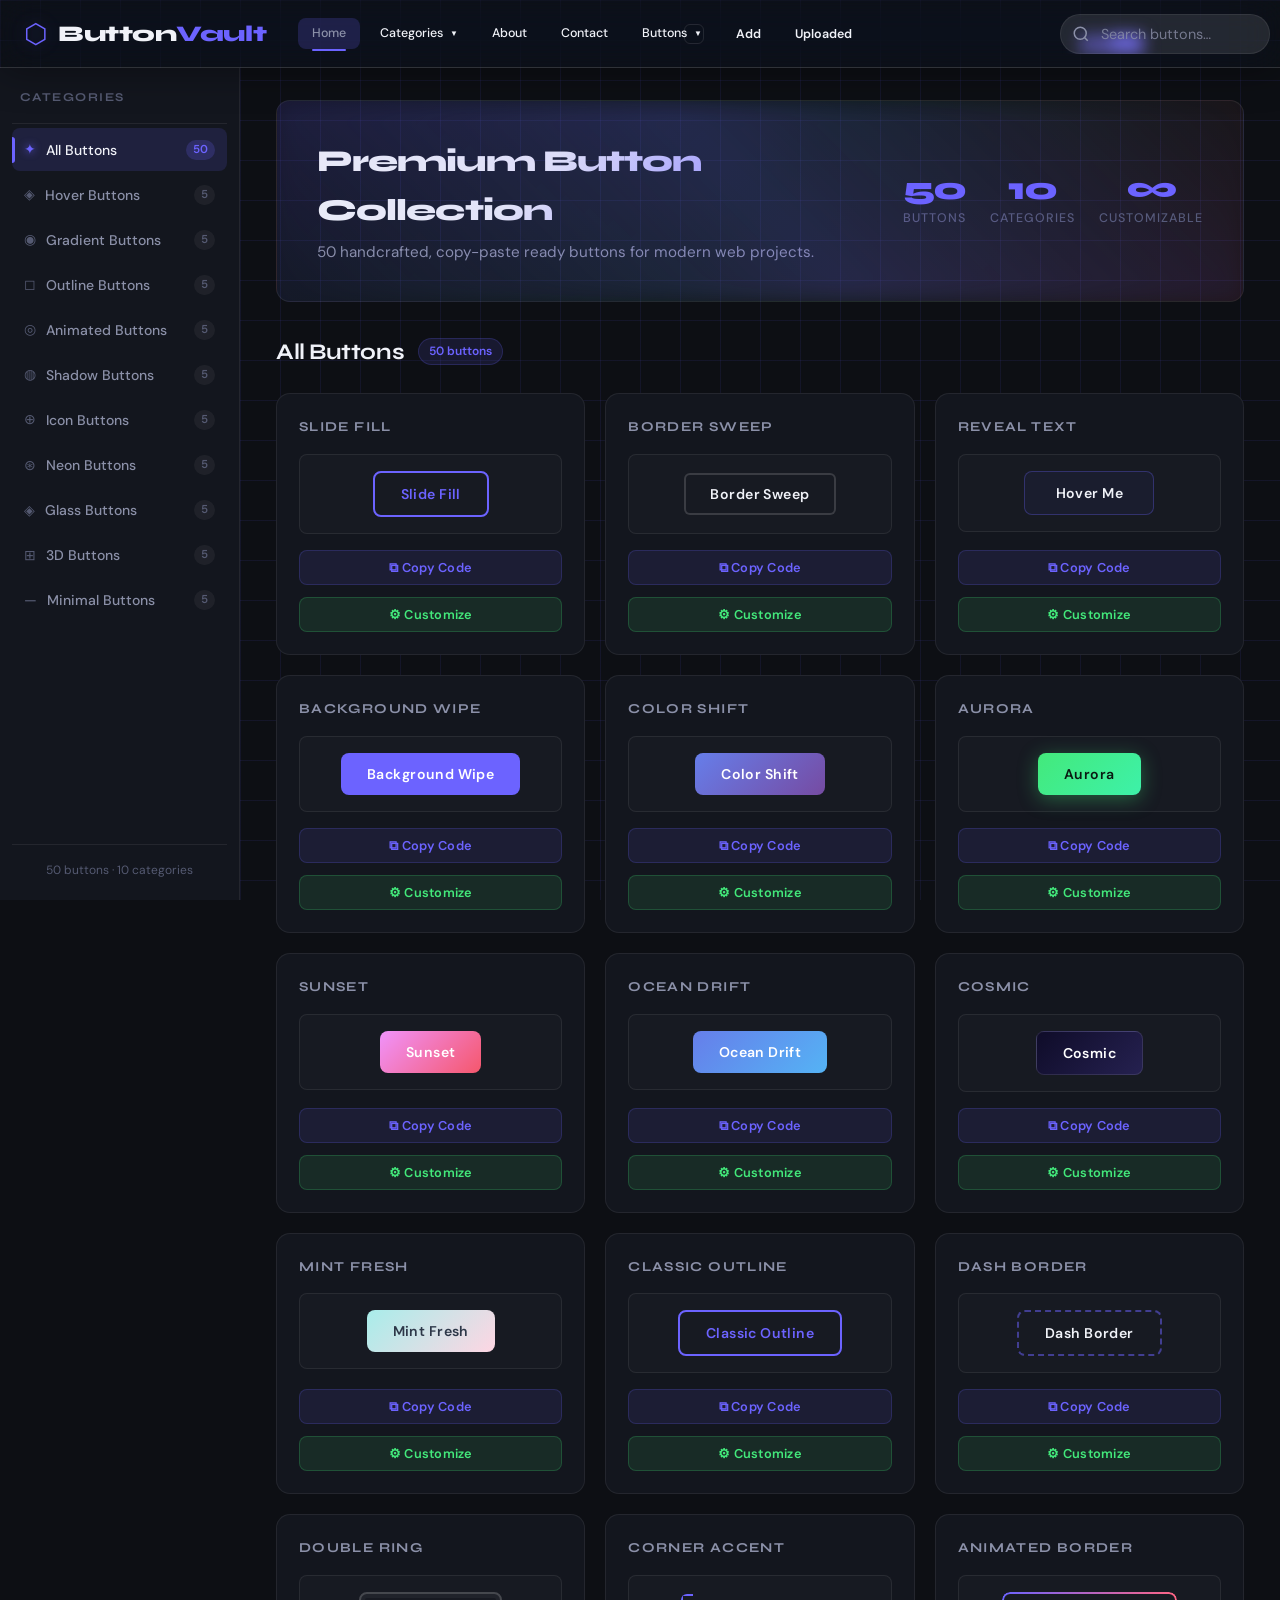
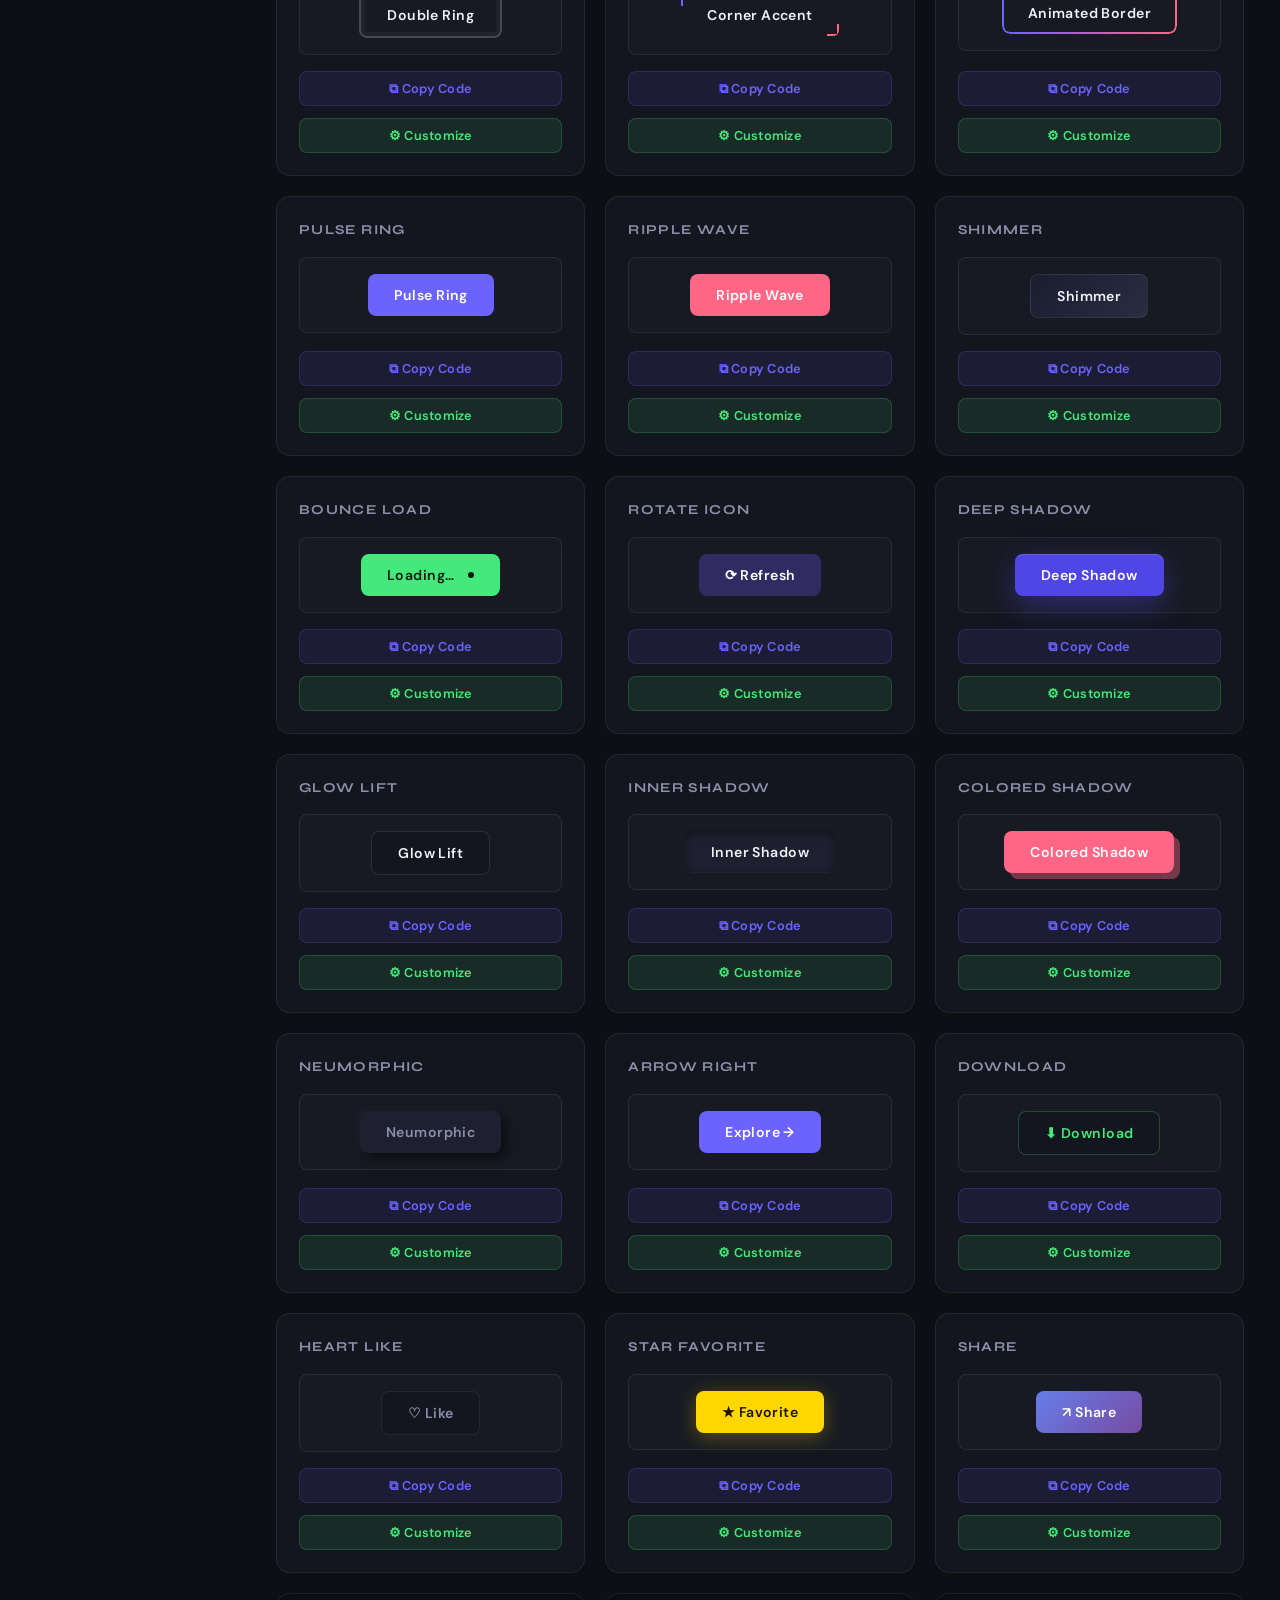
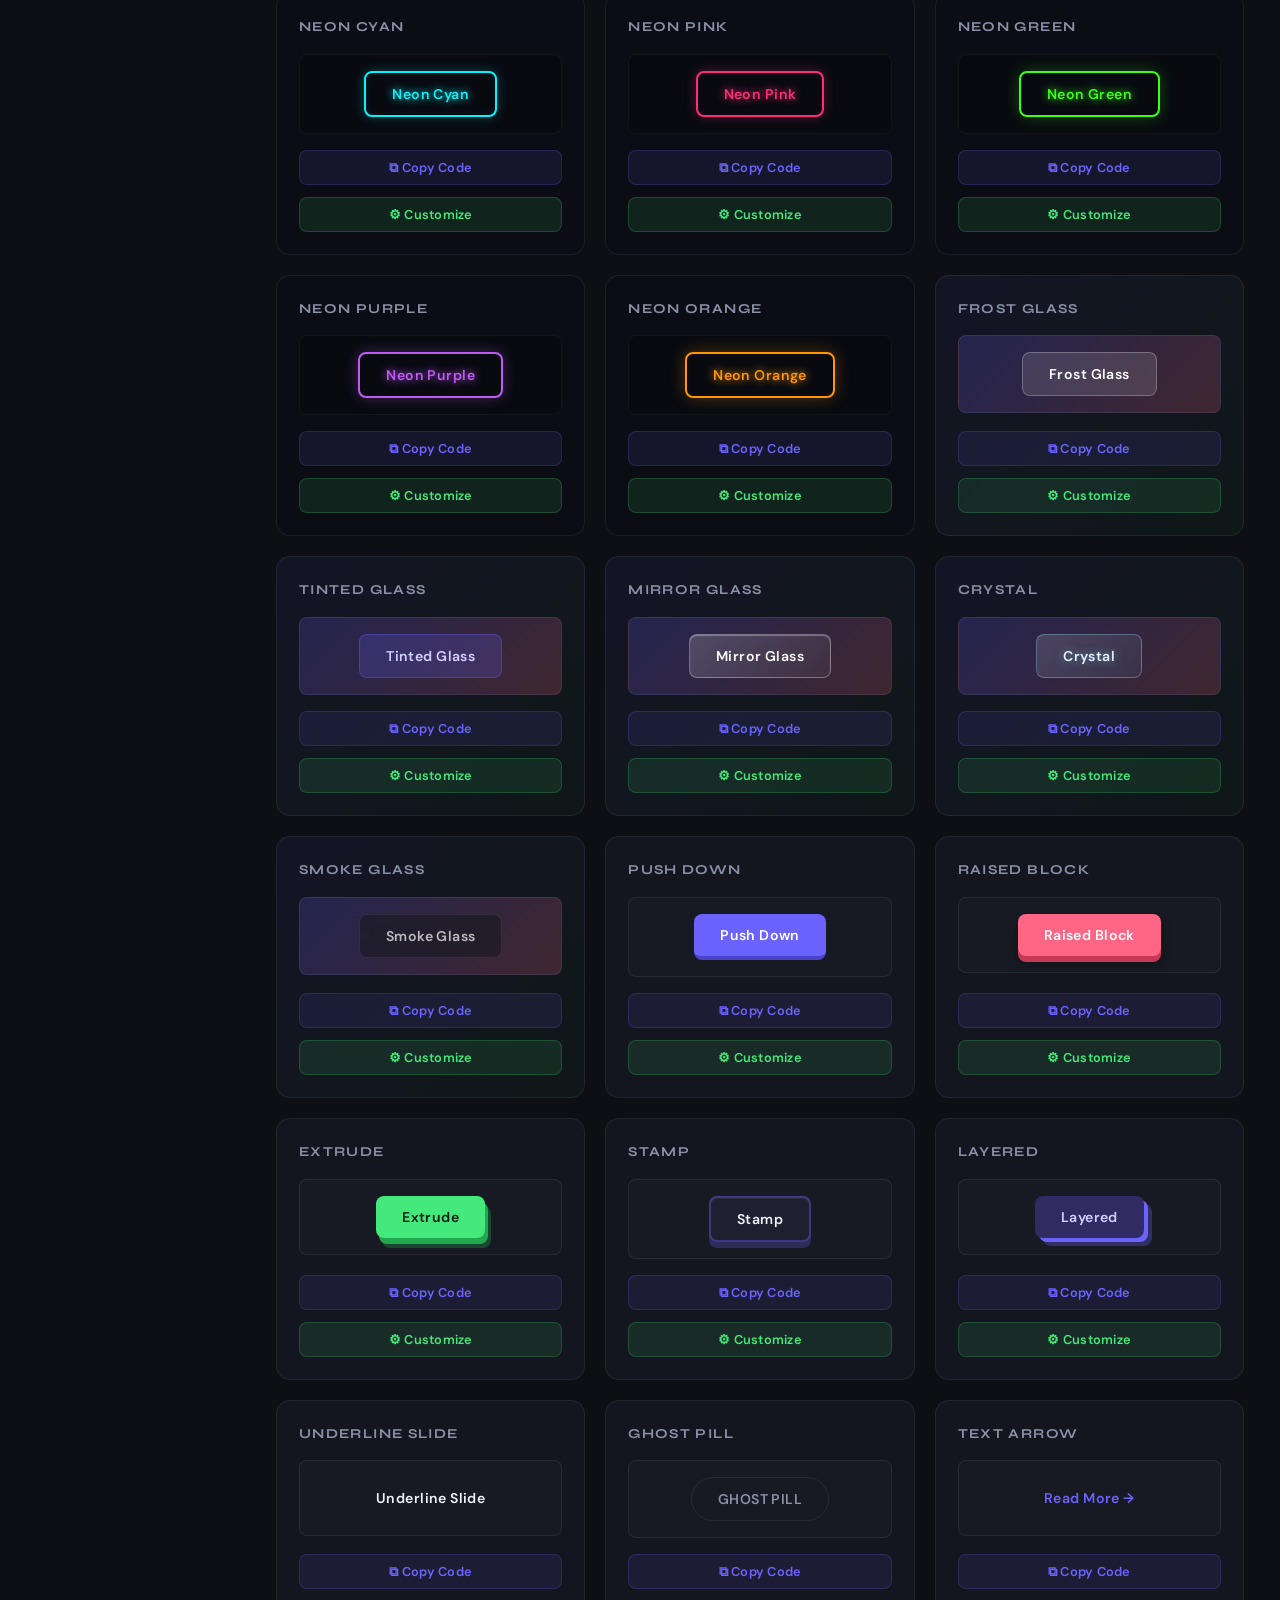
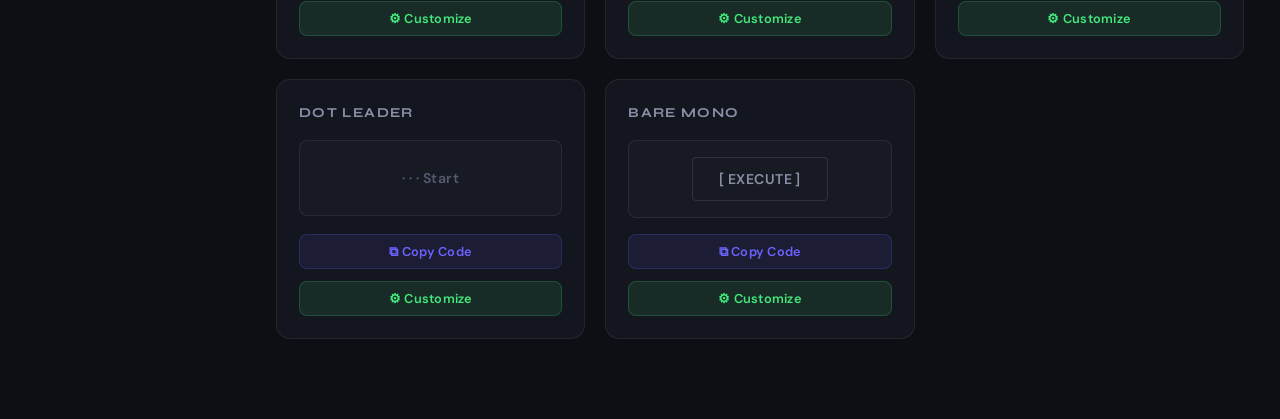
<file: index.html>
<!DOCTYPE html>
<html lang="en">

<head>
  <meta charset="UTF-8" />
  <meta name="viewport" content="width=device-width, initial-scale=1.0" />
  <title>ButtonVault — Premium UI Button Gallery</title>
  <link rel="preconnect" href="https://fonts.googleapis.com" />
  <link
    href="https://fonts.googleapis.com/css2?family=Syne:wght@400;600;700;800&family=DM+Sans:wght@300;400;500;600&display=swap"
    rel="stylesheet" />
  <link rel="stylesheet" href="css/style.css" />
  <!-- <link rel="stylesheet" href="css/more buttons.css" /> -->
</head>

<body>
  <!-- ================= PRELOADER ================= -->
  <div id="preloader">
    <div class="spinner"></div>
    <div class="pre-text">Loading...</div>
  </div>
  <div class="outerOverlay">
    <!-- ===================== HEADER ===================== -->
    <header class="header" id="header">
      <div class="header-inner">
        <div class="logo">
          <span class="logo-icon" id="logoIcon">⬡</span>
          <span class="logo-text">Button<em>Vault</em></span>
        </div>

        <nav class="nav" id="nav">
          <a href="#" class="nav-link active">Home</a>

          <div class="nav-item has-dropdown">
            <a href="categories.html" class="nav-link">
              Categories <span class="chevron chevron1">▼</span>
            </a>
            <div class="dropdown-menu dropdown-menu1">
              <div class="dropdown-grid">
                <a href="#" class="dropdown-item" data-category="hover" style="cursor: default;">
                  <span class="drop-icon">◈</span>
                  <div class="drop-text">
                    <span class="drop-title">Hover Effects</span>
                    <span class="drop-desc">Transitions & interactions</span>
                  </div>
                </a>
                <a href="#" class="dropdown-item" data-category="gradient" style="cursor: default;">
                  <span class="drop-icon">◉</span>
                  <div class="drop-text">
                    <span class="drop-title">Gradients</span>
                    <span class="drop-desc">Modern color blends</span>
                  </div>
                </a>
                <a href="#" class="dropdown-item" data-category="animated" style="cursor: default;">
                  <span class="drop-icon">◎</span>
                  <div class="drop-text">
                    <span class="drop-title">Animations</span>
                    <span class="drop-desc">Infinite loops & pulses</span>
                  </div>
                </a>
                <a href="#" class="dropdown-item" data-category="glass" style="cursor: default;">
                  <span class="drop-icon">◈</span>
                  <div class="drop-text">
                    <span class="drop-title">Glassmorphism</span>
                    <span class="drop-desc">Frosted & translucent</span>
                  </div>
                </a>
              </div>
              <div class="dropdown-footer">
                <a href="categories.html">View All 10 Categories →</a>
              </div>
            </div>
          </div>

          <a href="about.html" class="nav-link">About</a>
          <a href="contact.html" class="nav-link">Contact</a>
          <!-- this is button five -->
          <div class="nav-item has-dropdown" id="viewSwitcher">
            <a href="javascript:void(0)" class="nav-link switcher-btn">
              <span class="active-indicator"></span>
              <span id="currentViewLabel">Buttons</span>
              <span class="chevron">▼</span>
            </a>

            <div class="dropdown-menu mini-dropdown">
              <div class="mode-links-group">
                <a href="#" class="mode-link active" data-value="buttons">
                  <span class="mode-icon">⬚</span>
                  <div class="mode-info">
                    <span class="mode-title">Buttons</span>
                    <span class="mode-desc">Interactive components</span>
                  </div>
                  <span class="active-tick">✓</span>
                </a>

                <a href="navbar-gallery.html" class="mode-link" data-value="navbars">
                  <span class="mode-icon">▤</span>
                  <div class="mode-info">
                    <span class="mode-title">Navbars</span>
                    <span class="mode-desc">Header layouts</span>
                  </div>
                  <span class="active-tick">✓</span>
                </a>
              </div>
            </div>
          </div>
          <!-- end of five -->
          <button class="nav-link-add nav-link" onclick="openAddButton()">Add</button>
          <button class="nav-link-add nav-link" onclick="openAddGallery()">Uploaded</button>
        </nav>

        <div class="header-right" for="search-input">
          <div class="search-wrap">
            <button class="search2" id="search2">
              <svg class="search-icon2" viewBox="0 0 24 24" fill="none" stroke="currentColor" stroke-width="2"
                style="color: var(--text-2);">
                <circle cx="11" cy="11" r="8" />
                <path d="m21 21-4.35-4.35" />
              </svg>
            </button>
            <input type="text" class="search-input" id="searchInput" placeholder="Search buttons…" />
            <svg class="search-icon" viewBox="0 0 24 24" fill="none" stroke="currentColor" stroke-width="2"
              style="color: var(--text-2);">
              <circle cx="11" cy="11" r="8" />
              <path d="m21 21-4.35-4.35" />
            </svg>
          </div>
          <button class="hamburger" id="hamburger">
            <span></span><span></span><span></span>
          </button>
        </div>
        <button class="search-bar-hide" id="searchBarHide" onclick="searchBarHide()">⨉</button>
      </div>
    </header>

    <!-- ===================== LAYOUT WRAPPER ===================== -->
    <div class="layout">

      <!-- ===================== SIDEBAR ===================== -->
      <aside class="sidebar" id="sidebar">
        <div class="sidebar-inner">
          <div class="sidebar-header">
            <span class="sidebar-title">Categories</span>
            <button class="sidebar-close" id="sidebarClose">✕</button>
          </div>

          <ul class="category-list" id="categoryList">
            <li class="category-item active" data-category="all">
              <span class="cat-icon">✦</span> All Buttons
              <span class="cat-count">50</span>
            </li>
            <li class="category-item" data-category="hover" id="category-item">
              <span class="cat-icon">◈</span> Hover Buttons
              <span class="cat-count">5</span>
            </li>
            <li class="category-item" data-category="gradient">
              <span class="cat-icon">◉</span> Gradient Buttons
              <span class="cat-count">5</span>
            </li>
            <li class="category-item" data-category="outline">
              <span class="cat-icon">◻</span> Outline Buttons
              <span class="cat-count">5</span>
            </li>
            <li class="category-item" data-category="animated">
              <span class="cat-icon">◎</span> Animated Buttons
              <span class="cat-count">5</span>
            </li>
            <li class="category-item" data-category="shadow">
              <span class="cat-icon">◍</span> Shadow Buttons
              <span class="cat-count">5</span>
            </li>
            <li class="category-item" data-category="icon">
              <span class="cat-icon">⊕</span> Icon Buttons
              <span class="cat-count">5</span>
            </li>
            <li class="category-item" data-category="neon">
              <span class="cat-icon">⊛</span> Neon Buttons
              <span class="cat-count">5</span>
            </li>
            <li class="category-item" data-category="glass">
              <span class="cat-icon">◈</span> Glass Buttons
              <span class="cat-count">5</span>
            </li>
            <li class="category-item" data-category="3d">
              <span class="cat-icon">⊞</span> 3D Buttons
              <span class="cat-count">5</span>
            </li>
            <li class="category-item" data-category="minimal">
              <span class="cat-icon">—</span> Minimal Buttons
              <span class="cat-count">5</span>
            </li>
          </ul>

          <div class="sidebar-footer">
            <span>50 buttons · 10 categories</span>
          </div>
        </div>
      </aside>

      <!-- Sidebar overlay for mobile -->
      <div class="sidebar-overlay" id="sidebarOverlay"></div>

      <!-- ===================== MAIN CONTENT ===================== -->
      <main class="main-content" id="mainContent">

        <!-- Hero Banner -->
        <section class="hero-banner">
          <div class="hero-text">
            <h1>Premium Button Collection</h1>
            <p>50 handcrafted, copy-paste ready buttons for modern web projects.</p>
          </div>
          <div class="hero-stats">
            <div class="stat"><span>50</span>Buttons</div>
            <div class="stat"><span>10</span>Categories</div>
            <div class="stat"><span>∞</span>Customizable</div>
          </div>
        </section>

        <!-- Section Title -->
        <div class="section-header" id="sectionTitle">
          <h2>All Buttons</h2>
          <span class="btn-count-badge">50 buttons</span>
        </div>

        <!-- ===================== BUTTON GRID ===================== -->
        <div class="btn-grid" id="btnGrid">

          <!-- ===== HOVER BUTTONS (1–5) ===== -->
          <div class="btnbox btnboxOutOfAnimation" data-category="hover" data-name="Slide Fill">
            <h3>Slide Fill</h3>
            <div class="btnbox-options-btn" data-id="1"><span></span><span></span><span></span></div>
            <div class="btnbox-options-tools" data-id="1">
              <button class="more-btn-opener" data-id="1" onclick="OpenMoreBtn()">MORE</button>
              <button class="check-btn-opener" data-id="1">Check</button>
            </div>
            <div class="btn-preview"><button class="btn-1">Slide Fill</button></div>
            <div class="btn-actions">
              <button class="copy-btn" data-id="1">⧉ Copy Code</button>
              <button class="cuscopy-btn" data-id="1">⚙ Customize</button>
            </div>
          </div>

          <div class="btnbox btnboxOutOfAnimation" data-category="hover" data-name="Border Sweep">
            <h3>Border Sweep</h3>
            <div class="btnbox-options-btn" data-id="2"><span></span><span></span><span></span></div>
            <div class="btnbox-options-tools" data-id="2">
              <button class="more-btn-opener" data-id="2" onclick="OpenMoreBtn()">MORE</button>
              <button class="check-btn-opener" data-id="2">Check</button>
            </div>
            <div class="btn-preview"><button class="btn-2">Border Sweep</button></div>
            <div class="btn-actions">
              <button class="copy-btn" data-id="2">⧉ Copy Code</button>
              <button class="cuscopy-btn" data-id="2">⚙ Customize</button>
            </div>
          </div>

          <div class="btnbox btnboxOutOfAnimation" data-category="hover" data-name="Reveal Text">
            <h3>Reveal Text</h3>
            <div class="btnbox-options-btn" data-id="3"><span></span><span></span><span></span></div>
            <div class="btnbox-options-tools" data-id="3">
              <button class="more-btn-opener" data-id="3" onclick="OpenMoreBtn()">MORE</button>
              <button class="check-btn-opener" data-id="3">Check</button>
            </div>
            <div class="btn-preview"><button class="btn-3"><span>Hover Me</span><span>Let's Go →</span></button></div>
            <div class="btn-actions">
              <button class="copy-btn" data-id="3">⧉ Copy Code</button>
              <button class="cuscopy-btn" data-id="3">⚙ Customize</button>
            </div>
          </div>

          <div class="btnbox btnboxOutOfAnimation" data-category="hover" data-name="Background Wipe">
            <h3>Background Wipe</h3>
            <div class="btnbox-options-btn" data-id="4"><span></span><span></span><span></span></div>
            <div class="btnbox-options-tools" data-id="4">
              <button class="more-btn-opener" data-id="4" onclick="OpenMoreBtn()">MORE</button>
              <button class="check-btn-opener" data-id="4">Check</button>
            </div>
            <div class="btn-preview"><button class="btn-4">Background Wipe</button></div>
            <div class="btn-actions">
              <button class="copy-btn" data-id="4">⧉ Copy Code</button>
              <button class="cuscopy-btn" data-id="4">⚙ Customize</button>
            </div>
          </div>

          <div class="btnbox btnboxOutOfAnimation" data-category="hover" data-name="Color Shift">
            <h3>Color Shift</h3>
            <div class="btnbox-options-btn" data-id="5"><span></span><span></span><span></span></div>
            <div class="btnbox-options-tools" data-id="5">
              <button class="more-btn-opener" data-id="5" onclick="OpenMoreBtn()">MORE</button>
              <button class="check-btn-opener" data-id="5">Check</button>
            </div>
            <div class="btn-preview"><button class="btn-5">Color Shift</button></div>
            <div class="btn-actions">
              <button class="copy-btn" data-id="5">⧉ Copy Code</button>
              <button class="cuscopy-btn" data-id="5">⚙ Customize</button>
            </div>
          </div>

          <!-- ===== GRADIENT BUTTONS (6–10) ===== -->
          <div class="btnbox btnboxOutOfAnimation" data-category="gradient" data-name="Aurora">
            <h3>Aurora</h3>
            <div class="btnbox-options-btn" data-id="6"><span></span><span></span><span></span></div>
            <div class="btnbox-options-tools" data-id="6">
              <button class="more-btn-opener" data-id="6" onclick="OpenMoreBtn()">MORE</button>
              <button class="check-btn-opener" data-id="6">Check</button>
            </div>
            <div class="btn-preview"><button class="btn-6">Aurora</button></div>
            <div class="btn-actions">
              <button class="copy-btn" data-id="6">⧉ Copy Code</button>
              <button class="cuscopy-btn" data-id="6">⚙ Customize</button>
            </div>
          </div>

          <div class="btnbox" data-category="gradient" data-name="Sunset">
            <h3>Sunset</h3>
            <div class="btnbox-options-btn" data-id="7"><span></span><span></span><span></span></div>
            <div class="btnbox-options-tools" data-id="7">
              <button class="more-btn-opener" data-id="7" onclick="OpenMoreBtn()">MORE</button>
              <button class="check-btn-opener" data-id="7">Check</button>
            </div>
            <div class="btn-preview"><button class="btn-7">Sunset</button></div>
            <div class="btn-actions">
              <button class="copy-btn" data-id="7">⧉ Copy Code</button>
              <button class="cuscopy-btn" data-id="7">⚙ Customize</button>
            </div>
          </div>

          <div class="btnbox" data-category="gradient" data-name="Ocean Drift">
            <h3>Ocean Drift</h3>
            <div class="btnbox-options-btn" data-id="8"><span></span><span></span><span></span></div>
            <div class="btnbox-options-tools" data-id="8">
              <button class="more-btn-opener" data-id="8" onclick="OpenMoreBtn()">MORE</button>
              <button class="check-btn-opener" data-id="8">Check</button>
            </div>
            <div class="btn-preview"><button class="btn-8">Ocean Drift</button></div>
            <div class="btn-actions">
              <button class="copy-btn" data-id="8">⧉ Copy Code</button>
              <button class="cuscopy-btn" data-id="8">⚙ Customize</button>
            </div>
          </div>

          <div class="btnbox" data-category="gradient" data-name="Cosmic">
            <h3>Cosmic</h3>
            <div class="btnbox-options-btn" data-id="9"><span></span><span></span><span></span></div>
            <div class="btnbox-options-tools" data-id="9">
              <button class="more-btn-opener" data-id="9" onclick="OpenMoreBtn()">MORE</button>
              <button class="check-btn-opener" data-id="9">Check</button>
            </div>
            <div class="btn-preview"><button class="btn-9">Cosmic</button></div>
            <div class="btn-actions">
              <button class="copy-btn" data-id="9">⧉ Copy Code</button>
              <button class="cuscopy-btn" data-id="9">⚙ Customize</button>
            </div>
          </div>

          <div class="btnbox" data-category="gradient" data-name="Mint Fresh">
            <h3>Mint Fresh</h3>
            <div class="btnbox-options-btn" data-id="10"><span></span><span></span><span></span></div>
            <div class="btnbox-options-tools" data-id="10">
              <button class="more-btn-opener" data-id="10" onclick="OpenMoreBtn()">MORE</button>
              <button class="check-btn-opener" data-id="10">Check</button>
            </div>
            <div class="btn-preview"><button class="btn-10">Mint Fresh</button></div>
            <div class="btn-actions">
              <button class="copy-btn" data-id="10">⧉ Copy Code</button>
              <button class="cuscopy-btn" data-id="10">⚙ Customize</button>
            </div>
          </div>

          <!-- ===== OUTLINE BUTTONS (11–15) ===== -->
          <div class="btnbox" data-category="outline" data-name="Classic Outline">
            <h3>Classic Outline</h3>
            <div class="btnbox-options-btn" data-id="11"><span></span><span></span><span></span></div>
            <div class="btnbox-options-tools" data-id="11">
              <button class="more-btn-opener" data-id="11" onclick="OpenMoreBtn()">MORE</button>
              <button class="check-btn-opener" data-id="11">Check</button>
            </div>
            <div class="btn-preview"><button class="btn-11">Classic Outline</button></div>
            <div class="btn-actions">
              <button class="copy-btn" data-id="11">⧉ Copy Code</button>
              <button class="cuscopy-btn" data-id="11">⚙ Customize</button>
            </div>
          </div>

          <div class="btnbox" data-category="outline" data-name="Dash Border">
            <h3>Dash Border</h3>
            <div class="btnbox-options-btn" data-id="12"><span></span><span></span><span></span></div>
            <div class="btnbox-options-tools" data-id="12">
              <button class="more-btn-opener" data-id="12" onclick="OpenMoreBtn()">MORE</button>
              <button class="check-btn-opener" data-id="12">Check</button>
            </div>
            <div class="btn-preview"><button class="btn-12">Dash Border</button></div>
            <div class="btn-actions">
              <button class="copy-btn" data-id="12">⧉ Copy Code</button>
              <button class="cuscopy-btn" data-id="12">⚙ Customize</button>
            </div>
          </div>

          <div class="btnbox" data-category="outline" data-name="Double Ring">
            <h3>Double Ring</h3>
            <div class="btnbox-options-btn" data-id="13"><span></span><span></span><span></span></div>
            <div class="btnbox-options-tools" data-id="13">
              <button class="more-btn-opener" data-id="13" onclick="OpenMoreBtn()">MORE</button>
              <button class="check-btn-opener" data-id="13">Check</button>
            </div>
            <div class="btn-preview"><button class="btn-13">Double Ring</button></div>
            <div class="btn-actions">
              <button class="copy-btn" data-id="13">⧉ Copy Code</button>
              <button class="cuscopy-btn" data-id="13">⚙ Customize</button>
            </div>
          </div>

          <div class="btnbox" data-category="outline" data-name="Corner Accent">
            <h3>Corner Accent</h3>
            <div class="btnbox-options-btn" data-id="14"><span></span><span></span><span></span></div>
            <div class="btnbox-options-tools" data-id="14">
              <button class="more-btn-opener" data-id="14" onclick="OpenMoreBtn()">MORE</button>
              <button class="check-btn-opener" data-id="14">Check</button>
            </div>
            <div class="btn-preview"><button class="btn-14">Corner Accent</button></div>
            <div class="btn-actions">
              <button class="copy-btn" data-id="14">⧉ Copy Code</button>
              <button class="cuscopy-btn" data-id="14">⚙ Customize</button>
            </div>
          </div>

          <div class="btnbox" data-category="outline" data-name="Animated Border">
            <h3>Animated Border</h3>
            <div class="btnbox-options-btn" data-id="15"><span></span><span></span><span></span></div>
            <div class="btnbox-options-tools" data-id="15">
              <button class="more-btn-opener" data-id="15" onclick="OpenMoreBtn()">MORE</button>
              <button class="check-btn-opener" data-id="15">Check</button>
            </div>
            <div class="btn-preview"><button class="btn-15">Animated Border</button></div>
            <div class="btn-actions">
              <button class="copy-btn" data-id="15">⧉ Copy Code</button>
              <button class="cuscopy-btn" data-id="15">⚙ Customize</button>
            </div>
          </div>

          <!-- ===== ANIMATED BUTTONS (16–20) ===== -->
          <div class="btnbox" data-category="animated" data-name="Pulse Ring">
            <h3>Pulse Ring</h3>
            <div class="btnbox-options-btn" data-id="16"><span></span><span></span><span></span></div>
            <div class="btnbox-options-tools" data-id="16">
              <button class="more-btn-opener" data-id="16" onclick="OpenMoreBtn()">MORE</button>
              <button class="check-btn-opener" data-id="16">Check</button>
            </div>
            <div class="btn-preview"><button class="btn-16">Pulse Ring</button></div>
            <div class="btn-actions">
              <button class="copy-btn" data-id="16">⧉ Copy Code</button>
              <button class="cuscopy-btn" data-id="16">⚙ Customize</button>
            </div>
          </div>

          <div class="btnbox" data-category="animated" data-name="Ripple Wave">
            <h3>Ripple Wave</h3>
            <div class="btnbox-options-btn" data-id="10"><span></span><span></span><span></span></div>
            <div class="btnbox-options-tools" data-id="17">
              <button class="more-btn-opener" data-id="17" onclick="OpenMoreBtn()">MORE</button>
              <button class="check-btn-opener" data-id="17">Check</button>
            </div>
            <div class="btn-preview"><button class="btn-17" id="rippleBtn">Ripple Wave</button></div>
            <div class="btn-actions">
              <button class="copy-btn" data-id="17">⧉ Copy Code</button>
              <button class="cuscopy-btn" data-id="17">⚙ Customize</button>
            </div>
          </div>

          <div class="btnbox" data-category="animated" data-name="Shimmer">
            <h3>Shimmer</h3>
            <div class="btnbox-options-btn" data-id="18"><span></span><span></span><span></span></div>
            <div class="btnbox-options-tools" data-id="18">
              <button class="more-btn-opener" data-id="18" onclick="OpenMoreBtn()">MORE</button>
              <button class="check-btn-opener" data-id="18">Check</button>
            </div>
            <div class="btn-preview"><button class="btn-18">Shimmer</button></div>
            <div class="btn-actions">
              <button class="copy-btn" data-id="18">⧉ Copy Code</button>
              <button class="cuscopy-btn" data-id="18">⚙ Customize</button>
            </div>
          </div>

          <div class="btnbox" data-category="animated" data-name="Bounce Load">
            <h3>Bounce Load</h3>
            <div class="btnbox-options-btn" data-id="19"><span></span><span></span><span></span></div>
            <div class="btnbox-options-tools" data-id="19">
              <button class="more-btn-opener" data-id="19" onclick="OpenMoreBtn()">MORE</button>
              <button class="check-btn-opener" data-id="19">Check</button>
            </div>
            <div class="btn-preview"><button class="btn-19">Loading…</button></div>
            <div class="btn-actions">
              <button class="copy-btn" data-id="19">⧉ Copy Code</button>
              <button class="cuscopy-btn" data-id="19">⚙ Customize</button>
            </div>
          </div>

          <div class="btnbox" data-category="animated" data-name="Rotate Icon">
            <h3>Rotate Icon</h3>
            <div class="btnbox-options-btn" data-id="20"><span></span><span></span><span></span></div>
            <div class="btnbox-options-tools" data-id="20">
              <button class="more-btn-opener" data-id="20" onclick="OpenMoreBtn()">MORE</button>
              <button class="check-btn-opener" data-id="20">Check</button>
            </div>
            <div class="btn-preview"><button class="btn-20">⟳ Refresh</button></div>
            <div class="btn-actions">
              <button class="copy-btn" data-id="20">⧉ Copy Code</button>
              <button class="cuscopy-btn" data-id="20">⚙ Customize</button>
            </div>
          </div>

          <!-- ===== SHADOW BUTTONS (21–25) ===== -->
          <div class="btnbox" data-category="shadow" data-name="Deep Shadow">
            <h3>Deep Shadow</h3>
            <div class="btnbox-options-btn" data-id="21"><span></span><span></span><span></span></div>
            <div class="btnbox-options-tools" data-id="21">
              <button class="more-btn-opener" data-id="21" onclick="OpenMoreBtn()">MORE</button>
              <button class="check-btn-opener" data-id="21">Check</button>
            </div>
            <div class="btn-preview"><button class="btn-21">Deep Shadow</button></div>
            <div class="btn-actions">
              <button class="copy-btn" data-id="21">⧉ Copy Code</button>
              <button class="cuscopy-btn" data-id="21">⚙ Customize</button>
            </div>
          </div>

          <div class="btnbox" data-category="shadow" data-name="Glow Lift">
            <h3>Glow Lift</h3>
            <div class="btnbox-options-btn" data-id="22"><span></span><span></span><span></span></div>
            <div class="btnbox-options-tools" data-id="22">
              <button class="more-btn-opener" data-id="22" onclick="OpenMoreBtn()">MORE</button>
              <button class="check-btn-opener" data-id="22">Check</button>
            </div>
            <div class="btn-preview"><button class="btn-22">Glow Lift</button></div>
            <div class="btn-actions">
              <button class="copy-btn" data-id="22">⧉ Copy Code</button>
              <button class="cuscopy-btn" data-id="22">⚙ Customize</button>
            </div>
          </div>

          <div class="btnbox" data-category="shadow" data-name="Inner Shadow">
            <h3>Inner Shadow</h3>
            <div class="btnbox-options-btn" data-id="23"><span></span><span></span><span></span></div>
            <div class="btnbox-options-tools" data-id="23">
              <button class="more-btn-opener" data-id="23" onclick="OpenMoreBtn()">MORE</button>
              <button class="check-btn-opener" data-id="23">Check</button>
            </div>
            <div class="btn-preview"><button class="btn-23">Inner Shadow</button></div>
            <div class="btn-actions">
              <button class="copy-btn" data-id="23">⧉ Copy Code</button>
              <button class="cuscopy-btn" data-id="23">⚙ Customize</button>
            </div>
          </div>

          <div class="btnbox" data-category="shadow" data-name="Colored Shadow">
            <h3>Colored Shadow</h3>
            <div class="btnbox-options-btn" data-id="24"><span></span><span></span><span></span></div>
            <div class="btnbox-options-tools" data-id="24">
              <button class="more-btn-opener" data-id="24" onclick="OpenMoreBtn()">MORE</button>
              <button class="check-btn-opener" data-id="24">Check</button>
            </div>
            <div class="btn-preview"><button class="btn-24">Colored Shadow</button></div>
            <div class="btn-actions">
              <button class="copy-btn" data-id="24">⧉ Copy Code</button>
              <button class="cuscopy-btn" data-id="24">⚙ Customize</button>
            </div>
          </div>

          <div class="btnbox" data-category="shadow" data-name="Neumorphic">
            <h3>Neumorphic</h3>
            <div class="btnbox-options-btn" data-id="25"><span></span><span></span><span></span></div>
            <div class="btnbox-options-tools" data-id="25">
              <button class="more-btn-opener" data-id="25" onclick="OpenMoreBtn()">MORE</button>
              <button class="check-btn-opener" data-id="25">Check</button>
            </div>
            <div class="btn-preview"><button class="btn-25">Neumorphic</button></div>
            <div class="btn-actions">
              <button class="copy-btn" data-id="25">⧉ Copy Code</button>
              <button class="cuscopy-btn" data-id="25">⚙ Customize</button>
            </div>
          </div>

          <!-- ===== ICON BUTTONS (26–30) ===== -->
          <div class="btnbox" data-category="icon" data-name="Arrow Right">
            <h3>Arrow Right</h3>
            <div class="btnbox-options-btn" data-id="26"><span></span><span></span><span></span></div>
            <div class="btnbox-options-tools" data-id="26">
              <button class="more-btn-opener" data-id="26" onclick="OpenMoreBtn()">MORE</button>
              <button class="check-btn-opener" data-id="26">Check</button>
            </div>
            <div class="btn-preview"><button class="btn-26">Explore →</button></div>
            <div class="btn-actions">
              <button class="copy-btn" data-id="26">⧉ Copy Code</button>
              <button class="cuscopy-btn" data-id="26">⚙ Customize</button>
            </div>
          </div>

          <div class="btnbox" data-category="icon" data-name="Download">
            <h3>Download</h3>
            <div class="btnbox-options-btn" data-id="27"><span></span><span></span><span></span></div>
            <div class="btnbox-options-tools" data-id="27">
              <button class="more-btn-opener" data-id="27" onclick="OpenMoreBtn()">MORE</button>
              <button class="check-btn-opener" data-id="27">Check</button>
            </div>
            <div class="btn-preview"><button class="btn-27">⬇ Download</button></div>
            <div class="btn-actions">
              <button class="copy-btn" data-id="27">⧉ Copy Code</button>
              <button class="cuscopy-btn" data-id="27">⚙ Customize</button>
            </div>
          </div>

          <div class="btnbox" data-category="icon" data-name="Heart Like">
            <h3>Heart Like</h3>
            <div class="btnbox-options-btn" data-id="28"><span></span><span></span><span></span></div>
            <div class="btnbox-options-tools" data-id="28">
              <button class="more-btn-opener" data-id="28" onclick="OpenMoreBtn()">MORE</button>
              <button class="check-btn-opener" data-id="28">Check</button>
            </div>
            <div class="btn-preview"><button class="btn-28">♡ Like</button></div>
            <div class="btn-actions">
              <button class="copy-btn" data-id="28">⧉ Copy Code</button>
              <button class="cuscopy-btn" data-id="28">⚙ Customize</button>
            </div>
          </div>

          <div class="btnbox" data-category="icon" data-name="Star Favorite">
            <h3>Star Favorite</h3>
            <div class="btnbox-options-btn" data-id="29"><span></span><span></span><span></span></div>
            <div class="btnbox-options-tools" data-id="29">
              <button class="more-btn-opener" data-id="29" onclick="OpenMoreBtn()">MORE</button>
              <button class="check-btn-opener" data-id="29">Check</button>
            </div>
            <div class="btn-preview"><button class="btn-29">★ Favorite</button></div>
            <div class="btn-actions">
              <button class="copy-btn" data-id="29">⧉ Copy Code</button>
              <button class="cuscopy-btn" data-id="29">⚙ Customize</button>
            </div>
          </div>

          <div class="btnbox" data-category="icon" data-name="Share">
            <h3>Share</h3>
            <div class="btnbox-options-btn" data-id="30"><span></span><span></span><span></span></div>
            <div class="btnbox-options-tools" data-id="30">
              <button class="more-btn-opener" data-id="30" onclick="OpenMoreBtn()">MORE</button>
              <button class="check-btn-opener" data-id="30">Check</button>
            </div>
            <div class="btn-preview"><button class="btn-30">↗ Share</button></div>
            <div class="btn-actions">
              <button class="copy-btn" data-id="30">⧉ Copy Code</button>
              <button class="cuscopy-btn" data-id="30">⚙ Customize</button>
            </div>
          </div>

          <!-- ===== NEON BUTTONS (31–35) ===== -->
          <div class="btnbox dark-card" data-category="neon" data-name="Neon Cyan">
            <h3>Neon Cyan</h3>
            <div class="btnbox-options-btn" data-id="31"><span></span><span></span><span></span></div>
            <div class="btnbox-options-tools" data-id="31">
              <button class="more-btn-opener" data-id="31" onclick="OpenMoreBtn()">MORE</button>
              <button class="check-btn-opener" data-id="31">Check</button>
            </div>
            <div class="btn-preview dark-preview"><button class="btn-31">Neon Cyan</button></div>
            <div class="btn-actions">
              <button class="copy-btn" data-id="31">⧉ Copy Code</button>
              <button class="cuscopy-btn" data-id="31">⚙ Customize</button>
            </div>
          </div>

          <div class="btnbox dark-card" data-category="neon" data-name="Neon Pink">
            <h3>Neon Pink</h3>
            <div class="btnbox-options-btn" data-id="32"><span></span><span></span><span></span></div>
            <div class="btnbox-options-tools" data-id="32">
              <button class="more-btn-opener" data-id="32" onclick="OpenMoreBtn()">MORE</button>
              <button class="check-btn-opener" data-id="32">Check</button>
            </div>
            <div class="btn-preview dark-preview"><button class="btn-32">Neon Pink</button></div>
            <div class="btn-actions">
              <button class="copy-btn" data-id="32">⧉ Copy Code</button>
              <button class="cuscopy-btn" data-id="32">⚙ Customize</button>
            </div>
          </div>

          <div class="btnbox dark-card" data-category="neon" data-name="Neon Green">
            <h3>Neon Green</h3>
            <div class="btnbox-options-btn" data-id="33"><span></span><span></span><span></span></div>
            <div class="btnbox-options-tools" data-id="33">
              <button class="more-btn-opener" data-id="33" onclick="OpenMoreBtn()">MORE</button>
              <button class="check-btn-opener" data-id="33">Check</button>
            </div>
            <div class="btn-preview dark-preview"><button class="btn-33">Neon Green</button></div>
            <div class="btn-actions">
              <button class="copy-btn" data-id="33">⧉ Copy Code</button>
              <button class="cuscopy-btn" data-id="33">⚙ Customize</button>
            </div>
          </div>

          <div class="btnbox dark-card" data-category="neon" data-name="Neon Purple">
            <h3>Neon Purple</h3>
            <div class="btnbox-options-btn" data-id="34"><span></span><span></span><span></span></div>
            <div class="btnbox-options-tools" data-id="34">
              <button class="more-btn-opener" data-id="34" onclick="OpenMoreBtn()">MORE</button>
              <button class="check-btn-opener" data-id="34">Check</button>
            </div>
            <div class="btn-preview dark-preview"><button class="btn-34">Neon Purple</button></div>
            <div class="btn-actions">
              <button class="copy-btn" data-id="34">⧉ Copy Code</button>
              <button class="cuscopy-btn" data-id="34">⚙ Customize</button>
            </div>
          </div>

          <div class="btnbox dark-card" data-category="neon" data-name="Neon Orange">
            <h3>Neon Orange</h3>
            <div class="btnbox-options-btn" data-id="35"><span></span><span></span><span></span></div>
            <div class="btnbox-options-tools" data-id="35">
              <button class="more-btn-opener" data-id="35" onclick="OpenMoreBtn()">MORE</button>
              <button class="check-btn-opener" data-id="35">Check</button>
            </div>
            <div class="btn-preview dark-preview"><button class="btn-35">Neon Orange</button></div>
            <div class="btn-actions">
              <button class="copy-btn" data-id="35">⧉ Copy Code</button>
              <button class="cuscopy-btn" data-id="35">⚙ Customize</button>
            </div>
          </div>

          <!-- ===== GLASS BUTTONS (36–40) ===== -->
          <div class="btnbox glass-card" data-category="glass" data-name="Frost Glass">
            <h3>Frost Glass</h3>
            <div class="btnbox-options-btn" data-id="36"><span></span><span></span><span></span></div>
            <div class="btnbox-options-tools" data-id="36">
              <button class="more-btn-opener" data-id="36" onclick="OpenMoreBtn()">MORE</button>
              <button class="check-btn-opener" data-id="36">Check</button>
            </div>
            <div class="btn-preview glass-preview"><button class="btn-36">Frost Glass</button></div>
            <div class="btn-actions">
              <button class="copy-btn" data-id="36">⧉ Copy Code</button>
              <button class="cuscopy-btn" data-id="36">⚙ Customize</button>
            </div>
          </div>

          <div class="btnbox glass-card" data-category="glass" data-name="Tinted Glass">
            <h3>Tinted Glass</h3>
            <div class="btnbox-options-btn" data-id="37"><span></span><span></span><span></span></div>
            <div class="btnbox-options-tools" data-id="37">
              <button class="more-btn-opener" data-id="37" onclick="OpenMoreBtn()">MORE</button>
              <button class="check-btn-opener" data-id="37">Check</button>
            </div>
            <div class="btn-preview glass-preview"><button class="btn-37">Tinted Glass</button></div>
            <div class="btn-actions">
              <button class="copy-btn" data-id="37">⧉ Copy Code</button>
              <button class="cuscopy-btn" data-id="37">⚙ Customize</button>
            </div>
          </div>

          <div class="btnbox glass-card" data-category="glass" data-name="Mirror Glass">
            <h3>Mirror Glass</h3>
            <div class="btnbox-options-btn" data-id="38"><span></span><span></span><span></span></div>
            <div class="btnbox-options-tools" data-id="38">
              <button class="more-btn-opener" data-id="38" onclick="OpenMoreBtn()">MORE</button>
              <button class="check-btn-opener" data-id="38">Check</button>
            </div>
            <div class="btn-preview glass-preview"><button class="btn-38">Mirror Glass</button></div>
            <div class="btn-actions">
              <button class="copy-btn" data-id="38">⧉ Copy Code</button>
              <button class="cuscopy-btn" data-id="38">⚙ Customize</button>
            </div>
          </div>

          <div class="btnbox glass-card" data-category="glass" data-name="Crystal">
            <h3>Crystal</h3>
            <div class="btnbox-options-btn" data-id="39"><span></span><span></span><span></span></div>
            <div class="btnbox-options-tools" data-id="39">
              <button class="more-btn-opener" data-id="39" onclick="OpenMoreBtn()">MORE</button>
              <button class="check-btn-opener" data-id="39">Check</button>
            </div>
            <div class="btn-preview glass-preview"><button class="btn-39">Crystal</button></div>
            <div class="btn-actions">
              <button class="copy-btn" data-id="39">⧉ Copy Code</button>
              <button class="cuscopy-btn" data-id="39">⚙ Customize</button>
            </div>
          </div>

          <div class="btnbox glass-card" data-category="glass" data-name="Smoke Glass">
            <h3>Smoke Glass</h3>
            <div class="btnbox-options-btn" data-id="40"><span></span><span></span><span></span></div>
            <div class="btnbox-options-tools" data-id="40">
              <button class="more-btn-opener" data-id="40" onclick="OpenMoreBtn()">MORE</button>
              <button class="check-btn-opener" data-id="40">Check</button>
            </div>
            <div class="btn-preview glass-preview"><button class="btn-40">Smoke Glass</button></div>
            <div class="btn-actions">
              <button class="copy-btn" data-id="40">⧉ Copy Code</button>
              <button class="cuscopy-btn" data-id="40">⚙ Customize</button>
            </div>
          </div>

          <!-- ===== 3D BUTTONS (41–45) ===== -->
          <div class="btnbox" data-category="3d" data-name="Push Down">
            <h3>Push Down</h3>
            <div class="btnbox-options-btn" data-id="41"><span></span><span></span><span></span></div>
            <div class="btnbox-options-tools" data-id="41">
              <button class="more-btn-opener" data-id="41" onclick="OpenMoreBtn()">MORE</button>
              <button class="check-btn-opener" data-id="41">Check</button>
            </div>
            <div class="btn-preview"><button class="btn-41">Push Down</button></div>
            <div class="btn-actions">
              <button class="copy-btn" data-id="41">⧉ Copy Code</button>
              <button class="cuscopy-btn" data-id="41">⚙ Customize</button>
            </div>
          </div>

          <div class="btnbox" data-category="3d" data-name="Raised Block">
            <h3>Raised Block</h3>
            <div class="btnbox-options-btn" data-id="42"><span></span><span></span><span></span></div>
            <div class="btnbox-options-tools" data-id="42">
              <button class="more-btn-opener" data-id="42" onclick="OpenMoreBtn()">MORE</button>
              <button class="check-btn-opener" data-id="42">Check</button>
            </div>
            <div class="btn-preview"><button class="btn-42">Raised Block</button></div>
            <div class="btn-actions">
              <button class="copy-btn" data-id="42">⧉ Copy Code</button>
              <button class="cuscopy-btn" data-id="42">⚙ Customize</button>
            </div>
          </div>

          <div class="btnbox" data-category="3d" data-name="Extrude">
            <h3>Extrude</h3>
            <div class="btnbox-options-btn" data-id="43"><span></span><span></span><span></span></div>
            <div class="btnbox-options-tools" data-id="43">
              <button class="more-btn-opener" data-id="43" onclick="OpenMoreBtn()">MORE</button>
              <button class="check-btn-opener" data-id="43">Check</button>
            </div>
            <div class="btn-preview"><button class="btn-43">Extrude</button></div>
            <div class="btn-actions">
              <button class="copy-btn" data-id="43">⧉ Copy Code</button>
              <button class="cuscopy-btn" data-id="43">⚙ Customize</button>
            </div>
          </div>

          <div class="btnbox" data-category="3d" data-name="Stamp">
            <h3>Stamp</h3>
            <div class="btnbox-options-btn" data-id="44"><span></span><span></span><span></span></div>
            <div class="btnbox-options-tools" data-id="44">
              <button class="more-btn-opener" data-id="44" onclick="OpenMoreBtn()">MORE</button>
              <button class="check-btn-opener" data-id="44">Check</button>
            </div>
            <div class="btn-preview"><button class="btn-44">Stamp</button></div>
            <div class="btn-actions">
              <button class="copy-btn" data-id="44">⧉ Copy Code</button>
              <button class="cuscopy-btn" data-id="44">⚙ Customize</button>
            </div>
          </div>

          <div class="btnbox" data-category="3d" data-name="Layered">
            <h3>Layered</h3>
            <div class="btnbox-options-btn" data-id="45"><span></span><span></span><span></span></div>
            <div class="btnbox-options-tools" data-id="45">
              <button class="more-btn-opener" data-id="45" onclick="OpenMoreBtn()">MORE</button>
              <button class="check-btn-opener" data-id="45">Check</button>
            </div>
            <div class="btn-preview"><button class="btn-45">Layered</button></div>
            <div class="btn-actions">
              <button class="copy-btn" data-id="45">⧉ Copy Code</button>
              <button class="cuscopy-btn" data-id="45">⚙ Customize</button>
            </div>
          </div>

          <!-- ===== MINIMAL BUTTONS (46–50) ===== -->
          <div class="btnbox" data-category="minimal" data-name="Underline Slide">
            <h3>Underline Slide</h3>
            <div class="btnbox-options-btn" data-id="46"><span></span><span></span><span></span></div>
            <div class="btnbox-options-tools" data-id="46">
              <button class="more-btn-opener" data-id="46" onclick="OpenMoreBtn()">MORE</button>
              <button class="check-btn-opener" data-id="46">Check</button>
            </div>
            <div class="btn-preview"><button class="btn-46">Underline Slide</button></div>
            <div class="btn-actions">
              <button class="copy-btn" data-id="46">⧉ Copy Code</button>
              <button class="cuscopy-btn" data-id="46">⚙ Customize</button>
            </div>
          </div>

          <div class="btnbox" data-category="minimal" data-name="Ghost Pill">
            <h3>Ghost Pill</h3>
            <div class="btnbox-options-btn" data-id="47"><span></span><span></span><span></span></div>
            <div class="btnbox-options-tools" data-id="47">
              <button class="more-btn-opener" data-id="47" onclick="OpenMoreBtn()">MORE</button>
              <button class="check-btn-opener" data-id="47">Check</button>
            </div>
            <div class="btn-preview"><button class="btn-47">Ghost Pill</button></div>
            <div class="btn-actions">
              <button class="copy-btn" data-id="47">⧉ Copy Code</button>
              <button class="cuscopy-btn" data-id="47">⚙ Customize</button>
            </div>
          </div>

          <div class="btnbox" data-category="minimal" data-name="Text Arrow">
            <h3>Text Arrow</h3>
            <div class="btnbox-options-btn" data-id="48"><span></span><span></span><span></span></div>
            <div class="btnbox-options-tools" data-id="48">
              <button class="more-btn-opener" data-id="48" onclick="OpenMoreBtn()">MORE</button>
              <button class="check-btn-opener" data-id="48">Check</button>
            </div>
            <div class="btn-preview"><button class="btn-48">Read More →</button></div>
            <div class="btn-actions">
              <button class="copy-btn" data-id="48">⧉ Copy Code</button>
              <button class="cuscopy-btn" data-id="48">⚙ Customize</button>
            </div>
          </div>

          <div class="btnbox" data-category="minimal" data-name="Dot Leader">
            <h3>Dot Leader</h3>
            <div class="btnbox-options-btn" data-id="49"><span></span><span></span><span></span></div>
            <div class="btnbox-options-tools" data-id="49">
              <button class="more-btn-opener" data-id="49" onclick="OpenMoreBtn()">MORE</button>
              <button class="check-btn-opener" data-id="49">Check</button>
            </div>
            <div class="btn-preview"><button class="btn-49">· · · Start</button></div>
            <div class="btn-actions">
              <button class="copy-btn" data-id="49">⧉ Copy Code</button>
              <button class="cuscopy-btn" data-id="49">⚙ Customize</button>
            </div>
          </div>

          <div class="btnbox" data-category="minimal" data-name="Bare Mono">
            <h3>Bare Mono</h3>
            <div class="btnbox-options-btn" data-id="50"><span></span><span></span><span></span></div>
            <div class="btnbox-options-tools" data-id="50">
              <button class="more-btn-opener" data-id="50" onclick="OpenMoreBtn()">MORE</button>
              <button class="check-btn-opener" data-id="50">Check</button>
            </div>
            <div class="btn-preview"><button class="btn-50">[ EXECUTE ]</button></div>
            <div class="btn-actions">
              <button class="copy-btn" data-id="50">⧉ Copy Code</button>
              <button class="cuscopy-btn" data-id="50">⚙ Customize</button>
            </div>
          </div>

        </div><!-- /btn-grid -->

        <!-- No results message -->
        <div class="no-results" id="noResults" style="display:none;">
          <p>No buttons found for "<span id="searchTerm"></span>"</p>
        </div>

      </main>
    </div><!-- /layout -->

    <!-- ==================goToTopButton=================== -->
    <button id="scrollTopBtn" onclick="scrollToTop()" title="Go to Top">↑</button>
    <!-- ===================== MODAL ===================== -->
    <div class="modal-overlay" id="modalOverlay">
      <div class="modal" id="modal">
        <div class="modal-header">
          <h3 class="modal-title" id="modalTitle">Button Code</h3>
          <div class="modal-tabs">
            <button class="tab-btn active" data-tab="html">HTML</button>
            <button class="tab-btn" data-tab="css">CSS</button>
            <button class="tab-btn" data-tab="js">JS</button>
          </div>
          <button class="modal-close" id="modalClose">✕</button>
        </div>
        <div class="modal-body">
          <div class="code-panel active" id="htmlPanel">
            <pre><code id="htmlCode"></code></pre>
          </div>
          <div class="code-panel" id="cssPanel">
            <pre><code id="cssCode"></code></pre>
          </div>
          <div class="code-panel" id="jsPanel">
            <pre><code id="jsCode"></code></pre>
          </div>
        </div>
        <div class="modal-footer">
          <button class="modal-copy-btn" id="modalCopyBtn">⧉ Copy to Clipboard</button>
          <button class="export-main-btn" id="exportBtn">⤓ Export</button>
          <span class="copy-confirm" id="copyConfirm">✓ Copied!</span>
        </div>
      </div>
    </div>
    <div class="export-portal-card" id="exportMenu">
      <div class="export-portal-header">
        <span>Download Source</span>
        <button id="closeExport">✕</button>
      </div>
      <div class="export-portal-body">
        <div class="export-item" data-type="html">
          <div class="icon html">HTML</div>
          <div class="text"><strong>Web Bundle</strong><small>.html</small></div>
        </div>
        <div class="export-item" data-type="json">
          <div class="icon json">JSON</div>
          <div class="text"><strong>Data Object</strong><small>.json</small></div>
        </div>
        <div class="export-item" data-type="txt">
          <div class="icon txt">TXT</div>
          <div class="text"><strong>Source Text</strong><small>.txt</small></div>
        </div>
      </div>
    </div>

    <!-- ===================== ADD BUTTONS ===================== -->

    <section class="add-button" id="addbutton" style="overflow: auto;border-radius: 20px;padding: 10px;">
      <div class="addd-gallery">
        <header class="addlab-header">
          <div class="addlogo">Button<em>Vault</em></div>
          <div class="addheader-actions">
            <button class="addbtn-ui addbtn-secondary" onclick="resetEditor()">Reset</button>
            <button class="addbtn-ui addbtn-primary" id="addpublishBtn">✦ Publish to Vault</button>
            <button class="addClose" id="addClose" onclick="closeAddButton()">✕</button>
          </div>
        </header>
        <section class="addworkspace">
          <!-- <button class="modal-close" id="modalClose">✕</button> -->

          <div class="addeditor-pane">
            <div class="addtab-bar">
              <button class="addtab-btn active" id="addHTMLButton" data-type="html"
                onclick="switchHtmlTab()">HTML</button>
              <button class="addtab-btn" data-type="css" id="addCSSButton" onclick="switchcssTab()">CSS</button>
              <button class="addtab-btn" data-type="js" id="addJSButton" onclick="switchjsTab()">JS</button>
            </div>
            <div class="addcode-area" id="addcode-area">
              <textarea id="addhtmlCode" class="addcode-input active"
                placeholder="<button class='my-btn'>Action</button>"></textarea>
              <textarea id="addcssCode" class="addcode-input" placeholder=".my-btn { padding: 10px 20px; }"></textarea>
              <textarea id="addjsCode" class="addcode-input" placeholder="// console.log('hello');"></textarea>
            </div>
          </div>
          <div class="addpreview-pane">
            <div class="addpreview-label">Live Canvas

              <hr class="hr">
            </div>
            <div id="addliveCanvas"></div>
          </div>
      </div>
      <div class="uploadButton" id="uploadButton">
        <div class="innerUploadButton">
          <div class="ticicon">
            <h2>✓</h2>
          </div>
          <h1>Done!</h1>
          <p class="firstp">Your button is successfully uploaded...</p>
          <p class="secondp">Do you want to add more buttons?</p>
          <div class="uploadButtons" id="uploadButtons">
            <button class="uploadButtonCencel" onclick="closeComDone()">Cencel</button>
            <button class="uploadButtonMore" onclick="closeDone()">Add More</button>
          </div>
        </div>
      </div>
    </section>
    <div class="thanksOverlay" id="thanksOverlay">
      <div class="thanks" id="thanks">
        <div class="thanksIcon">❤</div>
        <div class="thanksText">Thanks for Uploading!</div>
        <div class="thanksPara">We are very very thankful to you for uploading Your Button</div>
      </div>
    </div>

    <!-- <div id="codeModal" class="modal">
            <div class="modal-content">
                <div id="modalBody"></div>
                <button class="btn-ui btn-secondary" style="width:100%" onclick="closeModal()">Close</button>
            </div>
        </div> -->

    </section>
    <section class="addGallery" id="addGallery">
      <section class="addlab-gallery">
        <button class="addclose-x addcloseGallery" onclick="closeAddGallery()">&times;</button>
        <h3 style="margin-bottom: 20px; font-family: 'Syne';">Community Vault</h3>
        <hr>
        <div class="addgallery-grid" id="addgalleryGrid"></div>
      </section>

      <div id="addcodeModal" class="addmodal">
        <div class="addmodal-content">
          <div class="addmodal-header">
            <h3>Component Source</h3>
            <button class="addclose-x" onclick="addcloseModal()">&times;</button>
          </div>

          <div id="addmodalBody" class="addmodal-scroll-area">
          </div>

          <div class="addmodal-footer">
            <button class="addbtn-ui btn-primary" id="addcopyVaultCode">Copy Full Code</button>
          </div>
        </div>
      </div>
      <div id="adddeleteModal" class="addconfirm-overlay">
        <div class="addconfirm-card">
          <div class="adddanger-icon">
            <svg viewBox="0 0 24 24" fill="none" stroke="currentColor" stroke-width="2">
              <path d="M3 6h18m-2 0v14a2 2 0 01-2 2H7a2 2 0 01-2-2V6m3 0V4a2 2 0 012-2h4a2 2 0 012 2v2M10 11v6m4-6v6" />
            </svg>
          </div>
          <h2>Confirm Deletion</h2>
          <p>This will permanently remove the button from your vault. This action cannot be undone.</p>
          <div class="addconfirm-actions">
            <button class="addbtn-ui addbtn-secondary" onclick="closeDeleteModal()">Keep it</button>
            <button class="addbtn-ui addbtn-danger" id="addconfirmDeleteBtn">Yes, Delete</button>
          </div>
        </div>
      </div>
      <div id="adminModal" class="addconfirm-overlay">
        <div class="addconfirm-card">
          <div class="adddanger-icon" style="background: rgba(108, 99, 255, 0.1); color: var(--accent);">
            <svg viewBox="0 0 24 24" fill="none" stroke="currentColor" stroke-width="2" width="30" height="30">
              <rect x="3" y="11" width="18" height="11" rx="2" ry="2"></rect>
              <path d="M7 11V7a5 5 0 0110 0v4"></path>
            </svg>
          </div>

          <h2>Admin Access</h2>
          <p>Please enter your vault key to reveal management tools.</p>

          <input type="password" id="adminPassInput" placeholder="Password..."
            style="width: 100%; padding: 12px; margin: 20px 0; border-radius: 8px; border: 1px solid var(--border-h); background: var(--bg); color: #43e97b; outline: none; text-align: center; font-family: 'Fira Code', monospace;">

          <div class="addconfirm-actions">
            <button class="addbtn-ui addbtn-secondary" onclick="closeAdminModal()">Cancel</button>
            <button class="addbtn-ui addbtn-primary" id="adminSubmitBtn">Unlock</button>
          </div>
        </div>
      </div>
    </section>

    <!-- now -->
    <!-- ===================== EMPEROR WEBIX - COMPANY CV CARD ===================== -->
    <div class="logo-image" id="logo-image">
      <div class="logo-image-wrapper">
        <div class="logo-image-close" id="logo-image-close">&times;</div>
        <img src="logo.png" alt="">
      </div>
    </div>
    <div class="company-cv-overlay" id="companyCVOverlay">
      <div class="company-cv-card">
        <button class="company-cv-close" id="companyCVClose">✕</button>

        <!-- ===== HEADER SECTION ===== -->
        <div class="cv-header">
          <div class="cv-header-bg"></div>
          <div class="cv-profile">
            <div class="cv-logo-wrapper" id="cv-logo-wrapper">
              <img src="logo.png" alt="⚡">
            </div>
            <div class="cv-title">
              <h1>EMPEROR <span>WEBIX</span></h1>
              <p class="cv-tagline">Premium Web Development & Creative Agency</p>
              <div class="cv-rating">
                <span class="cv-star">★</span><span class="cv-star">★</span><span class="cv-star">★</span><span
                  class="cv-star">★</span><span class="cv-star">★</span>
                <span class="cv-rating-text">5.0 (48 reviews)</span>
              </div>
            </div>
          </div>
          <div class="cv-quick-stats">
            <div class="cv-quick-stat">
              <span class="cv-q-number">7+</span>
              <span class="cv-q-label">Years</span>
            </div>
            <div class="cv-quick-stat">
              <span class="cv-q-number">120+</span>
              <span class="cv-q-label">Projects</span>
            </div>
            <div class="cv-quick-stat">
              <span class="cv-q-number">50+</span>
              <span class="cv-q-label">Clients</span>
            </div>
            <div class="cv-quick-stat">
              <span class="cv-q-number">24/7</span>
              <span class="cv-q-label">Support</span>
            </div>
          </div>
        </div>

        <!-- ===== TABS NAVIGATION ===== -->
        <div class="cv-tabs">
          <button class="cv-tab-btn active" data-tab="about">📋 About</button>
          <button class="cv-tab-btn" data-tab="projects">🚀 Projects</button>
          <button class="cv-tab-btn" data-tab="skills">⚡ Skills</button>
          <button class="cv-tab-btn" data-tab="experience">💼 Experience</button>
          <a href="contact.html"><button class="cv-tab-btn" data-tab="contact">📞 Contact</button></a>
        </div>

        <!-- ===== TAB CONTENT ===== -->
        <div class="cv-tab-content">

          <!-- === ABOUT TAB === -->
          <div class="cv-tab-pane active" id="tab-about">
            <div class="cv-about-grid">
              <div class="cv-about-left">
                <h3>Company Overview</h3>
                <p class="cv-bio">EMPEROR WEBIX is a full-service digital agency specializing in creating powerful web
                  experiences. We combine cutting-edge technology with creative design to build solutions that drive
                  results.</p>

                <div class="cv-mission">
                  <h4>🎯 Mission</h4>
                  <p>To deliver exceptional digital products that empower businesses and delight users through
                    innovative
                    design and flawless execution.</p>
                </div>

                <div class="cv-vision">
                  <h4>🔮 Vision</h4>
                  <p>To become the leading force in web innovation, setting new standards for interactive experiences
                    and
                    pushing the boundaries of what's possible online.</p>
                </div>

                <div class="cv-values">
                  <h4>💎 Core Values</h4>
                  <div class="cv-values-grid">
                    <span class="cv-value-tag">Innovation</span>
                    <span class="cv-value-tag">Quality</span>
                    <span class="cv-value-tag">Integrity</span>
                    <span class="cv-value-tag">Client-First</span>
                    <span class="cv-value-tag">Creativity</span>
                    <span class="cv-value-tag">Excellence</span>
                  </div>
                </div>
              </div>

              <div class="cv-about-right">
                <div class="cv-awards">
                  <h3>🏆 Awards & Recognition</h3>
                  <ul class="cv-award-list">
                    <li><span class="cv-award-year">2024</span> Awwwards - Site of the Day</li>
                    <li><span class="cv-award-year">2023</span> CSS Design Awards - UI Design Winner</li>
                    <li><span class="cv-award-year">2023</span> Webby Awards - Honoree</li>
                    <li><span class="cv-award-year">2022</span> FWA - Mobile Excellence</li>
                    <li><span class="cv-award-year">2022</span> Red Dot Design - Winner</li>
                  </ul>
                </div>

                <div class="cv-testimonials">
                  <h3>🗣️ Client Testimonials</h3>
                  <div class="cv-testimonial-slider">
                    <div class="cv-testimonial active">
                      <p>"EMPEROR WEBIX transformed our online presence completely. Their attention to detail is
                        unmatched."</p>
                      <div class="cv-testimonial-author">
                        <strong>Sarah Johnson</strong>
                        <span>CEO, TechFlow</span>
                      </div>
                    </div>
                  </div>
                </div>
              </div>
            </div>
          </div>

          <!-- === PROJECTS TAB === -->
          <div class="cv-tab-pane" id="tab-projects">
            <h3 class="cv-section-title">Featured Projects</h3>
            <div class="cv-project-filters">
              <button class="cv-filter-btn active" data-filter="all">All</button>
              <button class="cv-filter-btn" data-filter="web">Web Apps</button>
              <button class="cv-filter-btn" data-filter="ecommerce">E-commerce</button>
              <button class="cv-filter-btn" data-filter="portfolio">Portfolios</button>
              <button class="cv-filter-btn" data-filter="dashboard">Dashboards</button>
            </div>

            <div class="cv-projects-grid">
              <!-- Project 1 -->
              <div class="cv-project-card" data-category="web dashboard">
                <div class="cv-project-preview">
                  <!-- <img src="https://via.placeholder.com/300x180/6c63ff/ffffff?text=Analytics+Pro" alt="Analytics Pro"> -->
                  <div class="cv-project-overlay">
                    <a href="#" class="cv-project-link">🔗 Live Demo</a>
                    <a href="#" class="cv-project-link">📁 Code</a>
                  </div>
                </div>
                <div class="cv-project-info">
                  <h4>Analytics Pro Dashboard</h4>
                  <p>Real-time analytics platform with interactive charts</p>
                  <div class="cv-project-tech">
                    <span>React</span><span>D3.js</span><span>Node.js</span>
                  </div>
                </div>
              </div>

              <!-- Project 2 -->
              <div class="cv-project-card" data-category="ecommerce">
                <div class="cv-project-preview">
                  <!-- <img src="https://via.placeholder.com/300x180/ff6584/ffffff?text=Fashion+Store" alt="Fashion Store"> -->
                  <div class="cv-project-overlay">
                    <a href="#" class="cv-project-link">🔗 Live Demo</a>
                    <a href="#" class="cv-project-link">📁 Code</a>
                  </div>
                </div>
                <div class="cv-project-info">
                  <h4>Luxe Fashion Store</h4>
                  <p>Premium e-commerce with seamless checkout</p>
                  <div class="cv-project-tech">
                    <span>Vue.js</span><span>Stripe</span><span>Laravel</span>
                  </div>
                </div>
              </div>

              <!-- Project 3 -->
              <div class="cv-project-card" data-category="portfolio">
                <div class="cv-project-preview">
                  <!-- <img src="https://via.placeholder.com/300x180/43e97b/ffffff?text=Artist+Portfolio" -->
                  alt="Artist Portfolio">
                  <div class="cv-project-overlay">
                    <a href="#" class="cv-project-link">🔗 Live Demo</a>
                    <a href="#" class="cv-project-link">📁 Code</a>
                  </div>
                </div>
                <div class="cv-project-info">
                  <h4>Artist Portfolio</h4>
                  <p>Creative portfolio with 3D gallery</p>
                  <div class="cv-project-tech">
                    <span>Three.js</span><span>GSAP</span><span>WordPress</span>
                  </div>
                </div>
              </div>

              <!-- Project 4 -->
              <div class="cv-project-card" data-category="web">
                <div class="cv-project-preview">
                  <!-- <img src="https://via.placeholder.com/300x180/6c63ff/ffffff?text=Task+Manager" alt="Task Manager"> -->
                  <div class="cv-project-overlay">
                    <a href="#" class="cv-project-link">🔗 Live Demo</a>
                    <a href="#" class="cv-project-link">📁 Code</a>
                  </div>
                </div>
                <div class="cv-project-info">
                  <h4>TaskFlow Manager</h4>
                  <p>Team collaboration and task management</p>
                  <div class="cv-project-tech">
                    <span>Angular</span><span>Firebase</span><span>RxJS</span>
                  </div>
                </div>
              </div>

              <!-- Project 5 -->
              <div class="cv-project-card" data-category="ecommerce dashboard">
                <div class="cv-project-preview">
                  <!-- <img src="https://via.placeholder.com/300x180/ff6584/ffffff?text=Inventory+System" -->
                  alt="Inventory System">
                  <div class="cv-project-overlay">
                    <a href="#" class="cv-project-link">🔗 Live Demo</a>
                    <a href="#" class="cv-project-link">📁 Code</a>
                  </div>
                </div>
                <div class="cv-project-info">
                  <h4>Smart Inventory System</h4>
                  <p>Real-time inventory management</p>
                  <div class="cv-project-tech">
                    <span>Next.js</span><span>MongoDB</span><span>Socket.io</span>
                  </div>
                </div>
              </div>

              <!-- Project 6 -->
              <div class="cv-project-card" data-category="web">
                <div class="cv-project-preview">
                  <!-- <img src="https://via.placeholder.com/300x180/43e97b/ffffff?text=Social+App" alt="Social App"> -->
                  <div class="cv-project-overlay">
                    <a href="#" class="cv-project-link">🔗 Live Demo</a>
                    <a href="#" class="cv-project-link">📁 Code</a>
                  </div>
                </div>
                <div class="cv-project-info">
                  <h4>Connect Social App</h4>
                  <p>Social platform for creatives</p>
                  <div class="cv-project-tech">
                    <span>React Native</span><span>GraphQL</span><span>AWS</span>
                  </div>
                </div>
              </div>
            </div>

            <div class="cv-view-more">
              <a href="#" class="cv-view-more-btn">View All Projects →</a>
            </div>
          </div>

          <!-- === SKILLS TAB === -->
          <div class="cv-tab-pane" id="tab-skills">
            <div class="cv-skills-section">
              <h3>Technical Expertise</h3>

              <div class="cv-skills-category">
                <h4>Frontend Development</h4>
                <div class="cv-skill-bars">
                  <div class="cv-skill-item">
                    <span class="cv-skill-name">HTML5 / CSS3</span>
                    <span class="cv-skill-percent">98%</span>
                    <div class="cv-skill-bar">
                      <div class="cv-skill-progress" style="width:98%"></div>
                    </div>
                  </div>
                  <div class="cv-skill-item">
                    <span class="cv-skill-name">JavaScript / ES6+</span>
                    <span class="cv-skill-percent">95%</span>
                    <div class="cv-skill-bar">
                      <div class="cv-skill-progress" style="width:95%"></div>
                    </div>
                  </div>
                  <div class="cv-skill-item">
                    <span class="cv-skill-name">React / Next.js</span>
                    <span class="cv-skill-percent">92%</span>
                    <div class="cv-skill-bar">
                      <div class="cv-skill-progress" style="width:92%"></div>
                    </div>
                  </div>
                  <div class="cv-skill-item">
                    <span class="cv-skill-name">Vue.js / Nuxt</span>
                    <span class="cv-skill-percent">88%</span>
                    <div class="cv-skill-bar">
                      <div class="cv-skill-progress" style="width:88%"></div>
                    </div>
                  </div>
                  <div class="cv-skill-item">
                    <span class="cv-skill-name">TypeScript</span>
                    <span class="cv-skill-percent">85%</span>
                    <div class="cv-skill-bar">
                      <div class="cv-skill-progress" style="width:85%"></div>
                    </div>
                  </div>
                </div>
              </div>

              <div class="cv-skills-category">
                <h4>Backend & Database</h4>
                <div class="cv-skill-bars">
                  <div class="cv-skill-item">
                    <span class="cv-skill-name">Node.js / Express</span>
                    <span class="cv-skill-percent">90%</span>
                    <div class="cv-skill-bar">
                      <div class="cv-skill-progress" style="width:90%"></div>
                    </div>
                  </div>
                  <div class="cv-skill-item">
                    <span class="cv-skill-name">Python / Django</span>
                    <span class="cv-skill-percent">85%</span>
                    <div class="cv-skill-bar">
                      <div class="cv-skill-progress" style="width:85%"></div>
                    </div>
                  </div>
                  <div class="cv-skill-item">
                    <span class="cv-skill-name">MongoDB</span>
                    <span class="cv-skill-percent">88%</span>
                    <div class="cv-skill-bar">
                      <div class="cv-skill-progress" style="width:88%"></div>
                    </div>
                  </div>
                  <div class="cv-skill-item">
                    <span class="cv-skill-name">PostgreSQL</span>
                    <span class="cv-skill-percent">84%</span>
                    <div class="cv-skill-bar">
                      <div class="cv-skill-progress" style="width:84%"></div>
                    </div>
                  </div>
                </div>
              </div>

              <div class="cv-skills-category">
                <h4>Design & Tools</h4>
                <div class="cv-skills-tags">
                  <span class="cv-tool-tag">Figma</span>
                  <span class="cv-tool-tag">Adobe XD</span>
                  <span class="cv-tool-tag">Photoshop</span>
                  <span class="cv-tool-tag">Illustrator</span>
                  <span class="cv-tool-tag">Webflow</span>
                  <span class="cv-tool-tag">Framer</span>
                  <span class="cv-tool-tag">Git</span>
                  <span class="cv-tool-tag">Docker</span>
                  <span class="cv-tool-tag">Jira</span>
                  <span class="cv-tool-tag">Figma</span>
                </div>
              </div>
            </div>
          </div>

          <!-- === EXPERIENCE TAB === -->
          <div class="cv-tab-pane" id="tab-experience">
            <h3 class="cv-section-title">Work History</h3>

            <div class="cv-timeline">
              <div class="cv-timeline-item">
                <div class="cv-timeline-dot"></div>
                <div class="cv-timeline-content">
                  <span class="cv-timeline-date">2022 - Present</span>
                  <h4>Lead Developer & Founder</h4>
                  <h5>EMPEROR WEBIX</h5>
                  <p>Leading a team of 8 developers, architecting complex web applications, and maintaining client
                    relationships. Delivered 50+ projects with 100% client satisfaction.</p>
                  <div class="cv-timeline-tags">
                    <span>React</span><span>Node.js</span><span>AWS</span><span>Team Leadership</span>
                  </div>
                </div>
              </div>

              <div class="cv-timeline-item">
                <div class="cv-timeline-dot"></div>
                <div class="cv-timeline-content">
                  <span class="cv-timeline-date">2019 - 2022</span>
                  <h4>Senior Frontend Developer</h4>
                  <h5>TechCorp Solutions</h5>
                  <p>Developed responsive web applications for enterprise clients. Implemented design systems and
                    optimized performance across 30+ projects.</p>
                  <div class="cv-timeline-tags">
                    <span>Vue.js</span><span>Angular</span><span>SCSS</span><span>Webpack</span>
                  </div>
                </div>
              </div>

              <div class="cv-timeline-item">
                <div class="cv-timeline-dot"></div>
                <div class="cv-timeline-content">
                  <span class="cv-timeline-date">2017 - 2019</span>
                  <h4>UI/UX Developer</h4>
                  <h5>Creative Studio</h5>
                  <p>Designed and developed interactive websites for creative agencies and artists. Focused on
                    animations
                    and micro-interactions.</p>
                  <div class="cv-timeline-tags">
                    <span>GSAP</span><span>Three.js</span><span>Figma</span><span>WordPress</span>
                  </div>
                </div>
              </div>
            </div>

            <div class="cv-education">
              <h3>Education</h3>
              <div class="cv-education-item">
                <span class="cv-edu-year">2016 - 2018</span>
                <h4>Master's in Computer Science</h4>
                <p>Stanford University - GPA: 3.9/4.0</p>
              </div>
              <div class="cv-education-item">
                <span class="cv-edu-year">2012 - 2016</span>
                <h4>Bachelor's in Software Engineering</h4>
                <p>MIT - GPA: 3.8/4.0</p>
              </div>
            </div>
          </div>

          <!-- === CONTACT TAB === -->
          <!-- <div class="cv-tab-pane" id="tab-contact">
              <div class="cv-contact-grid">
                <div class="cv-contact-info">
                  <h3>Get In Touch</h3>
                  <p>Ready to start your next project? Let's create something amazing together.</p>
    
                  <div class="cv-contact-details">
                    <div class="cv-contact-item">
                      <span class="cv-contact-icon">📧</span>
                      <div>
                        <h4>Email</h4>
                        <a href="mailto:hello@emperorwebix.com">hello@emperorwebix.com</a>
                      </div>
                    </div>
    
                    <div class="cv-contact-item">
                      <span class="cv-contact-icon">📱</span>
                      <div>
                        <h4>Phone</h4>
                        <a href="tel:+1234567890">+1 (234) 567-890</a>
                      </div>
                    </div>
    
                    <div class="cv-contact-item">
                      <span class="cv-contact-icon">📍</span>
                      <div>
                        <h4>Location</h4>
                        <p>San Francisco, CA / Remote Worldwide</p>
                      </div>
                    </div>
    
                    <div class="cv-contact-item">
                      <span class="cv-contact-icon">⏰</span>
                      <div>
                        <h4>Availability</h4>
                        <p>Mon-Fri: 9AM - 6PM (PST)</p>
                      </div>
                    </div>
                  </div>
                </div>
    
                <div class="cv-quick-contact">
                  <h3>Quick Message</h3>
                  <form class="cv-quick-form">
                    <input type="text" placeholder="Your Name" class="cv-form-input">
                    <input type="email" placeholder="Your Email" class="cv-form-input">
                    <textarea placeholder="Your Message" rows="4" class="cv-form-textarea"></textarea>
                    <button type="submit" class="cv-form-submit">Send Message →</button>
                  </form>
                </div>
              </div>
    
              <div class="cv-social-links">
                <h3>Connect With Us</h3>
                <div class="cv-social-grid">
                  <a href="#" class="cv-social-card">
                    <span class="cv-social-icon">💻</span>
                    <span>GitHub</span>
                  </a>
                  <a href="#" class="cv-social-card">
                    <span class="cv-social-icon">🔗</span>
                    <span>LinkedIn</span>
                  </a>
                  <a href="#" class="cv-social-card">
                    <span class="cv-social-icon">🐦</span>
                    <span>Twitter</span>
                  </a>
                  <a href="#" class="cv-social-card">
                    <span class="cv-social-icon">📷</span>
                    <span>Instagram</span>
                  </a>
                  <a href="#" class="cv-social-card">
                    <span class="cv-social-icon">📦</span>
                    <span>CodePen</span>
                  </a>
                  <a href="#" class="cv-social-card">
                    <span class="cv-social-icon">🎨</span>
                    <span>Dribbble</span>
                  </a>
                </div>
              </div>
            </div> -->
        </div>

        <!-- ===== FOOTER ===== -->
        <div class="cv-footer">
          <p>© 2025 EMPEROR WEBIX — Building the future, one line of code at a time</p>
        </div>
      </div>
    </div>
    <!-- nowEnd -->
    <!-- ===================Customizer================ -->
    <div class="cusmodal-overlay" id="cusmodalOverlay">
      <div class="cusmodal" id="cusmodal">

        <!-- Header -->
        <div class="cusmodal-header">
          <h3 class="cusmodal-title" id="cusmodalTitle">Button Customizer</h3>
          <button class="cusmodal-close" id="cusmodalClose">✕</button>
        </div>

        <!-- Main Content: 2-Column Split Layout -->
        <div class="cusmodal-split">

          <!-- LEFT PANEL: VISUAL CONTROLS -->
          <div class="cusmodal-controls">
            <div class="cuscontrols-header">
              <span class="cuscontrols-title">🎨 Visual Controls</span>
              <button class="cusreset-btn" id="cusresetBtn">⟳ <span class="cusreset-btn-span">Reset</span></button>
            </div>

            <div class="cuscontrols-scroll">

              <!-- Text Color -->

              <div class="cuscontrol-group">
                <label class="cuscontrol-label">Text Color</label>
                <div class="cuscolor-row">
                  <input type="color" id="cusTextColor" class="cuscolor-picker" value="#f0f2f8">
                  <input type="text" id="cusTextColorHex" class="cuscolor-hex" placeholder="#f0f2f8" value="#f0f2f8">
                </div>
              </div>

              <!-- Background Color with Transparent Option -->
              <div class="cuscontrol-group">
                <label class="cuscontrol-label">Background</label>
                <div class="cuscolor-row">
                  <input type="color" id="cusBgColor" class="cuscolor-picker" value="#6c63ff">
                  <input type="text" id="cusBgColorHex" class="cuscolor-hex" placeholder="#6c63ff">
                </div>

                <!-- Custom Styled Checkbox -->
                <label class="cuscheckbox-label" title="Make button background transparent">
                  <input type="checkbox" id="cusBgTransparent">
                  <span class="checkmark"></span>
                  <span class="checkbox-text">Transparent Background</span>
                </label>
              </div>

              <!-- Padding X (Left/Right) -->
              <div class="cuscontrol-group">
                <label class="cuscontrol-label">Padding (Left/Right)</label>
                <div class="cusslider-row">
                  <input type="range" id="cusPaddingX" min="0" max="60" value="26" class="cuscontrol-slider">
                  <span id="cusPaddingXVal" class="cuscontrol-value">26px</span>
                </div>
              </div>

              <!-- Padding Y (Top/Bottom) -->
              <div class="cuscontrol-group">
                <label class="cuscontrol-label">Padding (Top/Bottom)</label>
                <div class="cusslider-row">
                  <input type="range" id="cusPaddingY" min="0" max="40" value="12" class="cuscontrol-slider">
                  <span id="cusPaddingYVal" class="cuscontrol-value">12px</span>
                </div>
              </div>

              <!-- Border Radius -->
              <div class="cuscontrol-group">
                <label class="cuscontrol-label">Border Radius</label>
                <div class="cusslider-row">
                  <input type="range" id="cusBorderRadius" min="0" max="50" value="8" class="cuscontrol-slider">
                  <span id="cusBorderRadiusVal" class="cuscontrol-value">8px</span>
                </div>
              </div>

              <!-- Font Size -->
              <div class="cuscontrol-group">
                <label class="cuscontrol-label">Font Size</label>
                <div class="cusslider-row">
                  <input type="range" id="cusFontSize" min="10" max="32" value="14" class="cuscontrol-slider">
                  <span id="cusFontSizeVal" class="cuscontrol-value">14px</span>
                </div>
              </div>

              <!-- Font Weight -->
              <div class="cuscontrol-group">
                <label class="cuscontrol-label">Font Weight</label>
                <select id="cusFontWeight" class="cuscontrol-select">
                  <option value="400">Normal (400)</option>
                  <option value="500">Medium (500)</option>
                  <option value="600" selected>Semi-bold (600)</option>
                  <option value="700">Bold (700)</option>
                  <option value="800">Extra Bold (800)</option>
                </select>
              </div>

              <!-- Letter Spacing -->
              <div class="cuscontrol-group">
                <label class="cuscontrol-label">Letter Spacing</label>
                <div class="cusslider-row">
                  <input type="range" id="cusLetterSpacing" min="0" max="10" step="0.5" value="0.5"
                    class="cuscontrol-slider">
                  <span id="cusLetterSpacingVal" class="cuscontrol-value">0.5px</span>
                </div>
              </div>

              <!-- Border -->
              <div class="cuscontrol-group">
                <label class="cuscontrol-label">Border</label>
                <div class="cusborder-row">
                  <input type="range" id="cusBorderWidth" min="0" max="5" step="0.5" value="0"
                    class="cuscontrol-slider-small">
                  <input type="color" id="cusBorderColor" class="cuscolor-picker-small" value="#6c63ff">
                  <select id="cusBorderStyle" class="cuscontrol-select-small">
                    <option value="none">None</option>
                    <option value="solid">Solid</option>
                    <option value="dashed">Dashed</option>
                    <option value="dotted">Dotted</option>
                  </select>
                </div>
              </div>

              <!-- Box Shadow -->
              <div class="cuscontrol-group">
                <label class="cuscontrol-label">Box Shadow</label>
                <div class="cusshadow-row">
                  <input type="range" id="cusShadowX" min="-20" max="20" value="0" class="cuscontrol-slider-tiny"
                    title="X Offset">
                  <input type="range" id="cusShadowY" min="-20" max="20" value="0" class="cuscontrol-slider-tiny"
                    title="Y Offset">
                  <input type="range" id="cusShadowBlur" min="0" max="40" value="0" class="cuscontrol-slider-tiny"
                    title="Blur">
                  <input type="color" id="cusShadowColor" class="cuscolor-picker-tiny" value="#6c63ff">
                </div>
                <div class="cusshadow-values">
                  <span>X: <span id="cusShadowXVal">0</span>px</span>
                  <span>Y: <span id="cusShadowYVal">0</span>px</span>
                  <span>Blur: <span id="cusShadowBlurVal">0</span>px</span>
                </div>
              </div>

              <!-- Informational Paragraph -->
              <div class="cusinfo-paragraph">
                <div class="cusinfo-icon">💡</div>
                <div class="cusinfo-content">
                  <strong>Advanced Styling Available</strong><br>
                  Other CSS properties like hover effects, animations, transitions, pseudo-elements (::before, ::after),
                  and complex layouts can be customized by directly editing the CSS code in the editor panel above.
                </div>
              </div>

            </div>
          </div>

          <!-- MIDDLE PANEL: CODE EDITORS -->
          <div class="cusmodal-editor">
            <div class="cusmodal-tabs">
              <button class="custab-btn active" data-tab="html">📄 HTML</button>
              <button class="custab-btn" data-tab="css">🎨 CSS</button>
              <button class="custab-btn" data-tab="js">⚡ JS</button>
            </div>
            <div class="cusmodal-body">
              <div class="cuscode-panel active" id="cushtmlPanel">
                <textarea id="cushtmlEditor" class="cuscode-editor" spellcheck="false"
                  placeholder="<button class='btn-custom'>Click Me</button>"></textarea>
              </div>
              <div class="cuscode-panel" id="cuscssPanel">
                <textarea id="cuscssEditor" class="cuscode-editor" spellcheck="false"
                  placeholder=".btn-custom { /* Your styles */ }"></textarea>
              </div>
              <div class="cuscode-panel" id="cusjsPanel">
                <textarea id="cusjsEditor" class="cuscode-editor" spellcheck="false"
                  placeholder="// Your JavaScript code"></textarea>
              </div>
            </div>
          </div>

          <!-- RIGHT PANEL: LIVE PREVIEW -->
          <div class="cusmodal-preview">
            <div class="cuspreview-header">
              <span class="cuspreview-label">🔍 Live Preview</span>
              <button class="cuspreview-refresh" id="cuspreviewRefresh" title="Refresh Preview">⟳</button>
            </div>
            <div class="cuspreview-container">
              <iframe id="cusliveFrame" class="cuslive-frame" sandbox="allow-scripts allow-popups allow-modals"
                title="Button Preview" loading="lazy">
              </iframe>
            </div>
          </div>
        </div>
        <!-- Footer -->
        <div class="cusmodal-footer">
          <button class="cusmodal-copy-btn" id="cusmodalCopyBtn">📋 Copy Full Code</button>
          <button class="cusmodal-export-btn" id="cusmodalExportBtn">💾 Export CSS</button>
          <span class="cuscopy-confirm" id="cuscopyConfirm">✓ Copied!</span>
        </div>
      </div>
    </div>
    <!-- ===================CustomizerEnd================ -->
    <section class="morebtnOverlay" id="moreBtnOverlay">
      <div class="morebtn" id="morebtn">
        <div class="morebtnHeader" id="morebtnHeader">
          <h1>More Related Buttons</h1>
          <button class="morebtn-close" id="morebtnClose">✕</button>
        </div>
        <div class="morebtnBody" id="morebtnBody">
          <div class="morebtnButton" id="morebtnButton">
            <div class="btn-grid-overlay">
              <div class="moreBtnGrid btn-grid1" id="btnGrid1">
                <div class="morebtnBodyHeader">
                  <span class="morebtnNumber">7 BUTTONS</span>
                </div>
                <div class="morebtnbox" data-category="hover" data-name="Slide Fill">
                  <h3>Slide Fill</h3>
                  <div class="btn-preview"><button class="btn-1-2">Slide Fill</button></div>
                  <div class="btn-actions">
                    <button class="copy-btn" data-id="101">⧉ Copy Code</button>
                    <button class="cuscopy-btn" data-id="101">⚙ Customize</button>
                  </div>
                </div>

                <div class="morebtnbox" data-category="hover" data-name="Slide Fill">
                  <h3>Slide Fill</h3>
                  <div class="btn-preview"><button class="btn-1-3">Slide Fill</button></div>
                  <div class="btn-actions">
                    <button class="copy-btn" data-id="102">⧉ Copy Code</button>
                    <button class="cuscopy-btn" data-id="102">⚙ Customize</button>
                  </div>
                </div>

                <div class="morebtnbox" data-category="hover" data-name="Slide Fill">
                  <h3>Slide Fill</h3>
                  <div class="btn-preview"><button class="btn-1-4">Slide Fill</button></div>
                  <div class="btn-actions">
                    <button class="copy-btn" data-id="103">⧉ Copy Code</button>
                    <button class="cuscopy-btn" data-id="103">⚙ Customize</button>
                  </div>
                </div>

                <div class="morebtnbox" data-category="hover" data-name="Slide Fill">
                  <h3>Slide Fill</h3>
                  <div class="btn-preview"><button class="btn-1-5">Slide Fill</button></div>
                  <div class="btn-actions">
                    <button class="copy-btn" data-id="104">⧉ Copy Code</button>
                    <button class="cuscopy-btn" data-id="104">⚙ Customize</button>
                  </div>
                </div>

                <div class="morebtnbox" data-category="hover" data-name="Slide Fill">
                  <h3>Slide Fill</h3>
                  <div class="btn-preview"><button class="btn-1-6">Slide Fill</button></div>
                  <div class="btn-actions">
                    <button class="copy-btn" data-id="105">⧉ Copy Code</button>
                    <button class="cuscopy-btn" data-id="105">⚙ Customize</button>
                  </div>
                </div>

                <div class="morebtnbox" data-category="hover" data-name="Slide Fill">
                  <h3>Slide Fill</h3>
                  <div class="btn-preview"><button class="btn-1-7">Slide Fill</button></div>
                  <div class="btn-actions">
                    <button class="copy-btn" data-id="106">⧉ Copy Code</button>
                    <button class="cuscopy-btn" data-id="106">⚙ Customize</button>
                  </div>
                </div>

                <div class="morebtnbox" data-category="hover" data-name="Slide Fill">
                  <h3>Slide Fill</h3>
                  <div class="btn-preview"><button class="btn-1-8">Slide Fill</button></div>
                  <div class="btn-actions">
                    <button class="copy-btn" data-id="107">⧉ Copy Code</button>
                    <button class="cuscopy-btn" data-id="107">⚙ Customize</button>
                  </div>
                </div>
              </div>

              <!--moreBtnGrid2-->

              <div class="moreBtnGrid btn-grid2" id="btnGrid2">
                <div class="morebtnBodyHeader">
                  <span class="morebtnNumber">3 BUTTONS</span>
                </div>
                <div class="morebtnbox" data-category="hover" data-name="Blakish Border Sweep">
                  <h3>Blakish Border Sweep</h3>
                  <div class="btn-preview"><button class="btn-2-2">Border Sweep</button></div>
                  <div class="btn-actions">
                    <button class="copy-btn" data-id="201">⧉ Copy Code</button>
                    <button class="cuscopy-btn" data-id="201">⚙ Customize</button>
                  </div>
                </div>
                <div class="morebtnbox" data-category="hover" data-name="Linear Border Sweep">
                  <h3>Linear Border Sweep</h3>
                  <div class="btn-preview"><button class="btn-2-3">Border Sweep</button></div>
                  <div class="btn-actions">
                    <button class="copy-btn" data-id="202">⧉ Copy Code</button>
                    <button class="cuscopy-btn" data-id="202">⚙ Customize</button>
                  </div>
                </div>
                <div class="morebtnbox" data-category="hover" data-name="Black Border Sweep">
                  <h3>Black Border Sweep</h3>
                  <div class="btn-preview"><button class="btn-2-4">Border Sweep</button></div>
                  <div class="btn-actions">
                    <button class="copy-btn" data-id="203">⧉ Copy Code</button>
                    <button class="cuscopy-btn" data-id="203">⚙ Customize</button>
                  </div>
                </div>
              </div>

              <!-- moreBtnGrid3 -->

              <div class="moreBtnGrid btn-grid3" id="btnGrid3">
                <div class="morebtnBodyHeader">
                  <span class="morebtnNumber">15 BUTTONS</span>
                </div>

                <div class="morebtnbox" data-category="hover" data-name="Reveal Text">
                  <h3>Reveal Text</h3>
                  <div class="btn-preview"><button class="btn-301"><span>Hover Me</span><span>Let's Go →</span></button>
                  </div>
                  <div class="btn-actions">
                    <button class="copy-btn" data-id="301">⧉ Copy Code</button>
                    <button class="cuscopy-btn" data-id="301">⚙ Customize</button>
                  </div>
                </div>

                <div class="morebtnbox" data-category="hover" data-name="Reveal Text">
                  <h3>Reveal Text</h3>
                  <div class="btn-preview"><button class="btn-302"><span>Hover Me</span><span>Let's Go →</span></button>
                  </div>
                  <div class="btn-actions">
                    <button class="copy-btn" data-id="302">⧉ Copy Code</button>
                    <button class="cuscopy-btn" data-id="302">⚙ Customize</button>
                  </div>
                </div>

                <div class="morebtnbox" data-category="hover" data-name="Reveal Text">
                  <h3>Reveal Text</h3>
                  <div class="btn-preview"><button class="btn-303"><span>Hover Me</span><span>Let's Go →</span></button>
                  </div>
                  <div class="btn-actions">
                    <button class="copy-btn" data-id="303">⧉ Copy Code</button>
                    <button class="cuscopy-btn" data-id="303">⚙ Customize</button>
                  </div>
                </div>

                <div class="morebtnbox" data-category="hover" data-name="Reveal Text">
                  <h3>Reveal Text</h3>
                  <div class="btn-preview"><button class="btn-304"><span>Hover Me</span><span>Let's Go →</span></button>
                  </div>
                  <div class="btn-actions">
                    <button class="copy-btn" data-id="304">⧉ Copy Code</button>
                    <button class="cuscopy-btn" data-id="304">⚙ Customize</button>
                  </div>
                </div>

                <div class="morebtnbox" data-category="hover" data-name="Reveal Text">
                  <h3>Reveal Text</h3>
                  <div class="btn-preview"><button class="btn-305"><span>Hover Me</span><span>Let's Go →</span></button>
                  </div>
                  <div class="btn-actions">
                    <button class="copy-btn" data-id="305">⧉ Copy Code</button>
                    <button class="cuscopy-btn" data-id="305">⚙ Customize</button>
                  </div>
                </div>

                <div class="morebtnbox" data-category="hover" data-name="Reveal Text">
                  <h3>Reveal Text</h3>
                  <div class="btn-preview"><button class="btn-306"><span>Hover Me</span><span>Let's Go →</span></button>
                  </div>
                  <div class="btn-actions">
                    <button class="copy-btn" data-id="306">⧉ Copy Code</button>
                    <button class="cuscopy-btn" data-id="306">⚙ Customize</button>
                  </div>
                </div>

                <div class="morebtnbox" data-category="hover" data-name="Reveal Text">
                  <h3>Reveal Text</h3>
                  <div class="btn-preview"><button class="btn-307"><span>Hover Me</span><span>Let's Go →</span></button>
                  </div>
                  <div class="btn-actions">
                    <button class="copy-btn" data-id="307">⧉ Copy Code</button>
                    <button class="cuscopy-btn" data-id="307">⚙ Customize</button>
                  </div>
                </div>

                <div class="morebtnbox" data-category="hover" data-name="Reveal Text">
                  <h3>Reveal Text</h3>
                  <div class="btn-preview"><button class="btn-308"><span>Hover Me</span><span>Let's Go →</span></button>
                  </div>
                  <div class="btn-actions">
                    <button class="copy-btn" data-id="308">⧉ Copy Code</button>
                    <button class="cuscopy-btn" data-id="308">⚙ Customize</button>
                  </div>
                </div>

                <div class="morebtnbox" data-category="hover" data-name="Reveal Text">
                  <h3>Reveal Text</h3>
                  <div class="btn-preview"><button class="btn-309"><span>Hover Me</span><span>Let's Go →</span></button>
                  </div>
                  <div class="btn-actions">
                    <button class="copy-btn" data-id="309">⧉ Copy Code</button>
                    <button class="cuscopy-btn" data-id="309">⚙ Customize</button>
                  </div>
                </div>

                <div class="morebtnbox" data-category="hover" data-name="Reveal Text">
                  <h3>Reveal Text</h3>
                  <div class="btn-preview"><button class="btn-310"><span>Hover Me</span><span>Let's Go →</span></button>
                  </div>
                  <div class="btn-actions">
                    <button class="copy-btn" data-id="310">⧉ Copy Code</button>
                    <button class="cuscopy-btn" data-id="310">⚙ Customize</button>
                  </div>
                </div>

                <div class="morebtnbox" data-category="hover" data-name="Reveal Text">
                  <h3>Reveal Text</h3>
                  <div class="btn-preview"><button class="btn-311"><span>Hover Me</span><span>Let's Go →</span></button>
                  </div>
                  <div class="btn-actions">
                    <button class="copy-btn" data-id="311">⧉ Copy Code</button>
                    <button class="cuscopy-btn" data-id="311">⚙ Customize</button>
                  </div>
                </div>

                <div class="morebtnbox" data-category="hover" data-name="Reveal Text">
                  <h3>Reveal Text</h3>
                  <div class="btn-preview"><button class="btn-312"><span>Hover Me</span><span>Let's Go →</span></button>
                  </div>
                  <div class="btn-actions">
                    <button class="copy-btn" data-id="312">⧉ Copy Code</button>
                    <button class="cuscopy-btn" data-id="312">⚙ Customize</button>
                  </div>
                </div>

                <div class="morebtnbox" data-category="hover" data-name="Reveal Text">
                  <h3>Reveal Text</h3>
                  <div class="btn-preview"><button class="btn-313"><span>Hover Me</span><span>Let's Go →</span></button>
                  </div>
                  <div class="btn-actions">
                    <button class="copy-btn" data-id="313">⧉ Copy Code</button>
                    <button class="cuscopy-btn" data-id="313">⚙ Customize</button>
                  </div>
                </div>

                <div class="morebtnbox" data-category="hover" data-name="Reveal Text">
                  <h3>Reveal Text</h3>
                  <div class="btn-preview"><button class="btn-314"><span>Hover Me</span><span>Let's Go →</span></button>
                  </div>
                  <div class="btn-actions">
                    <button class="copy-btn" data-id="314">⧉ Copy Code</button>
                    <button class="cuscopy-btn" data-id="314">⚙ Customize</button>
                  </div>
                </div>

                <div class="morebtnbox" data-category="hover" data-name="Reveal Text">
                  <h3>Reveal Text</h3>
                  <div class="btn-preview"><button class="btn-315"><span>Hover Me</span><span>Let's Go →</span></button>
                  </div>
                  <div class="btn-actions">
                    <button class="copy-btn" data-id="315">⧉ Copy Code</button>
                    <button class="cuscopy-btn" data-id="315">⚙ Customize</button>
                  </div>
                </div>

              </div>

              <!-- moreBtnGrid4 -->

              <div class="moreBtnGrid btn-grid4" id="btnGrid4">
                <div class="morebtnBodyHeader">
                  <span class="morebtnNumber">7 BUTTONS</span>
                </div>

                <div class="morebtnbox" data-category="hover" data-name="Background Wipe">
                  <h3>Background Wipe</h3>
                  <div class="btn-preview"><button class="btn-401">Background Wipe</button></div>
                  <div class="btn-actions">
                    <button class="copy-btn" data-id="401">⧉ Copy Code</button>
                    <button class="cuscopy-btn" data-id="401">⚙ Customize</button>
                  </div>
                </div>

                <div class="morebtnbox" data-category="hover" data-name="Background Wipe">
                  <h3>Background Wipe</h3>
                  <div class="btn-preview"><button class="btn-402">Background Wipe</button></div>
                  <div class="btn-actions">
                    <button class="copy-btn" data-id="402">⧉ Copy Code</button>
                    <button class="cuscopy-btn" data-id="402">⚙ Customize</button>
                  </div>
                </div>

                <div class="morebtnbox" data-category="hover" data-name="Background Wipe">
                  <h3>Background Wipe</h3>
                  <div class="btn-preview"><button class="btn-403">Background Wipe</button></div>
                  <div class="btn-actions">
                    <button class="copy-btn" data-id="403">⧉ Copy Code</button>
                    <button class="cuscopy-btn" data-id="403">⚙ Customize</button>
                  </div>
                </div>

                <div class="morebtnbox" data-category="hover" data-name="Background Wipe">
                  <h3>Background Wipe</h3>
                  <div class="btn-preview"><button class="btn-404">Background Wipe</button></div>
                  <div class="btn-actions">
                    <button class="copy-btn" data-id="404">⧉ Copy Code</button>
                    <button class="cuscopy-btn" data-id="404">⚙ Customize</button>
                  </div>
                </div>

                <div class="morebtnbox" data-category="hover" data-name="Background Wipe">
                  <h3>Background Wipe</h3>
                  <div class="btn-preview"><button class="btn-405">Background Wipe</button></div>
                  <div class="btn-actions">
                    <button class="copy-btn" data-id="405">⧉ Copy Code</button>
                    <button class="cuscopy-btn" data-id="405">⚙ Customize</button>
                  </div>
                </div>

                <div class="morebtnbox" data-category="hover" data-name="Background Wipe">
                  <h3>Background Wipe</h3>
                  <div class="btn-preview"><button class="btn-406">Background Wipe</button></div>
                  <div class="btn-actions">
                    <button class="copy-btn" data-id="406">⧉ Copy Code</button>
                    <button class="cuscopy-btn" data-id="406">⚙ Customize</button>
                  </div>
                </div>

                <div class="morebtnbox" data-category="hover" data-name="Background Wipe">
                  <h3>Background Wipe</h3>
                  <div class="btn-preview"><button class="btn-407">Background Wipe</button></div>
                  <div class="btn-actions">
                    <button class="copy-btn" data-id="407">⧉ Copy Code</button>
                    <button class="cuscopy-btn" data-id="407">⚙ Customize</button>
                  </div>
                </div>

                <div class="morebtnbox" data-category="hover" data-name="Background Wipe">
                  <h3>Background Wipe</h3>
                  <div class="btn-preview"><button class="btn-408">Background Wipe</button></div>
                  <div class="btn-actions">
                    <button class="copy-btn" data-id="408">⧉ Copy Code</button>
                    <button class="cuscopy-btn" data-id="408">⚙ Customize</button>
                  </div>
                </div>

              </div>

              <div class="moreBtnGrid btn-grid5" id="btnGrid5">
                <div class="morebtnBodyHeader">
                  <span class="morebtnNumber">15 BUTTONS</span>
                </div>
                <div class="morebtnbox" data-category="gradient" data-name="Amethyst Glow">
                  <h3>Amethyst Glow</h3>
                  <div class="btn-preview"><button class="btn-501">Hover Me</button></div>
                  <div class="btn-actions">
                    <button class="copy-btn" data-id="501">⧉ Copy Code</button>
                    <button class="cuscopy-btn" data-id="501">⚙ Customize</button>
                  </div>
                </div>

                <div class="morebtnbox" data-category="gradient" data-name="Emerald Forest">
                  <h3>Emerald Forest</h3>
                  <div class="btn-preview"><button class="btn-502">Hover Me</button></div>
                  <div class="btn-actions">
                    <button class="copy-btn" data-id="502">⧉ Copy Code</button>
                    <button class="cuscopy-btn" data-id="502">⚙ Customize</button>
                  </div>
                </div>

                <div class="morebtnbox" data-category="animated" data-name="Midnight Neon">
                  <h3>Midnight Neon</h3>
                  <div class="btn-preview"><button class="btn-503">Hover Me</button></div>
                  <div class="btn-actions">
                    <button class="copy-btn" data-id="503">⧉ Copy Code</button>
                    <button class="cuscopy-btn" data-id="503">⚙ Customize</button>
                  </div>
                </div>

                <div class="morebtnbox" data-category="transform" data-name="Sunset Flare">
                  <h3>Sunset Flare</h3>
                  <div class="btn-preview"><button class="btn-504">Hover Me</button></div>
                  <div class="btn-actions">
                    <button class="copy-btn" data-id="504">⧉ Copy Code</button>
                    <button class="cuscopy-btn" data-id="504">⚙ Customize</button>
                  </div>
                </div>

                <div class="morebtnbox" data-category="gradient" data-name="Ocean Glass">
                  <h3>Ocean Glass</h3>
                  <div class="btn-preview"><button class="btn-505">Hover Me</button></div>
                  <div class="btn-actions">
                    <button class="copy-btn" data-id="505">⧉ Copy Code</button>
                    <button class="cuscopy-btn" data-id="505">⚙ Customize</button>
                  </div>
                </div>

                <div class="morebtnbox" data-category="gradient" data-name="Golden Hour">
                  <h3>Golden Hour</h3>
                  <div class="btn-preview"><button class="btn-506">Hover Me</button></div>
                  <div class="btn-actions">
                    <button class="copy-btn" data-id="506">⧉ Copy Code</button>
                    <button class="cuscopy-btn" data-id="506">⚙ Customize</button>
                  </div>
                </div>

                <div class="morebtnbox" data-category="minimal" data-name="Deep Space">
                  <h3>Deep Space</h3>
                  <div class="btn-preview"><button class="btn-507">Hover Me</button></div>
                  <div class="btn-actions">
                    <button class="copy-btn" data-id="507">⧉ Copy Code</button>
                    <button class="cuscopy-btn" data-id="507">⚙ Customize</button>
                  </div>
                </div>

                <div class="morebtnbox" data-category="transform" data-name="Soft Lavender">
                  <h3>Soft Lavender</h3>
                  <div class="btn-preview"><button class="btn-508">Hover Me</button></div>
                  <div class="btn-actions">
                    <button class="copy-btn" data-id="508">⧉ Copy Code</button>
                    <button class="cuscopy-btn" data-id="508">⚙ Customize</button>
                  </div>
                </div>

                <div class="morebtnbox" data-category="gradient" data-name="Toxic Lime">
                  <h3>Toxic Lime</h3>
                  <div class="btn-preview"><button class="btn-509">Hover Me</button></div>
                  <div class="btn-actions">
                    <button class="copy-btn" data-id="509">⧉ Copy Code</button>
                    <button class="cuscopy-btn" data-id="509">⚙ Customize</button>
                  </div>
                </div>

                <div class="morebtnbox" data-category="gradient" data-name="Royal Blue">
                  <h3>Royal Blue</h3>
                  <div class="btn-preview"><button class="btn-510">Hover Me</button></div>
                  <div class="btn-actions">
                    <button class="copy-btn" data-id="510">⧉ Copy Code</button>
                    <button class="cuscopy-btn" data-id="510">⚙ Customize</button>
                  </div>
                </div>

                <div class="morebtnbox" data-category="animated" data-name="Crimson Tide">
                  <h3>Crimson Tide</h3>
                  <div class="btn-preview"><button class="btn-511">Hover Me</button></div>
                  <div class="btn-actions">
                    <button class="copy-btn" data-id="511">⧉ Copy Code</button>
                    <button class="cuscopy-btn" data-id="511">⚙ Customize</button>
                  </div>
                </div>

                <div class="morebtnbox" data-category="gradient" data-name="Arctic Frost">
                  <h3>Arctic Frost</h3>
                  <div class="btn-preview"><button class="btn-512">Hover Me</button></div>
                  <div class="btn-actions">
                    <button class="copy-btn" data-id="512">⧉ Copy Code</button>
                    <button class="cuscopy-btn" data-id="512">⚙ Customize</button>
                  </div>
                </div>

                <div class="morebtnbox" data-category="transform" data-name="Candy Pop">
                  <h3>Candy Pop</h3>
                  <div class="btn-preview"><button class="btn-513">Hover Me</button></div>
                  <div class="btn-actions">
                    <button class="copy-btn" data-id="513">⧉ Copy Code</button>
                    <button class="cuscopy-btn" data-id="513">⚙ Customize</button>
                  </div>
                </div>

                <div class="morebtnbox" data-category="minimal" data-name="Industrial Steel">
                  <h3>Industrial Steel</h3>
                  <div class="btn-preview"><button class="btn-514">Hover Me</button></div>
                  <div class="btn-actions">
                    <button class="copy-btn" data-id="514">⧉ Copy Code</button>
                    <button class="cuscopy-btn" data-id="514">⚙ Customize</button>
                  </div>
                </div>

                <div class="morebtnbox" data-category="animated" data-name="Cyber Yellow">
                  <h3>Cyber Yellow</h3>
                  <div class="btn-preview"><button class="btn-515">Hover Me</button></div>
                  <div class="btn-actions">
                    <button class="copy-btn" data-id="515">⧉ Copy Code</button>
                    <button class="cuscopy-btn" data-id="515">⚙ Customize</button>
                  </div>
                </div>
              </div>

              <div class="moreBtnGrid btn-grid6" id="btnGrid6">
                <div class="morebtnBodyHeader">
                  <span class="morebtnNumber">COMING SOON</span>
                </div>

                <div class="morebtnbox" data-category="aurora" data-name="Cosmic Dust">
                  <h3>Cosmic Dust</h3>
                  <div class="btn-preview"><button class="btn-601">Hover Me</button></div>
                  <div class="btn-actions">
                    <button class="copy-btn" data-id="601">⧉ Copy Code</button>
                    <button class="cuscopy-btn" data-id="601">⚙ Customize</button>
                  </div>
                </div>

                <div class="morebtnbox" data-category="aurora" data-name="Deep Sea Glow">
                  <h3>Deep Sea Glow</h3>
                  <div class="btn-preview"><button class="btn-602">Hover Me</button></div>
                  <div class="btn-actions">
                    <button class="copy-btn" data-id="602">⧉ Copy Code</button>
                    <button class="cuscopy-btn" data-id="602">⚙ Customize</button>
                  </div>
                </div>

                <div class="morebtnbox" data-category="animated" data-name="Magma Flow">
                  <h3>Magma Flow</h3>
                  <div class="btn-preview"><button class="btn-603">Hover Me</button></div>
                  <div class="btn-actions">
                    <button class="copy-btn" data-id="603">⧉ Copy Code</button>
                    <button class="cuscopy-btn" data-id="603">⚙ Customize</button>
                  </div>
                </div>

                <div class="morebtnbox" data-category="aurora" data-name="Royal Glare">
                  <h3>Royal Glare</h3>
                  <div class="btn-preview"><button class="btn-604">Hover Me</button></div>
                  <div class="btn-actions">
                    <button class="copy-btn" data-id="604">⧉ Copy Code</button>
                    <button class="cuscopy-btn" data-id="604">⚙ Customize</button>
                  </div>
                </div>

                <div class="morebtnbox" data-category="aurora" data-name="Arctic Sky">
                  <h3>Arctic Sky</h3>
                  <div class="btn-preview"><button class="btn-605">Hover Me</button></div>
                  <div class="btn-actions">
                    <button class="copy-btn" data-id="605">⧉ Copy Code</button>
                    <button class="cuscopy-btn" data-id="605">⚙ Customize</button>
                  </div>
                </div>

                <div class="morebtnbox" data-category="animated" data-name="Electric Violet">
                  <h3>Electric Violet</h3>
                  <div class="btn-preview"><button class="btn-606">Hover Me</button></div>
                  <div class="btn-actions">
                    <button class="copy-btn" data-id="606">⧉ Copy Code</button>
                    <button class="cuscopy-btn" data-id="606">⚙ Customize</button>
                  </div>
                </div>

                <div class="morebtnbox" data-category="aurora" data-name="Night Rider">
                  <h3>Night Rider</h3>
                  <div class="btn-preview"><button class="btn-607">Hover Me</button></div>
                  <div class="btn-actions">
                    <button class="copy-btn" data-id="607">⧉ Copy Code</button>
                    <button class="cuscopy-btn" data-id="607">⚙ Customize</button>
                  </div>
                </div>

                <div class="morebtnbox" data-category="aurora" data-name="Peach Punch">
                  <h3>Peach Punch</h3>
                  <div class="btn-preview"><button class="btn-608">Hover Me</button></div>
                  <div class="btn-actions">
                    <button class="copy-btn" data-id="608">⧉ Copy Code</button>
                    <button class="cuscopy-btn" data-id="608">⚙ Customize</button>
                  </div>
                </div>

                <div class="morebtnbox" data-category="animated" data-name="Toxic Lime">
                  <h3>Toxic Lime</h3>
                  <div class="btn-preview"><button class="btn-609">Hover Me</button></div>
                  <div class="btn-actions">
                    <button class="copy-btn" data-id="609">⧉ Copy Code</button>
                    <button class="cuscopy-btn" data-id="609">⚙ Customize</button>
                  </div>
                </div>

                <div class="morebtnbox" data-category="aurora" data-name="Candy Floss">
                  <h3>Candy Floss</h3>
                  <div class="btn-preview"><button class="btn-610">Hover Me</button></div>
                  <div class="btn-actions">
                    <button class="copy-btn" data-id="610">⧉ Copy Code</button>
                    <button class="cuscopy-btn" data-id="610">⚙ Customize</button>
                  </div>
                </div>

                <div class="morebtnbox" data-category="animated" data-name="Cyber Neon">
                  <h3>Cyber Neon</h3>
                  <div class="btn-preview"><button class="btn-611">Hover Me</button></div>
                  <div class="btn-actions">
                    <button class="copy-btn" data-id="611">⧉ Copy Code</button>
                    <button class="cuscopy-btn" data-id="611">⚙ Customize</button>
                  </div>
                </div>

                <div class="morebtnbox" data-category="aurora" data-name="Desert Sand">
                  <h3>Desert Sand</h3>
                  <div class="btn-preview"><button class="btn-612">Hover Me</button></div>
                  <div class="btn-actions">
                    <button class="copy-btn" data-id="612">⧉ Copy Code</button>
                    <button class="cuscopy-btn" data-id="612">⚙ Customize</button>
                  </div>
                </div>

                <div class="morebtnbox" data-category="animated" data-name="Firestorm">
                  <h3>Firestorm</h3>
                  <div class="btn-preview"><button class="btn-613">Hover Me</button></div>
                  <div class="btn-actions">
                    <button class="copy-btn" data-id="613">⧉ Copy Code</button>
                    <button class="cuscopy-btn" data-id="613">⚙ Customize</button>
                  </div>
                </div>
              </div>

              <div class="moreBtnGrid btn-grid7" id="btnGrid7">
                <div class="morebtnBodyHeader">
                  <span class="morebtnNumber">COMING SOON</span>
                </div>
              </div>

              <div class="moreBtnGrid btn-grid8" id="btnGrid8">
                <div class="morebtnBodyHeader">
                  <span class="morebtnNumber">COMING SOON</span>
                </div>
              </div>

              <div class="moreBtnGrid btn-grid9" id="btnGrid9">
                <div class="morebtnBodyHeader">
                  <span class="morebtnNumber">COMING SOON</span>
                </div>
              </div>

              <div class="moreBtnGrid btn-grid10" id="btnGrid10">
                <div class="morebtnBodyHeader">
                  <span class="morebtnNumber">COMING SOON</span>
                </div>
              </div>

              <div class="moreBtnGrid btn-grid11" id="btnGrid11">
                <div class="morebtnBodyHeader">
                  <span class="morebtnNumber">COMING SOON</span>
                </div>
              </div>

              <div class="moreBtnGrid btn-grid12" id="btnGrid12">
                <div class="morebtnBodyHeader">
                  <span class="morebtnNumber">COMING SOON</span>
                </div>
              </div>

              <div class="moreBtnGrid btn-grid13" id="btnGrid13">
                <div class="morebtnBodyHeader">
                  <span class="morebtnNumber">COMING SOON</span>
                </div>
              </div>

              <div class="moreBtnGrid btn-grid14" id="btnGrid14">
                <div class="morebtnBodyHeader">
                  <span class="morebtnNumber">9 BUTTONS</span>
                </div>

                <div class="morebtnbox" data-category="outline" data-name="Corner Accent">
                  <h3>Corner Accent</h3>
                  <div class="btn-preview"><button class="btn-1401">Corner Accent</button></div>
                  <div class="btn-actions">
                    <button class="copy-btn" data-id="1401">⧉ Copy Code</button>
                    <button class="cuscopy-btn" data-id="1401">⚙ Customize</button>
                  </div>
                </div>

                <div class="morebtnbox" data-category="outline" data-name="Corner Accent">
                  <h3>Corner Accent</h3>
                  <div class="btn-preview"><button class="btn-1402">Corner Accent</button></div>
                  <div class="btn-actions">
                    <button class="copy-btn" data-id="1402">⧉ Copy Code</button>
                    <button class="cuscopy-btn" data-id="1402">⚙ Customize</button>
                  </div>
                </div>

                <div class="morebtnbox" data-category="outline" data-name="Corner Accent">
                  <h3>Corner Accent</h3>
                  <div class="btn-preview"><button class="btn-1403">Corner Accent</button></div>
                  <div class="btn-actions">
                    <button class="copy-btn" data-id="1403">⧉ Copy Code</button>
                    <button class="cuscopy-btn" data-id="1403">⚙ Customize</button>
                  </div>
                </div>

                <div class="morebtnbox" data-category="outline" data-name="Corner Accent">
                  <h3>Corner Accent</h3>
                  <div class="btn-preview"><button class="btn-1404">Corner Accent</button></div>
                  <div class="btn-actions">
                    <button class="copy-btn" data-id="1404">⧉ Copy Code</button>
                    <button class="cuscopy-btn" data-id="1404">⚙ Customize</button>
                  </div>
                </div>

                <div class="morebtnbox" data-category="outline" data-name="Corner Accent">
                  <h3>Corner Accent</h3>
                  <div class="btn-preview"><button class="btn-1405">Corner Accent</button></div>
                  <div class="btn-actions">
                    <button class="copy-btn" data-id="1405">⧉ Copy Code</button>
                    <button class="cuscopy-btn" data-id="1405">⚙ Customize</button>
                  </div>
                </div>

                <div class="morebtnbox" data-category="outline" data-name="Corner Accent">
                  <h3>Corner Accent</h3>
                  <div class="btn-preview"><button class="btn-1406">Corner Accent</button></div>
                  <div class="btn-actions">
                    <button class="copy-btn" data-id="1406">⧉ Copy Code</button>
                    <button class="cuscopy-btn" data-id="1406">⚙ Customize</button>
                  </div>
                </div>

                <div class="morebtnbox" data-category="outline" data-name="Corner Accent">
                  <h3>Corner Accent</h3>
                  <div class="btn-preview"><button class="btn-1407">Corner Accent</button></div>
                  <div class="btn-actions">
                    <button class="copy-btn" data-id="1407">⧉ Copy Code</button>
                    <button class="cuscopy-btn" data-id="1407">⚙ Customize</button>
                  </div>
                </div>

                <div class="morebtnbox" data-category="outline" data-name="Corner Accent">
                  <h3>Corner Accent</h3>
                  <div class="btn-preview"><button class="btn-1408">Corner Accent</button></div>
                  <div class="btn-actions">
                    <button class="copy-btn" data-id="1408">⧉ Copy Code</button>
                    <button class="cuscopy-btn" data-id="1408">⚙ Customize</button>
                  </div>
                </div>

                <div class="morebtnbox" data-category="outline" data-name="Corner Accent">
                  <h3>Corner Accent</h3>
                  <div class="btn-preview"><button class="btn-1409">Corner Accent</button></div>
                  <div class="btn-actions">
                    <button class="copy-btn" data-id="1409">⧉ Copy Code</button>
                    <button class="cuscopy-btn" data-id="1409">⚙ Customize</button>
                  </div>
                </div>

              </div>

              <div class="moreBtnGrid btn-grid15" id="btnGrid15">
                <div class="morebtnBodyHeader">
                  <span class="morebtnNumber">3 BUTTONS</span>
                </div>

                <div class="morebtnbox" data-category="outline" data-name="Animated Border">
                  <h3>Animated Border</h3>
                  <div class="btn-preview"><button class="btn-1501">Animated Border</button></div>
                  <div class="btn-actions">
                    <button class="copy-btn" data-id="1501">⧉ Copy Code</button>
                    <button class="cuscopy-btn" data-id="1501">⚙ Customize</button>
                  </div>
                </div>

                <div class="morebtnbox" data-category="outline" data-name="Animated Border">
                  <h3>Animated Border</h3>
                  <div class="btn-preview"><button class="btn-1502">Animated Border</button></div>
                  <div class="btn-actions">
                    <button class="copy-btn" data-id="1502">⧉ Copy Code</button>
                    <button class="cuscopy-btn" data-id="1502">⚙ Customize</button>
                  </div>
                </div>

                <div class="morebtnbox" data-category="outline" data-name="Animated Border">
                  <h3>Animated Border</h3>
                  <div class="btn-preview"><button class="btn-1503">Animated Border</button></div>
                  <div class="btn-actions">
                    <button class="copy-btn" data-id="1503">⧉ Copy Code</button>
                    <button class="cuscopy-btn" data-id="1503">⚙ Customize</button>
                  </div>
                </div>

              </div>

              <!--moreBtnGrid16-->
              <div class="moreBtnGrid btn-grid16" id="btnGrid16">
                <div class="morebtnBodyHeader">
                  <span class="morebtnNumber">2 BUTTONS</span>
                </div>
                <div class="morebtnbox" data-category="animated" data-name="Pulse Ring">
                  <h3>Active Pulse Ring</h3>
                  <div class="btn-preview"><button class="btn-1601" id="btn-1601">Pulse Ring 2</button></div>
                  <div class="btn-actions">
                    <button class="copy-btn" data-id="1601">⧉ Copy Code</button>
                    <button class="cuscopy-btn" data-id="1601">⚙ Customize</button>
                  </div>
                </div>

                <div class="morebtnbox" data-category="animated" data-name="Pulse Ring">
                  <h3>Hover Pulse Ring</h3>
                  <div class="btn-preview"><button class="btn-1602" id="btn-1602">Pulse Ring 3</button></div>
                  <div class="btn-actions">
                    <button class="copy-btn" data-id="1602">⧉ Copy Code</button>
                    <button class="cuscopy-btn" data-id="1602">⚙ Customize</button>
                  </div>
                </div>
              </div>

              <div class="moreBtnGrid btn-grid17" id="btnGrid17">
                <div class="morebtnBodyHeader">
                  <span class="morebtnNumber">6 BUTTONS</span>
                </div>

                <div class="morebtnbox" data-category="animated" data-name="Ripple Wave">
                  <h3>Mouse Enter Ripple Wave</h3>
                  <div class="btn-preview"><button class="btn-1701" id="rippleBtn2">Ripple Wave</button></div>
                  <div class="btn-actions">
                    <button class="copy-btn" data-id="1701">⧉ Copy Code</button>
                    <button class="cuscopy-btn" data-id="1701">⚙ Customize</button>
                  </div>
                </div>

                <div class="morebtnbox" data-category="animated" data-name="Ripple Wave">
                  <h3>Mouse Leave Ripple Wave</h3>
                  <div class="btn-preview"><button class="btn-1702" id="rippleBtn2">Ripple Wave</button></div>
                  <div class="btn-actions">
                    <button class="copy-btn" data-id="1702">⧉ Copy Code</button>
                    <button class="cuscopy-btn" data-id="1702">⚙ Customize</button>
                  </div>
                </div>

                <div class="morebtnbox" data-category="animated" data-name="Ripple Wave">
                  <h3>Fixed Ripple Wave</h3>
                  <div class="btn-preview"><button class="btn-1703" id="rippleBtn2">Ripple Wave</button></div>
                  <div class="btn-actions">
                    <button class="copy-btn" data-id="1703">⧉ Copy Code</button>
                    <button class="cuscopy-btn" data-id="1703">⚙ Customize</button>
                  </div>
                </div>

                <div class="morebtnbox" data-category="animated" data-name="Ripple Wave">
                  <h3>Fixed Ripple Wave</h3>
                  <div class="btn-preview"><button class="btn-1704" id="rippleBtn2">Ripple Wave</button></div>
                  <div class="btn-actions">
                    <button class="copy-btn" data-id="1704">⧉ Copy Code</button>
                    <button class="cuscopy-btn" data-id="1704">⚙ Customize</button>
                  </div>
                </div>

                <div class="morebtnbox" data-category="animated" data-name="Ripple Wave">
                  <h3>Fixed Ripple Wave</h3>
                  <div class="btn-preview"><button class="btn-1705" id="rippleBtn2">Ripple Wave</button></div>
                  <div class="btn-actions">
                    <button class="copy-btn" data-id="1705">⧉ Copy Code</button>
                    <button class="cuscopy-btn" data-id="1705">⚙ Customize</button>
                  </div>
                </div>

                <div class="morebtnbox" data-category="animated" data-name="Ripple Wave">
                  <h3>Fixed Ripple Wave</h3>
                  <div class="btn-preview"><button class="btn-1706" id="rippleBtn2">Ripple Wave</button></div>
                  <div class="btn-actions">
                    <button class="copy-btn" data-id="1706">⧉ Copy Code</button>
                    <button class="cuscopy-btn" data-id="1706">⚙ Customize</button>
                  </div>
                </div>

              </div>

              <div class="moreBtnGrid btn-grid18" id="btnGrid18">
                <div class="morebtnBodyHeader">
                  <span class="morebtnNumber">3 BUTTONS</span>
                </div>

                <div class="morebtnbox" data-category="animated" data-name="Shimmer">
                  <h3>Hover Shimmer</h3>
                  <div class="btn-preview"><button class="btn-1801">Shimmer</button></div>
                  <div class="btn-actions">
                    <button class="copy-btn" data-id="1801">⧉ Copy Code</button>
                    <button class="cuscopy-btn" data-id="1801">⚙ Customize</button>
                  </div>
                </div>

                <div class="morebtnbox" data-category="animated" data-name="Shimmer">
                  <h3>Active Shimmer</h3>
                  <div class="btn-preview"><button class="btn-1802">Shimmer</button></div>
                  <div class="btn-actions">
                    <button class="copy-btn" data-id="1802">⧉ Copy Code</button>
                    <button class="cuscopy-btn" data-id="1802">⚙ Customize</button>
                  </div>
                </div>

                <div class="morebtnbox" data-category="animated" data-name="Shimmer">
                  <h3>Background Shimmer</h3>
                  <div class="btn-preview"><button class="btn-1803">Shimmer</button></div>
                  <div class="btn-actions">
                    <button class="copy-btn" data-id="1803">⧉ Copy Code</button>
                    <button class="cuscopy-btn" data-id="1803">⚙ Customize</button>
                  </div>
                </div>

              </div>

              <div class="moreBtnGrid btn-grid19" id="btnGrid19">
                <div class="morebtnBodyHeader">
                  <span class="morebtnNumber">COMING SOON</span>
                </div>

                <div class="morebtnbox" data-category="loading" data-name="Classic Spinner">
                  <h3>Classic Spinner</h3>
                  <div class="btn-preview"><button class="btn-1901">Loading</button></div>
                  <div class="btn-actions">
                    <button class="copy-btn" data-id="1901">⧉ Copy Code</button>
                    <button class="cuscopy-btn" data-id="1901">⚙ Customize</button>
                  </div>
                </div>

                <div class="morebtnbox" data-category="interactive" data-name="Pulse Glow">
                  <h3>Pulse Glow</h3>
                  <div class="btn-preview"><button class="btn-1902">Pulse</button></div>
                  <div class="btn-actions">
                    <button class="copy-btn" data-id="1902">⧉ Copy Code</button>
                    <button class="cuscopy-btn" data-id="1902">⚙ Customize</button>
                  </div>
                </div>

                <div class="morebtnbox" data-category="loading" data-name="Progress Bar">
                  <h3>Progress Bar</h3>
                  <div class="btn-preview"><button class="btn-1903">Uploading</button></div>
                  <div class="btn-actions">
                    <button class="copy-btn" data-id="1903">⧉ Copy Code</button>
                    <button class="cuscopy-btn" data-id="1903">⚙ Customize</button>
                  </div>
                </div>

                <div class="morebtnbox" data-category="loading" data-name="Double Bounce">
                  <h3>Double Bounce</h3>
                  <div class="btn-preview"><button class="btn-1904">Waiting</button></div>
                  <div class="btn-actions">
                    <button class="copy-btn" data-id="1904">⧉ Copy Code</button>
                    <button class="cuscopy-btn" data-id="1904">⚙ Customize</button>
                  </div>
                </div>

                <div class="morebtnbox" data-category="interactive" data-name="Border Trace">
                  <h3>Border Trace</h3>
                  <div class="btn-preview"><button class="btn-1905">Tracing</button></div>
                  <div class="btn-actions">
                    <button class="copy-btn" data-id="1905">⧉ Copy Code</button>
                    <button class="cuscopy-btn" data-id="1905">⚙ Customize</button>
                  </div>
                </div>

                <div class="morebtnbox" data-category="loading" data-name="Dot Fade">
                  <h3>Dot Fade</h3>
                  <div class="btn-preview"><button class="btn-1906">Processing</button></div>
                  <div class="btn-actions">
                    <button class="copy-btn" data-id="1906">⧉ Copy Code</button>
                    <button class="cuscopy-btn" data-id="1906">⚙ Customize</button>
                  </div>
                </div>

                <div class="morebtnbox" data-category="interactive" data-name="Inner Shrink">
                  <h3>Inner Shrink</h3>
                  <div class="btn-preview"><button class="btn-1907">Click Me</button></div>
                  <div class="btn-actions">
                    <button class="copy-btn" data-id="1907">⧉ Copy Code</button>
                    <button class="cuscopy-btn" data-id="1907">⚙ Customize</button>
                  </div>
                </div>

                <div class="morebtnbox" data-category="loading" data-name="Skeleton Wave">
                  <h3>Skeleton Wave</h3>
                  <div class="btn-preview"><button class="btn-1908">Fetching</button></div>
                  <div class="btn-actions">
                    <button class="copy-btn" data-id="1908">⧉ Copy Code</button>
                    <button class="cuscopy-btn" data-id="1908">⚙ Customize</button>
                  </div>
                </div>

                <div class="morebtnbox" data-category="interactive" data-name="Neon Flicker">
                  <h3>Neon Flicker</h3>
                  <div class="btn-preview"><button class="btn-1909">Neon</button></div>
                  <div class="btn-actions">
                    <button class="copy-btn" data-id="1909">⧉ Copy Code</button>
                    <button class="cuscopy-btn" data-id="1909">⚙ Customize</button>
                  </div>
                </div>

                <div class="morebtnbox" data-category="loading" data-name="Reverse Spinner">
                  <h3>Reverse Spinner</h3>
                  <div class="btn-preview"><button class="btn-1910">Syncing</button></div>
                  <div class="btn-actions">
                    <button class="copy-btn" data-id="1910">⧉ Copy Code</button>
                    <button class="cuscopy-btn" data-id="1910">⚙ Customize</button>
                  </div>
                </div>

                <div class="morebtnbox" data-category="interactive" data-name="Corner Expansion">
                  <h3>Corner Expansion</h3>
                  <div class="btn-preview"><button class="btn-1911">Expand</button></div>
                  <div class="btn-actions">
                    <button class="copy-btn" data-id="1911">⧉ Copy Code</button>
                    <button class="cuscopy-btn" data-id="1911">⚙ Customize</button>
                  </div>
                </div>

                <div class="morebtnbox" data-category="interactive" data-name="Jelly Wobble">
                  <h3>Jelly Wobble</h3>
                  <div class="btn-preview"><button class="btn-1912">Wobble</button></div>
                  <div class="btn-actions">
                    <button class="copy-btn" data-id="1912">⧉ Copy Code</button>
                    <button class="cuscopy-btn" data-id="1912">⚙ Customize</button>
                  </div>
                </div>

                <div class="morebtnbox" data-category="interactive" data-name="Liquid Fill">
                  <h3>Liquid Fill</h3>
                  <div class="btn-preview"><button class="btn-1913">Filling</button></div>
                  <div class="btn-actions">
                    <button class="copy-btn" data-id="1913">⧉ Copy Code</button>
                    <button class="cuscopy-btn" data-id="1913">⚙ Customize</button>
                  </div>
                </div>

                <div class="morebtnbox" data-category="interactive" data-name="Radar Ripple">
                  <h3>Radar Ripple</h3>
                  <div class="btn-preview"><button class="btn-1914">Scanning</button></div>
                  <div class="btn-actions">
                    <button class="copy-btn" data-id="1914">⧉ Copy Code</button>
                    <button class="cuscopy-btn" data-id="1914">⚙ Customize</button>
                  </div>
                </div>

                <div class="morebtnbox" data-category="interactive" data-name="Flip X-Axis">
                  <h3>Flip X-Axis</h3>
                  <div class="btn-preview"><button class="btn-1915">Flip X</button></div>
                  <div class="btn-actions">
                    <button class="copy-btn" data-id="1915">⧉ Copy Code</button>
                    <button class="cuscopy-btn" data-id="1915">⚙ Customize</button>
                  </div>
                </div>

                <div class="morebtnbox" data-category="interactive" data-name="Flip Y-Axis">
                  <h3>Flip Y-Axis</h3>
                  <div class="btn-preview"><button class="btn-1916">Flip Y</button></div>
                  <div class="btn-actions">
                    <button class="copy-btn" data-id="1916">⧉ Copy Code</button>
                    <button class="cuscopy-btn" data-id="1916">⚙ Customize</button>
                  </div>
                </div>

                <div class="morebtnbox" data-category="interactive" data-name="Glitch Effect">
                  <h3>Glitch Effect</h3>
                  <div class="btn-preview"><button class="btn-1917">Error</button></div>
                  <div class="btn-actions">
                    <button class="copy-btn" data-id="1917">⧉ Copy Code</button>
                    <button class="cuscopy-btn" data-id="1917">⚙ Customize</button>
                  </div>
                </div>

                <div class="morebtnbox" data-category="interactive" data-name="Ghost Float">
                  <h3>Ghost Float</h3>
                  <div class="btn-preview"><button class="btn-1918">Float</button></div>
                  <div class="btn-actions">
                    <button class="copy-btn" data-id="1918">⧉ Copy Code</button>
                    <button class="cuscopy-btn" data-id="1918">⚙ Customize</button>
                  </div>
                </div>

                <div class="morebtnbox" data-category="interactive" data-name="Heartbeat">
                  <h3>Heartbeat</h3>
                  <div class="btn-preview"><button class="btn-1919">Love</button></div>
                  <div class="btn-actions">
                    <button class="copy-btn" data-id="1919">⧉ Copy Code</button>
                    <button class="cuscopy-btn" data-id="1919">⚙ Customize</button>
                  </div>
                </div>

                <div class="morebtnbox" data-category="interactive" data-name="Confetti Burst">
                  <h3>Confetti Burst</h3>
                  <div class="btn-preview"><button class="btn-1920">Celebrate</button></div>
                  <div class="btn-actions">
                    <button class="copy-btn" data-id="1920">⧉ Copy Code</button>
                    <button class="cuscopy-btn" data-id="1920">⚙ Customize</button>
                  </div>
                </div>

                <div class="morebtnbox" data-category="interactive" data-name="Vertical Fill">
                  <h3>Vertical Fill</h3>
                  <div class="btn-preview"><button class="btn-1921">Rising</button></div>
                  <div class="btn-actions">
                    <button class="copy-btn" data-id="1921">⧉ Copy Code</button>
                    <button class="cuscopy-btn" data-id="1921">⚙ Customize</button>
                  </div>
                </div>

                <div class="morebtnbox" data-category="interactive" data-name="Zoom Out">
                  <h3>Zoom Out</h3>
                  <div class="btn-preview"><button class="btn-1922">Zoom</button></div>
                  <div class="btn-actions">
                    <button class="copy-btn" data-id="1922">⧉ Copy Code</button>
                    <button class="cuscopy-btn" data-id="1922">⚙ Customize</button>
                  </div>
                </div>

                <div class="morebtnbox" data-category="interactive" data-name="Rainbow Shimmer">
                  <h3>Rainbow Shimmer</h3>
                  <div class="btn-preview"><button class="btn-1923">Rainbow</button></div>
                  <div class="btn-actions">
                    <button class="copy-btn" data-id="1923">⧉ Copy Code</button>
                    <button class="cuscopy-btn" data-id="1923">⚙ Customize</button>
                  </div>
                </div>

                <div class="morebtnbox" data-category="interactive" data-name="Blurred Glass">
                  <h3>Blurred Glass</h3>
                  <div class="btn-preview"><button class="btn-1924">Glass</button></div>
                  <div class="btn-actions">
                    <button class="copy-btn" data-id="1924">⧉ Copy Code</button>
                    <button class="cuscopy-btn" data-id="1924">⚙ Customize</button>
                  </div>
                </div>

                <div class="morebtnbox" data-category="interactive" data-name="Elastic Stretch">
                  <h3>Elastic Stretch</h3>
                  <div class="btn-preview"><button class="btn-1925">Stretch</button></div>
                  <div class="btn-actions">
                    <button class="copy-btn" data-id="1925">⧉ Copy Code</button>
                    <button class="cuscopy-btn" data-id="1925">⚙ Customize</button>
                  </div>
                </div>
              </div>

              <div class="moreBtnGrid btn-grid20" id="btnGrid20">
                <div class="morebtnBodyHeader">
                  <span class="morebtnNumber">COMING SOON</span>
                </div>
              </div>

              <div class="moreBtnGrid btn-grid21" id="btnGrid21">
                <div class="morebtnBodyHeader">
                  <span class="morebtnNumber">COMING SOON</span>
                </div>
              </div>

              <div class="moreBtnGrid btn-grid22" id="btnGrid22">
                <div class="morebtnBodyHeader">
                  <span class="morebtnNumber">COMING SOON</span>
                </div>
              </div>

              <div class="moreBtnGrid btn-grid23" id="btnGrid23">
                <div class="morebtnBodyHeader">
                  <span class="morebtnNumber">COMING SOON</span>
                </div>
              </div>

              <div class="moreBtnGrid btn-grid24" id="btnGrid24">
                <div class="morebtnBodyHeader">
                  <span class="morebtnNumber">COMING SOON</span>
                </div>
              </div>

              <div class="moreBtnGrid btn-grid25" id="btnGrid25">
                <div class="morebtnBodyHeader">
                  <span class="morebtnNumber">COMING SOON</span>
                </div>
              </div>

              <div class="moreBtnGrid btn-grid26" id="btnGrid26">
                <div class="morebtnBodyHeader">
                  <span class="morebtnNumber">COMING SOON</span>
                </div>
              </div>

              <div class="moreBtnGrid btn-grid27" id="btnGrid27">
                <div class="morebtnBodyHeader">
                  <span class="morebtnNumber">COMING SOON</span>
                </div>
              </div>

              <div class="moreBtnGrid btn-grid28" id="btnGrid28">
                <div class="morebtnBodyHeader">
                  <span class="morebtnNumber">COMING SOON</span>
                </div>
              </div>

              <div class="moreBtnGrid btn-grid29" id="btnGrid29">
                <div class="morebtnBodyHeader">
                  <span class="morebtnNumber">COMING SOON</span>
                </div>
              </div>

              <div class="moreBtnGrid btn-grid30" id="btnGrid30">
                <div class="morebtnBodyHeader">
                  <span class="morebtnNumber">COMING SOON</span>
                </div>
              </div>

              <div class="moreBtnGrid btn-grid31" id="btnGrid31">
                <div class="morebtnBodyHeader">
                  <span class="morebtnNumber">COMING SOON</span>
                </div>
              </div>

              <div class="moreBtnGrid btn-grid32" id="btnGrid32">
                <div class="morebtnBodyHeader">
                  <span class="morebtnNumber">COMING SOON</span>
                </div>
              </div>

              <div class="moreBtnGrid btn-grid33" id="btnGrid33">
                <div class="morebtnBodyHeader">
                  <span class="morebtnNumber">COMING SOON</span>
                </div>
              </div>

              <div class="moreBtnGrid btn-grid34" id="btnGrid34">
                <div class="morebtnBodyHeader">
                  <span class="morebtnNumber">COMING SOON</span>
                </div>
              </div>

              <div class="moreBtnGrid btn-grid35" id="btnGrid35">
                <div class="morebtnBodyHeader">
                  <span class="morebtnNumber">COMING SOON</span>
                </div>
              </div>

              <div class="moreBtnGrid btn-grid36" id="btnGrid36">
                <div class="morebtnBodyHeader">
                  <span class="morebtnNumber">COMING SOON</span>
                </div>
              </div>

              <div class="moreBtnGrid btn-grid37" id="btnGrid37">
                <div class="morebtnBodyHeader">
                  <span class="morebtnNumber">COMING SOON</span>
                </div>
              </div>

              <div class="moreBtnGrid btn-grid38" id="btnGrid38">
                <div class="morebtnBodyHeader">
                  <span class="morebtnNumber">COMING SOON</span>
                </div>
              </div>

              <div class="moreBtnGrid btn-grid39" id="btnGrid39">
                <div class="morebtnBodyHeader">
                  <span class="morebtnNumber">COMING SOON</span>
                </div>
              </div>

              <div class="moreBtnGrid btn-grid40" id="btnGrid40">
                <div class="morebtnBodyHeader">
                  <span class="morebtnNumber">COMING SOON</span>
                </div>
              </div>

              <div class="moreBtnGrid btn-grid41" id="btnGrid41">
                <div class="morebtnBodyHeader">
                  <span class="morebtnNumber">COMING SOON</span>
                </div>
              </div>

              <div class="moreBtnGrid btn-grid42" id="btnGrid42">
                <div class="morebtnBodyHeader">
                  <span class="morebtnNumber">COMING SOON</span>
                </div>
              </div>

              <div class="moreBtnGrid btn-grid43" id="btnGrid43">
                <div class="morebtnBodyHeader">
                  <span class="morebtnNumber">COMING SOON</span>
                </div>
              </div>

              <div class="moreBtnGrid btn-grid44" id="btnGrid44">
                <div class="morebtnBodyHeader">
                  <span class="morebtnNumber">COMING SOON</span>
                </div>
              </div>

              <div class="moreBtnGrid btn-grid45" id="btnGrid45">
                <div class="morebtnBodyHeader">
                  <span class="morebtnNumber">COMING SOON</span>
                </div>
              </div>


              <div class="moreBtnGrid btn-grid46" id="btnGrid46">
                <div class="morebtnBodyHeader">
                  <span class="morebtnNumber">COMING SOON</span>
                </div>
              </div>


              <div class="moreBtnGrid btn-grid47" id="btnGrid47">
                <div class="morebtnBodyHeader">
                  <span class="morebtnNumber">COMING SOON</span>
                </div>
              </div>

              <div class="moreBtnGrid btn-grid48" id="btnGrid48">
                <div class="morebtnBodyHeader">
                  <span class="morebtnNumber">COMING SOON</span>
                </div>
              </div>

              <div class="moreBtnGrid btn-grid49" id="btnGrid49">
                <div class="morebtnBodyHeader">
                  <span class="morebtnNumber">COMING SOON</span>
                </div>
              </div>

              <div class="moreBtnGrid btn-grid50" id="btnGrid50">
                <div class="morebtnBodyHeader">
                  <span class="morebtnNumber">COMING SOON</span>
                </div>
              </div>

              <div class="moreBtnGrid btn-gridElse" id="btnGridElse">
                <div class="morebtnBodyHeader">
                  <span class="morebtnNumber">0 BUTTONS</span>
                </div>
              </div>
            </div>
          </div>
        </div>
      </div>
    </section>
    <section class="checkOverlay" id="checkOverlay">
      <div class="lab-container">
        <button id="checkClose" class="close-btn">✕</button>

        <aside class="lab-controls">
          <div class="lab-header">
            <h2>Button Lab <span>v2.0</span></h2>
          </div>

          <div class="control-section">
            <label>Canvas Surface</label>
            <div class="input-group">
              <input type="text" id="checkInput" value="#0f172a" placeholder="Enter Hex or Variable">
              <div class="active-indicator" id="colorPreview"></div>
            </div>
          </div>

          <div class="control-section">
            <label>Theme Tokens</label>
            <div class="token-grid">
              <button class="token" data-value="var(--bg)">BG</button>
              <button class="token" data-value="var(--bg-card)">Card</button>
              <button class="token" data-value="var(--accent)">Accent</button>
              <button class="token" data-value="#ffffff">Light</button>
              <button class="token" data-value="#000000">Dark</button>
              <button class="token" data-value="linear-gradient(135deg, #667eea 0%, #764ba2 100%)">Gradient</button>
            </div>
          </div>

          <div class="lab-footer">
            <p><strong>💡</strong> Testing against background ensures accessibility and contrast compliance.</p>
          </div>
        </aside>

        <main class="lab-viewport" id="btnOverlay">
          <div class="viewport-hint">Select a button to begin simulation</div>
        </main>

      </div>
    </section>
  </div>
  <div class="cursorDiv" id="cursorDiv"></div>
  <script src="js/script.js"></script>
  <!-- <script src="js/Button Data.js"></script> -->
</body>

</html>
</file>
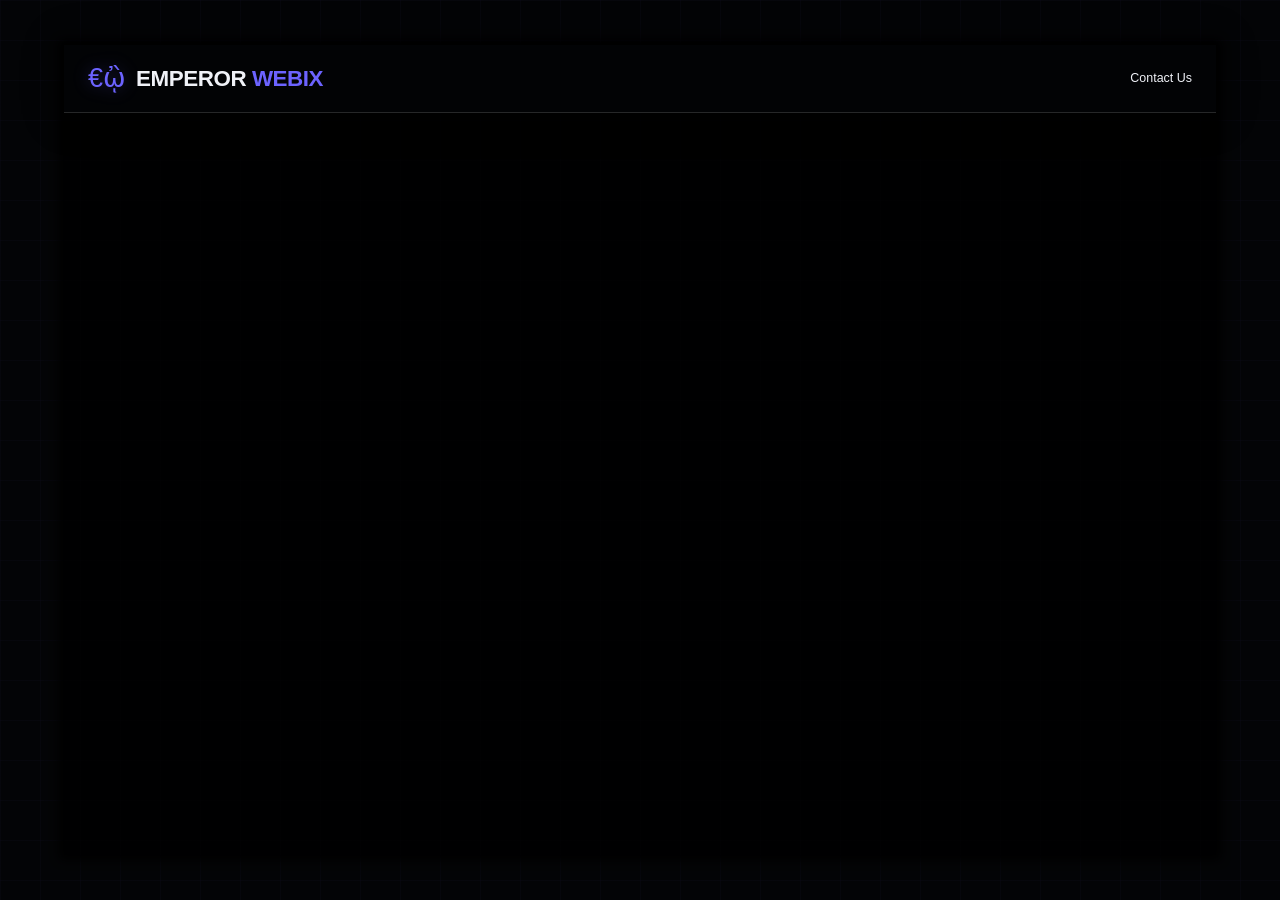
<file: About Me.html>
<!DOCTYPE html>
<html lang="en">

<head>
    <meta charset="UTF-8">
    <meta name="viewport" content="width=device-width, initial-scale=1.0">
    <title>Document</title>
    <link rel="stylesheet" href="css/style.css">
    <style>
        * {
            padding: 0;
            margin: 0;
            box-sizing: border-box;
        }

        .aboutMe {
            position: fixed;
            left: 0;
            top: 0;
            width: 100%;
            height: 100%;
            background-color: rgb(0, 0, 0, .7);
        }

        .aboutMeInner {
            position: absolute;
            left: 50%;
            top: 50%;
            translate: -50% -50%;
            width: 90%;
            height: 90vh;
            z-index: 999;
            background-color: rgb(0, 0, 0, .8);
            box-shadow: 0 0 10px 5px black;
            display: flex;
        }
    </style>
</head>

<body>
    <div class="aboutMe">
        <div class="aboutMeInner">
            <header class="header" id="header">
                <div class="header-inner">
                    <div class="logo">
                        <div class="logo-icon">€ᾢ</div>
                        <div class="logo-text">EMPEROR <em>WEBIX</em></div>
                    </div>
                    <div class="header-right">
                        <nav class="nav" id="nav">
                            <a class="nav-link" href="contact.html">Contact Us</a>
                        </nav>
                    </div>
                </div>
            </header>
            <section></section>
            <footer></footer>
        </div>
    </div>
</body>

</html>
</file>
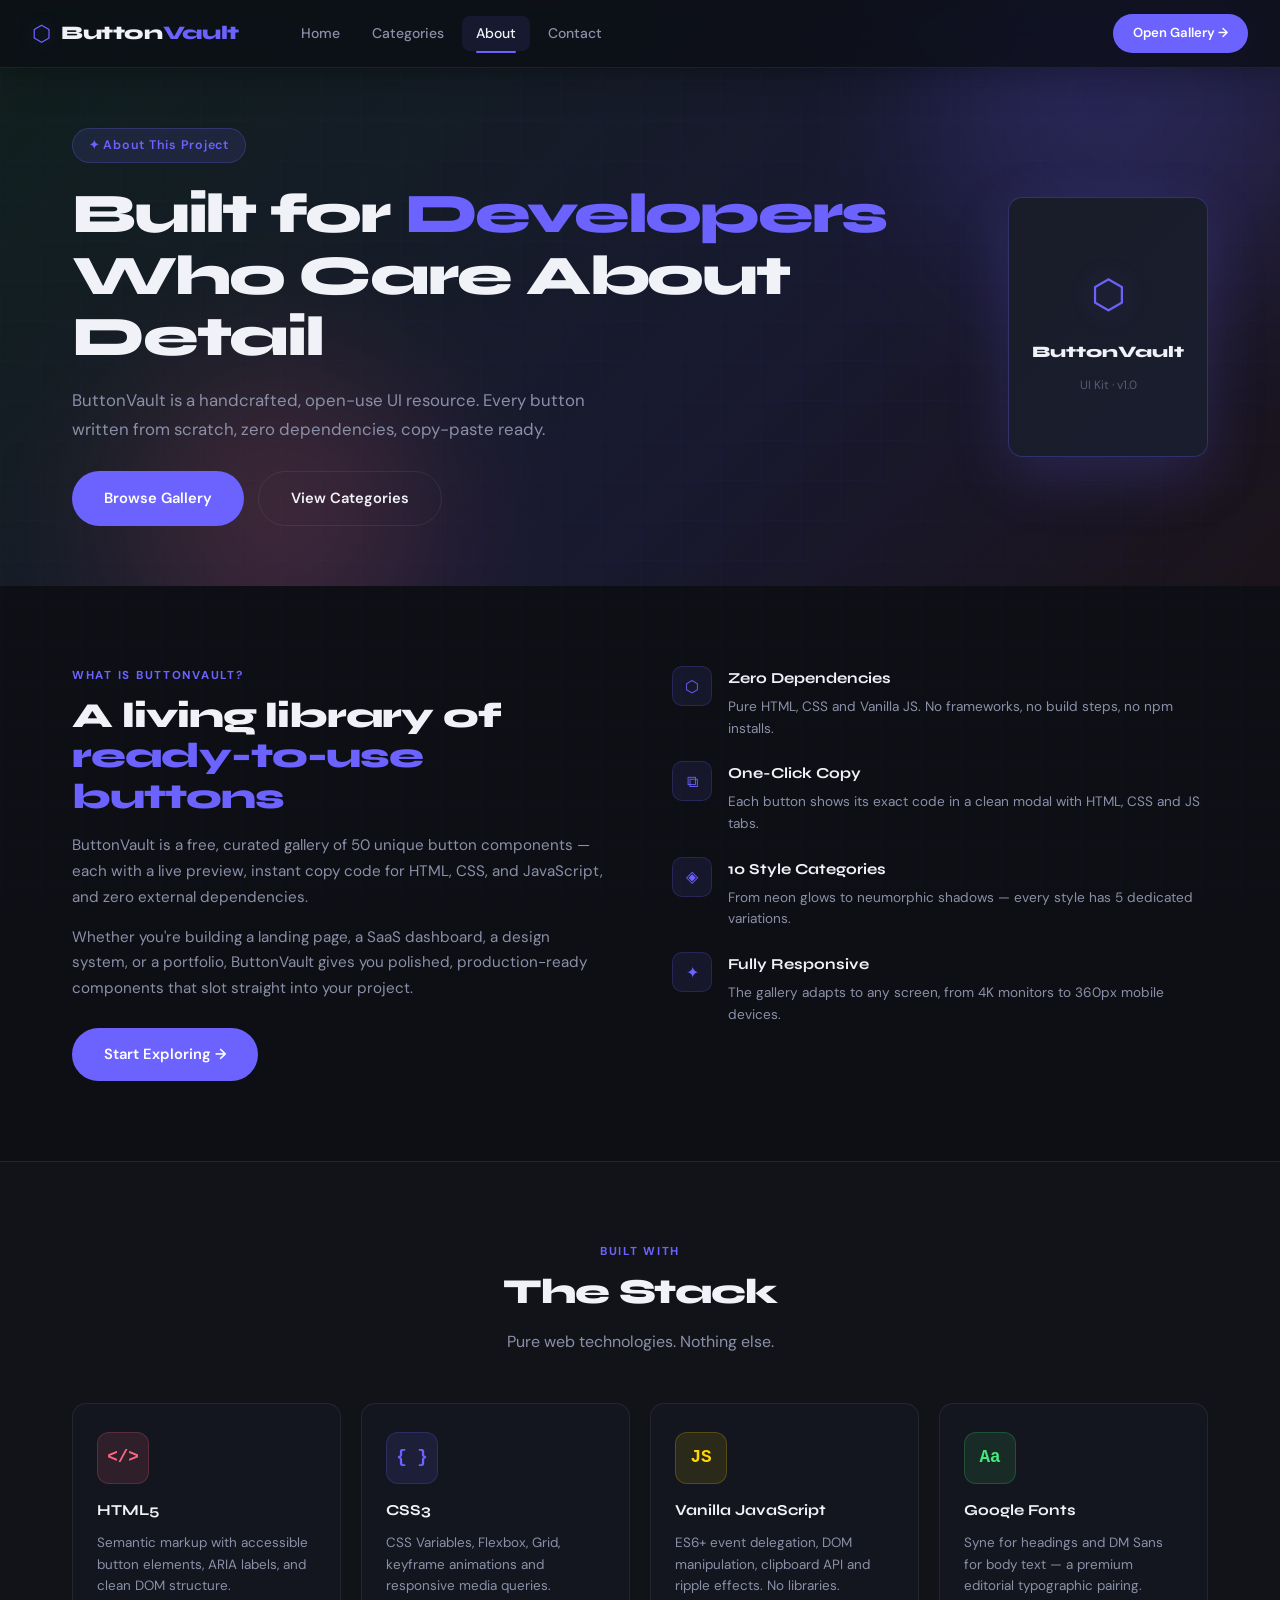
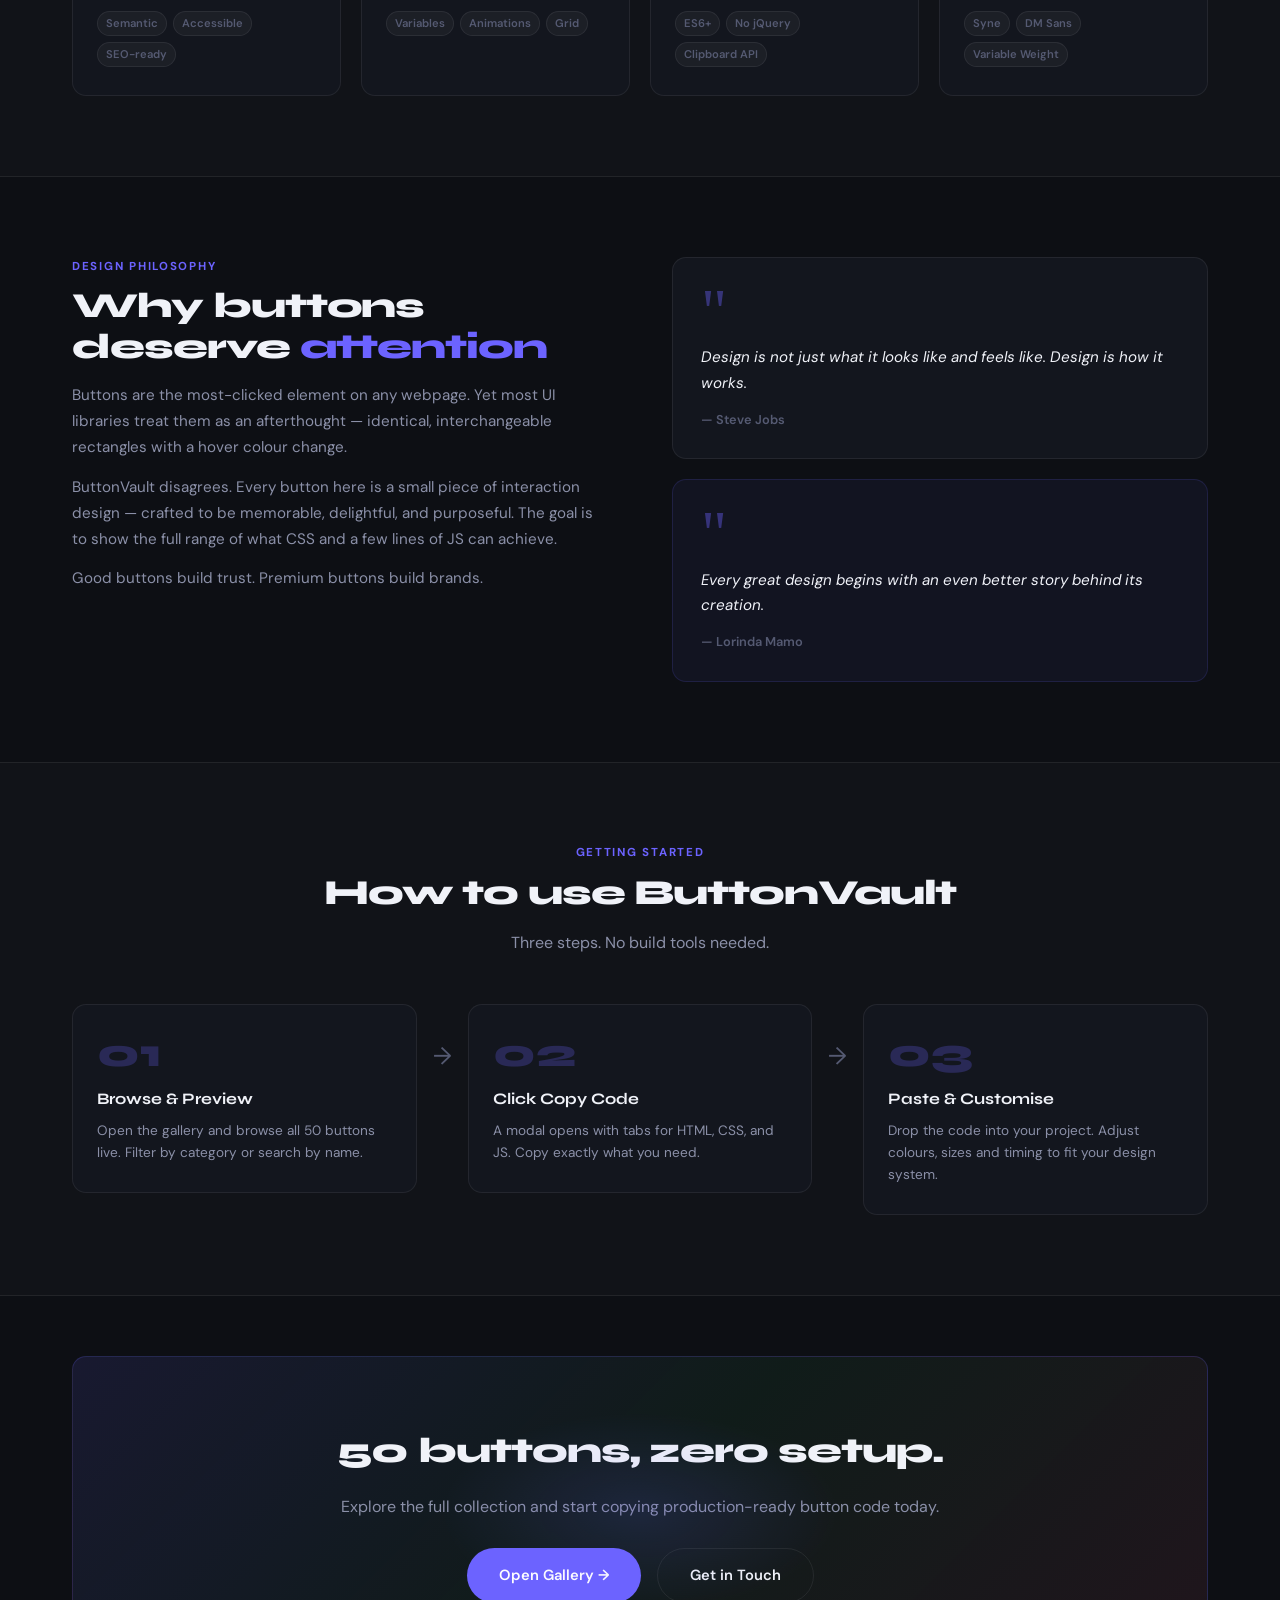
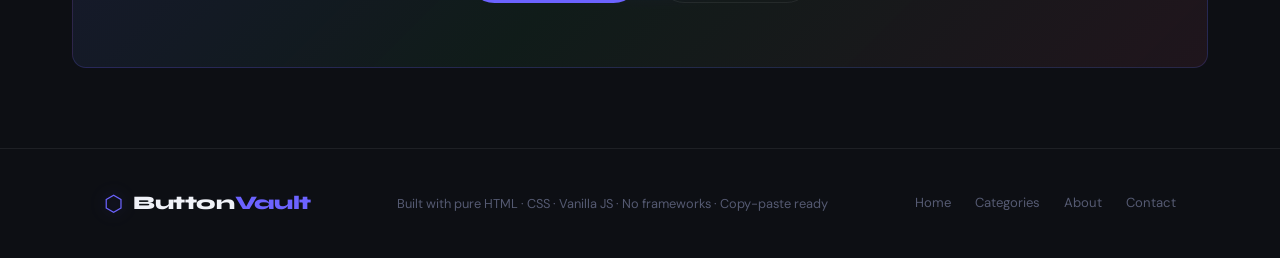
<file: about.html>
<!DOCTYPE html>
<html lang="en">

<head>
  <meta charset="UTF-8" />
  <meta name="viewport" content="width=device-width, initial-scale=1.0" />
  <title>About — ButtonVault</title>
  <link rel="preconnect" href="https://fonts.googleapis.com" />
  <link
    href="https://fonts.googleapis.com/css2?family=Syne:wght@400;600;700;800&family=DM+Sans:wght@300;400;500;600&display=swap"
    rel="stylesheet" />
  <link rel="stylesheet" href="css/pages.css" />
</head>

<body>

  <header class="header" id="header">
    <div class="header-inner">
      <a href="index.html" class="logo">
        <span class="logo-icon">⬡</span>
        <span class="logo-text">Button<em>Vault</em></span>
      </a>
      <nav class="nav" id="nav">
        <a href="E:\my\html\hassaan\index.html" class="nav-link">Home</a>
        <a href="categories.html" class="nav-link">Categories</a>
        <a href="about.html" class="nav-link active">About</a>
        <a href="contact.html" class="nav-link">Contact</a>
      </nav>
      <div class="header-right">
        <a href="index.html" class="header-cta">Open Gallery →</a>
        <button class="hamburger" id="hamburger">
          <span></span><span></span><span></span>
        </button>
      </div>
    </div>
  </header>

  <section class="page-hero about-hero">
    <div class="hero-bg-shapes">
      <div class="shape shape-1"></div>
      <div class="shape shape-2"></div>
    </div>
    <div class="container about-hero-inner">
      <div class="about-hero-text">
        <div class="page-hero-badge">✦ About This Project</div>
        <h1 class="page-hero-title">Built for <em>Developers</em><br />Who Care About Detail</h1>
        <p class="page-hero-sub">ButtonVault is a handcrafted, open-use UI resource. Every button written from scratch,
          zero dependencies, copy-paste ready.</p>
        <div class="about-hero-btns">
          <a href="index.html" class="cta-btn-main">Browse Gallery</a>
          <a href="categories.html" class="cta-btn-ghost">View Categories</a>
        </div>
      </div>
      <div class="about-hero-visual">
        <div class="rotating-card">
          <div class="rc-inner">
            <div class="rc-front">
              <span class="rc-logo">⬡</span>
              <span class="rc-label">ButtonVault</span>
              <span class="rc-sub">UI Kit · v1.0</span>
            </div>
            <div class="rc-back">
              <span class="rc-stat">50</span>
              <span class="rc-sub">handcrafted buttons</span>
            </div>
          </div>
        </div>
      </div>
    </div>
  </section>

  <section class="section">
    <div class="container">
      <div class="about-intro-grid">
        <div class="about-intro-text">
          <div class="section-label">What is ButtonVault?</div>
          <h2 class="section-title">A living library of<br /><em>ready-to-use buttons</em></h2>
          <p>ButtonVault is a free, curated gallery of 50 unique button components — each with a live preview, instant
            copy code for HTML, CSS, and JavaScript, and zero external dependencies.</p>
          <p>Whether you're building a landing page, a SaaS dashboard, a design system, or a portfolio, ButtonVault
            gives you polished, production-ready components that slot straight into your project.</p>
          <a href="index.html" class="cta-btn-main" style="margin-top:12px;display:inline-flex;">Start Exploring →</a>
        </div>
        <div class="about-feature-list">
          <div class="feature-item">
            <div class="feature-icon">⬡</div>
            <div>
              <h4>Zero Dependencies</h4>
              <p>Pure HTML, CSS and Vanilla JS. No frameworks, no build steps, no npm installs.</p>
            </div>
          </div>
          <div class="feature-item">
            <div class="feature-icon">⧉</div>
            <div>
              <h4>One-Click Copy</h4>
              <p>Each button shows its exact code in a clean modal with HTML, CSS and JS tabs.</p>
            </div>
          </div>
          <div class="feature-item">
            <div class="feature-icon">◈</div>
            <div>
              <h4>10 Style Categories</h4>
              <p>From neon glows to neumorphic shadows — every style has 5 dedicated variations.</p>
            </div>
          </div>
          <div class="feature-item">
            <div class="feature-icon">✦</div>
            <div>
              <h4>Fully Responsive</h4>
              <p>The gallery adapts to any screen, from 4K monitors to 360px mobile devices.</p>
            </div>
          </div>
        </div>
      </div>
    </div>
  </section>

  <section class="section alt-section">
    <div class="container">
      <div class="section-label centered">Built With</div>
      <h2 class="section-title centered">The Stack</h2>
      <p class="section-sub centered">Pure web technologies. Nothing else.</p>
      <div class="stack-grid">
        <div class="stack-card">
          <div class="stack-icon stack-html">&lt;/&gt;</div>
          <h4>HTML5</h4>
          <p>Semantic markup with accessible button elements, ARIA labels, and clean DOM structure.</p>
          <div class="stack-tags"><span>Semantic</span><span>Accessible</span><span>SEO-ready</span></div>
        </div>
        <div class="stack-card">
          <div class="stack-icon stack-css">{ }</div>
          <h4>CSS3</h4>
          <p>CSS Variables, Flexbox, Grid, keyframe animations and responsive media queries.</p>
          <div class="stack-tags"><span>Variables</span><span>Animations</span><span>Grid</span></div>
        </div>
        <div class="stack-card">
          <div class="stack-icon stack-js">JS</div>
          <h4>Vanilla JavaScript</h4>
          <p>ES6+ event delegation, DOM manipulation, clipboard API and ripple effects. No libraries.</p>
          <div class="stack-tags"><span>ES6+</span><span>No jQuery</span><span>Clipboard API</span></div>
        </div>
        <div class="stack-card">
          <div class="stack-icon stack-font">Aa</div>
          <h4>Google Fonts</h4>
          <p>Syne for headings and DM Sans for body text — a premium editorial typographic pairing.</p>
          <div class="stack-tags"><span>Syne</span><span>DM Sans</span><span>Variable Weight</span></div>
        </div>
      </div>
    </div>
  </section>

  <section class="section">
    <div class="container">
      <div class="philosophy-grid">
        <div class="philosophy-text">
          <div class="section-label">Design Philosophy</div>
          <h2 class="section-title">Why buttons<br />deserve <em>attention</em></h2>
          <p>Buttons are the most-clicked element on any webpage. Yet most UI libraries treat them as an afterthought —
            identical, interchangeable rectangles with a hover colour change.</p>
          <p>ButtonVault disagrees. Every button here is a small piece of interaction design — crafted to be memorable,
            delightful, and purposeful. The goal is to show the full range of what CSS and a few lines of JS can
            achieve.</p>
          <p>Good buttons build trust. Premium buttons build brands.</p>
        </div>
        <div class="philosophy-quotes">
          <div class="quote-card">
            <div class="quote-mark">"</div>
            <p>Design is not just what it looks like and feels like. Design is how it works.</p>
            <div class="quote-author">— Steve Jobs</div>
          </div>
          <div class="quote-card quote-card-alt">
            <div class="quote-mark">"</div>
            <p>Every great design begins with an even better story behind its creation.</p>
            <div class="quote-author">— Lorinda Mamo</div>
          </div>
        </div>
      </div>
    </div>
  </section>

  <section class="section alt-section">
    <div class="container">
      <div class="section-label centered">Getting Started</div>
      <h2 class="section-title centered">How to use ButtonVault</h2>
      <p class="section-sub centered">Three steps. No build tools needed.</p>
      <div class="steps-grid">
        <div class="step-card">
          <div class="step-number">01</div>
          <h4>Browse &amp; Preview</h4>
          <p>Open the gallery and browse all 50 buttons live. Filter by category or search by name.</p>
        </div>
        <div class="step-connector">→</div>
        <div class="step-card">
          <div class="step-number">02</div>
          <h4>Click Copy Code</h4>
          <p>A modal opens with tabs for HTML, CSS, and JS. Copy exactly what you need.</p>
        </div>
        <div class="step-connector">→</div>
        <div class="step-card">
          <div class="step-number">03</div>
          <h4>Paste &amp; Customise</h4>
          <p>Drop the code into your project. Adjust colours, sizes and timing to fit your design system.</p>
        </div>
      </div>
    </div>
  </section>

  <section class="section cta-section">
    <div class="container">
      <div class="cta-card">
        <div class="cta-glow"></div>
        <h2>50 buttons, zero setup.</h2>
        <p>Explore the full collection and start copying production-ready button code today.</p>
        <div style="display:flex;gap:16px;justify-content:center;flex-wrap:wrap;">
          <a href="index.html" class="cta-btn-main">Open Gallery →</a>
          <a href="contact.html" class="cta-btn-ghost">Get in Touch</a>
        </div>
      </div>
    </div>
  </section>

  <footer class="footer">
    <div class="container">
      <div class="footer-inner">
        <div class="logo"><span class="logo-icon">⬡</span><span class="logo-text">Button<em>Vault</em></span></div>
        <p class="footer-copy">Built with pure HTML · CSS · Vanilla JS · No frameworks · Copy-paste ready</p>
        <div class="footer-links">
          <a href="index.html">Home</a><a href="categories.html">Categories</a>
          <a href="about.html">About</a><a href="contact.html">Contact</a>
        </div>
      </div>
    </div>
  </footer>
  <script src="js/pages.js"></script>
</body>

</html>
</file>
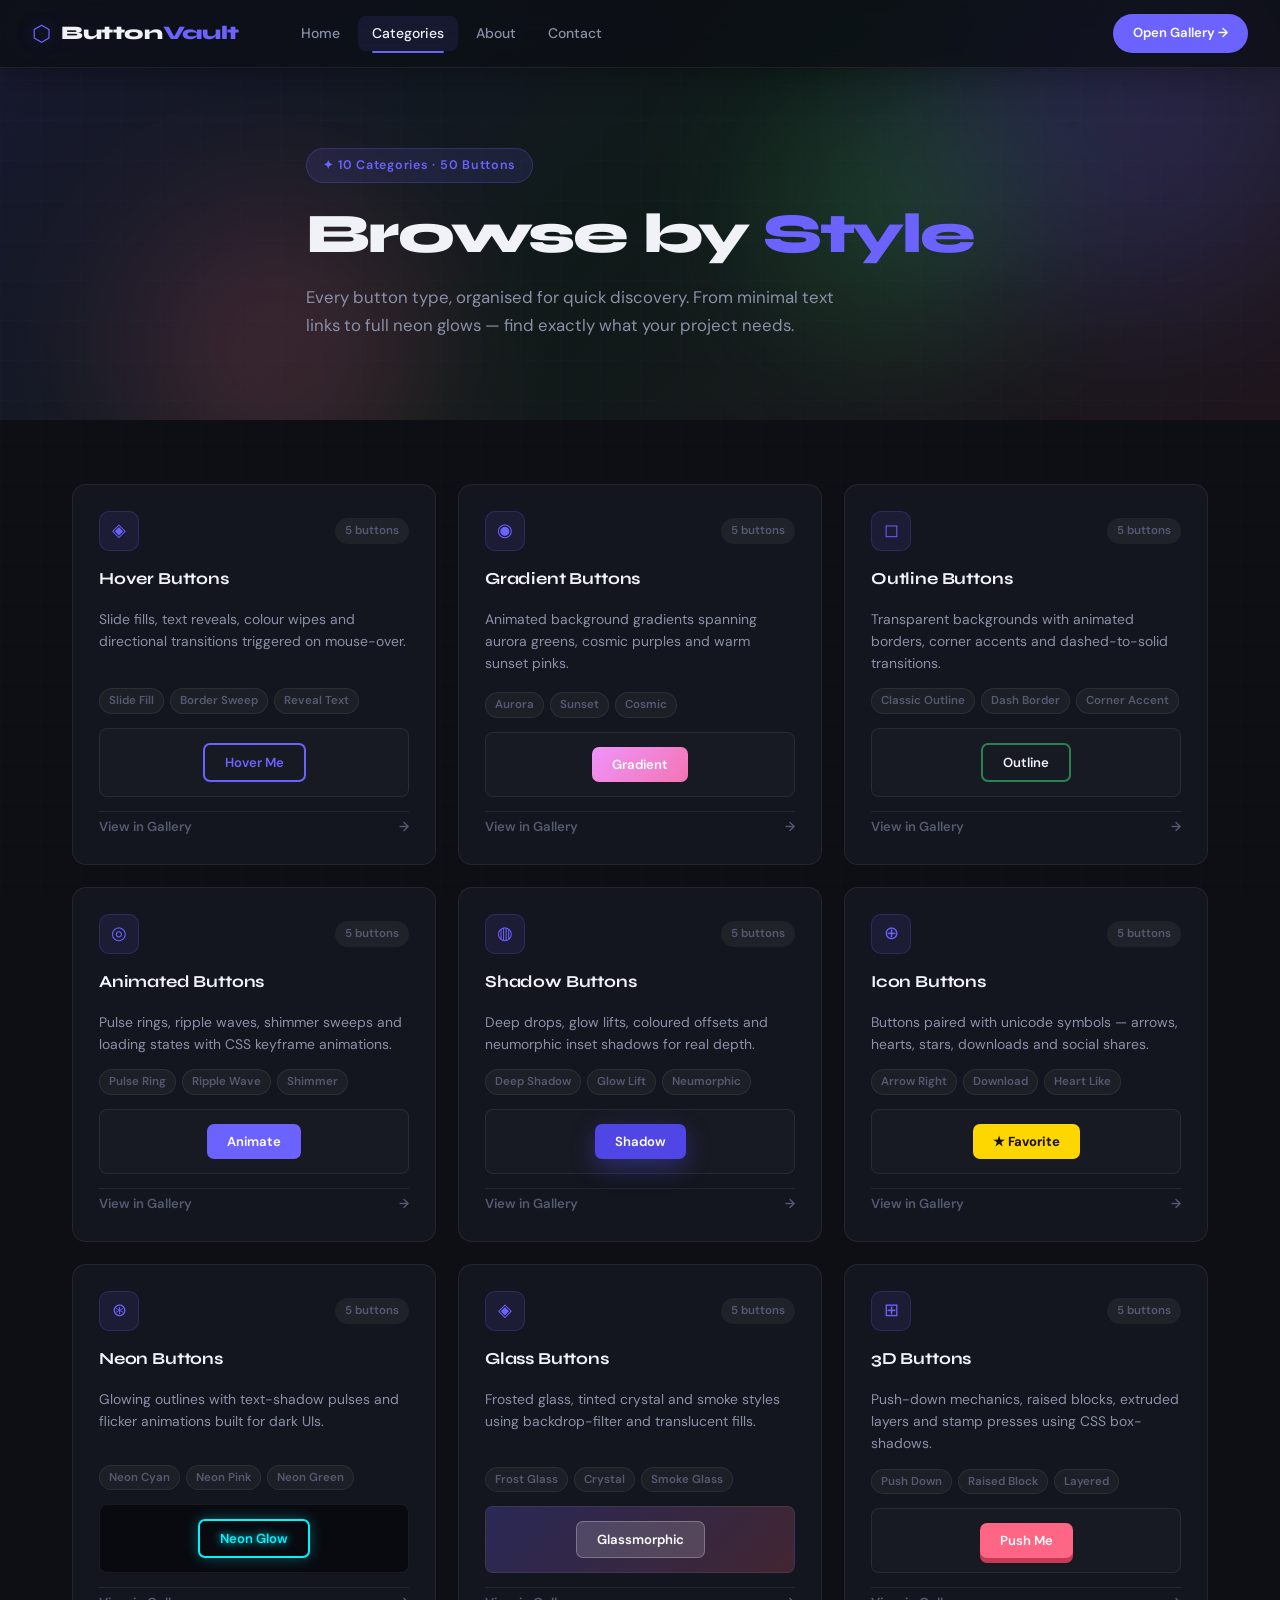
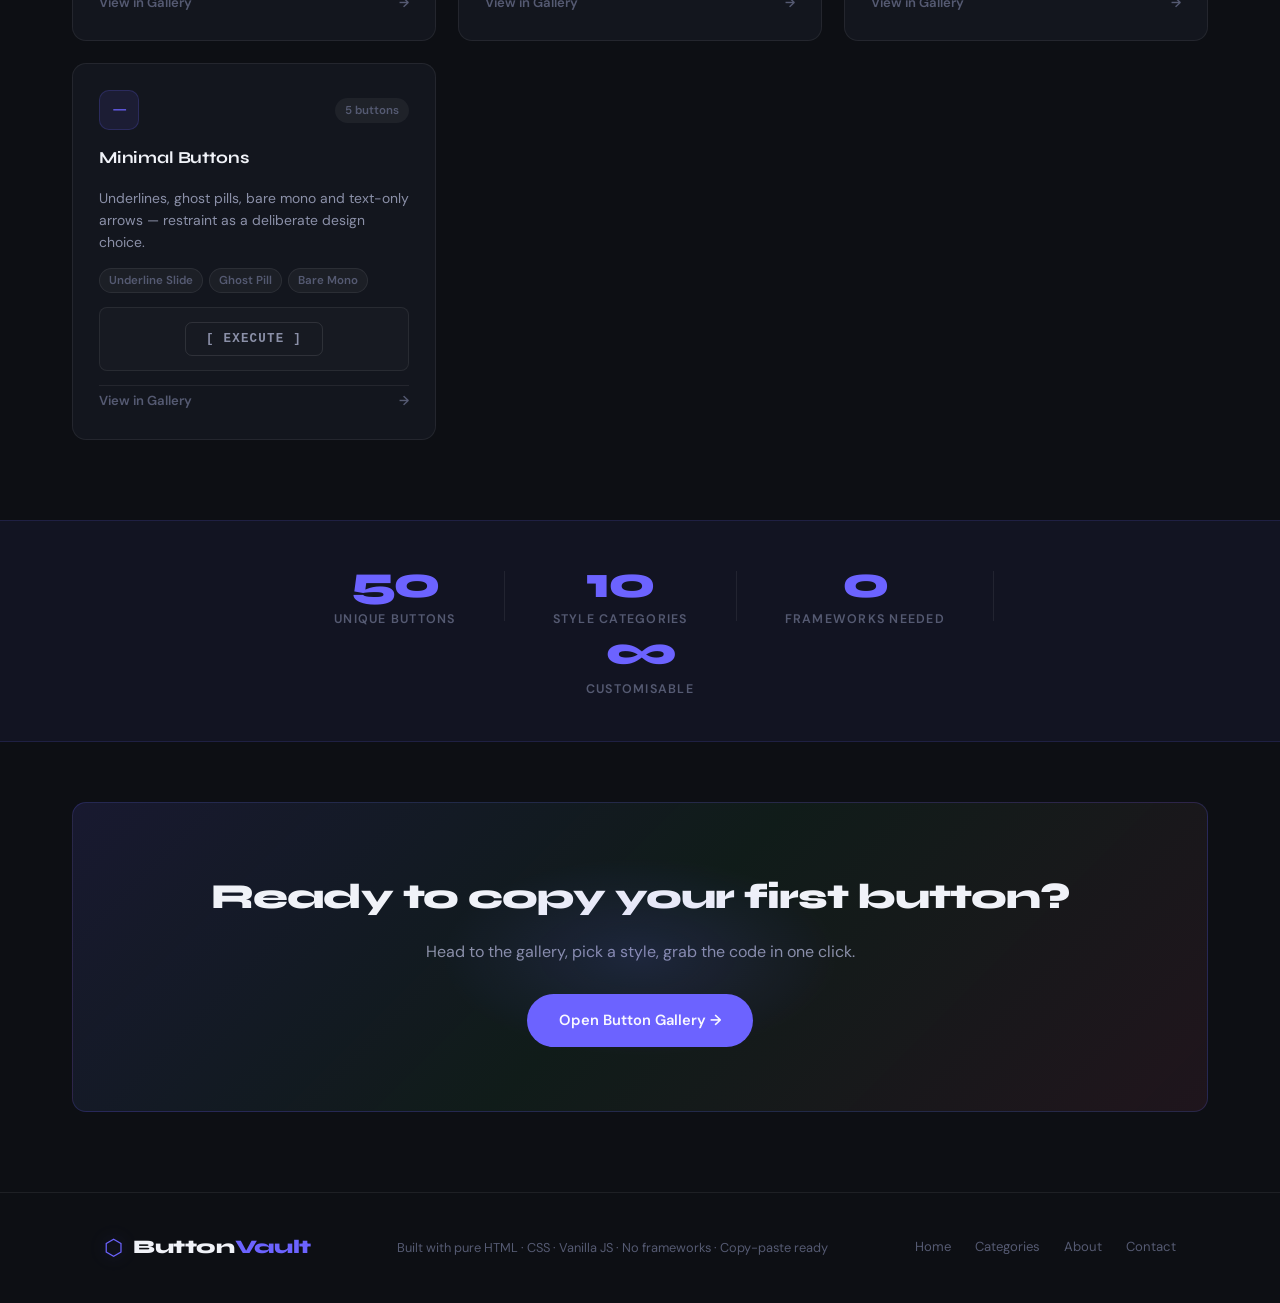
<file: categories.html>
<!DOCTYPE html>
<html lang="en">

<head>
  <meta charset="UTF-8" />
  <meta name="viewport" content="width=device-width, initial-scale=1.0" />
  <title>Categories — ButtonVault</title>
  <link rel="preconnect" href="https://fonts.googleapis.com" />
  <link
    href="https://fonts.googleapis.com/css2?family=Syne:wght@400;600;700;800&family=DM+Sans:wght@300;400;500;600&display=swap"
    rel="stylesheet" />
  <link rel="stylesheet" href="css/pages.css" />
</head>

<body>

  <header class="header" id="header">
    <div class="header-inner">
      <a href="index.html" class="logo">
        <span class="logo-icon">⬡</span>
        <span class="logo-text">Button<em>Vault</em></span>
      </a>
      <nav class="nav" id="nav">
        <a href="index.html" class="nav-link">Home</a>
        <a href="categories.html" class="nav-link active">Categories</a>
        <a href="about.html" class="nav-link">About</a>
        <a href="contact.html" class="nav-link">Contact</a>
      </nav>
      <div class="header-right">
        <a href="index.html" class="header-cta">Open Gallery →</a>
        <button class="hamburger" id="hamburger" aria-label="Menu">
          <span></span><span></span><span></span>
        </button>
      </div>
    </div>
  </header>

  <section class="page-hero categories-hero">
    <div class="hero-bg-shapes">
      <div class="shape shape-1"></div>
      <div class="shape shape-2"></div>
      <div class="shape shape-3"></div>
    </div>
    <div class="container">
      <div class="page-hero-badge">✦ 10 Categories · 50 Buttons</div>
      <h1 class="page-hero-title">Browse by <em>Style</em></h1>
      <p class="page-hero-sub">Every button type, organised for quick discovery. From minimal text links to full neon
        glows — find exactly what your project needs.</p>
    </div>
  </section>

  <section class="section categories-section">
    <div class="container">
      <div class="categories-grid">

        <a href="index.html" class="cat-card cat-hover">
          <div class="cat-card-top">
            <div class="cat-card-icon-wrap"><span>◈</span></div>
            <span class="cat-card-count">5 buttons</span>
          </div>
          <h3>Hover Buttons</h3>
          <p>Slide fills, text reveals, colour wipes and directional transitions triggered on mouse-over.</p>
          <div class="cat-card-tags"><span>Slide Fill</span><span>Border Sweep</span><span>Reveal Text</span></div>
          <div class="cat-card-preview"><button class="demo-btn demo-hover">Hover Me</button></div>
          <div class="cat-card-footer"><span>View in Gallery</span><span>→</span></div>
        </a>

        <a href="index.html" class="cat-card cat-gradient">
          <div class="cat-card-top">
            <div class="cat-card-icon-wrap"><span>◉</span></div>
            <span class="cat-card-count">5 buttons</span>
          </div>
          <h3>Gradient Buttons</h3>
          <p>Animated background gradients spanning aurora greens, cosmic purples and warm sunset pinks.</p>
          <div class="cat-card-tags"><span>Aurora</span><span>Sunset</span><span>Cosmic</span></div>
          <div class="cat-card-preview"><button class="demo-btn demo-gradient">Gradient</button></div>
          <div class="cat-card-footer"><span>View in Gallery</span><span>→</span></div>
        </a>

        <a href="index.html" class="cat-card cat-outline">
          <div class="cat-card-top">
            <div class="cat-card-icon-wrap"><span>◻</span></div>
            <span class="cat-card-count">5 buttons</span>
          </div>
          <h3>Outline Buttons</h3>
          <p>Transparent backgrounds with animated borders, corner accents and dashed-to-solid transitions.</p>
          <div class="cat-card-tags"><span>Classic Outline</span><span>Dash Border</span><span>Corner Accent</span>
          </div>
          <div class="cat-card-preview"><button class="demo-btn demo-outline">Outline</button></div>
          <div class="cat-card-footer"><span>View in Gallery</span><span>→</span></div>
        </a>

        <a href="index.html" class="cat-card cat-animated">
          <div class="cat-card-top">
            <div class="cat-card-icon-wrap"><span>◎</span></div>
            <span class="cat-card-count">5 buttons</span>
          </div>
          <h3>Animated Buttons</h3>
          <p>Pulse rings, ripple waves, shimmer sweeps and loading states with CSS keyframe animations.</p>
          <div class="cat-card-tags"><span>Pulse Ring</span><span>Ripple Wave</span><span>Shimmer</span></div>
          <div class="cat-card-preview"><button class="demo-btn demo-animated">Animate</button></div>
          <div class="cat-card-footer"><span>View in Gallery</span><span>→</span></div>
        </a>

        <a href="index.html" class="cat-card cat-shadow">
          <div class="cat-card-top">
            <div class="cat-card-icon-wrap"><span>◍</span></div>
            <span class="cat-card-count">5 buttons</span>
          </div>
          <h3>Shadow Buttons</h3>
          <p>Deep drops, glow lifts, coloured offsets and neumorphic inset shadows for real depth.</p>
          <div class="cat-card-tags"><span>Deep Shadow</span><span>Glow Lift</span><span>Neumorphic</span></div>
          <div class="cat-card-preview"><button class="demo-btn demo-shadow">Shadow</button></div>
          <div class="cat-card-footer"><span>View in Gallery</span><span>→</span></div>
        </a>

        <a href="index.html" class="cat-card cat-icon">
          <div class="cat-card-top">
            <div class="cat-card-icon-wrap"><span>⊕</span></div>
            <span class="cat-card-count">5 buttons</span>
          </div>
          <h3>Icon Buttons</h3>
          <p>Buttons paired with unicode symbols — arrows, hearts, stars, downloads and social shares.</p>
          <div class="cat-card-tags"><span>Arrow Right</span><span>Download</span><span>Heart Like</span></div>
          <div class="cat-card-preview"><button class="demo-btn demo-icon">★ Favorite</button></div>
          <div class="cat-card-footer"><span>View in Gallery</span><span>→</span></div>
        </a>

        <a href="index.html" class="cat-card cat-neon">
          <div class="cat-card-top">
            <div class="cat-card-icon-wrap"><span>⊛</span></div>
            <span class="cat-card-count">5 buttons</span>
          </div>
          <h3>Neon Buttons</h3>
          <p>Glowing outlines with text-shadow pulses and flicker animations built for dark UIs.</p>
          <div class="cat-card-tags"><span>Neon Cyan</span><span>Neon Pink</span><span>Neon Green</span></div>
          <div class="cat-card-preview dark-bg"><button class="demo-btn demo-neon">Neon Glow</button></div>
          <div class="cat-card-footer"><span>View in Gallery</span><span>→</span></div>
        </a>

        <a href="index.html" class="cat-card cat-glass">
          <div class="cat-card-top">
            <div class="cat-card-icon-wrap"><span>◈</span></div>
            <span class="cat-card-count">5 buttons</span>
          </div>
          <h3>Glass Buttons</h3>
          <p>Frosted glass, tinted crystal and smoke styles using backdrop-filter and translucent fills.</p>
          <div class="cat-card-tags"><span>Frost Glass</span><span>Crystal</span><span>Smoke Glass</span></div>
          <div class="cat-card-preview glass-bg"><button class="demo-btn demo-glass">Glassmorphic</button></div>
          <div class="cat-card-footer"><span>View in Gallery</span><span>→</span></div>
        </a>

        <a href="index.html" class="cat-card cat-3d">
          <div class="cat-card-top">
            <div class="cat-card-icon-wrap"><span>⊞</span></div>
            <span class="cat-card-count">5 buttons</span>
          </div>
          <h3>3D Buttons</h3>
          <p>Push-down mechanics, raised blocks, extruded layers and stamp presses using CSS box-shadows.</p>
          <div class="cat-card-tags"><span>Push Down</span><span>Raised Block</span><span>Layered</span></div>
          <div class="cat-card-preview"><button class="demo-btn demo-3d">Push Me</button></div>
          <div class="cat-card-footer"><span>View in Gallery</span><span>→</span></div>
        </a>

        <a href="index.html" class="cat-card cat-minimal">
          <div class="cat-card-top">
            <div class="cat-card-icon-wrap"><span>—</span></div>
            <span class="cat-card-count">5 buttons</span>
          </div>
          <h3>Minimal Buttons</h3>
          <p>Underlines, ghost pills, bare mono and text-only arrows — restraint as a deliberate design choice.</p>
          <div class="cat-card-tags"><span>Underline Slide</span><span>Ghost Pill</span><span>Bare Mono</span></div>
          <div class="cat-card-preview"><button class="demo-btn demo-minimal">[ EXECUTE ]</button></div>
          <div class="cat-card-footer"><span>View in Gallery</span><span>→</span></div>
        </a>

      </div>
    </div>
  </section>

  <section class="stats-bar">
    <div class="container">
      <div class="stats-inner">
        <div class="stat-item"><span class="stat-num">50</span><span class="stat-lbl">Unique Buttons</span></div>
        <div class="stat-div"></div>
        <div class="stat-item"><span class="stat-num">10</span><span class="stat-lbl">Style Categories</span></div>
        <div class="stat-div"></div>
        <div class="stat-item"><span class="stat-num">0</span><span class="stat-lbl">Frameworks Needed</span></div>
        <div class="stat-div"></div>
        <div class="stat-item"><span class="stat-num">∞</span><span class="stat-lbl">Customisable</span></div>
      </div>
    </div>
  </section>

  <section class="section cta-section">
    <div class="container">
      <div class="cta-card">
        <div class="cta-glow"></div>
        <h2>Ready to copy your first button?</h2>
        <p>Head to the gallery, pick a style, grab the code in one click.</p>
        <a href="index.html" class="cta-btn-main">Open Button Gallery →</a>
      </div>
    </div>
  </section>

  <footer class="footer">
    <div class="container">
      <div class="footer-inner">
        <div class="logo"><span class="logo-icon">⬡</span><span class="logo-text">Button<em>Vault</em></span></div>
        <p class="footer-copy">Built with pure HTML · CSS · Vanilla JS · No frameworks · Copy-paste ready</p>
        <div class="footer-links">
          <a href="index.html">Home</a><a href="categories.html">Categories</a>
          <a href="about.html">About</a><a href="contact.html">Contact</a>
        </div>
      </div>
    </div>
  </footer>
  <script src="js/pages.js"></script>
</body>

</html>
</file>
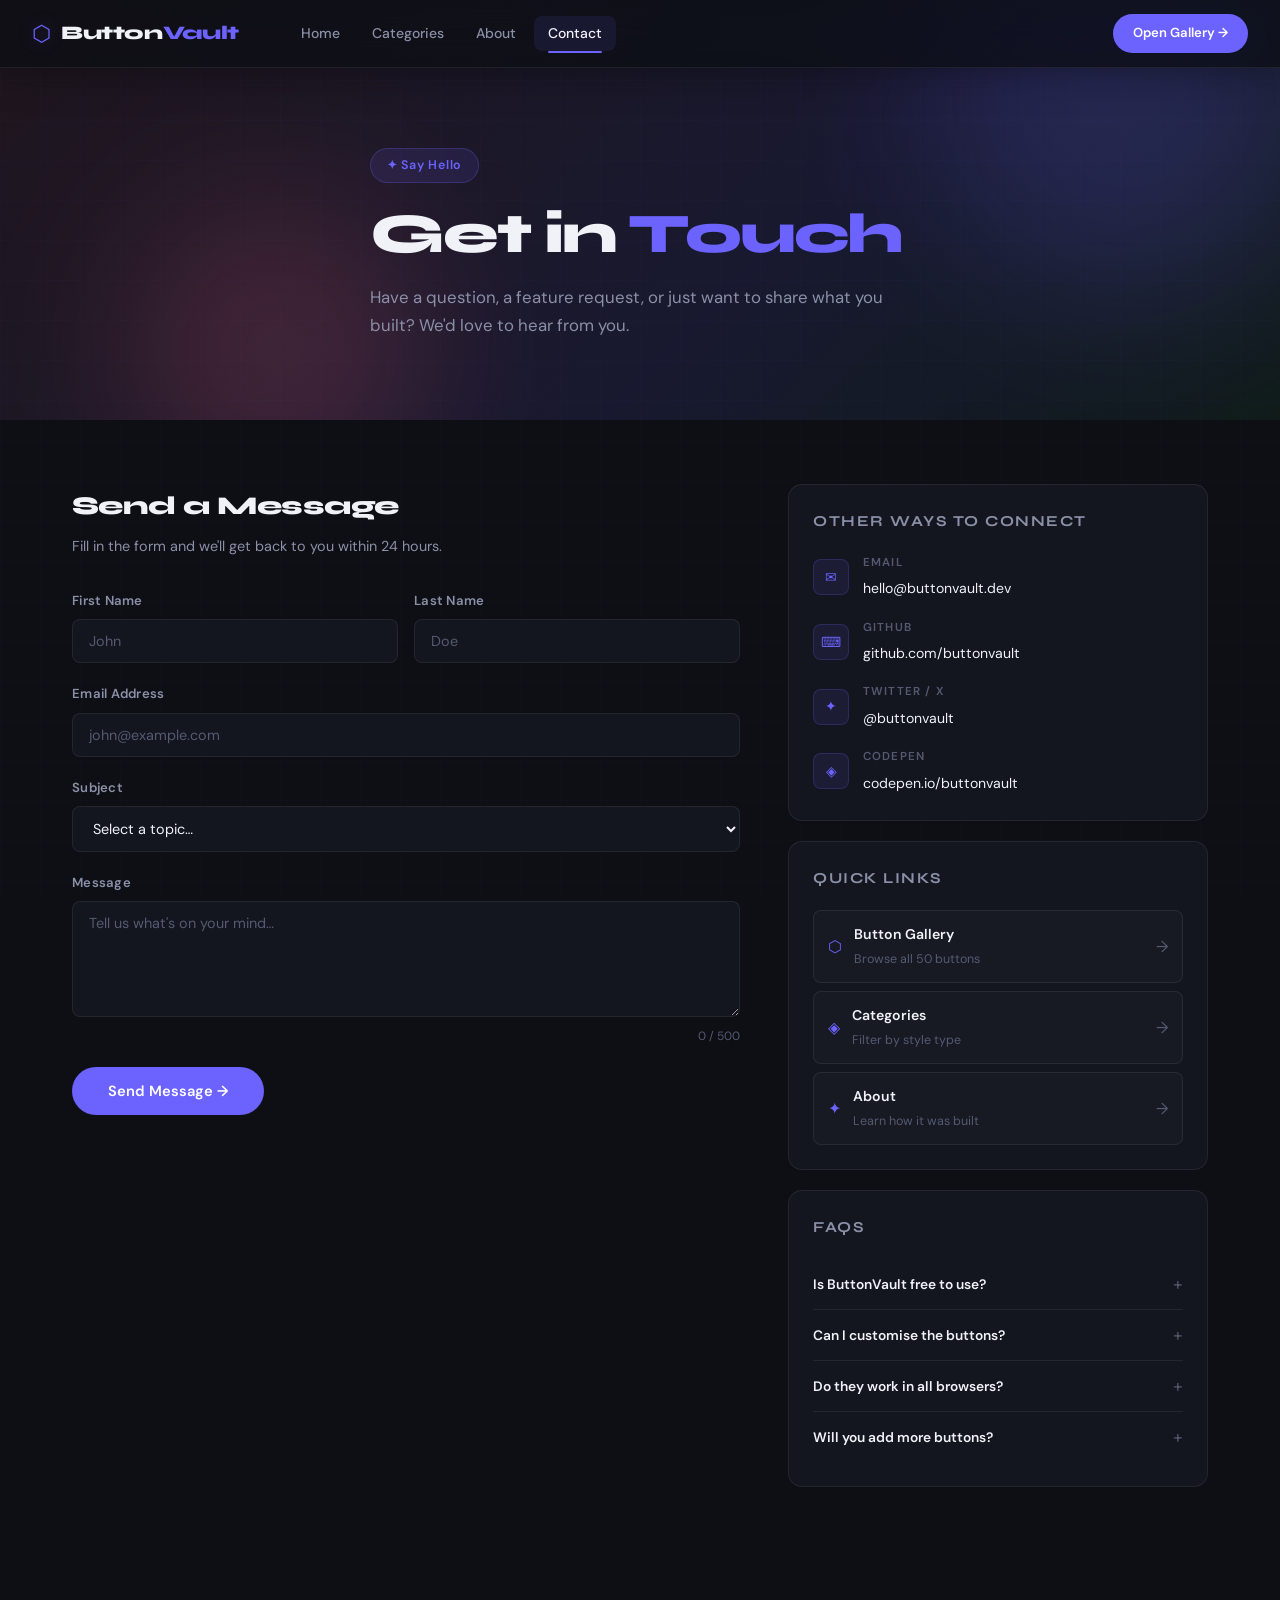
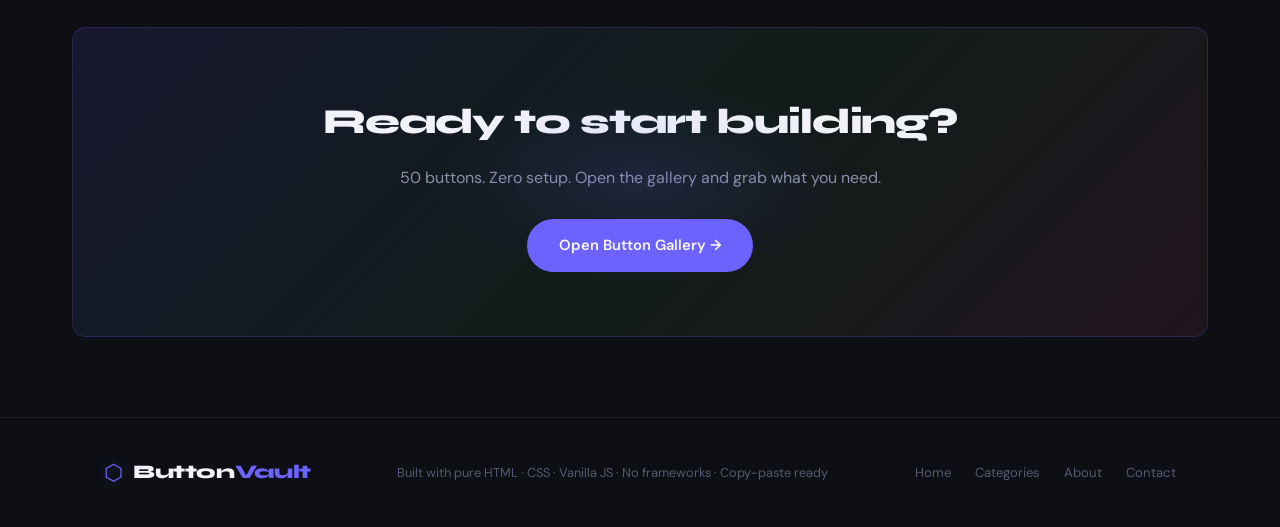
<file: contact.html>
<!DOCTYPE html>
<html lang="en">

<head>
  <meta charset="UTF-8" />
  <meta name="viewport" content="width=device-width, initial-scale=1.0" />
  <title>Contact — ButtonVault</title>
  <link rel="preconnect" href="https://fonts.googleapis.com" />
  <link
    href="https://fonts.googleapis.com/css2?family=Syne:wght@400;600;700;800&family=DM+Sans:wght@300;400;500;600&display=swap"
    rel="stylesheet" />
  <link rel="stylesheet" href="css/pages.css" />
</head>

<body>

  <header class="header" id="header">
    <div class="header-inner">
      <a href="index.html" class="logo">
        <span class="logo-icon">⬡</span>
        <span class="logo-text">Button<em>Vault</em></span>
      </a>
      <nav class="nav" id="nav">
        <a href="index.html" class="nav-link">Home</a>
        <a href="categories.html" class="nav-link">Categories</a>
        <a href="about.html" class="nav-link">About</a>
        <a href="contact.html" class="nav-link active">Contact</a>
      </nav>
      <div class="header-right">
        <a href="index.html" class="header-cta">Open Gallery →</a>
        <button class="hamburger" id="hamburger">
          <span></span><span></span><span></span>
        </button>
      </div>
    </div>
  </header>

  <section class="page-hero contact-hero">
    <div class="hero-bg-shapes">
      <div class="shape shape-1"></div>
      <div class="shape shape-2"></div>
    </div>
    <div class="container">
      <div class="page-hero-badge">✦ Say Hello</div>
      <h1 class="page-hero-title">Get in <em>Touch</em></h1>
      <p class="page-hero-sub">Have a question, a feature request, or just want to share what you built? We'd love to
        hear from you.</p>
    </div>
  </section>

  <section class="section contact-section">
    <div class="container">
      <div class="contact-grid">

        <!-- FORM -->
        <div class="contact-form-wrap">
          <h2>Send a Message</h2>
          <p>Fill in the form and we'll get back to you within 24 hours.</p>
          <form class="contact-form" id="contactForm" novalidate>
            <div class="form-row">
              <div class="form-group">
                <label for="fname">First Name</label>
                <input type="text" id="fname" placeholder="John" required />
                <span class="form-error" id="fnameErr">Please enter your first name.</span>
              </div>
              <div class="form-group">
                <label for="lname">Last Name</label>
                <input type="text" id="lname" placeholder="Doe" required />
                <span class="form-error" id="lnameErr">Please enter your last name.</span>
              </div>
            </div>
            <div class="form-group">
              <label for="email">Email Address</label>
              <input type="email" id="email" placeholder="john@example.com" required />
              <span class="form-error" id="emailErr">Please enter a valid email address.</span>
            </div>
            <div class="form-group">
              <label for="subject">Subject</label>
              <select id="subject">
                <option value="">Select a topic…</option>
                <option>Feature Request</option>
                <option>Bug Report</option>
                <option>General Question</option>
                <option>Collaboration</option>
                <option>Other</option>
              </select>
            </div>
            <div class="form-group">
              <label for="message">Message</label>
              <textarea id="message" rows="5" placeholder="Tell us what's on your mind…" required></textarea>
              <span class="form-error" id="msgErr">Please enter a message.</span>
              <div class="char-count"><span id="charCount">0</span> / 500</div>
            </div>
            <button type="submit" class="form-submit-btn" id="submitBtn">
              <span id="submitLabel">Send Message →</span>
              <span id="submitSpinner" style="display:none;">Sending…</span>
            </button>
          </form>

          <!-- SUCCESS STATE -->
          <div class="form-success" id="formSuccess" style="display:none;">
            <div class="success-icon">✓</div>
            <h3>Message Sent!</h3>
            <p>Thanks for reaching out. We'll reply within 24 hours.</p>
            <button class="cta-btn-ghost" id="resetForm">Send Another →</button>
          </div>
        </div>

        <!-- SIDEBAR INFO -->
        <div class="contact-info">
          <div class="contact-info-card">
            <h3>Other Ways to Connect</h3>
            <div class="contact-info-items">
              <div class="ci-item">
                <div class="ci-icon">✉</div>
                <div>
                  <span class="ci-label">Email</span>
                  <span class="ci-value">hello@buttonvault.dev</span>
                </div>
              </div>
              <div class="ci-item">
                <div class="ci-icon">⌨</div>
                <div>
                  <span class="ci-label">GitHub</span>
                  <span class="ci-value">github.com/buttonvault</span>
                </div>
              </div>
              <div class="ci-item">
                <div class="ci-icon">✦</div>
                <div>
                  <span class="ci-label">Twitter / X</span>
                  <span class="ci-value">@buttonvault</span>
                </div>
              </div>
              <div class="ci-item">
                <div class="ci-icon">◈</div>
                <div>
                  <span class="ci-label">CodePen</span>
                  <span class="ci-value">codepen.io/buttonvault</span>
                </div>
              </div>
            </div>
          </div>

          <div class="contact-info-card">
            <h3>Quick Links</h3>
            <div class="quick-links">
              <a href="index.html" class="quick-link">
                <span>⬡</span>
                <div><strong>Button Gallery</strong>
                  <p>Browse all 50 buttons</p>
                </div>
                <span>→</span>
              </a>
              <a href="categories.html" class="quick-link">
                <span>◈</span>
                <div><strong>Categories</strong>
                  <p>Filter by style type</p>
                </div>
                <span>→</span>
              </a>
              <a href="about.html" class="quick-link">
                <span>✦</span>
                <div><strong>About</strong>
                  <p>Learn how it was built</p>
                </div>
                <span>→</span>
              </a>
            </div>
          </div>

          <div class="contact-info-card faq-card">
            <h3>FAQs</h3>
            <div class="faq-list" id="faqList">
              <div class="faq-item">
                <button class="faq-q" data-faq="0">Is ButtonVault free to use? <span>+</span></button>
                <div class="faq-a">Yes, completely free. Copy any button, use it in personal or commercial projects — no
                  attribution required.</div>
              </div>
              <div class="faq-item">
                <button class="faq-q" data-faq="1">Can I customise the buttons? <span>+</span></button>
                <div class="faq-a">Absolutely. All code uses CSS custom properties — swap colours, fonts, sizes and
                  timing in seconds.</div>
              </div>
              <div class="faq-item">
                <button class="faq-q" data-faq="2">Do they work in all browsers? <span>+</span></button>
                <div class="faq-a">Yes, tested in Chrome, Firefox, Safari, and Edge. Backdrop-filter (glass buttons)
                  needs a modern browser.</div>
              </div>
              <div class="faq-item">
                <button class="faq-q" data-faq="3">Will you add more buttons? <span>+</span></button>
                <div class="faq-a">Yes! Send feature requests via this form or open a GitHub issue. New categories are
                  planned regularly.</div>
              </div>
            </div>
          </div>

        </div>
      </div>
    </div>
  </section>

  <section class="section cta-section">
    <div class="container">
      <div class="cta-card">
        <div class="cta-glow"></div>
        <h2>Ready to start building?</h2>
        <p>50 buttons. Zero setup. Open the gallery and grab what you need.</p>
        <a href="index.html" class="cta-btn-main">Open Button Gallery →</a>
      </div>
    </div>
  </section>

  <footer class="footer">
    <div class="container">
      <div class="footer-inner">
        <div class="logo"><span class="logo-icon">⬡</span><span class="logo-text">Button<em>Vault</em></span></div>
        <p class="footer-copy">Built with pure HTML · CSS · Vanilla JS · No frameworks · Copy-paste ready</p>
        <div class="footer-links">
          <a href="index.html">Home</a><a href="categories.html">Categories</a>
          <a href="about.html">About</a><a href="contact.html">Contact</a>
        </div>
      </div>
    </div>
  </footer>
  <script src="js/pages.js"></script>
</body>

</html>
</file>
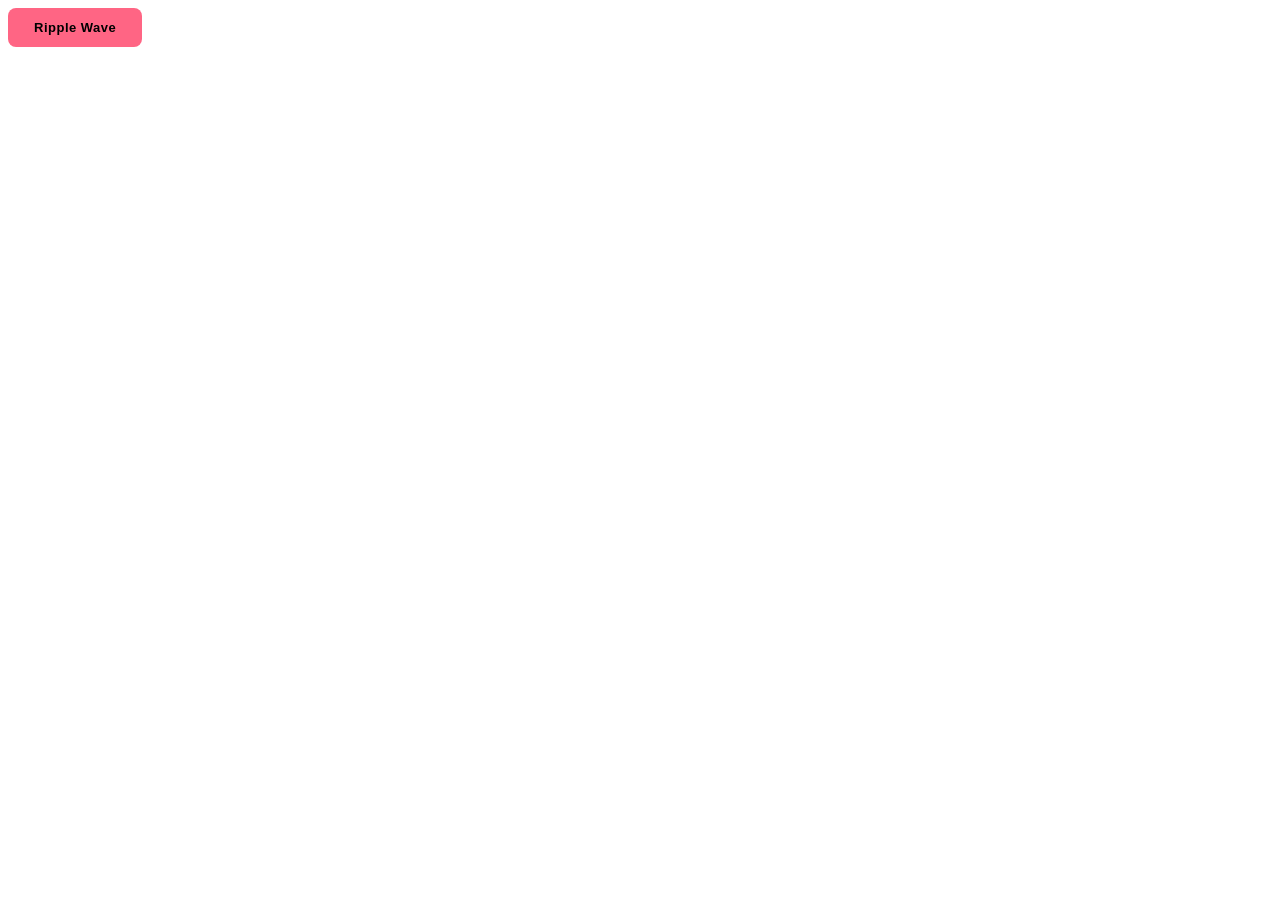
<file: ex.html>
<!DOCTYPE html>
<html lang="en">

<head>
    <meta charset="UTF-8">
    <meta name="viewport" content="width=device-width, initial-scale=1.0">
    <title>Document</title>
</head>

<body>
    <!-- HTML -->
    <button class="btn-17" id="rippleBtn">Ripple Wave</button>

    <!-- CSS -->
    <style>
        .btn-17 {
            font-family: 'DM Sans', sans-serif;
            font-size: 13px;
            font-weight: 600;
            cursor: pointer;
            padding: 12px 26px;
            border-radius: 8px;
            border: none;
            background: #ff6584;
            color: #000000;
            overflow: hidden;
            position: relative;
            transition: background 0.3s ease;
            letter-spacing: 0.5px;
            box-shadow: none;
        }

        .btn-17:hover {
            background: #ff4d73;
        }

        .btn-17 .ripple {
            position: absolute;
            border-radius: 50%;
            background: rgba(255, 255, 255, 0.4);
            transform: scale(0);
            animation: rippleAnim 0.6s linear;
            pointer-events: none;
        }

        @keyframes rippleAnim {
            to {
                transform: scale(4);
                opacity: 0;
            }
        }
    </style>

    <script>
        // Ripple effect
        document.querySelectorAll('.btn-17').forEach(btn => {
            btn.addEventListener('mouseenter', function (e) {
                const ripple = document.createElement('span');
                ripple.classList.add('ripple');
                const rect = this.getBoundingClientRect();
                const size = Math.max(rect.width, rect.height);
                ripple.style.width = ripple.style.height = size + 'px';
                ripple.style.left = (e.clientX - rect.left - size / 2) + 'px';
                ripple.style.top = (e.clientY - rect.top - size / 2) + 'px';
                this.appendChild(ripple);
                setTimeout(() => ripple.remove(), 600);
            });
        });
        document.querySelectorAll('.btn-17').forEach(btn => {
            btn.addEventListener('click', function (e) {
                const ripple = document.createElement('span');
                ripple.classList.add('ripple');
                const rect = this.getBoundingClientRect();
                const size = Math.max(rect.width, rect.height);
                ripple.style.width = ripple.style.height = size + 'px';
                ripple.style.left = (e.clientX - rect.left - size / 2) + 'px';
                ripple.style.top = (e.clientY - rect.top - size / 2) + 'px';
                this.appendChild(ripple);
                setTimeout(() => ripple.remove(), 600);
            });
        });
    </script>
</body>

</html>
</file>
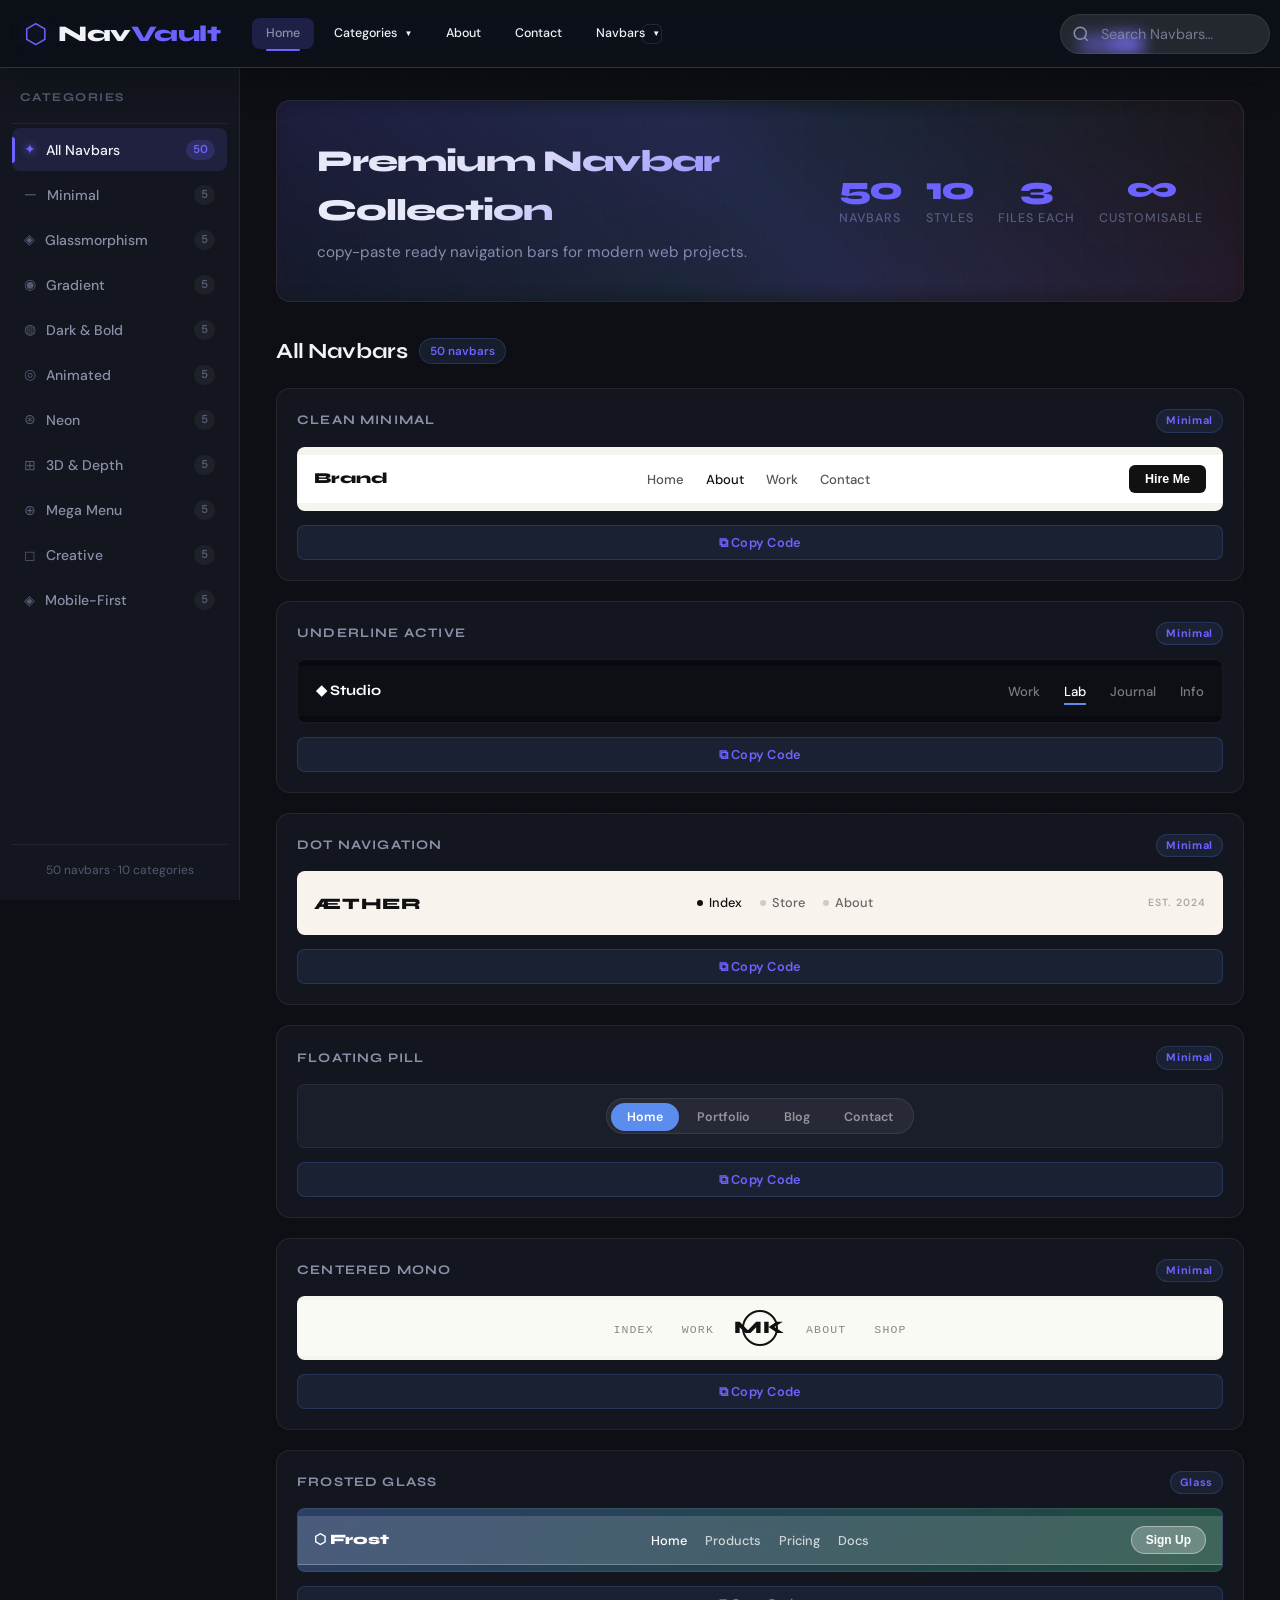
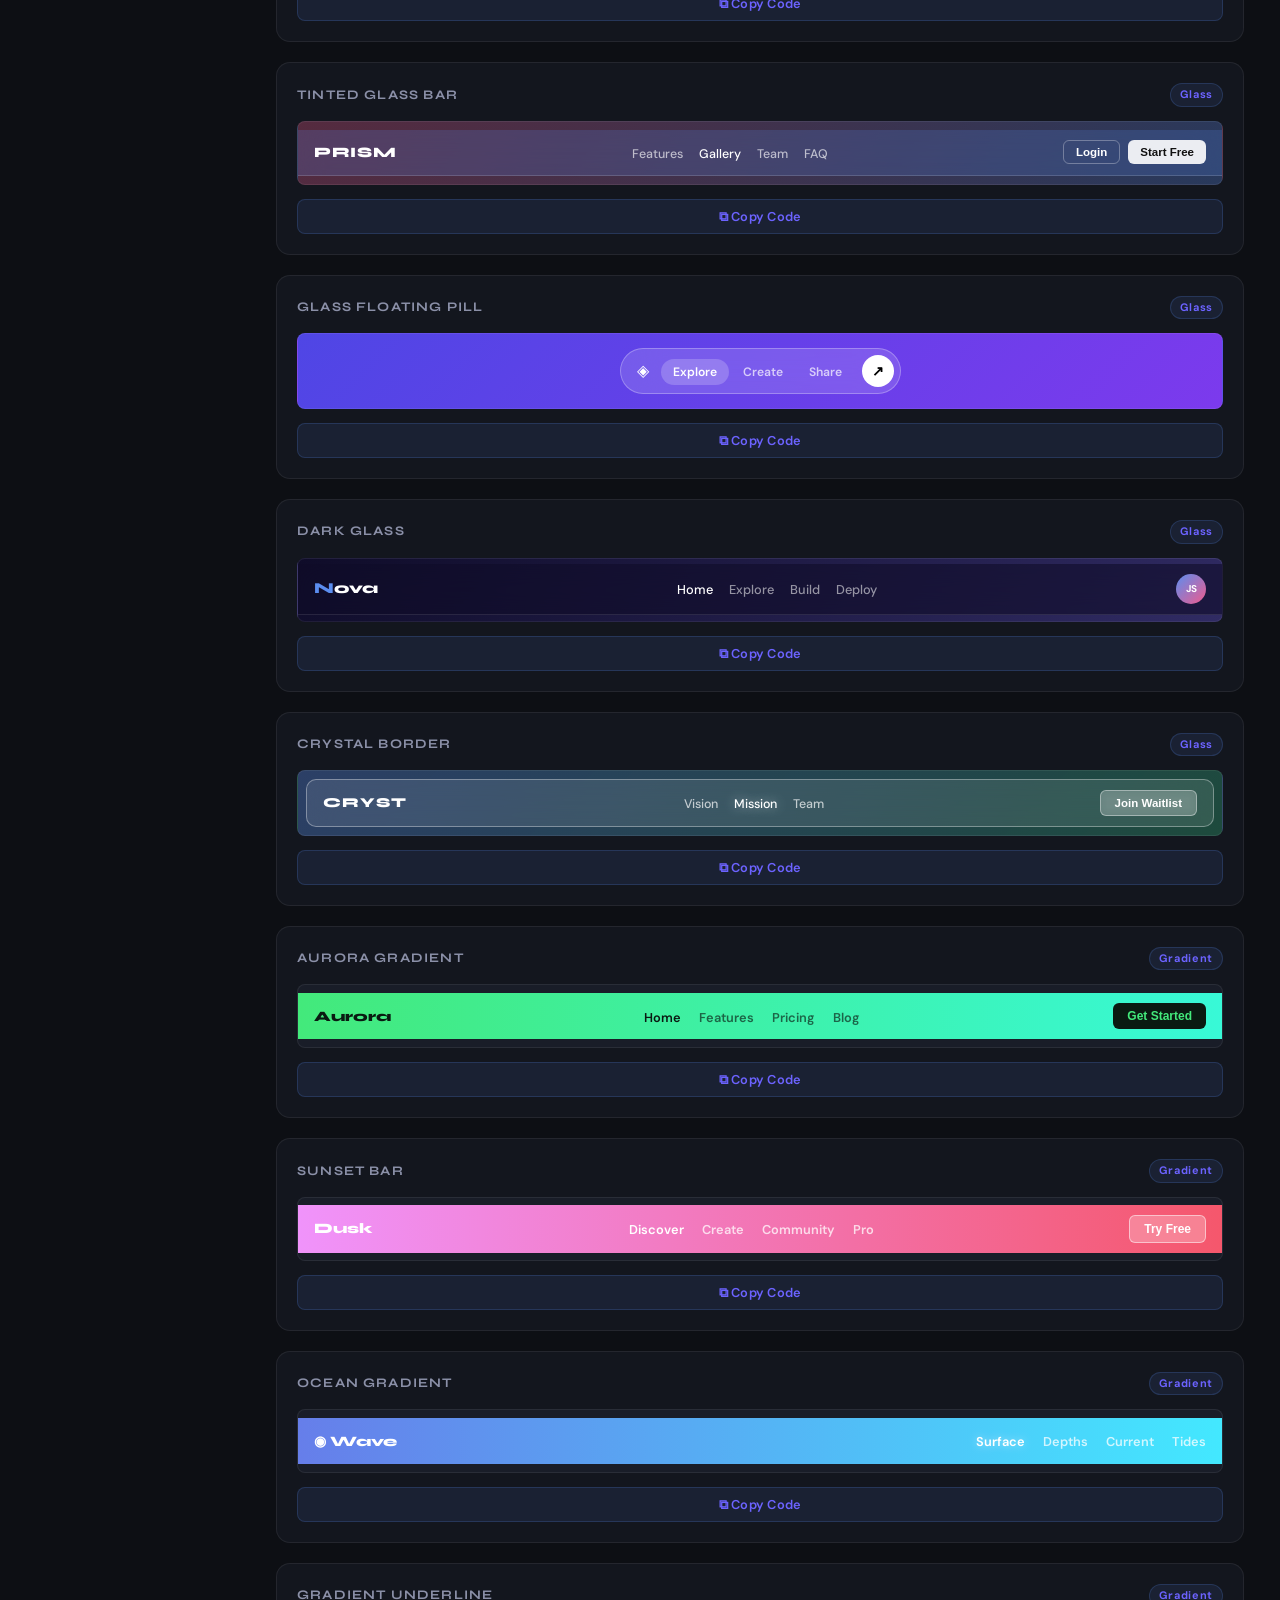
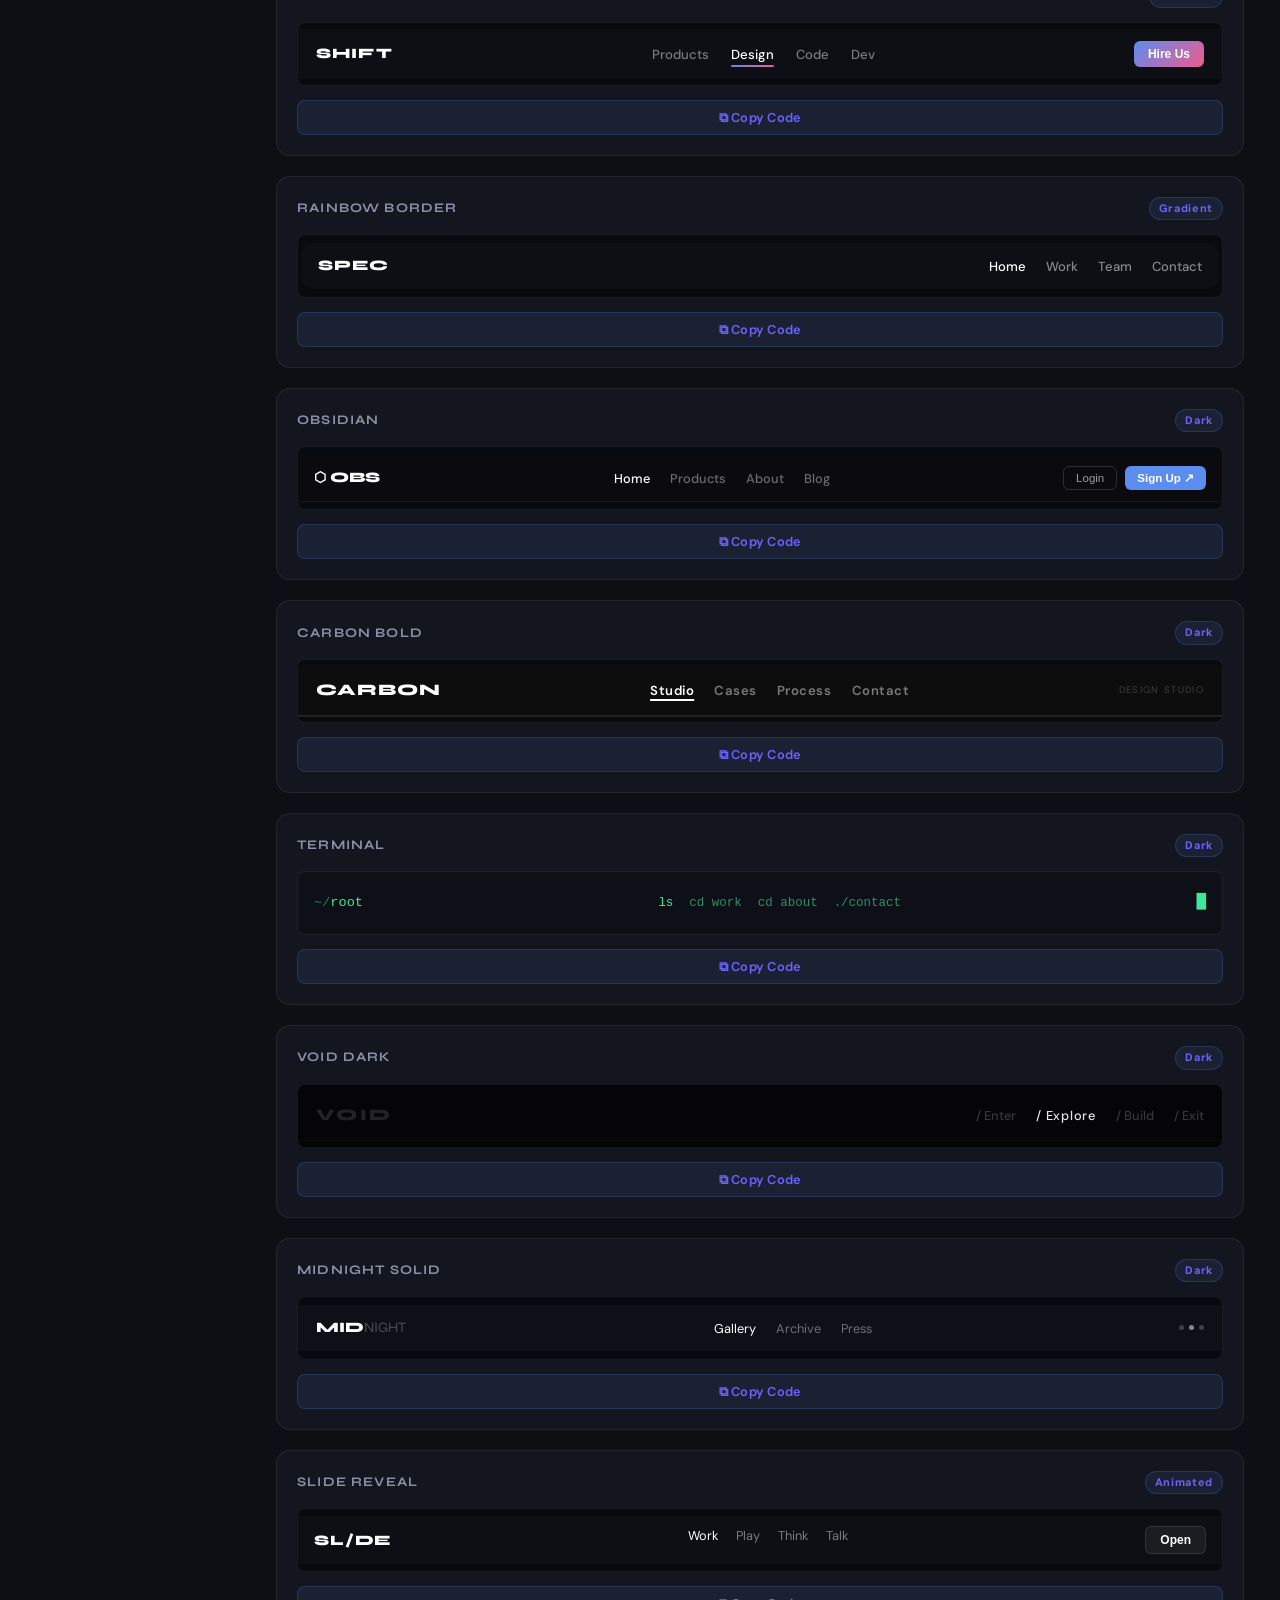
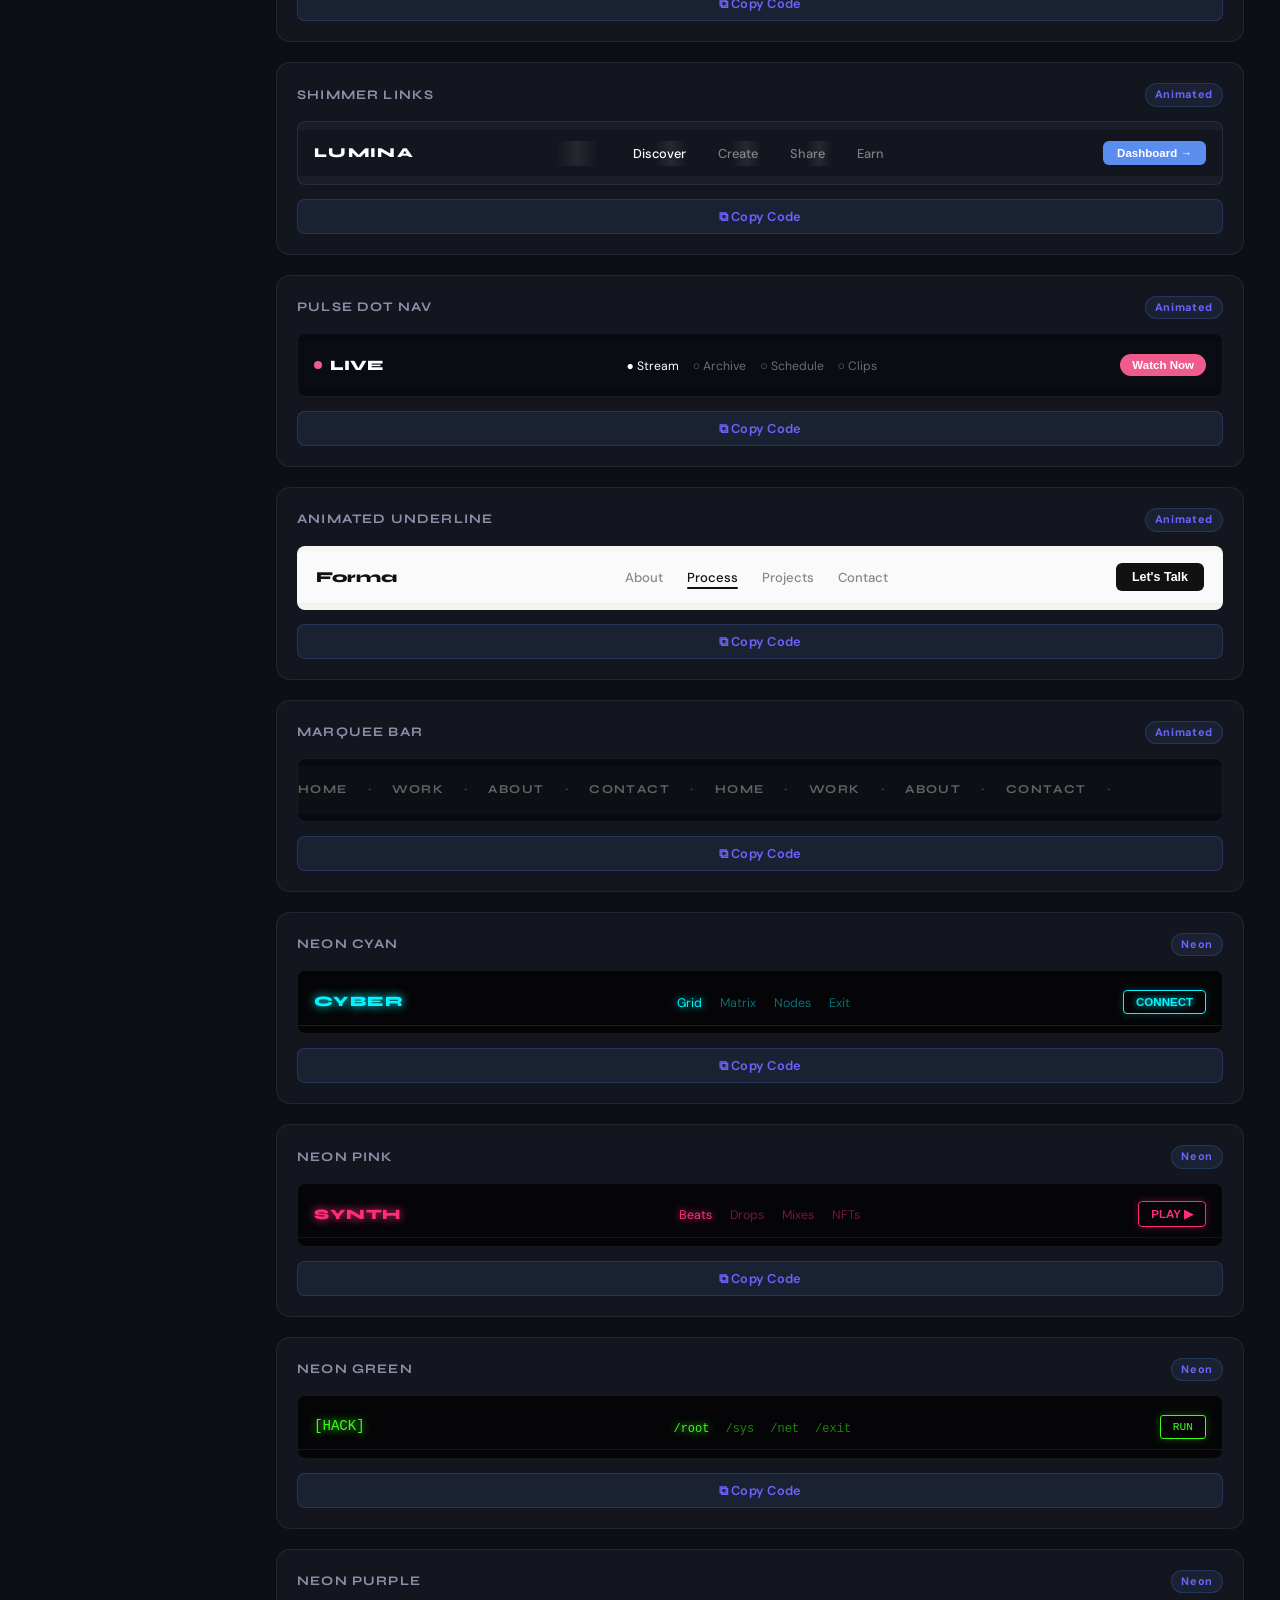
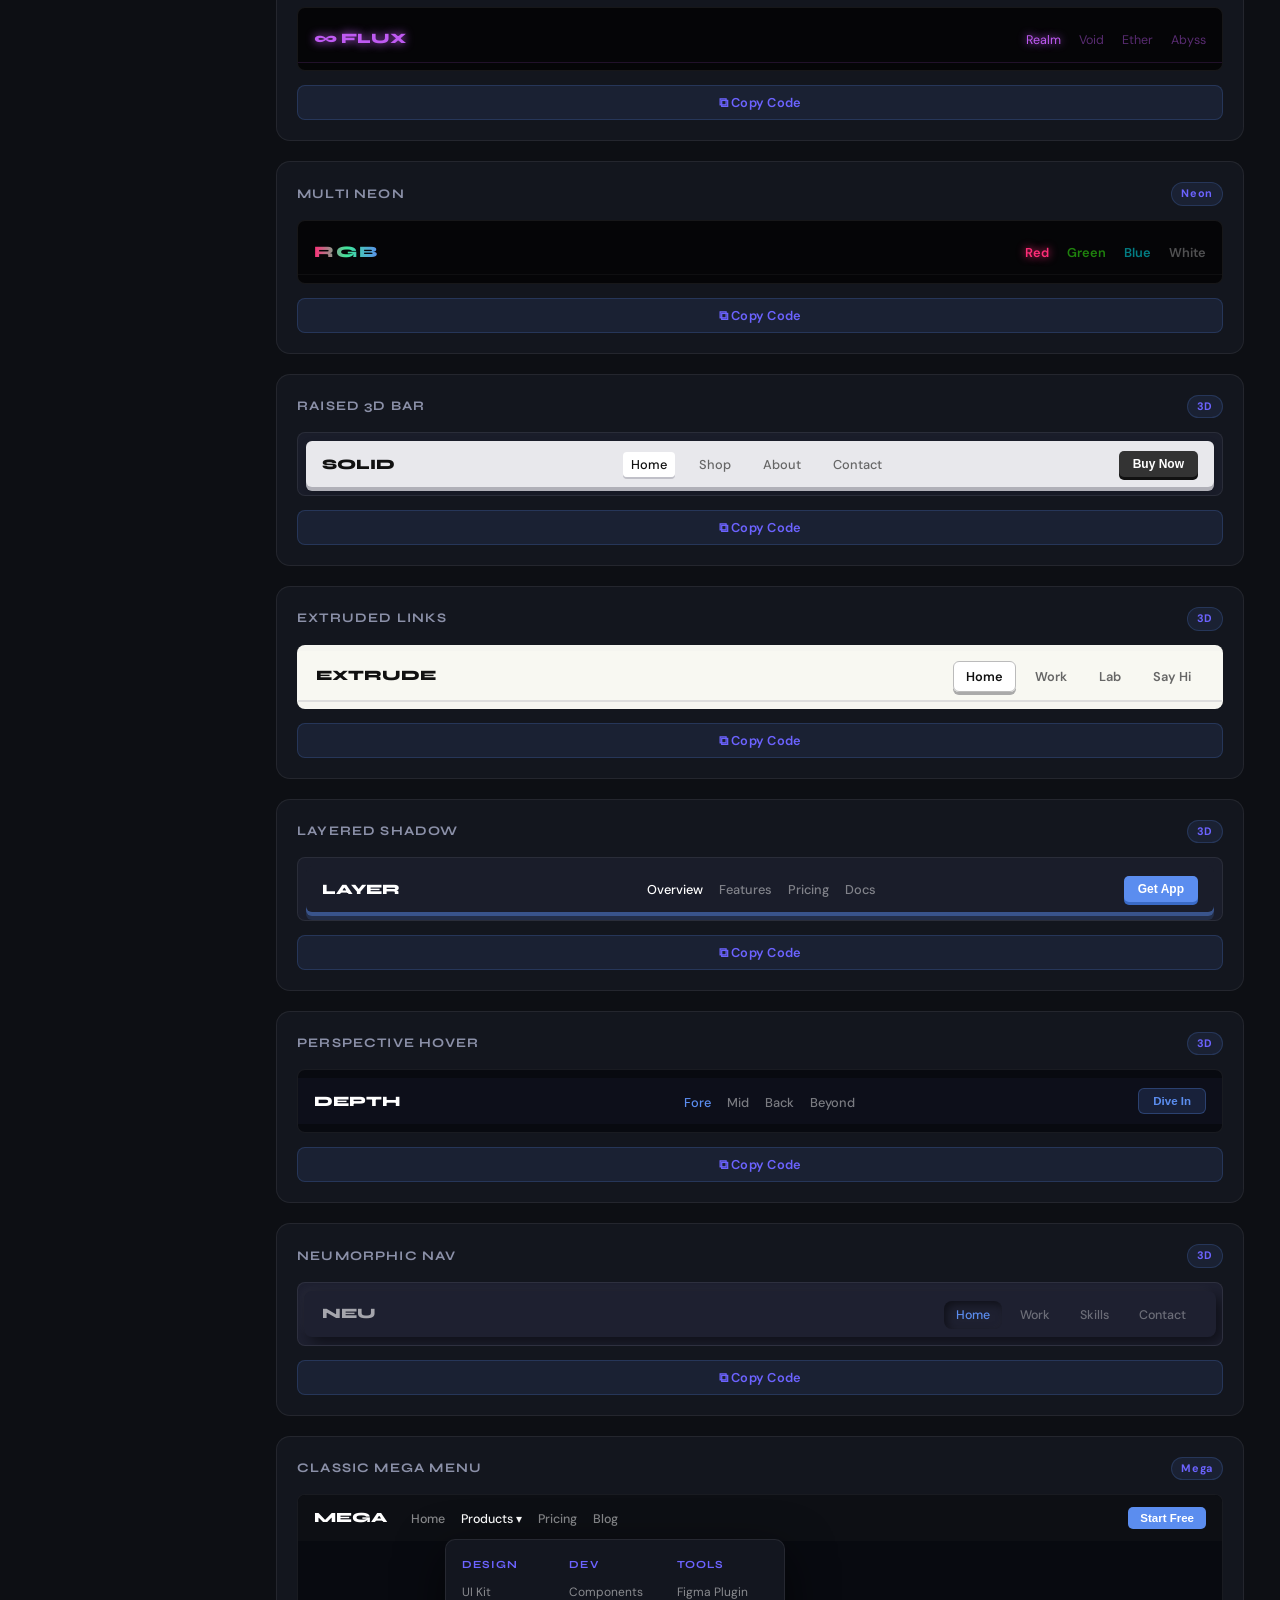
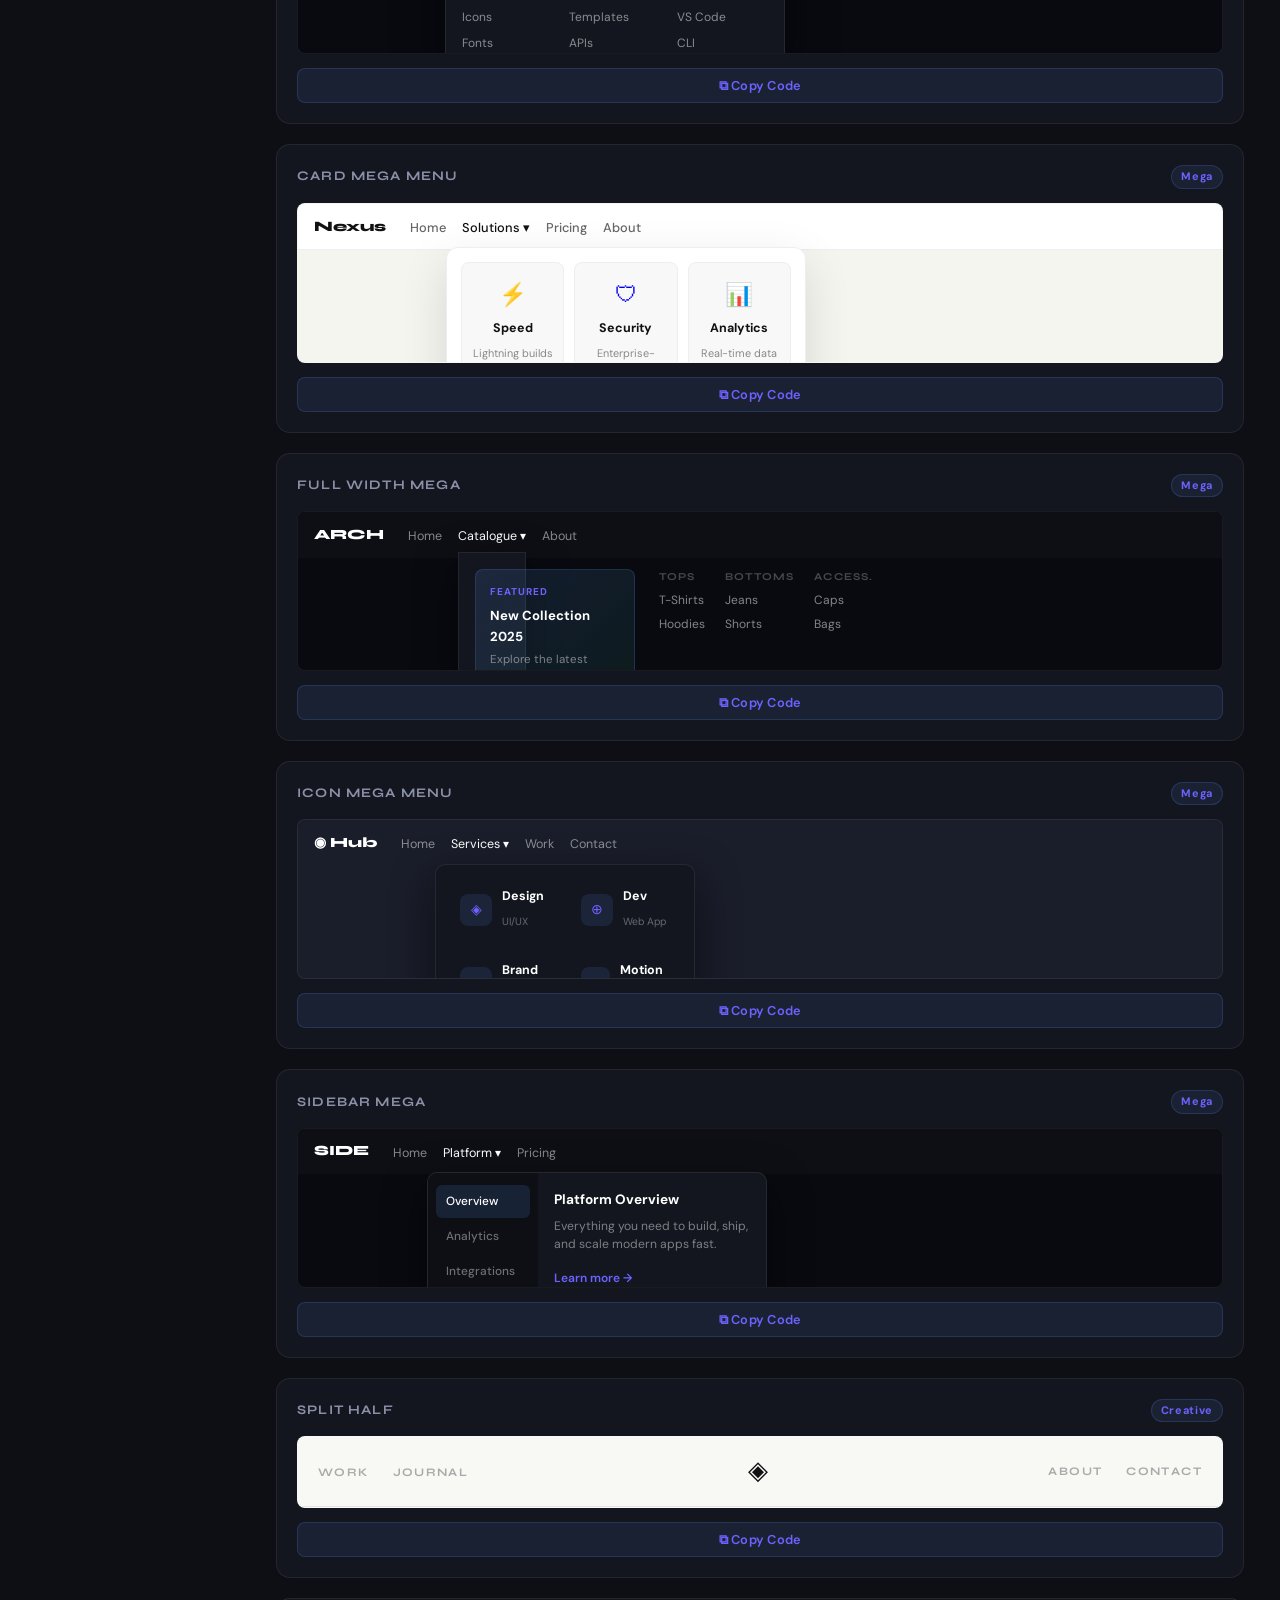
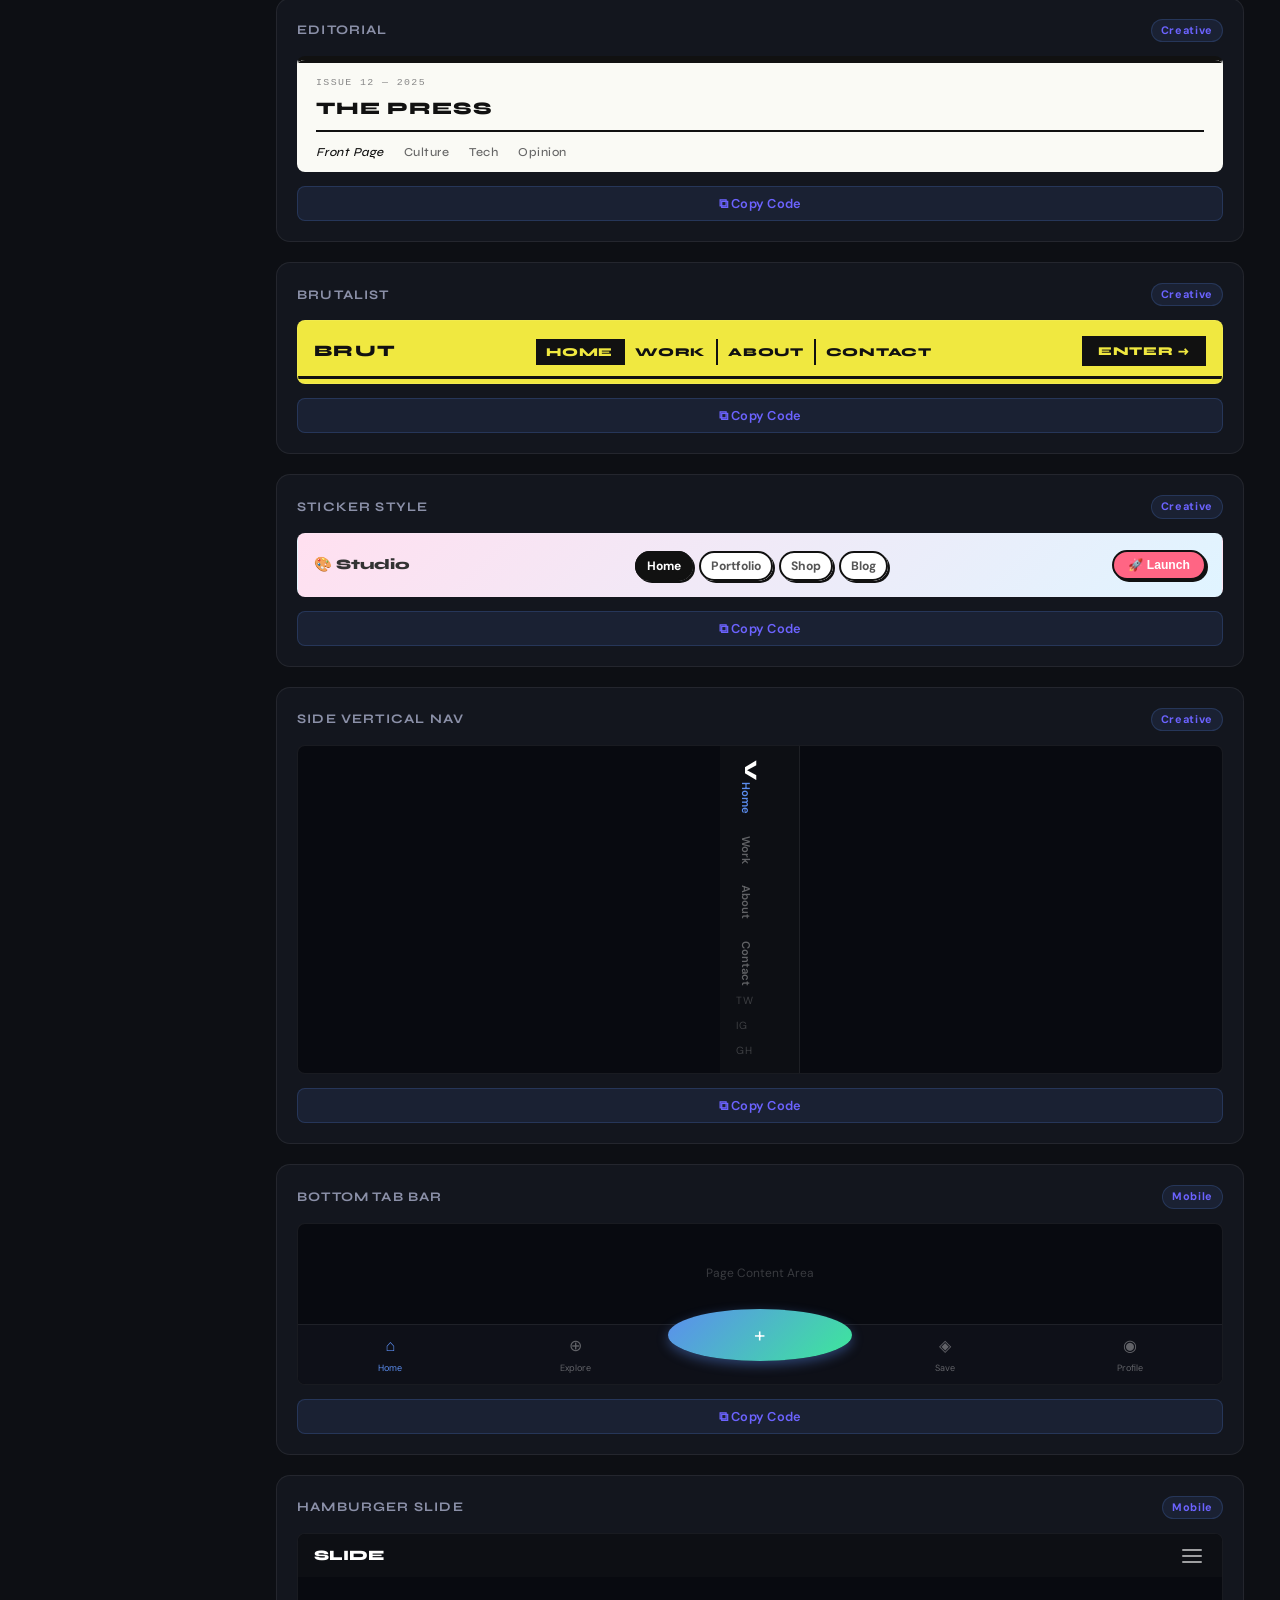
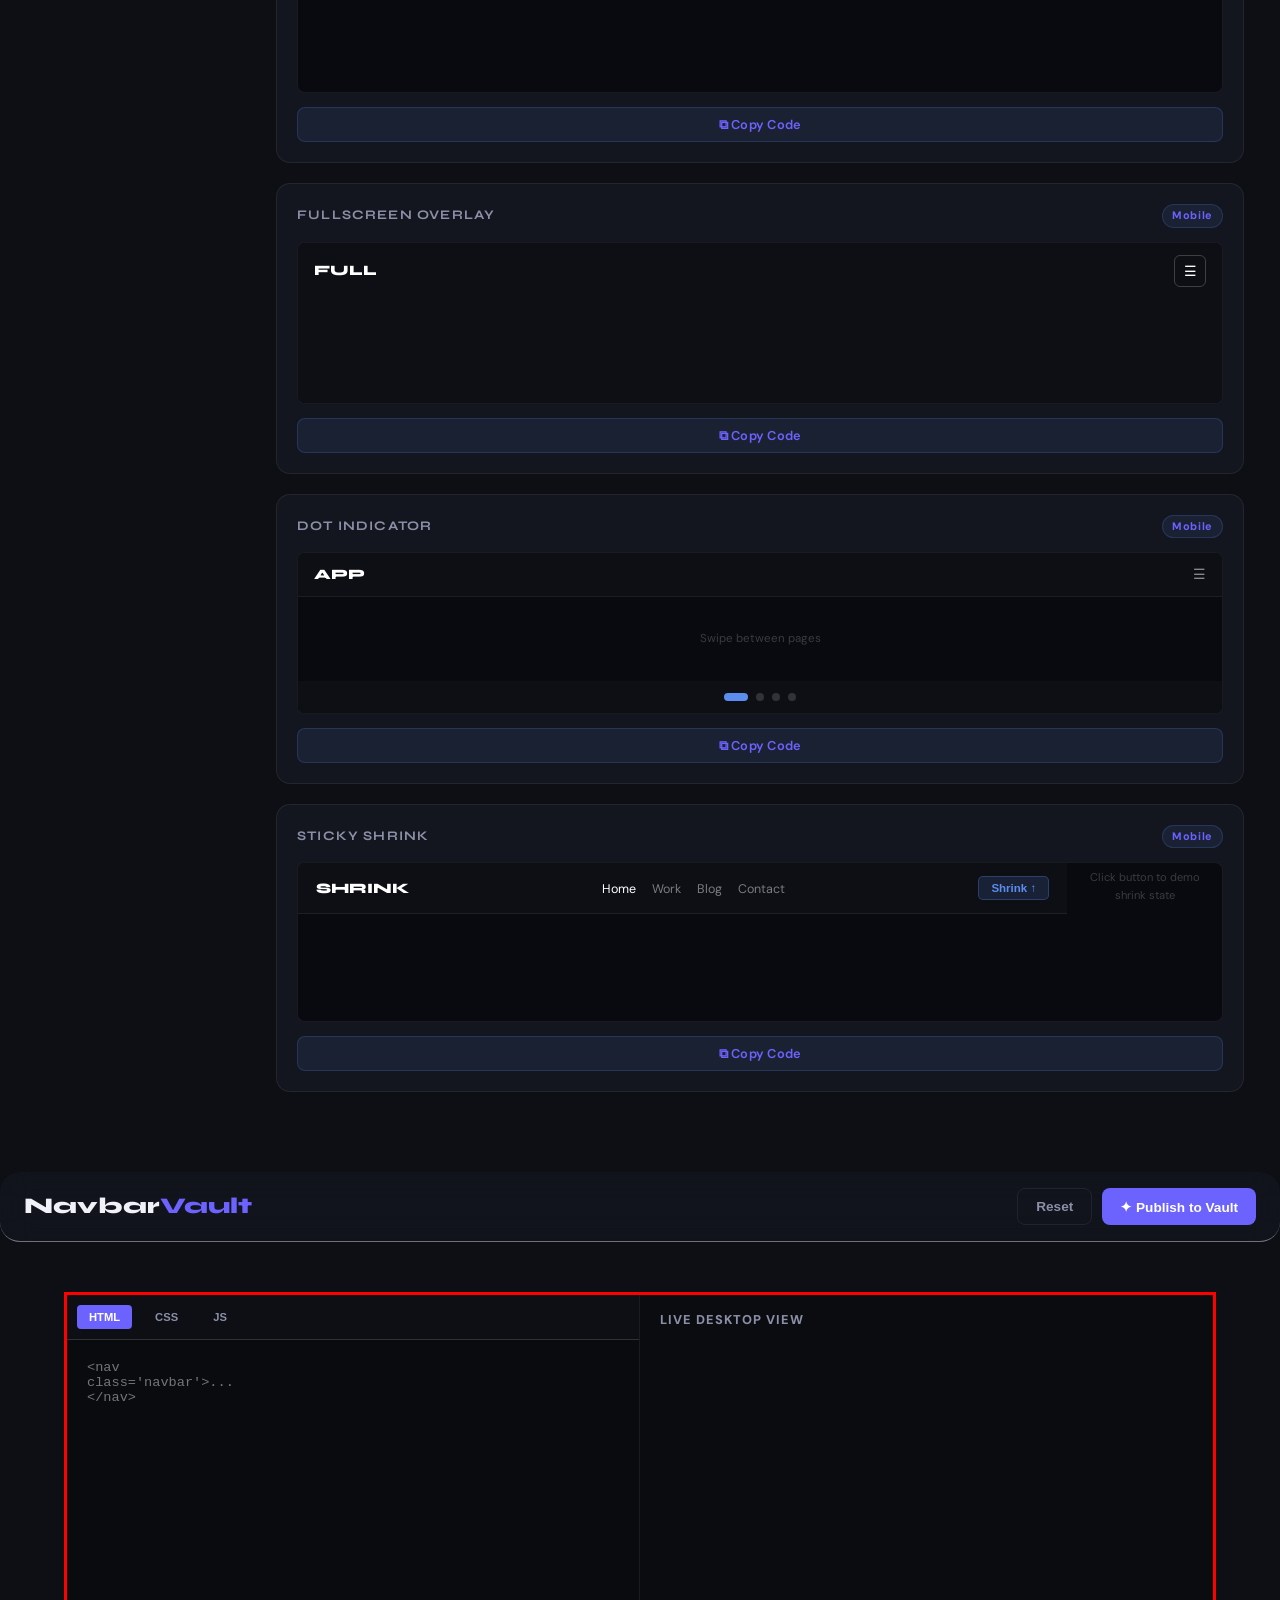
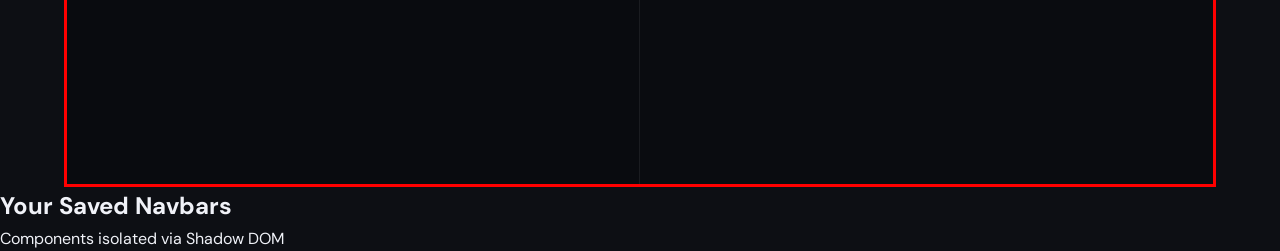
<file: navbar-gallery.html>
<!DOCTYPE html>
<html lang="en">

<head>
  <meta charset="UTF-8" />
  <meta name="viewport" content="width=device-width, initial-scale=1.0" />
  <title>NavVault — Premium Navbar Gallery</title>
  <link rel="preconnect" href="https://fonts.googleapis.com" />
  <link
    href="https://fonts.googleapis.com/css2?family=Syne:wght@400;600;700;800&family=DM+Sans:wght@300;400;500;600&display=swap"
    rel="stylesheet" />
  <link rel="stylesheet" href="css/style.css">
  <link rel="stylesheet" href="css/navbar-gallery.css" />
</head>

<body>

  <!-- ══════════ SITE HEADER ══════════ -->

  <header class="header" id="header">
    <div class="header-inner">
      <div class="logo">
        <span class="logo-icon">⬡</span>
        <span class="logo-text">Nav<em>Vault</em></span>
      </div>

      <nav class="nav" id="nav">
        <a href="#" class="nav-link active">Home</a>

        <div class="nav-item has-dropdown">
          <a href="#" class="nav-link">
            Categories <span class="chevron chevron1">▼</span>
          </a>
          <div class="dropdown-menu dropdown-menu1">
            <div class="dropdown-grid">
              <a href="#" class="dropdown-item" data-category="hover" style="cursor: default;">
                <span class="drop-icon">◈</span>
                <div class="drop-text">
                  <span class="drop-title">Hover Effects</span>
                  <span class="drop-desc">Transitions & interactions</span>
                </div>
              </a>
              <a href="#" class="dropdown-item" data-category="gradient" style="cursor: default;">
                <span class="drop-icon">◉</span>
                <div class="drop-text">
                  <span class="drop-title">Gradients</span>
                  <span class="drop-desc">Modern color blends</span>
                </div>
              </a>
              <a href="#" class="dropdown-item" data-category="animated" style="cursor: default;">
                <span class="drop-icon">◎</span>
                <div class="drop-text">
                  <span class="drop-title">Animations</span>
                  <span class="drop-desc">Infinite loops & pulses</span>
                </div>
              </a>
              <a href="#" class="dropdown-item" data-category="glass" style="cursor: default;">
                <span class="drop-icon">◈</span>
                <div class="drop-text">
                  <span class="drop-title">Glassmorphism</span>
                  <span class="drop-desc">Frosted & translucent</span>
                </div>
              </a>
            </div>
            <div class="dropdown-footer">
              <a href="#" style="cursor: default;">See in Sidebar →</a>
            </div>
          </div>
        </div>

        <a href="about.html" class="nav-link">About</a>
        <a href="contact.html" class="nav-link">Contact</a>
        <!-- this is button five -->
        <div class="nav-item has-dropdown" id="viewSwitcher">
          <a href="javascript:void(0)" class="nav-link switcher-btn">
            <span class="active-indicator"></span>
            <span id="currentViewLabel">Navbars</span>
            <span class="chevron">▼</span>
          </a>

          <div class="dropdown-menu mini-dropdown">
            <div class="mode-links-group">
              <a href="navbar-gallery.html" class="mode-link active" data-value="navbars">
                <span class="mode-icon">▤</span>
                <div class="mode-info">
                  <span class="mode-title">Navbars</span>
                  <span class="mode-desc">Header layouts</span>
                </div>
                <span class="active-tick">✓</span>
              </a>

              <a href="index.html" class="mode-link" data-value="buttons">
                <span class="mode-icon">⬚</span>
                <div class="mode-info">
                  <span class="mode-title">Buttons</span>
                  <span class="mode-desc">Interactive components</span>
                </div>
                <span class="active-tick">✓</span>
              </a>

            </div>
          </div>
      </nav>
      <div class="header-right">
        <div class="search-wrap">
          <button class="search2" id="search2">
            <svg class="search-icon2" viewBox="0 0 24 24" fill="none" stroke="currentColor" stroke-width="2"
              style="color: var(--text-2);">
              <circle cx="11" cy="11" r="8" />
              <path d="m21 21-4.35-4.35" />
            </svg>
          </button>
          <input type="text" class="search-input" id="searchInput" placeholder="Search Navbars…" />
          <svg class="search-icon" viewBox="0 0 24 24" fill="none" stroke="currentColor" stroke-width="2"
            style="color: var(--text-2);">
            <circle cx="11" cy="11" r="8" />
            <path d="m21 21-4.35-4.35" />
          </svg>
        </div>
        <button class="hamburger" id="hamburger" onclick="openSidebar()">
          <span></span><span></span><span></span>
        </button>
      </div><button class="search-bar-hide" id="searchBarHide" onclick="searchBarHide()">⨉</button>
    </div>
  </header>

  <!-- ══════════ LAYOUT ══════════ -->
  <div class="layout">

    <!-- SIDEBAR -->
    <aside class="sidebar" id="sidebar">
      <div class="sidebar-inner">
        <div class="sidebar-header">
          <span class="sidebar-title">Categories</span>
          <button class="sidebar-close" id="sidebarClose">✕</button>
        </div>
        <ul class="category-list" id="categoryList">
          <li class="category-item active" data-cat="all"><span class="cat-icon">✦</span>All Navbars<span
              class="cat-count">50</span></li>
          <li class="category-item" data-cat="minimal"><span class="cat-icon">—</span>Minimal<span
              class="cat-count">5</span>
          </li>
          <li class="category-item" data-cat="glass"><span class="cat-icon">◈</span>Glassmorphism<span
              class="cat-count">5</span>
          </li>
          <li class="category-item" data-cat="gradient"><span class="cat-icon">◉</span>Gradient<span
              class="cat-count">5</span>
          </li>
          <li class="category-item" data-cat="dark"><span class="cat-icon">◍</span>Dark &amp; Bold<span
              class="cat-count">5</span>
          </li>
          <li class="category-item" data-cat="animated"><span class="cat-icon">◎</span>Animated<span
              class="cat-count">5</span>
          </li>
          <li class="category-item" data-cat="neon"><span class="cat-icon">⊛</span>Neon<span class="cat-count">5</span>
          </li>
          <li class="category-item" data-cat="threed"><span class="cat-icon">⊞</span>3D &amp; Depth<span
              class="cat-count">5</span>
          </li>
          <li class="category-item" data-cat="mega"><span class="cat-icon">⊕</span>Mega Menu<span
              class="cat-count">5</span>
          </li>
          <li class="category-item" data-cat="creative"><span class="cat-icon">◻</span>Creative<span
              class="cat-count">5</span>
          </li>
          <li class="category-item" data-cat="mobile"><span class="cat-icon">◈</span>Mobile-First<span
              class="cat-count">5</span>
          </li>
        </ul>
        <div class="sidebar-footer">50 navbars · 10 categories</div>
      </div>
    </aside>
    <div class="sidebar-overlay" id="sidebarOverlay"></div>

    <!-- MAIN -->
    <main class="main-content">

      <!-- HERO -->
      <section class="hero-banner">
        <!-- <div class="hero-orb orb1"></div>
        <div class="hero-orb orb2"></div> -->
        <div class="hero-text">
          <h1>Premium Navbar Collection</h1>
          <p>copy-paste ready navigation bars for modern web projects.</p>
        </div>
        <div class="hero-stats">
          <div class="stat"><span>50</span>Navbars</div>
          <div class="stat"><span>10</span>Styles</div>
          <div class="stat"><span>3</span>Files Each</div>
          <div class="stat"><span>∞</span>Customisable</div>
        </div>
      </section>

      <!-- SECTION HEADER -->
      <div class="section-hd" id="sectionHd">
        <h2 id="sectionTitle">All Navbars</h2>
        <span class="count-badge" id="countBadge">50 navbars</span>
      </div>

      <!-- GRID -->
      <div class="nav-grid" id="navGrid">

        <!-- ══ MINIMAL 1–5 ══ -->
        <div class="navbox" data-cat="minimal" data-name="Clean Minimal">
          <div class="navbox-hd">
            <h3>Clean Minimal</h3><span class="ntag">Minimal</span>
          </div>
          <div class="nav-preview light-bg">
            <nav class="pnav n1">
              <div class="n1-logo">Brand</div>
              <ul class="n1-links">
                <li><a>Home</a></li>
                <li><a class="act">About</a></li>
                <li><a>Work</a></li>
                <li><a>Contact</a></li>
              </ul>
              <button class="n1-cta">Hire Me</button>
            </nav>
          </div>
          <button class="copy-btn" data-id="1">⧉ Copy Code</button>
        </div>

        <div class="navbox" data-cat="minimal" data-name="Underline Active">
          <div class="navbox-hd">
            <h3>Underline Active</h3><span class="ntag">Minimal</span>
          </div>
          <div class="nav-preview dark-bg">
            <nav class="pnav n2">
              <div class="n2-logo">◆ Studio</div>
              <ul class="n2-links">
                <li><a>Work</a></li>
                <li><a class="act">Lab</a></li>
                <li><a>Journal</a></li>
                <li><a>Info</a></li>
              </ul>
            </nav>
          </div>
          <button class="copy-btn" data-id="2">⧉ Copy Code</button>
        </div>

        <div class="navbox" data-cat="minimal" data-name="Dot Navigation">
          <div class="navbox-hd">
            <h3>Dot Navigation</h3><span class="ntag">Minimal</span>
          </div>
          <div class="nav-preview cream-bg">
            <nav class="pnav n3">
              <span class="n3-logo">ÆTHER</span>
              <ul class="n3-links">
                <li><a class="act"><span class="ndot"></span>Index</a></li>
                <li><a><span class="ndot"></span>Store</a></li>
                <li><a><span class="ndot"></span>About</a></li>
              </ul>
              <span class="n3-tag">EST. 2024</span>
            </nav>
          </div>
          <button class="copy-btn" data-id="3">⧉ Copy Code</button>
        </div>

        <div class="navbox" data-cat="minimal" data-name="Floating Pill">
          <div class="navbox-hd">
            <h3>Floating Pill</h3><span class="ntag">Minimal</span>
          </div>
          <div class="nav-preview mid-bg">
            <nav class="pnav n4">
              <ul class="n4-links">
                <li><a class="act">Home</a></li>
                <li><a>Portfolio</a></li>
                <li><a>Blog</a></li>
                <li><a>Contact</a></li>
              </ul>
            </nav>
          </div>
          <button class="copy-btn" data-id="4">⧉ Copy Code</button>
        </div>

        <div class="navbox" data-cat="minimal" data-name="Centered Mono">
          <div class="navbox-hd">
            <h3>Centered Mono</h3><span class="ntag">Minimal</span>
          </div>
          <div class="nav-preview light-bg">
            <nav class="pnav n5">
              <ul class="n5-links">
                <li><a>INDEX</a></li>
                <li><a>WORK</a></li>
                <li class="n5-logo-item"><a>MK</a></li>
                <li><a>ABOUT</a></li>
                <li><a>SHOP</a></li>
              </ul>
            </nav>
          </div>
          <button class="copy-btn" data-id="5">⧉ Copy Code</button>
        </div>

        <!-- ══ GLASSMORPHISM 6–10 ══ -->
        <div class="navbox" data-cat="glass" data-name="Frosted Glass">
          <div class="navbox-hd">
            <h3>Frosted Glass</h3><span class="ntag">Glass</span>
          </div>
          <div class="nav-preview glass-bg1">
            <nav class="pnav n6">
              <div class="n6-logo">⬡ Frost</div>
              <ul class="n6-links">
                <li><a class="act">Home</a></li>
                <li><a>Products</a></li>
                <li><a>Pricing</a></li>
                <li><a>Docs</a></li>
              </ul>
              <button class="n6-btn">Sign Up</button>
            </nav>
          </div>
          <button class="copy-btn" data-id="6">⧉ Copy Code</button>
        </div>

        <div class="navbox" data-cat="glass" data-name="Tinted Glass Bar">
          <div class="navbox-hd">
            <h3>Tinted Glass Bar</h3><span class="ntag">Glass</span>
          </div>
          <div class="nav-preview glass-bg2">
            <nav class="pnav n7">
              <div class="n7-logo">PRISM</div>
              <ul class="n7-links">
                <li><a>Features</a></li>
                <li><a class="act">Gallery</a></li>
                <li><a>Team</a></li>
                <li><a>FAQ</a></li>
              </ul>
              <div class="n7-acts"><button class="n7-login">Login</button><button class="n7-signup">Start Free</button>
              </div>
            </nav>
          </div>
          <button class="copy-btn" data-id="7">⧉ Copy Code</button>
        </div>

        <div class="navbox" data-cat="glass" data-name="Glass Floating Pill">
          <div class="navbox-hd">
            <h3>Glass Floating Pill</h3><span class="ntag">Glass</span>
          </div>
          <div class="nav-preview glass-bg3">
            <nav class="pnav n8">
              <div class="n8-inner">
                <span class="n8-logo">◈</span>
                <ul class="n8-links">
                  <li><a class="act">Explore</a></li>
                  <li><a>Create</a></li>
                  <li><a>Share</a></li>
                </ul>
                <button class="n8-btn">↗</button>
              </div>
            </nav>
          </div>
          <button class="copy-btn" data-id="8">⧉ Copy Code</button>
        </div>

        <div class="navbox" data-cat="glass" data-name="Dark Glass">
          <div class="navbox-hd">
            <h3>Dark Glass</h3><span class="ntag">Glass</span>
          </div>
          <div class="nav-preview dark-glass-bg">
            <nav class="pnav n9">
              <div class="n9-logo"><em>N</em>ova</div>
              <ul class="n9-links">
                <li><a class="act">Home</a></li>
                <li><a>Explore</a></li>
                <li><a>Build</a></li>
                <li><a>Deploy</a></li>
              </ul>
              <div class="n9-avatar">JS</div>
            </nav>
          </div>
          <button class="copy-btn" data-id="9">⧉ Copy Code</button>
        </div>

        <div class="navbox" data-cat="glass" data-name="Crystal Border">
          <div class="navbox-hd">
            <h3>Crystal Border</h3><span class="ntag">Glass</span>
          </div>
          <div class="nav-preview glass-bg1">
            <nav class="pnav n10">
              <div class="n10-logo">CRYST</div>
              <ul class="n10-links">
                <li><a>Vision</a></li>
                <li><a class="act">Mission</a></li>
                <li><a>Team</a></li>
              </ul>
              <button class="n10-btn">Join Waitlist</button>
            </nav>
          </div>
          <button class="copy-btn" data-id="10">⧉ Copy Code</button>
        </div>

        <!-- ══ GRADIENT 11–15 ══ -->
        <div class="navbox" data-cat="gradient" data-name="Aurora Gradient">
          <div class="navbox-hd">
            <h3>Aurora Gradient</h3><span class="ntag">Gradient</span>
          </div>
          <div class="nav-preview plain-bg">
            <nav class="pnav n11">
              <div class="n11-logo">Aurora</div>
              <ul class="n11-links">
                <li><a class="act">Home</a></li>
                <li><a>Features</a></li>
                <li><a>Pricing</a></li>
                <li><a>Blog</a></li>
              </ul>
              <button class="n11-btn">Get Started</button>
            </nav>
          </div>
          <button class="copy-btn" data-id="11">⧉ Copy Code</button>
        </div>

        <div class="navbox" data-cat="gradient" data-name="Sunset Bar">
          <div class="navbox-hd">
            <h3>Sunset Bar</h3><span class="ntag">Gradient</span>
          </div>
          <div class="nav-preview plain-bg">
            <nav class="pnav n12">
              <div class="n12-logo">Dusk</div>
              <ul class="n12-links">
                <li><a class="act">Discover</a></li>
                <li><a>Create</a></li>
                <li><a>Community</a></li>
                <li><a>Pro</a></li>
              </ul>
              <button class="n12-btn">Try Free</button>
            </nav>
          </div>
          <button class="copy-btn" data-id="12">⧉ Copy Code</button>
        </div>

        <div class="navbox" data-cat="gradient" data-name="Ocean Gradient">
          <div class="navbox-hd">
            <h3>Ocean Gradient</h3><span class="ntag">Gradient</span>
          </div>
          <div class="nav-preview plain-bg">
            <nav class="pnav n13">
              <div class="n13-logo">◉ Wave</div>
              <ul class="n13-links">
                <li><a class="act">Surface</a></li>
                <li><a>Depths</a></li>
                <li><a>Current</a></li>
                <li><a>Tides</a></li>
              </ul>
            </nav>
          </div>
          <button class="copy-btn" data-id="13">⧉ Copy Code</button>
        </div>

        <div class="navbox" data-cat="gradient" data-name="Gradient Underline">
          <div class="navbox-hd">
            <h3>Gradient Underline</h3><span class="ntag">Gradient</span>
          </div>
          <div class="nav-preview dark-bg">
            <nav class="pnav n14">
              <div class="n14-logo">SHIFT</div>
              <ul class="n14-links">
                <li><a>Products</a></li>
                <li><a class="act">Design</a></li>
                <li><a>Code</a></li>
                <li><a>Dev</a></li>
              </ul>
              <button class="n14-btn">Hire Us</button>
            </nav>
          </div>
          <button class="copy-btn" data-id="14">⧉ Copy Code</button>
        </div>

        <div class="navbox" data-cat="gradient" data-name="Rainbow Border">
          <div class="navbox-hd">
            <h3>Rainbow Border</h3><span class="ntag">Gradient</span>
          </div>
          <div class="nav-preview dark-bg">
            <nav class="pnav n15">
              <div class="n15-logo">SPEC</div>
              <ul class="n15-links">
                <li><a class="act">Home</a></li>
                <li><a>Work</a></li>
                <li><a>Team</a></li>
                <li><a>Contact</a></li>
              </ul>
            </nav>
          </div>
          <button class="copy-btn" data-id="15">⧉ Copy Code</button>
        </div>

        <!-- ══ DARK 16–20 ══ -->
        <div class="navbox" data-cat="dark" data-name="Obsidian">
          <div class="navbox-hd">
            <h3>Obsidian</h3><span class="ntag">Dark</span>
          </div>
          <div class="nav-preview dark-bg">
            <nav class="pnav n16">
              <div class="n16-logo">⬡ OBS</div>
              <ul class="n16-links">
                <li><a class="act">Home</a></li>
                <li><a>Products</a></li>
                <li><a>About</a></li>
                <li><a>Blog</a></li>
              </ul>
              <div class="n16-acts"><button class="n16-login">Login</button><button class="n16-cta">Sign Up ↗</button>
              </div>
            </nav>
          </div>
          <button class="copy-btn" data-id="16">⧉ Copy Code</button>
        </div>

        <div class="navbox" data-cat="dark" data-name="Carbon Bold">
          <div class="navbox-hd">
            <h3>Carbon Bold</h3><span class="ntag">Dark</span>
          </div>
          <div class="nav-preview dark-bg">
            <nav class="pnav n17">
              <div class="n17-logo">CARBON</div>
              <ul class="n17-links">
                <li><a class="act">Studio</a></li>
                <li><a>Cases</a></li>
                <li><a>Process</a></li>
                <li><a>Contact</a></li>
              </ul>
              <span class="n17-tag">DESIGN STUDIO</span>
            </nav>
          </div>
          <button class="copy-btn" data-id="17">⧉ Copy Code</button>
        </div>

        <div class="navbox" data-cat="dark" data-name="Terminal">
          <div class="navbox-hd">
            <h3>Terminal</h3><span class="ntag">Dark</span>
          </div>
          <div class="nav-preview terminal-bg">
            <nav class="pnav n18">
              <div class="n18-logo"><span class="n18-prompt">~/</span>root</div>
              <ul class="n18-links">
                <li><a class="act">ls</a></li>
                <li><a>cd work</a></li>
                <li><a>cd about</a></li>
                <li><a>./contact</a></li>
              </ul>
              <span class="n18-cursor">█</span>
            </nav>
          </div>
          <button class="copy-btn" data-id="18">⧉ Copy Code</button>
        </div>

        <div class="navbox" data-cat="dark" data-name="Void Dark">
          <div class="navbox-hd">
            <h3>Void Dark</h3><span class="ntag">Dark</span>
          </div>
          <div class="nav-preview void-bg">
            <nav class="pnav n19">
              <div class="n19-logo">VOID</div>
              <ul class="n19-links">
                <li><a>∕ Enter</a></li>
                <li><a class="act">∕ Explore</a></li>
                <li><a>∕ Build</a></li>
                <li><a>∕ Exit</a></li>
              </ul>
            </nav>
          </div>
          <button class="copy-btn" data-id="19">⧉ Copy Code</button>
        </div>

        <div class="navbox" data-cat="dark" data-name="Midnight Solid">
          <div class="navbox-hd">
            <h3>Midnight Solid</h3><span class="ntag">Dark</span>
          </div>
          <div class="nav-preview dark-bg">
            <nav class="pnav n20">
              <div class="n20-logo">MID<em>NIGHT</em></div>
              <ul class="n20-links">
                <li><a class="act">Gallery</a></li>
                <li><a>Archive</a></li>
                <li><a>Press</a></li>
              </ul>
              <div class="n20-dots"><span></span><span></span><span></span></div>
            </nav>
          </div>
          <button class="copy-btn" data-id="20">⧉ Copy Code</button>
        </div>

        <!-- ══ ANIMATED 21–25 ══ -->
        <div class="navbox" data-cat="animated" data-name="Slide Reveal">
          <div class="navbox-hd">
            <h3>Slide Reveal</h3><span class="ntag">Animated</span>
          </div>
          <div class="nav-preview dark-bg">
            <nav class="pnav n21">
              <div class="n21-logo">SL/DE</div>
              <ul class="n21-links">
                <li><a class="act">Work</a></li>
                <li><a>Play</a></li>
                <li><a>Think</a></li>
                <li><a>Talk</a></li>
              </ul>
              <button class="n21-btn">Open</button>
            </nav>
          </div>
          <button class="copy-btn" data-id="21">⧉ Copy Code</button>
        </div>

        <div class="navbox" data-cat="animated" data-name="Shimmer Links">
          <div class="navbox-hd">
            <h3>Shimmer Links</h3><span class="ntag">Animated</span>
          </div>
          <div class="nav-preview mid-bg">
            <nav class="pnav n22">
              <div class="n22-logo">LUMINA</div>
              <ul class="n22-links">
                <li><a class="act">Discover</a></li>
                <li><a>Create</a></li>
                <li><a>Share</a></li>
                <li><a>Earn</a></li>
              </ul>
              <button class="n22-btn">Dashboard →</button>
            </nav>
          </div>
          <button class="copy-btn" data-id="22">⧉ Copy Code</button>
        </div>

        <div class="navbox" data-cat="animated" data-name="Pulse Dot Nav">
          <div class="navbox-hd">
            <h3>Pulse Dot Nav</h3><span class="ntag">Animated</span>
          </div>
          <div class="nav-preview dark-bg">
            <nav class="pnav n23">
              <div class="n23-logo"><span class="n23-pulse"></span>LIVE</div>
              <ul class="n23-links">
                <li><a class="act">● Stream</a></li>
                <li><a>○ Archive</a></li>
                <li><a>○ Schedule</a></li>
                <li><a>○ Clips</a></li>
              </ul>
              <button class="n23-btn">Watch Now</button>
            </nav>
          </div>
          <button class="copy-btn" data-id="23">⧉ Copy Code</button>
        </div>

        <div class="navbox" data-cat="animated" data-name="Animated Underline">
          <div class="navbox-hd">
            <h3>Animated Underline</h3><span class="ntag">Animated</span>
          </div>
          <div class="nav-preview light-bg">
            <nav class="pnav n24">
              <div class="n24-logo">Forma</div>
              <ul class="n24-links">
                <li><a>About</a></li>
                <li><a class="act">Process</a></li>
                <li><a>Projects</a></li>
                <li><a>Contact</a></li>
              </ul>
              <button class="n24-btn">Let's Talk</button>
            </nav>
          </div>
          <button class="copy-btn" data-id="24">⧉ Copy Code</button>
        </div>

        <div class="navbox" data-cat="animated" data-name="Marquee Bar">
          <div class="navbox-hd">
            <h3>Marquee Bar</h3><span class="ntag">Animated</span>
          </div>
          <div class="nav-preview dark-bg">
            <nav class="pnav n25">
              <div class="n25-wrap">
                <div class="n25-marquee">
                  <span>HOME</span><span>·</span><span>WORK</span><span>·</span><span>ABOUT</span><span>·</span><span>CONTACT</span><span>·</span>
                  <span>HOME</span><span>·</span><span>WORK</span><span>·</span><span>ABOUT</span><span>·</span><span>CONTACT</span><span>·</span>
                </div>
              </div>
            </nav>
          </div>
          <button class="copy-btn" data-id="25">⧉ Copy Code</button>
        </div>

        <!-- ══ NEON 26–30 ══ -->
        <div class="navbox" data-cat="neon" data-name="Neon Cyan">
          <div class="navbox-hd">
            <h3>Neon Cyan</h3><span class="ntag">Neon</span>
          </div>
          <div class="nav-preview void-bg">
            <nav class="pnav n26">
              <div class="n26-logo">CYBER</div>
              <ul class="n26-links">
                <li><a class="act">Grid</a></li>
                <li><a>Matrix</a></li>
                <li><a>Nodes</a></li>
                <li><a>Exit</a></li>
              </ul>
              <button class="n26-btn">CONNECT</button>
            </nav>
          </div>
          <button class="copy-btn" data-id="26">⧉ Copy Code</button>
        </div>

        <div class="navbox" data-cat="neon" data-name="Neon Pink">
          <div class="navbox-hd">
            <h3>Neon Pink</h3><span class="ntag">Neon</span>
          </div>
          <div class="nav-preview void-bg">
            <nav class="pnav n27">
              <div class="n27-logo">SYNTH</div>
              <ul class="n27-links">
                <li><a class="act">Beats</a></li>
                <li><a>Drops</a></li>
                <li><a>Mixes</a></li>
                <li><a>NFTs</a></li>
              </ul>
              <button class="n27-btn">PLAY ▶</button>
            </nav>
          </div>
          <button class="copy-btn" data-id="27">⧉ Copy Code</button>
        </div>

        <div class="navbox" data-cat="neon" data-name="Neon Green">
          <div class="navbox-hd">
            <h3>Neon Green</h3><span class="ntag">Neon</span>
          </div>
          <div class="nav-preview void-bg">
            <nav class="pnav n28">
              <div class="n28-logo">[HACK]</div>
              <ul class="n28-links">
                <li><a class="act">/root</a></li>
                <li><a>/sys</a></li>
                <li><a>/net</a></li>
                <li><a>/exit</a></li>
              </ul>
              <button class="n28-btn">RUN</button>
            </nav>
          </div>
          <button class="copy-btn" data-id="28">⧉ Copy Code</button>
        </div>

        <div class="navbox" data-cat="neon" data-name="Neon Purple">
          <div class="navbox-hd">
            <h3>Neon Purple</h3><span class="ntag">Neon</span>
          </div>
          <div class="nav-preview void-bg">
            <nav class="pnav n29">
              <div class="n29-logo">∞ FLUX</div>
              <ul class="n29-links">
                <li><a class="act">Realm</a></li>
                <li><a>Void</a></li>
                <li><a>Ether</a></li>
                <li><a>Abyss</a></li>
              </ul>
            </nav>
          </div>
          <button class="copy-btn" data-id="29">⧉ Copy Code</button>
        </div>

        <div class="navbox" data-cat="neon" data-name="Multi Neon">
          <div class="navbox-hd">
            <h3>Multi Neon</h3><span class="ntag">Neon</span>
          </div>
          <div class="nav-preview void-bg">
            <nav class="pnav n30">
              <div class="n30-logo">RGB</div>
              <ul class="n30-links">
                <li class="nr"><a class="act">Red</a></li>
                <li class="ng"><a>Green</a></li>
                <li class="nb"><a>Blue</a></li>
                <li class="nw"><a>White</a></li>
              </ul>
            </nav>
          </div>
          <button class="copy-btn" data-id="30">⧉ Copy Code</button>
        </div>

        <!-- ══ 3D 31–35 ══ -->
        <div class="navbox" data-cat="threed" data-name="Raised 3D Bar">
          <div class="navbox-hd">
            <h3>Raised 3D Bar</h3><span class="ntag">3D</span>
          </div>
          <div class="nav-preview mid-bg">
            <nav class="pnav n31">
              <div class="n31-logo">SOLID</div>
              <ul class="n31-links">
                <li><a class="act">Home</a></li>
                <li><a>Shop</a></li>
                <li><a>About</a></li>
                <li><a>Contact</a></li>
              </ul>
              <button class="n31-btn">Buy Now</button>
            </nav>
          </div>
          <button class="copy-btn" data-id="31">⧉ Copy Code</button>
        </div>

        <div class="navbox" data-cat="threed" data-name="Extruded Links">
          <div class="navbox-hd">
            <h3>Extruded Links</h3><span class="ntag">3D</span>
          </div>
          <div class="nav-preview light-bg">
            <nav class="pnav n32">
              <div class="n32-logo">EXTRUDE</div>
              <ul class="n32-links">
                <li><a class="act">Home</a></li>
                <li><a>Work</a></li>
                <li><a>Lab</a></li>
                <li><a>Say Hi</a></li>
              </ul>
            </nav>
          </div>
          <button class="copy-btn" data-id="32">⧉ Copy Code</button>
        </div>

        <div class="navbox" data-cat="threed" data-name="Layered Shadow">
          <div class="navbox-hd">
            <h3>Layered Shadow</h3><span class="ntag">3D</span>
          </div>
          <div class="nav-preview mid-bg">
            <nav class="pnav n33">
              <div class="n33-logo">LAYER</div>
              <ul class="n33-links">
                <li><a class="act">Overview</a></li>
                <li><a>Features</a></li>
                <li><a>Pricing</a></li>
                <li><a>Docs</a></li>
              </ul>
              <button class="n33-btn">Get App</button>
            </nav>
          </div>
          <button class="copy-btn" data-id="33">⧉ Copy Code</button>
        </div>

        <div class="navbox" data-cat="threed" data-name="Perspective Hover">
          <div class="navbox-hd">
            <h3>Perspective Hover</h3><span class="ntag">3D</span>
          </div>
          <div class="nav-preview dark-bg">
            <nav class="pnav n34">
              <div class="n34-logo">DEPTH</div>
              <ul class="n34-links">
                <li><a class="act">Fore</a></li>
                <li><a>Mid</a></li>
                <li><a>Back</a></li>
                <li><a>Beyond</a></li>
              </ul>
              <button class="n34-btn">Dive In</button>
            </nav>
          </div>
          <button class="copy-btn" data-id="34">⧉ Copy Code</button>
        </div>

        <div class="navbox" data-cat="threed" data-name="Neumorphic Nav">
          <div class="navbox-hd">
            <h3>Neumorphic Nav</h3><span class="ntag">3D</span>
          </div>
          <div class="nav-preview neu-bg">
            <nav class="pnav n35">
              <div class="n35-logo">NEU</div>
              <ul class="n35-links">
                <li><a class="act">Home</a></li>
                <li><a>Work</a></li>
                <li><a>Skills</a></li>
                <li><a>Contact</a></li>
              </ul>
            </nav>
          </div>
          <button class="copy-btn" data-id="35">⧉ Copy Code</button>
        </div>

        <!-- ══ MEGA 36–40 ══ -->
        <div class="navbox navbox-wide" data-cat="mega" data-name="Classic Mega Menu">
          <div class="navbox-hd">
            <h3>Classic Mega Menu</h3><span class="ntag">Mega</span>
          </div>
          <div class="nav-preview dark-bg nav-tall">
            <nav class="pnav n36">
              <div class="n36-bar">
                <div class="n36-logo">MEGA</div>
                <ul class="n36-links">
                  <li><a>Home</a></li>
                  <li class="has-mega">
                    <a class="act">Products ▾</a>
                    <div class="n36-mega">
                      <div class="n36-col"><span class="n36-ctitle">Design</span><a>UI Kit</a><a>Icons</a><a>Fonts</a>
                      </div>
                      <div class="n36-col"><span
                          class="n36-ctitle">Dev</span><a>Components</a><a>Templates</a><a>APIs</a></div>
                      <div class="n36-col"><span class="n36-ctitle">Tools</span><a>Figma Plugin</a><a>VS
                          Code</a><a>CLI</a></div>
                    </div>
                  </li>
                  <li><a>Pricing</a></li>
                  <li><a>Blog</a></li>
                </ul>
                <button class="n36-btn">Start Free</button>
              </div>
            </nav>
          </div>
          <button class="copy-btn" data-id="36">⧉ Copy Code</button>
        </div>

        <div class="navbox navbox-wide" data-cat="mega" data-name="Card Mega Menu">
          <div class="navbox-hd">
            <h3>Card Mega Menu</h3><span class="ntag">Mega</span>
          </div>
          <div class="nav-preview light-bg nav-tall">
            <nav class="pnav n37">
              <div class="n37-bar">
                <div class="n37-logo">Nexus</div>
                <ul class="n37-links">
                  <li><a>Home</a></li>
                  <li class="has-mega37">
                    <a class="act">Solutions ▾</a>
                    <div class="n37-mega">
                      <a href="#" class="n37-card">
                        <div class="n37-ico">⚡</div><strong>Speed</strong><span>Lightning builds</span>
                      </a>
                      <a href="#" class="n37-card">
                        <div class="n37-ico">🛡</div><strong>Security</strong><span>Enterprise-grade</span>
                      </a>
                      <a href="#" class="n37-card">
                        <div class="n37-ico">📊</div><strong>Analytics</strong><span>Real-time data</span>
                      </a>
                    </div>
                  </li>
                  <li><a>Pricing</a></li>
                  <li><a>About</a></li>
                </ul>
              </div>
            </nav>
          </div>
          <button class="copy-btn" data-id="37">⧉ Copy Code</button>
        </div>

        <div class="navbox navbox-wide" data-cat="mega" data-name="Full Width Mega">
          <div class="navbox-hd">
            <h3>Full Width Mega</h3><span class="ntag">Mega</span>
          </div>
          <div class="nav-preview dark-bg nav-tall">
            <nav class="pnav n38">
              <div class="n38-bar">
                <div class="n38-logo">ARCH</div>
                <ul class="n38-links">
                  <li><a>Home</a></li>
                  <li class="has-mega38">
                    <a class="act">Catalogue ▾</a>
                    <div class="n38-mega">
                      <div class="n38-featured"><span>Featured</span><strong>New Collection 2025</strong>
                        <p>Explore the latest drops</p><a>View →</a>
                      </div>
                      <div class="n38-cats">
                        <div class="n38-cat"><span>Tops</span><a>T-Shirts</a><a>Hoodies</a></div>
                        <div class="n38-cat"><span>Bottoms</span><a>Jeans</a><a>Shorts</a></div>
                        <div class="n38-cat"><span>Access.</span><a>Caps</a><a>Bags</a></div>
                      </div>
                    </div>
                  </li>
                  <li><a>About</a></li>
                </ul>
              </div>
            </nav>
          </div>
          <button class="copy-btn" data-id="38">⧉ Copy Code</button>
        </div>

        <div class="navbox navbox-wide" data-cat="mega" data-name="Icon Mega Menu">
          <div class="navbox-hd">
            <h3>Icon Mega Menu</h3><span class="ntag">Mega</span>
          </div>
          <div class="nav-preview mid-bg nav-tall">
            <nav class="pnav n39">
              <div class="n39-bar">
                <div class="n39-logo">◉ Hub</div>
                <ul class="n39-links">
                  <li><a>Home</a></li>
                  <li class="has-mega39">
                    <a class="act">Services ▾</a>
                    <div class="n39-mega">
                      <a href="#" class="n39-item"><span class="n39-ico">◈</span>
                        <div><strong>Design</strong><small>UI/UX</small></div>
                      </a>
                      <a href="#" class="n39-item"><span class="n39-ico">⊕</span>
                        <div><strong>Dev</strong><small>Web App</small></div>
                      </a>
                      <a href="#" class="n39-item"><span class="n39-ico">◎</span>
                        <div><strong>Brand</strong><small>Identity</small></div>
                      </a>
                      <a href="#" class="n39-item"><span class="n39-ico">⊛</span>
                        <div><strong>Motion</strong><small>Animation</small></div>
                      </a>
                    </div>
                  </li>
                  <li><a>Work</a></li>
                  <li><a>Contact</a></li>
                </ul>
              </div>
            </nav>
          </div>
          <button class="copy-btn" data-id="39">⧉ Copy Code</button>
        </div>

        <div class="navbox navbox-wide" data-cat="mega" data-name="Sidebar Mega">
          <div class="navbox-hd">
            <h3>Sidebar Mega</h3><span class="ntag">Mega</span>
          </div>
          <div class="nav-preview dark-bg nav-tall">
            <nav class="pnav n40">
              <div class="n40-bar">
                <div class="n40-logo">SIDE</div>
                <ul class="n40-links">
                  <li><a>Home</a></li>
                  <li class="has-mega40">
                    <a class="act">Platform ▾</a>
                    <div class="n40-mega">
                      <div class="n40-sidebar"><a href="#" class="n40-tab active">Overview</a><a href="#"
                          class="n40-tab">Analytics</a><a href="#" class="n40-tab">Integrations</a></div>
                      <div class="n40-content"><strong>Platform Overview</strong>
                        <p>Everything you need to build, ship, and scale modern apps fast.</p><a href="#"
                          class="n40-link">Learn more →</a>
                      </div>
                    </div>
                  </li>
                  <li><a>Pricing</a></li>
                </ul>
              </div>
            </nav>
          </div>
          <button class="copy-btn" data-id="40">⧉ Copy Code</button>
        </div>

        <!-- ══ CREATIVE 41–45 ══ -->
        <div class="navbox" data-cat="creative" data-name="Split Half">
          <div class="navbox-hd">
            <h3>Split Half</h3><span class="ntag">Creative</span>
          </div>
          <div class="nav-preview split-bg">
            <nav class="pnav n41">
              <div class="n41-left"><span>WORK</span><span>JOURNAL</span></div>
              <div class="n41-logo">◈</div>
              <div class="n41-right"><span>ABOUT</span><span>CONTACT</span></div>
            </nav>
          </div>
          <button class="copy-btn" data-id="41">⧉ Copy Code</button>
        </div>

        <div class="navbox" data-cat="creative" data-name="Editorial">
          <div class="navbox-hd">
            <h3>Editorial</h3><span class="ntag">Creative</span>
          </div>
          <div class="nav-preview editorial-bg">
            <nav class="pnav n42">
              <div class="n42-issue">ISSUE 12 — 2025</div>
              <div class="n42-logo">THE PRESS</div>
              <ul class="n42-links">
                <li><a class="act">Front Page</a></li>
                <li><a>Culture</a></li>
                <li><a>Tech</a></li>
                <li><a>Opinion</a></li>
              </ul>
            </nav>
          </div>
          <button class="copy-btn" data-id="42">⧉ Copy Code</button>
        </div>

        <div class="navbox" data-cat="creative" data-name="Brutalist">
          <div class="navbox-hd">
            <h3>Brutalist</h3><span class="ntag">Creative</span>
          </div>
          <div class="nav-preview brut-bg">
            <nav class="pnav n43">
              <div class="n43-logo">BRUT</div>
              <ul class="n43-links">
                <li><a class="act">HOME</a></li>
                <li><a>WORK</a></li>
                <li><a>ABOUT</a></li>
                <li><a>CONTACT</a></li>
              </ul>
              <button class="n43-btn">ENTER →</button>
            </nav>
          </div>
          <button class="copy-btn" data-id="43">⧉ Copy Code</button>
        </div>

        <div class="navbox" data-cat="creative" data-name="Sticker Style">
          <div class="navbox-hd">
            <h3>Sticker Style</h3><span class="ntag">Creative</span>
          </div>
          <div class="nav-preview sticker-bg">
            <nav class="pnav n44">
              <div class="n44-logo">🎨 Studio</div>
              <ul class="n44-links">
                <li><a class="act">Home</a></li>
                <li><a>Portfolio</a></li>
                <li><a>Shop</a></li>
                <li><a>Blog</a></li>
              </ul>
              <button class="n44-btn">🚀 Launch</button>
            </nav>
          </div>
          <button class="copy-btn" data-id="44">⧉ Copy Code</button>
        </div>

        <div class="navbox" data-cat="creative" data-name="Side Vertical Nav">
          <div class="navbox-hd">
            <h3>Side Vertical Nav</h3><span class="ntag">Creative</span>
          </div>
          <div class="nav-preview dark-bg nav-tall-vert">
            <nav class="pnav n45">
              <div class="n45-logo">V</div>
              <ul class="n45-links">
                <li><a class="act">Home</a></li>
                <li><a>Work</a></li>
                <li><a>About</a></li>
                <li><a>Contact</a></li>
              </ul>
              <div class="n45-socials"><a>tw</a><a>ig</a><a>gh</a></div>
            </nav>
          </div>
          <button class="copy-btn" data-id="45">⧉ Copy Code</button>
        </div>

        <!-- ══ MOBILE 46–50 ══ -->
        <div class="navbox" data-cat="mobile" data-name="Bottom Tab Bar">
          <div class="navbox-hd">
            <h3>Bottom Tab Bar</h3><span class="ntag">Mobile</span>
          </div>
          <div class="nav-preview dark-bg nav-tall">
            <div class="n46-wrap">
              <p class="n46-body">Page Content Area</p>
              <nav class="pnav n46">
                <a href="#" class="n46-tab active"><span>⌂</span><small>Home</small></a>
                <a href="#" class="n46-tab"><span>⊕</span><small>Explore</small></a>
                <a href="#" class="n46-tab n46-center"><span>+</span></a>
                <a href="#" class="n46-tab"><span>◈</span><small>Save</small></a>
                <a href="#" class="n46-tab"><span>◉</span><small>Profile</small></a>
              </nav>
            </div>
          </div>
          <button class="copy-btn" data-id="46">⧉ Copy Code</button>
        </div>

        <div class="navbox" data-cat="mobile" data-name="Hamburger Slide">
          <div class="navbox-hd">
            <h3>Hamburger Slide</h3><span class="ntag">Mobile</span>
          </div>
          <div class="nav-preview dark-bg nav-tall">
            <nav class="pnav n47">
              <div class="n47-bar">
                <div class="n47-logo">SLIDE</div>
                <button class="n47-ham" id="n47Ham"><span></span><span></span><span></span></button>
              </div>
              <div class="n47-menu" id="n47Menu">
                <ul>
                  <li><a class="act">Home</a></li>
                  <li><a>About</a></li>
                  <li><a>Work</a></li>
                  <li><a>Contact</a></li>
                </ul>
                <button class="n47-cta">Get In Touch →</button>
              </div>
            </nav>
          </div>
          <button class="copy-btn" data-id="47">⧉ Copy Code</button>
        </div>

        <div class="navbox" data-cat="mobile" data-name="Fullscreen Overlay">
          <div class="navbox-hd">
            <h3>Fullscreen Overlay</h3><span class="ntag">Mobile</span>
          </div>
          <div class="nav-preview dark-bg nav-tall">
            <nav class="pnav n48">
              <div class="n48-bar">
                <div class="n48-logo">FULL</div>
                <button class="n48-open" id="n48Open">☰</button>
              </div>
              <div class="n48-overlay" id="n48Overlay">
                <button class="n48-close" id="n48Close">✕</button>
                <ul>
                  <li><a>01 Home</a></li>
                  <li><a>02 Work</a></li>
                  <li><a>03 About</a></li>
                  <li><a>04 Contact</a></li>
                </ul>
              </div>
            </nav>
          </div>
          <button class="copy-btn" data-id="48">⧉ Copy Code</button>
        </div>

        <div class="navbox" data-cat="mobile" data-name="Dot Indicator">
          <div class="navbox-hd">
            <h3>Dot Indicator</h3><span class="ntag">Mobile</span>
          </div>
          <div class="nav-preview dark-bg nav-tall">
            <div class="n49-wrap">
              <nav class="pnav n49-top">
                <div class="n49-logo">APP</div><button class="n49-ham">☰</button>
              </nav>
              <div class="n49-body">Swipe between pages</div>
              <div class="pnav n49-dots"><span class="n49d active"></span><span class="n49d"></span><span
                  class="n49d"></span><span class="n49d"></span></div>
            </div>
          </div>
          <button class="copy-btn" data-id="49">⧉ Copy Code</button>
        </div>

        <div class="navbox" data-cat="mobile" data-name="Sticky Shrink">
          <div class="navbox-hd">
            <h3>Sticky Shrink</h3><span class="ntag">Mobile</span>
          </div>
          <div class="nav-preview dark-bg nav-tall">
            <nav class="pnav n50" id="n50">
              <div class="n50-logo">SHRINK</div>
              <ul class="n50-links">
                <li><a class="act">Home</a></li>
                <li><a>Work</a></li>
                <li><a>Blog</a></li>
                <li><a>Contact</a></li>
              </ul>
              <button class="n50-btn" id="n50Toggle">Shrink ↑</button>
            </nav>
            <p class="n50-hint">Click button to demo shrink state</p>
          </div>
          <button class="copy-btn" data-id="50">⧉ Copy Code</button>
        </div>

      </div><!-- /nav-grid -->

      <div class="no-results" id="noResults" style="display:none;">
        No navbars found for "<span id="searchTerm"></span>"
      </div>
    </main>
  </div>

  <!-- MODAL -->
  <div class="modal-overlay" id="modalOverlay">
    <div class="modal" id="modal">
      <div class="modal-hd">
        <h3 class="modal-title" id="modalTitle">Navbar Code</h3>
        <div class="modal-tabs">
          <button class="tab-btn active" data-tab="html">HTML</button>
          <button class="tab-btn" data-tab="css">CSS</button>
          <button class="tab-btn" data-tab="js">JS</button>
        </div>
        <button class="modal-close" id="modalClose">✕</button>
      </div>
      <div class="modal-body">
        <div class="code-panel active" id="htmlPanel">
          <pre><code id="htmlCode"></code></pre>
        </div>
        <div class="code-panel" id="cssPanel">
          <pre><code id="cssCode"></code></pre>
        </div>
        <div class="code-panel" id="jsPanel">
          <pre><code id="jsCode"></code></pre>
        </div>
      </div>
      <div class="modal-ft">
        <button class="modal-copy-btn" id="modalCopyBtn">⧉ Copy to Clipboard</button>
        <span class="copy-confirm" id="copyConfirm">✓ Copied!</span>
      </div>
    </div>
  </div>

  <div class="vault-container">
    <header class="addlab-header">
      <div class="addlogo">Navbar<em>Vault</em></div>
      <div class="addheader-actions">
        <button class="addbtn-ui addbtn-secondary" onclick="resetNavEditor()">Reset</button>
        <button class="addbtn-ui addbtn-primary" id="navPublishBtn">✦ Publish to Vault</button>
      </div>
    </header>

    <section class="addworkspace nav-workspace">
      <div class="addeditor-pane">
        <div class="addtab-bar">
          <button class="addtab-btn active" id="navHTMLBtn" onclick="switchNavTab('html')">HTML</button>
          <button class="addtab-btn" id="navCSSBtn" onclick="switchNavTab('css')">CSS</button>
          <button class="addtab-btn" id="navJSBtn" onclick="switchNavTab('js')">JS</button>
        </div>
        <div class="addcode-area">
          <textarea id="navHtmlCode" class="addcode-input active"
            placeholder="<nav class='navbar'>...</nav>"></textarea>
          <textarea id="navCssCode" class="addcode-input"
            placeholder=".navbar { display: flex; justify-content: space-between; }"></textarea>
          <textarea id="navJsCode" class="addcode-input" placeholder="// Mobile menu logic here..."></textarea>
        </div>
      </div>

      <div class="addpreview-pane">
        <div class="addpreview-label">Live Desktop View</div>
        <div id="navLiveCanvas"></div>
      </div>
    </section>

    <section class="vault-storage-section">
      <div class="storage-header">
        <h2>Your Saved Navbars</h2>
        <p>Components isolated via Shadow DOM</p>
      </div>
      <div id="navGalleryGrid" class="nav-gallery-stack"></div>
    </section>
  </div>

  <div class="uploadButton" id="uploadButton">
    <div class="innerUploadButton">
      <div class="ticicon">
        <h2>✓</h2>
      </div>
      <h1>Navbar Vaulted!</h1>
      <p>Your navigation design is safely stored.</p>
      <div class="uploadButtons">
        <button class="uploadButtonMore" onclick="closeDone()">Awesome</button>
      </div>
    </div>
  </div>

  <script src="js/navbar-gallery.js"></script>
</body>

</html>
</file>
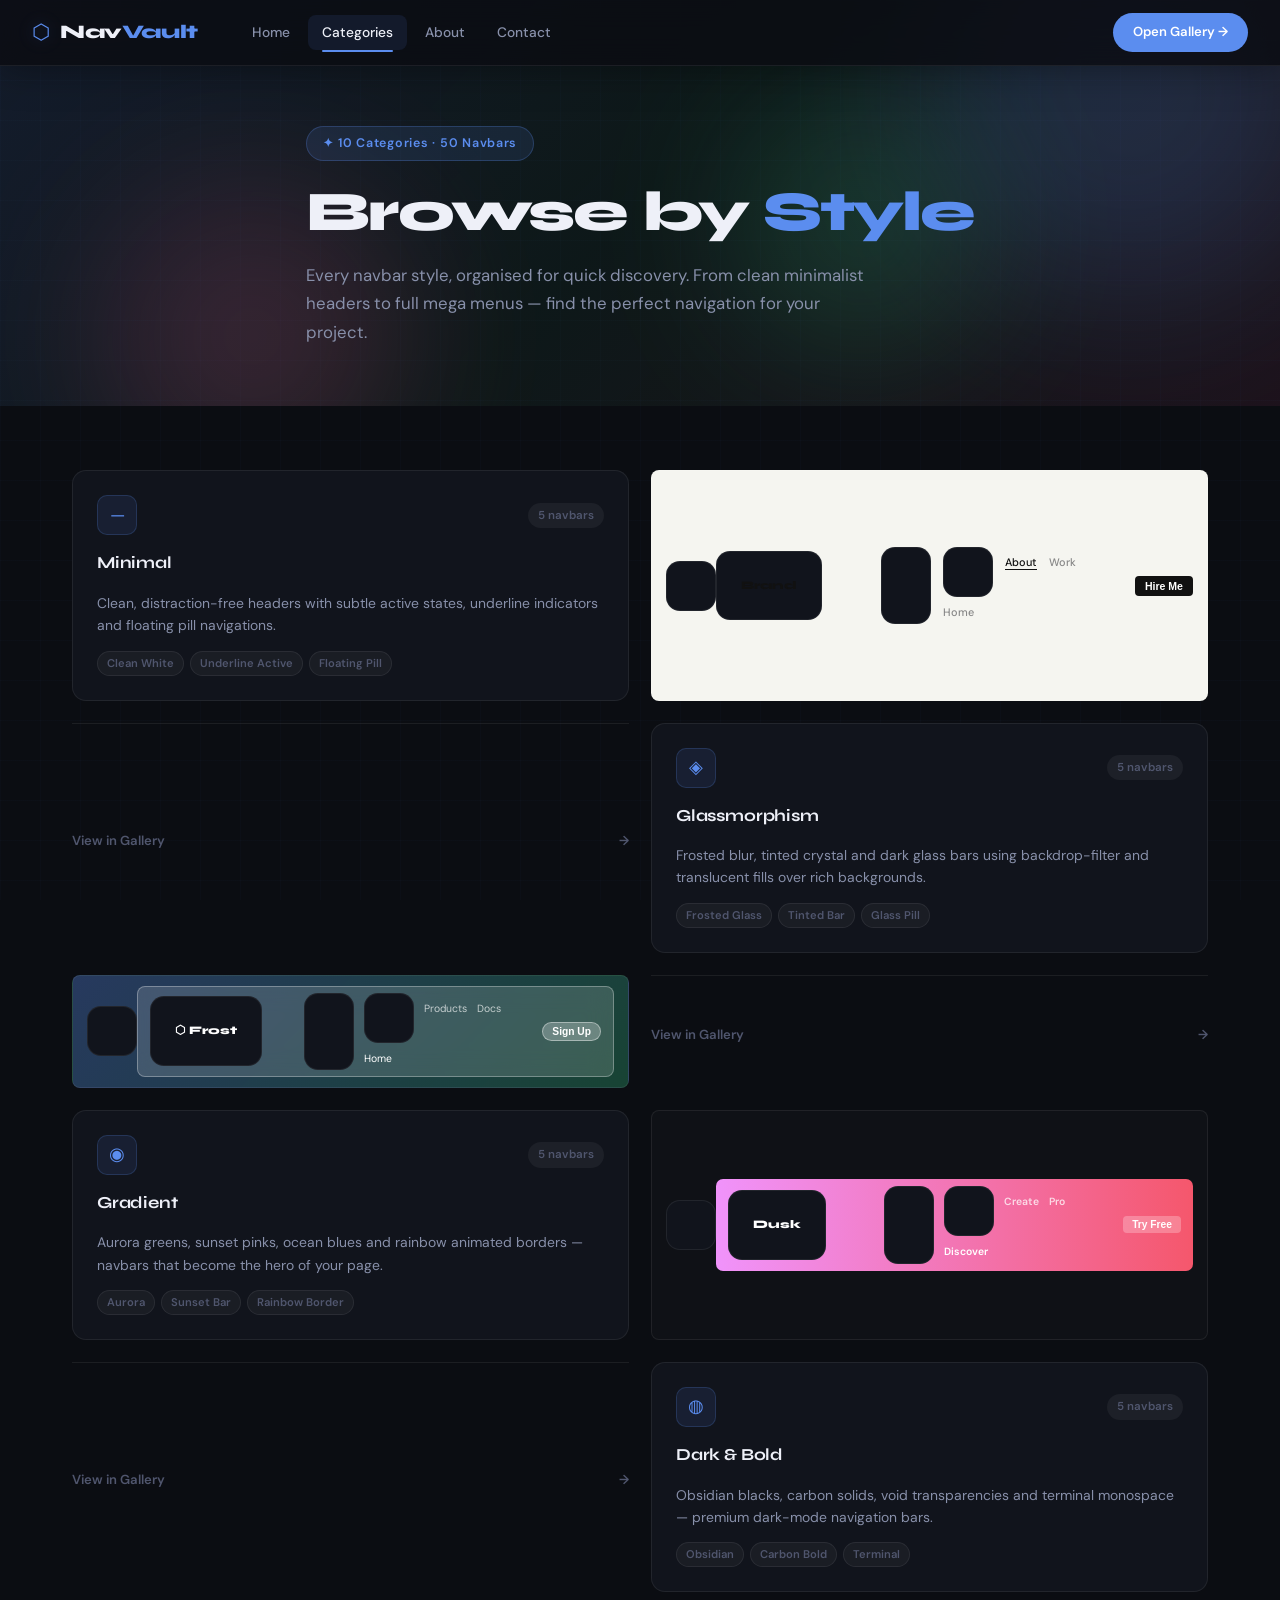
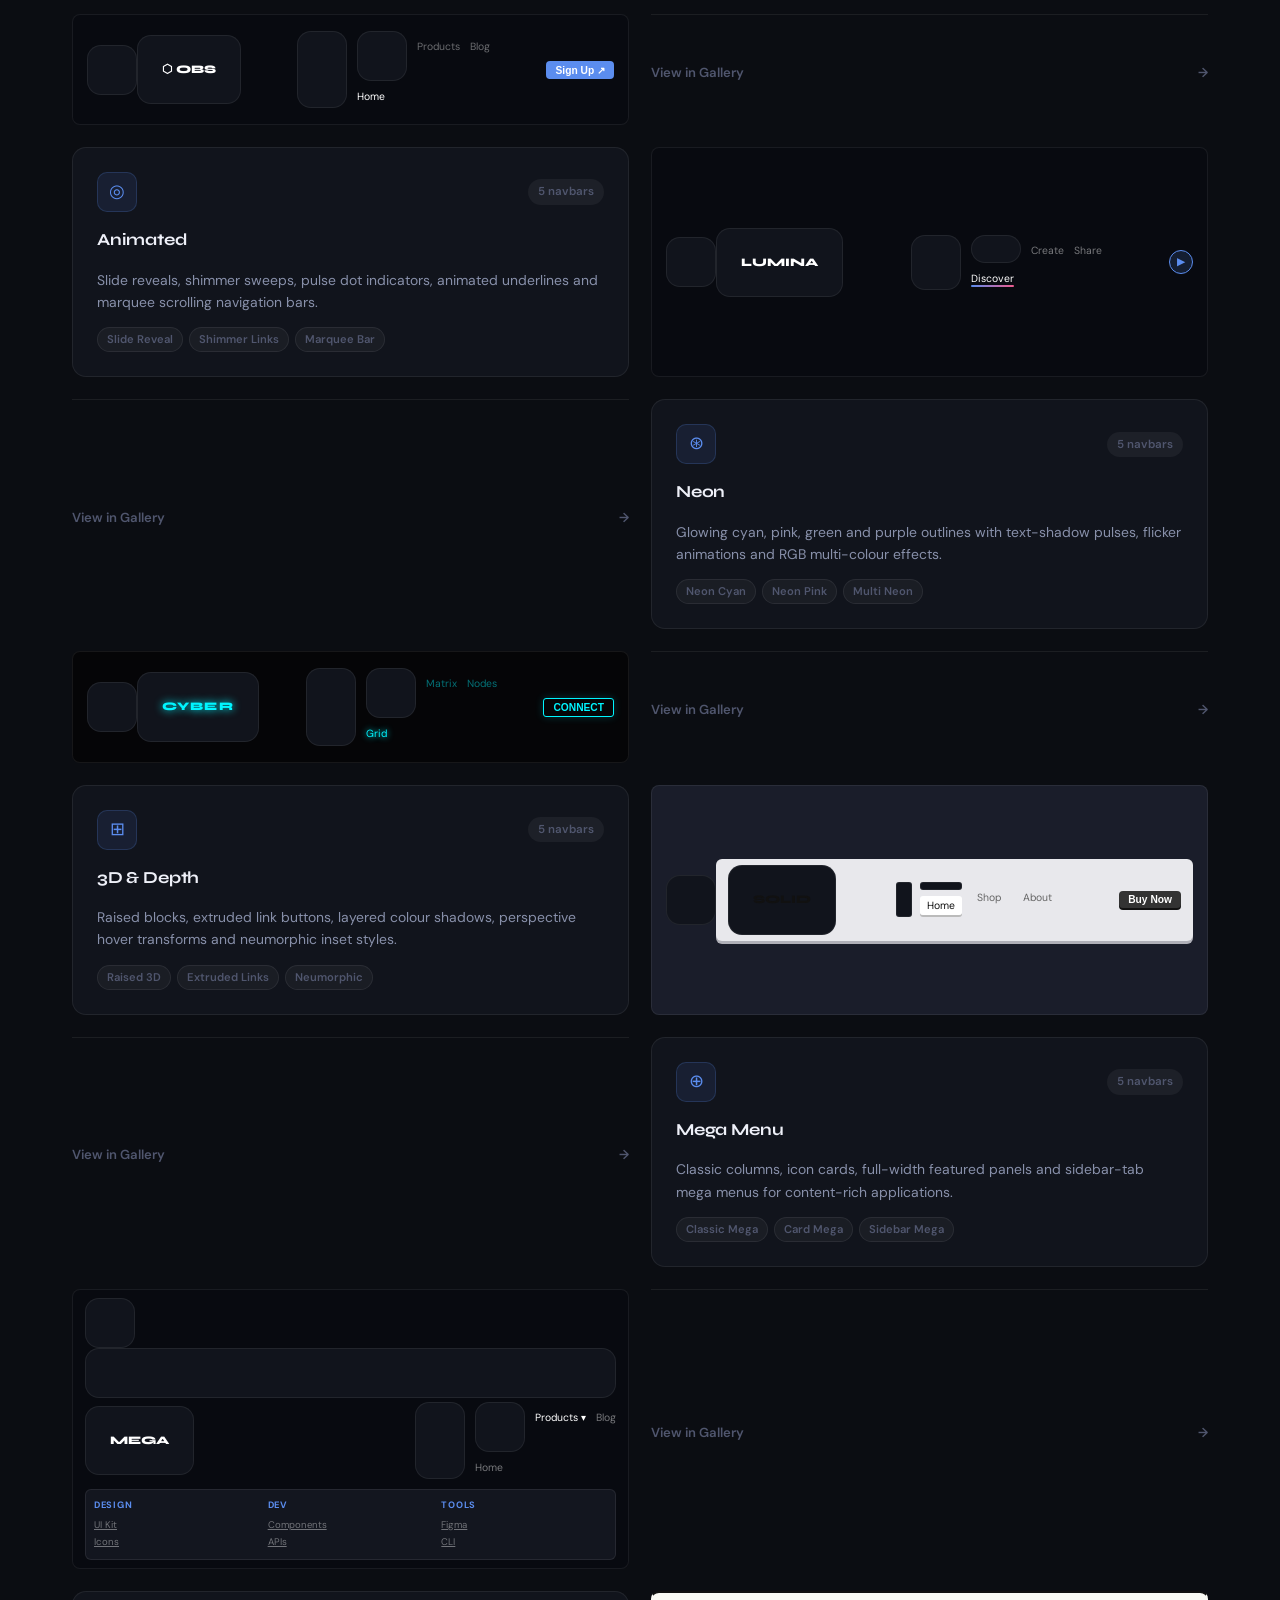
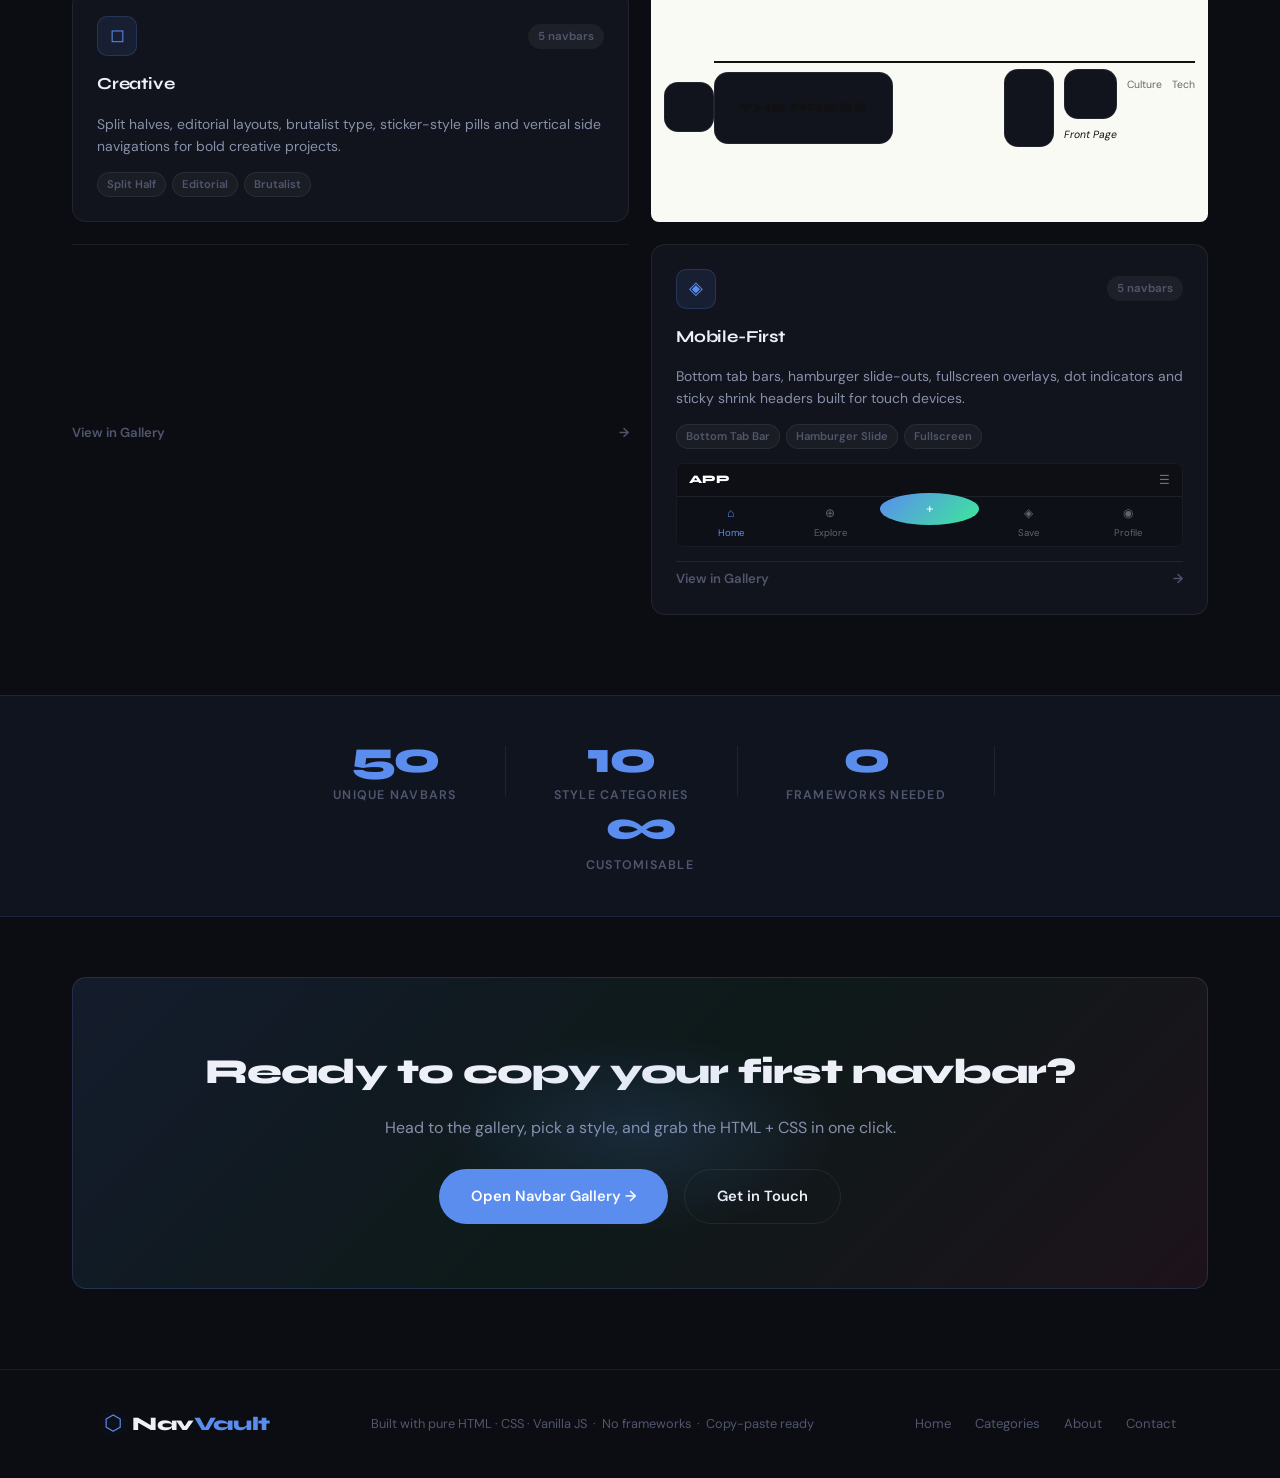
<file: NavVault.html>
<!DOCTYPE html>
<html lang="en">

<head>
  <meta charset="UTF-8" />
  <meta name="viewport" content="width=device-width, initial-scale=1.0" />
  <title>Categories — NavVault</title>
  <link rel="preconnect" href="https://fonts.googleapis.com" />
  <link
    href="https://fonts.googleapis.com/css2?family=Syne:wght@400;600;700;800&family=DM+Sans:wght@300;400;500;600&display=swap"
    rel="stylesheet" />
  <style>
    /* ============================================================
       NavVault — Categories Page
       Shared design language with navbar-gallery
    ============================================================ */
    :root {
      --bg: #0b0d12;
      --bg-card: #11141c;
      --bg-card2: #171b26;
      --border: rgba(255, 255, 255, 0.07);
      --border-h: rgba(255, 255, 255, 0.13);
      --text-1: #eef0f8;
      --text-2: #8890aa;
      --text-3: #50566e;
      --accent: #5b8def;
      --accent-2: #ef5b8d;
      --accent-3: #3de89a;
      --accent-g: rgba(91, 141, 239, 0.35);
      --header-h: 66px;
      --radius: 14px;
      --radius-sm: 8px;
      --shadow-md: 0 8px 32px rgba(0, 0, 0, 0.5);
      --shadow-lg: 0 20px 60px rgba(0, 0, 0, 0.6);
      --trans: all 0.28s cubic-bezier(0.4, 0, 0.2, 1);
      --fh: 'Syne', sans-serif;
      --fb: 'DM Sans', sans-serif;
    }

    *,
    *::before,
    *::after {
      margin: 0;
      padding: 0;
      box-sizing: border-box;
    }

    html {
      scroll-behavior: smooth;
    }

    body {
      font-family: var(--fb);
      background: var(--bg);
      color: var(--text-1);
      min-height: 100vh;
      overflow-x: hidden;
      line-height: 1.7;
    }

    body::before {
      content: '';
      position: fixed;
      inset: 0;
      pointer-events: none;
      z-index: 0;
      background-image:
        linear-gradient(rgba(91, 141, 239, 0.025) 1px, transparent 1px),
        linear-gradient(90deg, rgba(91, 141, 239, 0.025) 1px, transparent 1px);
      background-size: 40px 40px;
    }

    /* ── Header ─────────────────────────────── */
    .header {
      position: fixed;
      top: 0;
      left: 0;
      right: 0;
      height: var(--header-h);
      z-index: 1000;
      background: rgba(11, 13, 18, 0.84);
      backdrop-filter: blur(20px);
      border-bottom: 1px solid var(--border);
      box-shadow: 0 1px 40px rgba(0, 0, 0, 0.4);
      transition: box-shadow .3s;
    }

    .header-inner {
      max-width: 1400px;
      margin: 0 auto;
      height: 100%;
      padding: 0 32px;
      display: flex;
      align-items: center;
      gap: 28px;
    }

    .logo {
      display: flex;
      align-items: center;
      gap: 10px;
      text-decoration: none;
      flex-shrink: 0;
    }

    .logo-icon {
      font-size: 21px;
      color: var(--accent);
      filter: drop-shadow(0 0 8px var(--accent-g));
      animation: logoSpin 8s linear infinite;
    }

    @keyframes logoSpin {
      to {
        transform: rotate(360deg);
      }
    }

    .logo-text {
      font-family: var(--fh);
      font-size: 1.2rem;
      font-weight: 800;
      color: var(--text-1);
      letter-spacing: -.02em;
    }

    .logo-text em {
      font-style: normal;
      color: var(--accent);
    }

    .nav {
      display: flex;
      gap: 4px;
      margin-left: 12px;
    }

    .nav-link {
      font-size: .86rem;
      font-weight: 500;
      color: var(--text-2);
      text-decoration: none;
      padding: 6px 14px;
      border-radius: var(--radius-sm);
      transition: var(--trans);
      position: relative;
    }

    .nav-link::after {
      content: '';
      position: absolute;
      bottom: -2px;
      left: 50%;
      right: 50%;
      height: 2px;
      background: var(--accent);
      border-radius: 2px;
      transition: var(--trans);
    }

    .nav-link:hover,
    .nav-link.active {
      color: var(--text-1);
      background: rgba(91, 141, 239, .1);
    }

    .nav-link.active::after,
    .nav-link:hover::after {
      left: 14px;
      right: 14px;
    }

    .header-right {
      margin-left: auto;
      display: flex;
      align-items: center;
      gap: 12px;
    }

    .header-cta {
      padding: 8px 20px;
      background: var(--accent);
      color: #fff;
      text-decoration: none;
      border-radius: 100px;
      font-size: .82rem;
      font-weight: 600;
      transition: var(--trans);
      white-space: nowrap;
    }

    .header-cta:hover {
      background: #7aa5f5;
      transform: translateY(-1px);
      box-shadow: 0 4px 20px rgba(91, 141, 239, .4);
    }

    .hamburger {
      display: none;
      flex-direction: column;
      gap: 5px;
      width: 38px;
      height: 38px;
      background: rgba(255, 255, 255, .05);
      border: 1px solid var(--border);
      border-radius: var(--radius-sm);
      cursor: pointer;
      padding: 8px;
    }

    .hamburger span {
      display: block;
      height: 2px;
      background: var(--text-2);
      border-radius: 2px;
      transition: var(--trans);
    }

    .hamburger.open span:nth-child(1) {
      transform: translateY(7px) rotate(45deg);
    }

    .hamburger.open span:nth-child(2) {
      opacity: 0;
    }

    .hamburger.open span:nth-child(3) {
      transform: translateY(-7px) rotate(-45deg);
    }

    /* ── Container ───────────────────────────── */
    .container {
      max-width: 1200px;
      margin: 0 auto;
      padding: 0 32px;
      position: relative;
      z-index: 1;
    }

    .section {
      padding: 80px 0;
    }

    .alt-section {
      background: rgba(255, 255, 255, .015);
      border-top: 1px solid var(--border);
      border-bottom: 1px solid var(--border);
    }

    /* ── Page Hero ───────────────────────────── */
    .page-hero {
      min-height: 400px;
      display: flex;
      align-items: center;
      padding-top: calc(var(--header-h) + 60px);
      padding-bottom: 60px;
      position: relative;
      overflow: hidden;
      background: linear-gradient(135deg, rgba(91, 141, 239, .12) 0%, rgba(61, 232, 154, .05) 50%, rgba(239, 91, 141, .08) 100%);
    }

    .hero-shapes {
      position: absolute;
      inset: 0;
      pointer-events: none;
      overflow: hidden;
    }

    .hshape {
      position: absolute;
      border-radius: 50%;
      filter: blur(80px);
      opacity: 0.18;
      animation: shapeFloat 8s ease-in-out infinite;
    }

    .hshape-1 {
      width: 420px;
      height: 420px;
      background: var(--accent);
      top: -120px;
      right: -60px;
    }

    .hshape-2 {
      width: 300px;
      height: 300px;
      background: var(--accent-2);
      bottom: -80px;
      left: 8%;
      animation-duration: 11s;
      animation-direction: reverse;
    }

    .hshape-3 {
      width: 240px;
      height: 240px;
      background: var(--accent-3);
      top: 25%;
      left: 58%;
      animation-duration: 13s;
    }

    @keyframes shapeFloat {

      0%,
      100% {
        transform: translateY(0) scale(1);
      }

      50% {
        transform: translateY(-28px) scale(1.05);
      }
    }

    .hero-badge {
      display: inline-flex;
      align-items: center;
      gap: 8px;
      background: rgba(91, 141, 239, .12);
      border: 1px solid rgba(91, 141, 239, .25);
      color: var(--accent);
      font-size: .78rem;
      font-weight: 600;
      padding: 6px 16px;
      border-radius: 100px;
      margin-bottom: 20px;
      letter-spacing: .06em;
    }

    .hero-title {
      font-family: var(--fh);
      font-size: clamp(2rem, 5vw, 3.5rem);
      font-weight: 800;
      letter-spacing: -.04em;
      line-height: 1.1;
      margin-bottom: 18px;
    }

    .hero-title em {
      font-style: normal;
      color: var(--accent);
    }

    .hero-sub {
      color: var(--text-2);
      font-size: 1.05rem;
      max-width: 560px;
      line-height: 1.7;
    }

    /* ── Categories Grid ─────────────────────── */
    .cats-section {
      padding: 64px 0 80px;
    }

    .cats-grid {
      display: grid;
      grid-template-columns: repeat(auto-fill, minmax(40%, 1fr));
      gap: 22px;
    }

    .cat-card {
      background: var(--bg-card);
      border: 1px solid var(--border);
      border-radius: var(--radius);
      padding: 24px;
      display: flex;
      flex-direction: column;
      gap: 14px;
      text-decoration: none;
      color: inherit;
      transition: var(--trans);
      cursor: pointer;
      position: relative;
      overflow: hidden;
      animation: cardIn .4s ease both;
    }

    .cat-card::before {
      content: '';
      position: absolute;
      inset: 0;
      background: linear-gradient(135deg, rgba(91, 141, 239, .05), transparent 60%);
      opacity: 0;
      transition: var(--trans);
      pointer-events: none;
    }

    .cat-card:hover {
      transform: translateY(-5px);
      border-color: var(--border-h);
      box-shadow: var(--shadow-md);
    }

    .cat-card:hover::before {
      opacity: 1;
    }

    @keyframes cardIn {
      from {
        opacity: 0;
        transform: translateY(20px)
      }

      to {
        opacity: 1;
        transform: translateY(0)
      }
    }

    /* Per-category accent on hover */
    .cat-minimal:hover {
      border-color: rgba(140, 140, 160, .4);
    }

    .cat-glass:hover {
      border-color: rgba(255, 255, 255, .25);
    }

    .cat-gradient:hover {
      border-color: rgba(239, 91, 141, .35);
    }

    .cat-dark:hover {
      border-color: rgba(91, 141, 239, .4);
    }

    .cat-animated:hover {
      border-color: rgba(253, 160, 133, .35);
    }

    .cat-neon:hover {
      border-color: rgba(0, 245, 255, .35);
    }

    .cat-threed:hover {
      border-color: rgba(255, 101, 132, .35);
    }

    .cat-mega:hover {
      border-color: rgba(61, 232, 154, .35);
    }

    .cat-creative:hover {
      border-color: rgba(255, 215, 0, .35);
    }

    .cat-mobile:hover {
      border-color: rgba(191, 90, 242, .35);
    }

    .cat-card-top {
      display: flex;
      align-items: center;
      justify-content: space-between;
    }

    .cat-icon-wrap {
      width: 40px;
      height: 40px;
      background: rgba(91, 141, 239, .1);
      border: 1px solid rgba(91, 141, 239, .2);
      border-radius: 10px;
      display: flex;
      align-items: center;
      justify-content: center;
      font-size: 1.1rem;
      color: var(--accent);
      flex-shrink: 0;
    }

    .cat-count {
      font-size: .72rem;
      font-weight: 600;
      color: var(--text-3);
      background: rgba(255, 255, 255, .05);
      padding: 3px 10px;
      border-radius: 100px;
    }

    .cat-card h3 {
      font-family: var(--fh);
      font-size: 1.05rem;
      font-weight: 700;
      color: var(--text-1);
      letter-spacing: -.01em;
    }

    .cat-card p {
      font-size: .87rem;
      color: var(--text-2);
      line-height: 1.6;
      flex: 1;
    }

    .cat-tags {
      display: flex;
      gap: 6px;
      flex-wrap: wrap;
    }

    .cat-tags span {
      font-size: .7rem;
      font-weight: 600;
      color: var(--text-3);
      background: rgba(255, 255, 255, .04);
      border: 1px solid var(--border);
      padding: 2px 9px;
      border-radius: 100px;
    }

    /* ── Mini Nav Preview ─── */
    .cat-preview {
      display: flex;
      align-items: center;
      justify-content: center;
      min-height: 58px;
      background: rgba(255, 255, 255, .02);
      border: 1px solid var(--border);
      border-radius: var(--radius-sm);
      padding: 10px 14px;
      overflow: hidden;
    }

    .cat-preview.dark-prev {
      background: #080a10;
    }

    .cat-preview.light-prev {
      background: #f5f5f0;
    }

    .cat-preview.void-prev {
      background: #050507;
    }

    .cat-preview.mid-prev {
      background: #1a1d2a;
    }

    .cat-preview.glass-prev {
      background: linear-gradient(135deg, rgba(91, 141, 239, .35), rgba(61, 232, 154, .25));
    }

    .cat-preview.neu-prev {
      background: #1e2030;
    }

    .cat-preview.brut-prev {
      background: #f0e840;
    }

    .cat-preview.sticker-prev {
      background: linear-gradient(135deg, #ffe0f0, #e0f4ff);
    }

    /* Mini nav resets */
    .mnav {
      width: 100%;
      display: flex;
      align-items: center;
    }

    .mnav ul {
      list-style: none;
      display: flex;
    }

    .mnav a {
      text-decoration: none;
    }

    /* ── Minimal mini ── */
    .mn-minimal {
      justify-content: space-between;
      gap: 6px;
    }

    .mn-minimal .ml {
      font-family: var(--fh);
      font-size: .72rem;
      font-weight: 800;
      color: #111;
    }

    .mn-minimal .mlinks {
      display: flex;
      gap: 12px;
    }

    .mn-minimal .mlinks a {
      font-size: .68rem;
      color: #888;
      font-weight: 500;
    }

    .mn-minimal .mlinks a.act {
      color: #111;
      border-bottom: 1.5px solid #111;
    }

    .mn-minimal .mbtn {
      padding: 4px 10px;
      background: #111;
      color: #fff;
      border: none;
      border-radius: 4px;
      font-size: .66rem;
      font-weight: 700;
      cursor: default;
    }

    /* ── Glass mini ── */
    .mn-glass {
      justify-content: space-between;
      background: rgba(255, 255, 255, .15);
      backdrop-filter: blur(12px);
      border: 1px solid rgba(255, 255, 255, .3);
      border-radius: 8px;
      padding: 6px 12px;
    }

    .mn-glass .ml {
      font-family: var(--fh);
      font-size: .72rem;
      font-weight: 800;
      color: #fff;
    }

    .mn-glass .mlinks {
      display: flex;
      gap: 10px;
    }

    .mn-glass .mlinks a {
      font-size: .65rem;
      color: rgba(255, 255, 255, .7);
    }

    .mn-glass .mlinks a.act {
      color: #fff;
    }

    .mn-glass .mbtn {
      padding: 3px 9px;
      background: rgba(255, 255, 255, .25);
      border: 1px solid rgba(255, 255, 255, .4);
      border-radius: 100px;
      color: #fff;
      font-size: .64rem;
      font-weight: 600;
      cursor: default;
    }

    /* ── Gradient mini ── */
    .mn-gradient {
      justify-content: space-between;
      background: linear-gradient(90deg, #f093fb, #f5576c);
      border-radius: 7px;
      padding: 7px 12px;
    }

    .mn-gradient .ml {
      font-family: var(--fh);
      font-size: .72rem;
      font-weight: 800;
      color: #fff;
    }

    .mn-gradient .mlinks {
      display: flex;
      gap: 10px;
    }

    .mn-gradient .mlinks a {
      font-size: .65rem;
      color: rgba(255, 255, 255, .75);
      font-weight: 600;
    }

    .mn-gradient .mlinks a.act {
      color: #fff;
    }

    .mn-gradient .mbtn {
      padding: 3px 9px;
      background: rgba(255, 255, 255, .25);
      border: none;
      border-radius: 4px;
      color: #fff;
      font-size: .64rem;
      font-weight: 700;
      cursor: default;
    }

    /* ── Dark mini ── */
    .mn-dark {
      justify-content: space-between;
      padding: 6px 0;
    }

    .mn-dark .ml {
      font-family: var(--fh);
      font-size: .72rem;
      font-weight: 800;
      color: #fff;
    }

    .mn-dark .mlinks {
      display: flex;
      gap: 10px;
    }

    .mn-dark .mlinks a {
      font-size: .65rem;
      color: rgba(255, 255, 255, .4);
    }

    .mn-dark .mlinks a.act {
      color: #fff;
    }

    .mn-dark .mbtn {
      padding: 3px 9px;
      background: #5b8def;
      border: none;
      border-radius: 4px;
      color: #fff;
      font-size: .64rem;
      font-weight: 700;
      cursor: default;
    }

    /* ── Animated mini ── */
    .mn-animated {
      justify-content: space-between;
      padding: 6px 0;
    }

    .mn-animated .ml {
      font-family: var(--fh);
      font-size: .72rem;
      font-weight: 800;
      color: #fff;
    }

    .mn-animated .mlinks {
      display: flex;
      gap: 10px;
    }

    .mn-animated .mlinks a {
      font-size: .65rem;
      color: rgba(255, 255, 255, .45);
      position: relative;
      padding-bottom: 2px;
    }

    .mn-animated .mlinks a.act {
      color: #fff;
    }

    .mn-animated .mlinks a.act::after {
      content: '';
      position: absolute;
      bottom: 0;
      left: 0;
      right: 0;
      height: 1.5px;
      background: linear-gradient(90deg, #5b8def, #ef5b8d);
      border-radius: 2px;
    }

    .mn-animated .mpulse {
      width: 24px;
      height: 24px;
      border-radius: 50%;
      background: rgba(91, 141, 239, .15);
      border: 1.5px solid var(--accent);
      display: flex;
      align-items: center;
      justify-content: center;
      animation: mPulse 1.8s infinite;
    }

    @keyframes mPulse {
      0% {
        box-shadow: 0 0 0 0 rgba(91, 141, 239, .4)
      }

      70% {
        box-shadow: 0 0 0 6px rgba(91, 141, 239, 0)
      }

      100% {
        box-shadow: 0 0 0 0 rgba(91, 141, 239, 0)
      }
    }

    .mn-animated .mpulse span {
      font-size: .6rem;
      color: var(--accent);
      font-weight: 700;
    }

    /* ── Neon mini ── */
    .mn-neon {
      justify-content: space-between;
      padding: 6px 0;
    }

    .mn-neon .ml {
      font-family: var(--fh);
      font-size: .72rem;
      font-weight: 800;
      color: #00f5ff;
      text-shadow: 0 0 8px #00f5ff;
      letter-spacing: .1em;
    }

    .mn-neon .mlinks {
      display: flex;
      gap: 10px;
    }

    .mn-neon .mlinks a {
      font-size: .65rem;
      color: rgba(0, 245, 255, .45);
      transition: all .2s;
    }

    .mn-neon .mlinks a.act {
      color: #00f5ff;
      text-shadow: 0 0 6px #00f5ff;
    }

    .mn-neon .mbtn {
      padding: 3px 9px;
      background: transparent;
      border: 1px solid #00f5ff;
      border-radius: 3px;
      color: #00f5ff;
      font-size: .64rem;
      font-weight: 700;
      cursor: default;
      box-shadow: 0 0 8px rgba(0, 245, 255, .2);
    }

    /* ── 3D mini ── */
    .mn-3d {
      justify-content: space-between;
      background: #e8e8ec;
      border-radius: 6px;
      padding: 6px 12px;
      box-shadow: 0 3px 0 #b0b0b8;
    }

    .mn-3d .ml {
      font-family: var(--fh);
      font-size: .72rem;
      font-weight: 800;
      color: #111;
    }

    .mn-3d .mlinks {
      display: flex;
      gap: 8px;
    }

    .mn-3d .mlinks a {
      font-size: .65rem;
      color: #666;
      padding: 3px 7px;
      border-radius: 3px;
    }

    .mn-3d .mlinks a.act {
      background: #fff;
      color: #111;
      box-shadow: 0 2px 0 #bbb;
    }

    .mn-3d .mbtn {
      padding: 3px 9px;
      background: #333;
      color: #fff;
      border: none;
      border-radius: 4px;
      font-size: .64rem;
      font-weight: 700;
      cursor: default;
      box-shadow: 0 2px 0 #111;
    }

    /* ── Mega mini ── */
    .mn-mega-wrap {
      width: 100%;
      display: flex;
      flex-direction: column;
      gap: 0;
    }

    .mn-mega-bar {
      display: flex;
      align-items: center;
      justify-content: space-between;
      padding: 4px 0;
    }

    .mn-mega-bar .ml {
      font-family: var(--fh);
      font-size: .72rem;
      font-weight: 800;
      color: #fff;
    }

    .mn-mega-bar .mlinks {
      display: flex;
      gap: 10px;
    }

    .mn-mega-bar .mlinks a {
      font-size: .65rem;
      color: rgba(255, 255, 255, .45);
    }

    .mn-mega-bar .mlinks a.act {
      color: #fff;
    }

    .mn-mega-drop {
      background: #13161f;
      border: 1px solid rgba(255, 255, 255, .08);
      border-radius: 6px;
      padding: 8px;
      display: grid;
      grid-template-columns: repeat(3, 1fr);
      gap: 8px;
      margin-top: 6px;
    }

    .mn-mega-col span {
      font-size: .58rem;
      font-weight: 700;
      color: var(--accent);
      text-transform: uppercase;
      letter-spacing: .08em;
      display: block;
      margin-bottom: 3px;
    }

    .mn-mega-col a {
      font-size: .6rem;
      color: rgba(255, 255, 255, .4);
      display: block;
      margin-bottom: 1px;
    }

    /* ── Creative mini ── */
    .mn-creative {
      justify-content: space-between;
      border-top: 2px solid #111;
      background: #fafaf5;
      padding: 6px 0;
    }

    .mn-creative .ml {
      font-family: var(--fh);
      font-size: .82rem;
      font-weight: 800;
      color: #111;
      letter-spacing: .04em;
    }

    .mn-creative .mlinks {
      display: flex;
      gap: 10px;
    }

    .mn-creative .mlinks a {
      font-size: .65rem;
      color: #666;
    }

    .mn-creative .mlinks a.act {
      color: #111;
      font-style: italic;
    }

    /* ── Mobile mini ── */
    .mn-mobile-wrap {
      width: 100%;
      display: flex;
      flex-direction: column;
      gap: 0;
    }

    .mn-mobile-bar {
      display: flex;
      align-items: center;
      justify-content: space-between;
      padding: 4px 0 6px;
    }

    .mn-mobile-bar .ml {
      font-family: var(--fh);
      font-size: .72rem;
      font-weight: 800;
      color: #fff;
    }

    .mn-mobile-tabs {
      display: flex;
      justify-content: space-around;
      background: #0e1018;
      border-top: 1px solid rgba(255, 255, 255, .07);
      border-radius: 0 0 6px 6px;
      padding: 6px 4px 4px;
    }

    .mn-tab {
      display: flex;
      flex-direction: column;
      align-items: center;
      gap: 2px;
      flex: 1;
      font-size: .6rem;
      color: rgba(255, 255, 255, .35);
    }

    .mn-tab.act {
      color: #5b8def;
    }

    .mn-tab-ico {
      font-size: .75rem;
    }

    /* ── Card footer ── */
    .cat-card-footer {
      display: flex;
      align-items: center;
      justify-content: space-between;
      font-size: .82rem;
      font-weight: 600;
      color: var(--text-3);
      padding-top: 6px;
      border-top: 1px solid var(--border);
      transition: var(--trans);
    }

    .cat-card:hover .cat-card-footer {
      color: var(--accent);
    }

    .cat-card-footer .arrow {
      transition: var(--trans);
    }

    .cat-card:hover .cat-card-footer .arrow {
      transform: translateX(4px);
    }

    /* ── Stats Bar ───────────────────────────── */
    .stats-bar {
      background: rgba(91, 141, 239, .06);
      border-top: 1px solid rgba(91, 141, 239, .15);
      border-bottom: 1px solid rgba(91, 141, 239, .15);
      padding: 40px 0;
    }

    .stats-inner {
      max-width: 800px;
      margin: 0 auto;
      display: flex;
      align-items: center;
      justify-content: center;
      gap: 0;
      flex-wrap: wrap;
    }

    .stat-item {
      display: flex;
      flex-direction: column;
      align-items: center;
      gap: 4px;
      padding: 0 48px;
    }

    .stat-num {
      font-family: var(--fh);
      font-size: 2.8rem;
      font-weight: 800;
      color: var(--accent);
      letter-spacing: -.05em;
      line-height: 1;
    }

    .stat-lbl {
      font-size: .78rem;
      font-weight: 600;
      color: var(--text-3);
      text-transform: uppercase;
      letter-spacing: .1em;
    }

    .stat-div {
      width: 1px;
      height: 50px;
      background: var(--border);
    }

    /* ── CTA Section ─────────────────────────── */
    .cta-section {
      padding: 60px 0 80px;
    }

    .cta-card {
      background: linear-gradient(135deg, rgba(91, 141, 239, .12), rgba(61, 232, 154, .06) 50%, rgba(239, 91, 141, .08));
      border: 1px solid rgba(91, 141, 239, .2);
      border-radius: var(--radius);
      padding: 64px 40px;
      text-align: center;
      position: relative;
      overflow: hidden;
    }

    .cta-glow {
      position: absolute;
      top: 50%;
      left: 50%;
      transform: translate(-50%, -50%);
      width: 400px;
      height: 200px;
      background: radial-gradient(ellipse, rgba(91, 141, 239, .15), transparent 70%);
      pointer-events: none;
    }

    .cta-card h2 {
      font-family: var(--fh);
      font-size: 2.2rem;
      font-weight: 800;
      letter-spacing: -.03em;
      margin-bottom: 12px;
    }

    .cta-card p {
      color: var(--text-2);
      margin-bottom: 28px;
      font-size: 1rem;
    }

    .cta-btn-main {
      display: inline-flex;
      align-items: center;
      gap: 8px;
      padding: 14px 32px;
      background: var(--accent);
      color: #fff;
      border: none;
      border-radius: 100px;
      font-family: var(--fb);
      font-size: .92rem;
      font-weight: 600;
      cursor: pointer;
      text-decoration: none;
      transition: var(--trans);
    }

    .cta-btn-main:hover {
      background: #7aa5f5;
      transform: translateY(-2px);
      box-shadow: 0 8px 30px rgba(91, 141, 239, .4);
    }

    .cta-btn-ghost {
      display: inline-flex;
      align-items: center;
      gap: 8px;
      padding: 14px 32px;
      background: transparent;
      color: var(--text-1);
      border: 1px solid var(--border);
      border-radius: 100px;
      font-family: var(--fb);
      font-size: .92rem;
      font-weight: 600;
      cursor: pointer;
      text-decoration: none;
      transition: var(--trans);
    }

    .cta-btn-ghost:hover {
      background: rgba(255, 255, 255, .05);
      border-color: var(--border-h);
    }

    /* ── Footer ──────────────────────────────── */
    .footer {
      border-top: 1px solid var(--border);
      padding: 36px 0;
    }

    .footer-inner {
      max-width: 1200px;
      margin: 0 auto;
      padding: 0 32px;
      display: flex;
      align-items: center;
      justify-content: space-between;
      gap: 24px;
      flex-wrap: wrap;
    }

    .footer-copy {
      font-size: .8rem;
      color: var(--text-3);
    }

    .footer-links {
      display: flex;
      gap: 24px;
    }

    .footer-links a {
      font-size: .82rem;
      color: var(--text-3);
      text-decoration: none;
      transition: var(--trans);
    }

    .footer-links a:hover {
      color: var(--text-1);
    }

    /* ── Section label / title helpers ── */
    .section-label {
      font-size: .72rem;
      font-weight: 700;
      color: var(--accent);
      text-transform: uppercase;
      letter-spacing: .15em;
      margin-bottom: 10px;
    }

    .section-title {
      font-family: var(--fh);
      font-size: 2.2rem;
      font-weight: 800;
      letter-spacing: -.03em;
      line-height: 1.15;
      margin-bottom: 16px;
    }

    .section-title em {
      font-style: normal;
      color: var(--accent);
    }

    .section-sub {
      color: var(--text-2);
      font-size: 1rem;
      max-width: 520px;
      margin-bottom: 48px;
    }

    /* ── Responsive ──────────────────────────── */
    @media (max-width:900px) {
      .nav {
        display: none;
      }

      .nav.open {
        display: flex;
        flex-direction: column;
        position: absolute;
        top: var(--header-h);
        left: 0;
        right: 0;
        background: rgba(11, 13, 18, .97);
        backdrop-filter: blur(20px);
        padding: 14px;
        border-bottom: 1px solid var(--border);
        gap: 4px;
        z-index: 999;
      }

      .hamburger {
        display: flex;
      }
    }

    @media (max-width:768px) {
      .container {
        padding: 0 20px;
      }

      .section {
        padding: 48px 0;
      }

      .cats-grid {
        grid-template-columns: 1fr;
      }

      .page-hero {
        min-height: 320px;
        padding-top: calc(var(--header-h) + 36px);
        padding-bottom: 40px;
      }

      .header-inner {
        padding: 0 20px;
        gap: 16px;
      }

      .stat-item {
        padding: 0 24px;
      }
    }

    @media (max-width:480px) {
      .stat-div {
        display: none;
      }

      .stats-inner {
        flex-wrap: wrap;
        gap: 20px;
      }

      .footer-inner {
        flex-direction: column;
        text-align: center;
      }

      .cta-card {
        padding: 40px 24px;
      }
    }
  </style>
</head>

<body>

  <!-- ══════════ HEADER ══════════ -->
  <header class="header" id="header">
    <div class="header-inner">
      <a href="navbar-gallery.html" class="logo">
        <span class="logo-icon">⬡</span>
        <span class="logo-text">Nav<em>Vault</em></span>
      </a>
      <nav class="nav" id="nav">
        <a href="navbar-gallery.html" class="nav-link">Home</a>
        <a href="nav-categories.html" class="nav-link active">Categories</a>
        <a href="about.html" class="nav-link">About</a>
        <a href="contact.html" class="nav-link">Contact</a>
      </nav>
      <div class="header-right">
        <a href="navbar-gallery.html" class="header-cta">Open Gallery →</a>
        <button class="hamburger" id="hamburger" aria-label="Menu">
          <span></span><span></span><span></span>
        </button>
      </div>
    </div>
  </header>

  <!-- ══════════ PAGE HERO ══════════ -->
  <section class="page-hero">
    <div class="hero-shapes">
      <div class="hshape hshape-1"></div>
      <div class="hshape hshape-2"></div>
      <div class="hshape hshape-3"></div>
    </div>
    <div class="container">
      <div class="hero-badge">✦ 10 Categories · 50 Navbars</div>
      <h1 class="hero-title">Browse by <em>Style</em></h1>
      <p class="hero-sub">Every navbar style, organised for quick discovery. From clean minimalist headers to full mega
        menus — find the perfect navigation for your project.</p>
    </div>
  </section>

  <!-- ══════════ CATEGORIES GRID ══════════ -->
  <section class="section cats-section">
    <div class="container">
      <div class="cats-grid">

        <!-- 1: Minimal -->
        <a href="navbar-gallery.html" class="cat-card cat-minimal">
          <div class="cat-card-top">
            <div class="cat-icon-wrap"><span>—</span></div>
            <span class="cat-count">5 navbars</span>
          </div>
          <h3>Minimal</h3>
          <p>Clean, distraction-free headers with subtle active states, underline indicators and floating pill
            navigations.</p>
          <div class="cat-tags">
            <span>Clean White</span><span>Underline Active</span><span>Floating Pill</span>
          </div>
          <div class="cat-preview light-prev">
            <nav class="mnav mn-minimal">
              <span class="ml">Brand</span>
              <ul class="mlinks">
                <li><a href="#">Home</a></li>
                <li><a href="#" class="act">About</a></li>
                <li><a href="#">Work</a></li>
              </ul>
              <button class="mbtn">Hire Me</button>
            </nav>
          </div>
          <div class="cat-card-footer">
            <span>View in Gallery</span><span class="arrow">→</span>
          </div>
        </a>

        <!-- 2: Glassmorphism -->
        <a href="navbar-gallery.html" class="cat-card cat-glass">
          <div class="cat-card-top">
            <div class="cat-icon-wrap"><span>◈</span></div>
            <span class="cat-count">5 navbars</span>
          </div>
          <h3>Glassmorphism</h3>
          <p>Frosted blur, tinted crystal and dark glass bars using backdrop-filter and translucent fills over rich
            backgrounds.</p>
          <div class="cat-tags">
            <span>Frosted Glass</span><span>Tinted Bar</span><span>Glass Pill</span>
          </div>
          <div class="cat-preview glass-prev">
            <nav class="mnav mn-glass">
              <span class="ml">⬡ Frost</span>
              <ul class="mlinks">
                <li><a href="#" class="act">Home</a></li>
                <li><a href="#">Products</a></li>
                <li><a href="#">Docs</a></li>
              </ul>
              <button class="mbtn">Sign Up</button>
            </nav>
          </div>
          <div class="cat-card-footer">
            <span>View in Gallery</span><span class="arrow">→</span>
          </div>
        </a>

        <!-- 3: Gradient -->
        <a href="navbar-gallery.html" class="cat-card cat-gradient">
          <div class="cat-card-top">
            <div class="cat-icon-wrap"><span>◉</span></div>
            <span class="cat-count">5 navbars</span>
          </div>
          <h3>Gradient</h3>
          <p>Aurora greens, sunset pinks, ocean blues and rainbow animated borders — navbars that become the hero of
            your page.</p>
          <div class="cat-tags">
            <span>Aurora</span><span>Sunset Bar</span><span>Rainbow Border</span>
          </div>
          <div class="cat-preview">
            <nav class="mnav mn-gradient">
              <span class="ml">Dusk</span>
              <ul class="mlinks">
                <li><a href="#" class="act">Discover</a></li>
                <li><a href="#">Create</a></li>
                <li><a href="#">Pro</a></li>
              </ul>
              <button class="mbtn">Try Free</button>
            </nav>
          </div>
          <div class="cat-card-footer">
            <span>View in Gallery</span><span class="arrow">→</span>
          </div>
        </a>

        <!-- 4: Dark & Bold -->
        <a href="navbar-gallery.html" class="cat-card cat-dark">
          <div class="cat-card-top">
            <div class="cat-icon-wrap"><span>◍</span></div>
            <span class="cat-count">5 navbars</span>
          </div>
          <h3>Dark &amp; Bold</h3>
          <p>Obsidian blacks, carbon solids, void transparencies and terminal monospace — premium dark-mode navigation
            bars.</p>
          <div class="cat-tags">
            <span>Obsidian</span><span>Carbon Bold</span><span>Terminal</span>
          </div>
          <div class="cat-preview dark-prev">
            <nav class="mnav mn-dark">
              <span class="ml">⬡ OBS</span>
              <ul class="mlinks">
                <li><a href="#" class="act">Home</a></li>
                <li><a href="#">Products</a></li>
                <li><a href="#">Blog</a></li>
              </ul>
              <button class="mbtn">Sign Up ↗</button>
            </nav>
          </div>
          <div class="cat-card-footer">
            <span>View in Gallery</span><span class="arrow">→</span>
          </div>
        </a>

        <!-- 5: Animated -->
        <a href="navbar-gallery.html" class="cat-card cat-animated">
          <div class="cat-card-top">
            <div class="cat-icon-wrap"><span>◎</span></div>
            <span class="cat-count">5 navbars</span>
          </div>
          <h3>Animated</h3>
          <p>Slide reveals, shimmer sweeps, pulse dot indicators, animated underlines and marquee scrolling navigation
            bars.</p>
          <div class="cat-tags">
            <span>Slide Reveal</span><span>Shimmer Links</span><span>Marquee Bar</span>
          </div>
          <div class="cat-preview dark-prev">
            <nav class="mnav mn-animated">
              <span class="ml">LUMINA</span>
              <ul class="mlinks">
                <li><a href="#" class="act">Discover</a></li>
                <li><a href="#">Create</a></li>
                <li><a href="#">Share</a></li>
              </ul>
              <div class="mpulse"><span>▶</span></div>
            </nav>
          </div>
          <div class="cat-card-footer">
            <span>View in Gallery</span><span class="arrow">→</span>
          </div>
        </a>

        <!-- 6: Neon -->
        <a href="navbar-gallery.html" class="cat-card cat-neon">
          <div class="cat-card-top">
            <div class="cat-icon-wrap"><span>⊛</span></div>
            <span class="cat-count">5 navbars</span>
          </div>
          <h3>Neon</h3>
          <p>Glowing cyan, pink, green and purple outlines with text-shadow pulses, flicker animations and RGB
            multi-colour effects.</p>
          <div class="cat-tags">
            <span>Neon Cyan</span><span>Neon Pink</span><span>Multi Neon</span>
          </div>
          <div class="cat-preview void-prev">
            <nav class="mnav mn-neon">
              <span class="ml">CYBER</span>
              <ul class="mlinks">
                <li><a href="#" class="act">Grid</a></li>
                <li><a href="#">Matrix</a></li>
                <li><a href="#">Nodes</a></li>
              </ul>
              <button class="mbtn">CONNECT</button>
            </nav>
          </div>
          <div class="cat-card-footer">
            <span>View in Gallery</span><span class="arrow">→</span>
          </div>
        </a>

        <!-- 7: 3D & Depth -->
        <a href="navbar-gallery.html" class="cat-card cat-threed">
          <div class="cat-card-top">
            <div class="cat-icon-wrap"><span>⊞</span></div>
            <span class="cat-count">5 navbars</span>
          </div>
          <h3>3D &amp; Depth</h3>
          <p>Raised blocks, extruded link buttons, layered colour shadows, perspective hover transforms and neumorphic
            inset styles.</p>
          <div class="cat-tags">
            <span>Raised 3D</span><span>Extruded Links</span><span>Neumorphic</span>
          </div>
          <div class="cat-preview mid-prev">
            <nav class="mnav mn-3d">
              <span class="ml">SOLID</span>
              <ul class="mlinks">
                <li><a href="#" class="act">Home</a></li>
                <li><a href="#">Shop</a></li>
                <li><a href="#">About</a></li>
              </ul>
              <button class="mbtn">Buy Now</button>
            </nav>
          </div>
          <div class="cat-card-footer">
            <span>View in Gallery</span><span class="arrow">→</span>
          </div>
        </a>

        <!-- 8: Mega Menu -->
        <a href="navbar-gallery.html" class="cat-card cat-mega">
          <div class="cat-card-top">
            <div class="cat-icon-wrap"><span>⊕</span></div>
            <span class="cat-count">5 navbars</span>
          </div>
          <h3>Mega Menu</h3>
          <p>Classic columns, icon cards, full-width featured panels and sidebar-tab mega menus for content-rich
            applications.</p>
          <div class="cat-tags">
            <span>Classic Mega</span><span>Card Mega</span><span>Sidebar Mega</span>
          </div>
          <div class="cat-preview dark-prev" style="flex-direction:column;align-items:flex-start;padding:8px 12px;">
            <div class="mn-mega-wrap">
              <div class="mn-mega-bar">
                <span class="ml">MEGA</span>
                <ul class="mlinks" style="display:flex;gap:10px;list-style:none;">
                  <li><a href="#" style="font-size:.65rem;color:rgba(255,255,255,.45);text-decoration:none;">Home</a>
                  </li>
                  <li><a href="#" class="act" style="font-size:.65rem;color:#fff;text-decoration:none;">Products ▾</a>
                  </li>
                  <li><a href="#" style="font-size:.65rem;color:rgba(255,255,255,.45);text-decoration:none;">Blog</a>
                  </li>
                </ul>
              </div>
              <div class="mn-mega-drop">
                <div class="mn-mega-col"><span>Design</span><a href="#">UI Kit</a><a href="#">Icons</a></div>
                <div class="mn-mega-col"><span>Dev</span><a href="#">Components</a><a href="#">APIs</a></div>
                <div class="mn-mega-col"><span>Tools</span><a href="#">Figma</a><a href="#">CLI</a></div>
              </div>
            </div>
          </div>
          <div class="cat-card-footer">
            <span>View in Gallery</span><span class="arrow">→</span>
          </div>
        </a>

        <!-- 9: Creative -->
        <a href="navbar-gallery.html" class="cat-card cat-creative">
          <div class="cat-card-top">
            <div class="cat-icon-wrap"><span>◻</span></div>
            <span class="cat-count">5 navbars</span>
          </div>
          <h3>Creative</h3>
          <p>Split halves, editorial layouts, brutalist type, sticker-style pills and vertical side navigations for bold
            creative projects.</p>
          <div class="cat-tags">
            <span>Split Half</span><span>Editorial</span><span>Brutalist</span>
          </div>
          <div class="cat-preview" style="background:#fafaf5;border-top:2px solid #111;padding:6px 12px;">
            <nav class="mnav mn-creative">
              <span class="ml">THE PRESS</span>
              <ul class="mlinks">
                <li><a href="#" class="act">Front Page</a></li>
                <li><a href="#">Culture</a></li>
                <li><a href="#">Tech</a></li>
              </ul>
            </nav>
          </div>
          <div class="cat-card-footer">
            <span>View in Gallery</span><span class="arrow">→</span>
          </div>
        </a>

        <!-- 10: Mobile-First -->
        <a href="navbar-gallery.html" class="cat-card cat-mobile">
          <div class="cat-card-top">
            <div class="cat-icon-wrap"><span>◈</span></div>
            <span class="cat-count">5 navbars</span>
          </div>
          <h3>Mobile-First</h3>
          <p>Bottom tab bars, hamburger slide-outs, fullscreen overlays, dot indicators and sticky shrink headers built
            for touch devices.</p>
          <div class="cat-tags">
            <span>Bottom Tab Bar</span><span>Hamburger Slide</span><span>Fullscreen</span>
          </div>
          <div class="cat-preview dark-prev" style="flex-direction:column;padding:0;overflow:hidden;">
            <div class="mn-mobile-wrap">
              <div class="mn-mobile-bar" style="padding:6px 12px;background:#0d0f14;">
                <span class="ml">APP</span>
                <span style="color:rgba(255,255,255,.4);font-size:.75rem;">☰</span>
              </div>
              <div class="mn-mobile-tabs">
                <div class="mn-tab act"><span class="mn-tab-ico">⌂</span><span>Home</span></div>
                <div class="mn-tab"><span class="mn-tab-ico">⊕</span><span>Explore</span></div>
                <div class="mn-tab"
                  style="width:32px;height:32px;background:linear-gradient(135deg,#5b8def,#3de89a);border-radius:50%;display:flex;align-items:center;justify-content:center;margin-top:-10px;font-size:.85rem;color:#fff;">
                  +</div>
                <div class="mn-tab"><span class="mn-tab-ico">◈</span><span>Save</span></div>
                <div class="mn-tab"><span class="mn-tab-ico">◉</span><span>Profile</span></div>
              </div>
            </div>
          </div>
          <div class="cat-card-footer">
            <span>View in Gallery</span><span class="arrow">→</span>
          </div>
        </a>

      </div>
    </div>
  </section>

  <!-- ══════════ STATS BAR ══════════ -->
  <section class="stats-bar">
    <div class="container">
      <div class="stats-inner">
        <div class="stat-item"><span class="stat-num">50</span><span class="stat-lbl">Unique Navbars</span></div>
        <div class="stat-div"></div>
        <div class="stat-item"><span class="stat-num">10</span><span class="stat-lbl">Style Categories</span></div>
        <div class="stat-div"></div>
        <div class="stat-item"><span class="stat-num">0</span><span class="stat-lbl">Frameworks Needed</span></div>
        <div class="stat-div"></div>
        <div class="stat-item"><span class="stat-num">∞</span><span class="stat-lbl">Customisable</span></div>
      </div>
    </div>
  </section>

  <!-- ══════════ CTA ══════════ -->
  <section class="section cta-section">
    <div class="container">
      <div class="cta-card">
        <div class="cta-glow"></div>
        <h2>Ready to copy your first navbar?</h2>
        <p>Head to the gallery, pick a style, and grab the HTML + CSS in one click.</p>
        <div style="display:flex;gap:16px;justify-content:center;flex-wrap:wrap;">
          <a href="navbar-gallery.html" class="cta-btn-main">Open Navbar Gallery →</a>
          <a href="contact.html" class="cta-btn-ghost">Get in Touch</a>
        </div>
      </div>
    </div>
  </section>

  <!-- ══════════ FOOTER ══════════ -->
  <footer class="footer">
    <div class="container">
      <div class="footer-inner">
        <div class="logo">
          <span class="logo-icon">⬡</span>
          <span class="logo-text">Nav<em>Vault</em></span>
        </div>
        <p class="footer-copy">Built with pure HTML · CSS · Vanilla JS &nbsp;·&nbsp; No frameworks &nbsp;·&nbsp;
          Copy-paste ready</p>
        <div class="footer-links">
          <a href="navbar-gallery.html">Home</a>
          <a href="nav-categories.html">Categories</a>
          <a href="about.html">About</a>
          <a href="contact.html">Contact</a>
        </div>
      </div>
    </div>
  </footer>

  <script>
    /* ── Header hamburger ── */
    const hamburger = document.getElementById('hamburger');
    const nav = document.getElementById('nav');
    const header = document.getElementById('header');

    hamburger && hamburger.addEventListener('click', () => {
      hamburger.classList.toggle('open');
      nav.classList.toggle('open');
    });
    document.addEventListener('click', e => {
      if (!e.target.closest('.header-inner') && nav.classList.contains('open')) {
        nav.classList.remove('open');
        hamburger && hamburger.classList.remove('open');
      }
    });
    window.addEventListener('scroll', () => {
      if (header) header.style.boxShadow = window.scrollY > 10
        ? '0 2px 40px rgba(0,0,0,.6)' : '0 1px 40px rgba(0,0,0,.4)';
    });

    /* ── Stagger card animations ── */
    document.querySelectorAll('.cat-card').forEach((card, i) => {
      card.style.animationDelay = (i * 0.06) + 's';
    });
  </script>

</body>

</html>
</file>
<file: css/style.css>
/* ============================================================
   ButtonVault — Premium Button Gallery
   style.css
   ============================================================ */
@import "more buttons.css";

/* ─── CSS Variables ────────────────────────────────────────── */
:root {
  --bg: #0d0f14;
  --bg-card: #13161e;
  --bg-card2: #191d28;
  --border: rgba(255, 255, 255, 0.07);
  --border-h: rgba(255, 255, 255, 0.14);
  --text-1: #f0f2f8;
  --text-2: #8b90a8;
  --text-3: #555a72;
  --accent: #6c63ff;
  --accent-2: #ff6584;
  --accent-3: #43e97b;
  --accent-glow: rgba(108, 99, 255, 0.35);
  --accent-g: rgba(108, 99, 255, 0.35);
  --header-h: 68px;
  --sidebar-w: 240px;
  --radius: 14px;
  --radius-sm: 8px;
  --shadow-sm: 0 2px 12px rgba(0, 0, 0, 0.35);
  --shadow-md: 0 8px 32px rgba(0, 0, 0, 0.5);
  --shadow-lg: 0 20px 60px rgba(0, 0, 0, 0.6);
  --transition: all 0.28s cubic-bezier(0.4, 0, 0.2, 1);
  --trans: all 0.28s cubic-bezier(0.4, 0, 0.2, 1);
  --font-head: 'Syne', sans-serif;
  --font-body: 'DM Sans', sans-serif;
  --lab-bg: #09090b;
  --lab-panel: #121215;
  --lab-sidebar: #18181b;
  --lab-accent: #3b82f6;
  --lab-accent-glow: rgba(59, 130, 246, 0.5);
  --lab-border: rgba(255, 255, 255, 0.08);
  --lab-text-main: #fafafa;
  --lab-text-muted: #a1a1aa;
  --radius-xl: 24px;
  --radius-lg: 12px;
}

/* ─── Reset & Base ─────────────────────────────────────────── */
*,
*::before,
*::after {
  margin: 0;
  padding: 0;
  box-sizing: border-box;
}

html {
  scroll-behavior: smooth;
}

body {
  font-family: var(--font-body);
  background: var(--bg);
  color: var(--text-1);
  min-height: 100vh;
  line-height: 1.6;
  overflow-x: hidden;
}

/* Subtle grid texture */
body::before {
  content: '';
  position: fixed;
  inset: 0;
  background-image:
    linear-gradient(rgba(108, 99, 255, 0.09) 1px, transparent 1px),
    linear-gradient(90deg, rgba(108, 99, 255, 0.09) 1px, transparent 1px);
  background-size: 40px 40px;
  pointer-events: none;
  z-index: 0;
}

/* =========================
   PRELOADER
========================= */
#preloader {
  background-color: #242424;
  position: fixed;
  inset: 0;
  background: #ffffff;
  display: flex;
  flex-direction: column;
  align-items: center;
  justify-content: center;
  z-index: 2000;
}

.spinner {
  width: 70px;
  height: 70px;
  border-radius: 50%;
  border: 6px solid rgba(0, 0, 0, 0.08);
  border-top-color: #0096ff;
  animation: spin 1s ease-in-out infinite;
}

.pre-text {
  color: black;
}

@keyframes spin {
  to {
    transform: rotate(360deg);
  }
}

.pre-text {
  margin-top: 12px;
  font-weight: 600;
}

.outerOverlay {
  animation: bodyAppear 1.5s ease;
}

@keyframes bodyAppear {
  from {
    opacity: 0;
  }

  to {
    opacity: 1;
  }
}

/* =========goToTopButton */

/* Go to Top Button */
#scrollTopBtn {
  position: fixed;
  bottom: 20px;
  right: 20px;
  width: 50px;
  height: 50px;
  background: var(--accent);
  color: #ffffff;
  font-size: 1.5rem;
  border: none;
  border-radius: 12px;
  cursor: pointer;
  display: none;
  align-items: center;
  justify-content: center;
  z-index: 1000;
  transition: all 0.3s, transform 0.3s, opacity 0.3s;
}

#scrollTopBtn::after {
  content: '';
  position: absolute;
  inset: -3px;
  border-radius: 33px;
  background: linear-gradient(135deg, #6c63ff, #403dff, #9ca7ff);
  opacity: 0.5;
  filter: blur(12px);
  z-index: -1;
  animation: goToTopGlow 3s ease-in-out infinite;

}

@keyframes goToTopGlow {

  0%,
  100% {
    opacity: 0.4;
    filter: blur(7px);
  }

  50% {
    opacity: 0.9;
    filter: blur(15px);
  }
}

#scrollTopBtn:hover {
  background: #4d44ff;
  transform: translateY(-3px);
}

@media (max-width: 600px) {
  #scrollTopBtn {
    width: 40px;
    height: 40px;
    font-size: 1.2rem;
  }
}

/* ─── Header ────────────────────────────────────────────────── */
.header {
  position: fixed;
  top: 0;
  left: 0;
  right: 0;
  height: var(--header-h);
  z-index: 1000;
  background: rgba(27, 30, 39, 0.1);
  backdrop-filter: blur(20px) saturate(180%);
  -webkit-backdrop-filter: blur(20px) saturate(180%);
  border-bottom: 1px solid var(--border-h);
  box-shadow: 0 1px 40px rgba(0, 0, 0, 0.4);
}

.header-inner {
  max-width: 1600px;
  margin: 0 auto;
  height: 100%;
  padding: 0 24px;
  display: flex;
  align-items: center;
  gap: 32px;
}

/* Logo */
.logo {
  display: flex;
  align-items: center;
  gap: 10px;
  text-decoration: none;
  flex-shrink: 0;
}

.logo-icon {
  cursor: pointer;
  font-size: 27px;
  color: var(--accent);
  filter: drop-shadow(0 0 8px var(--accent-glow));
  animation: logoSpin 8s linear infinite;
}

@keyframes logoSpin {
  to {
    transform: rotate(360deg);
  }
}

.logo-text {
  font-family: var(--font-head);
  font-size: 1.4rem;
  font-weight: 800;
  color: var(--text-1);
  letter-spacing: -0.02em;
}

.logo-text em {
  font-style: normal;
  color: var(--accent);
}

/* Nav */
.nav {
  display: flex;
  align-items: center;
  gap: 6px;
}

.nav.open {
  display: flex;
  flex-direction: column;
  position: absolute;
  top: var(--header-h);
  right: 1px;
  max-width: fit-content;
  background: rgba(13, 15, 20, 0.97);
  backdrop-filter: blur(20px);
  padding: 16px;
  border-bottom: 1px solid var(--border);
  gap: 10px;
  z-index: 999;
}

.nav-link {
  font-family: var(--font-body);
  font-size: 0.78rem;
  font-weight: 500;
  color: var(--text-1);
  text-decoration: none;
  padding: 6px 14px;
  border-radius: var(--radius-sm);
  transition: var(--transition);
  position: relative;
}

.nav-link::after {
  content: '';
  position: absolute;
  bottom: -2px;
  left: 50%;
  right: 50%;
  height: 2px;
  background: var(--accent);
  border-radius: 2px;
  transition: var(--transition);
}

.nav-link:hover,
.nav-link.active {
  color: var(--text-2);
  background: rgba(108, 99, 255, 0.2);
}

.nav-link.active::after,
.nav-link:hover::after {
  left: 14px;
  right: 14px;
}

.nav-link-add {
  color: var(--text-1);
  background: transparent;
  cursor: pointer;
  border: none;
  text-decoration: none;
  font-size: 0.78rem;
  font-weight: 600;
  transition: var(--trans);
  white-space: nowrap;
}

/* Header Right */
.header-right {
  position: absolute;
  right: 10px;
  margin-right: auto;
  display: flex;
  align-items: center;
  gap: 12px;
}

/* Make search icon always visible */
.search-wrap {
  position: relative;
  display: flex;
  align-items: center;
  overflow: hidden;
}

.search-wrap::after {
  content: '';
  position: absolute;
  left: 20px;
  top: 20px;
  width: 30%;
  height: 20px;
  background: conic-gradient(var(--accent), var(--accent-g));
  filter: blur(8px);
  z-index: -1;
}

@media (max-width: 768px) {
  .search-wrap::after {
    opacity: 0;
  }
}

.search-icon {
  position: absolute;
  left: 12px;
  width: 18px;
  height: 18px;
  color: var(--text-2);
  pointer-events: none;
  z-index: 2;
  display: block !important;
  opacity: 1 !important;
}

.search-icon2 {
  width: 18px;
  height: 18px;
  color: var(--text-2);
}

/* Search input styling */
.search-input {
  position: relative;
  background: rgba(255, 255, 255, 0.1);
  border: 1px solid var(--border);
  border-radius: 100px;
  padding: 10px 16px 10px 40px;
  color: var(--text-1);
  font-family: var(--font-body);
  font-size: 0.9rem;
  width: 210px;
  outline: none;
  transition: all 0.3s ease;
}


.search-input::placeholder {
  color: var(--text-2);
  opacity: 0.8;
}

.search-input:focus {
  background: rgba(108, 99, 255, 0.1);
  border-color: var(--accent);
  box-shadow: 0 0 0 3px rgba(108, 99, 255, 0.15);
  width: 230px;
}

/* Search button for mobile */
.search2 {
  width: 42px;
  height: 42px;
  background: rgba(255, 255, 255, 0.1);
  border: 1px solid var(--border);
  border-radius: 50%;
  display: none;
  align-items: center;
  justify-content: center;
  cursor: pointer;
  transition: all 0.3s ease;
  color: var(--text-2);
  inset: 0;
}

.search2:hover {
  background: rgba(108, 99, 255, 0.15);
  border-color: var(--accent);
  color: var(--accent);
}

/* Search bar hide button */
.search-bar-hide {
  position: fixed;
  top: 80px;
  right: 20px;
  width: 36px;
  height: 36px;
  border-radius: 50%;
  background: rgba(255, 255, 255, 0.15);
  border: 1px solid rgba(255, 255, 255, 0.2);
  color: var(--text-1);
  font-size: 1.2rem;
  cursor: pointer;
  display: none;
  align-items: center;
  justify-content: center;
  z-index: 10000;
  backdrop-filter: blur(8px);
  transition: all 0.3s ease;
  visibility: hidden;
}

.search-bar-hide:hover {
  background: rgba(255, 101, 132, 0.2);
  color: #ff6584;
  transform: rotate(90deg);
}

@keyframes slideDown {
  from {
    opacity: 0;
    transform: translateY(-20px);
  }

  to {
    opacity: 1;
    transform: translateY(0);
  }
}

/* For very small screens */
@media (max-width: 480px) {
  .search-input.active {
    width: calc(100% - 30px);
    right: 15px;
  }
}

/* Hamburger */

.header .hamburger {
  display: none;
  flex-direction: column;
  justify-content: center;
  gap: 5px;
  width: 38px;
  height: 38px;
  background: rgba(255, 255, 255, 0.05);
  border: 1px solid var(--border);
  border-radius: var(--radius-sm);
  cursor: pointer;
  padding: 8px;
}

.header .hamburger span {
  display: block;
  height: 2px;
  background: var(--text-2);
  border-radius: 2px;
  transition: var(--transition);
}

.header .hamburger.open span:nth-child(1) {
  transform: translateY(7px) rotate(45deg);
}

.header .hamburger.open span:nth-child(2) {
  opacity: 0;
}

.header .hamburger.open span:nth-child(3) {
  transform: translateY(-7px) rotate(-45deg);
}



/* --- Dropdown Container --- */
.nav-item {
  position: relative;
  display: flex;
  align-items: center;
}

.chevron {
  font-size: 8px;
  margin-left: 4px;
  transition: transform 0.3s ease;
  vertical-align: middle;
}

/* --- The Dropdown Menu Box --- */
.dropdown-menu {
  position: absolute;
  top: calc(100% + 15px);
  left: 50%;
  transform: translateX(-50%) translateY(10px);
  width: 480px;
  background: rgba(19, 22, 30, 0.95);
  backdrop-filter: blur(25px);
  border: 1px solid var(--border-h);
  border-radius: var(--radius);
  box-shadow: var(--shadow-lg);
  padding: 12px;
  opacity: 0;
  visibility: hidden;
  transition: var(--transition);
  z-index: 1100;
}

/* Triangle Pointer */
.dropdown-menu::before {
  content: '';
  position: absolute;
  top: -6px;
  left: 50%;
  transform: translateX(-50%) rotate(45deg);
  width: 12px;
  height: 12px;
  background: var(--bg-card);
  border-left: 1px solid var(--border-h);
  border-top: 1px solid var(--border-h);
}

/* Hover States */
.has-dropdown:hover .dropdown-menu {
  opacity: 1;
  visibility: visible;
  transform: translateX(-50%) translateY(0);
}

.has-dropdown:hover .chevron {
  transform: rotate(180deg);
  color: var(--accent);
}

/* --- Dropdown Content Grid --- */
.dropdown-grid {
  display: grid;
  grid-template-columns: 1fr 1fr;
  gap: 8px;
}

.dropdown-item {
  display: flex;
  align-items: flex-start;
  gap: 14px;
  padding: 12px;
  text-decoration: none;
  border-radius: var(--radius-sm);
  transition: var(--transition);
  border: 1px solid transparent;
}

.dropdown-item:hover {
  background: rgba(108, 99, 255, 0.08);
  border-color: var(--border-h);
}

.drop-icon {
  font-size: 1.2rem;
  color: var(--accent);
  background: rgba(108, 99, 255, 0.1);
  width: 36px;
  height: 36px;
  display: flex;
  align-items: center;
  justify-content: center;
  border-radius: 10px;
  flex-shrink: 0;
}

.drop-text {
  display: flex;
  flex-direction: column;
}

.drop-title {
  color: var(--text-1);
  font-weight: 600;
  font-size: 0.9rem;
}

.drop-desc {
  color: var(--text-3);
  font-size: 0.75rem;
  line-height: 1.3;
}

/* --- Dropdown Footer --- */
.dropdown-footer {
  margin-top: 12px;
  padding-top: 12px;
  border-top: 1px solid var(--border);
  text-align: center;
}

.dropdown-footer a {
  color: var(--accent);
  text-decoration: none;
  font-size: 0.85rem;
  font-weight: 600;
  transition: var(--transition);
}

.dropdown-footer a:hover {
  letter-spacing: 0.5px;
  filter: brightness(1.2);
}

/* five */
/* --- Mode Links Styling --- */
.mode-links-group {
  display: flex;
  flex-direction: column;
  gap: 4px;
}

.mode-link {
  display: flex;
  align-items: center;
  gap: 12px;
  padding: 12px;
  text-decoration: none;
  border-radius: var(--radius-sm);
  transition: var(--transition);
  border: 1px solid transparent;
}

.mode-info {
  display: flex;
  flex-direction: column;
  flex-grow: 1;
}

.mode-title {
  font-size: 0.9rem;
  font-weight: 600;
  color: var(--text-1);
}

.mode-desc {
  font-size: 0.75rem;
  color: var(--text-3);
}

.mode-icon {
  font-size: 1.1rem;
  color: var(--text-3);
  transition: var(--transition);
}

.active-tick {
  font-size: 0.85rem;
  color: var(--accent-3);
  opacity: 0;
  transform: scale(0.5);
  transition: var(--transition);
}

/* --- Hover & Active Logic --- */
.mode-link:hover {
  background: var(--bg-card2);
}

.mode-link.active {
  background: rgba(108, 99, 255, 0.08);
  border-color: rgba(108, 99, 255, 0.15);
}

.mode-link.active .mode-title {
  color: var(--accent);
}

.mode-link.active .mode-icon {
  color: var(--accent);
}

.mode-link.active .active-tick {
  opacity: 1;
  transform: scale(1);
}



/* five */

/* ─── Layout ────────────────────────────────────────────────── */
.layout {
  display: flex;
  min-height: 100vh;
  padding-top: var(--header-h);
  position: relative;
  z-index: 1;
}

/* ─── Sidebar ───────────────────────────────────────────────── */
.sidebar {
  width: var(--sidebar-w);
  position: fixed;
  top: var(--header-h);
  left: 0;
  bottom: 0;
  background: var(--bg-card);
  border-right: 1px solid var(--border);
  overflow-y: auto;
  overflow-x: hidden;
  scrollbar-width: thin;
  scrollbar-color: var(--border) transparent;
  z-index: 900;
  transition: transform 0.32s cubic-bezier(0.4, 0, 0.2, 1);
}

.sidebar::-webkit-scrollbar {
  width: 2px;
}

.sidebar::-webkit-scrollbar-thumb {
  background: var(--border);
  border-radius: 4px;
}

.sidebar-inner {
  padding: 20px 12px;
  display: flex;
  flex-direction: column;
  min-height: 100%;
}

.sidebar-header {
  display: flex;
  align-items: center;
  justify-content: space-between;
  padding: 0 8px 16px;
  margin-bottom: 4px;
  border-bottom: 1px solid var(--border);
}

.sidebar-title {
  font-family: var(--font-head);
  font-size: 0.75rem;
  font-weight: 700;
  color: var(--text-3);
  text-transform: uppercase;
  letter-spacing: 0.12em;
}

.sidebar-close {
  display: none;
  background: none;
  border: none;
  color: var(--text-2);
  cursor: pointer;
  font-size: 1rem;
  padding: 2px 6px;
  border-radius: 4px;
  transition: var(--transition);
}

.sidebar-close:hover {
  background: rgba(255, 255, 255, 0.06);
  color: var(--text-1);
}

.category-list {
  list-style: none;
  display: flex;
  flex-direction: column;
  gap: 2px;
  flex: 1;
}

.category-item {
  display: flex;
  align-items: center;
  gap: 10px;
  padding: 10px 12px;
  border-radius: var(--radius-sm);
  cursor: pointer;
  font-size: 0.875rem;
  font-weight: 500;
  color: var(--text-2);
  transition: var(--transition);
  position: relative;
}

.cat-icon {
  font-size: 0.9rem;
  color: var(--text-3);
  transition: var(--transition);
  flex-shrink: 0;
}

.cat-count {
  margin-left: auto;
  font-size: 0.72rem;
  font-weight: 600;
  color: var(--text-3);
  background: rgba(255, 255, 255, 0.05);
  padding: 1px 7px;
  border-radius: 100px;
  transition: var(--transition);
}

.category-item:hover {
  background: rgba(108, 99, 255, 0.08);
  color: var(--text-1);
}

.category-item:hover .cat-icon {
  color: var(--accent);
}

.category-item.active {
  background: rgba(108, 99, 255, 0.14);
  color: var(--text-1);
}

.category-item.active .cat-icon {
  color: var(--accent);
  filter: drop-shadow(0 0 4px var(--accent));
}

.category-item.active .cat-count {
  background: rgba(108, 99, 255, 0.2);
  color: var(--accent);
}

.category-item.active::before {
  content: '';
  position: absolute;
  left: 0;
  top: 20%;
  bottom: 20%;
  width: 3px;
  background: var(--accent);
  border-radius: 0 3px 3px 0;
}

.sidebar-footer {
  padding: 16px 8px 0;
  margin-top: 16px;
  border-top: 1px solid var(--border);
  font-size: 0.75rem;
  color: var(--text-3);
  text-align: center;
}

/* Sidebar overlay */
.sidebar-overlay {
  display: none;
  position: fixed;
  inset: 0;
  background: rgba(0, 0, 0, 0.6);
  z-index: 850;
  backdrop-filter: blur(4px);
}

/* ─── Main Content ──────────────────────────────────────────── */
.main-content {
  margin-left: var(--sidebar-w);
  flex: 1;
  padding: 32px 36px 80px;
  min-height: calc(100vh - var(--header-h));
}

/* Hero Banner */
.hero-banner {
  background: linear-gradient(135deg, rgba(108, 99, 255, 0.12) 0%, rgba(67, 233, 123, 0.06) 50%, rgba(255, 101, 132, 0.08) 100%);
  border: 1px solid var(--border);
  border-radius: var(--radius);
  padding: 36px 40px;
  margin-bottom: 32px;
  display: flex;
  align-items: center;
  justify-content: space-between;
  gap: 32px;
  position: relative;
  overflow: hidden;
}

.hero-banner::before {
  content: '';
  position: absolute;
  top: 0;
  left: 00%;
  width: 100%;
  height: 100%;
  background: linear-gradient(45deg, transparent, rgba(108, 99, 255, 0.2),
      transparent);
  filter: blur(10px);
  animation: hero-bg 30s ease-in-out infinite;
  animation-delay: 1s;
}

@keyframes hero-bg {
  0% {
    left: -100%;
  }

  10% {
    left: 60%;
  }

  20% {
    left: 30%;
  }

  30% {
    left: 67%;
  }

  40% {
    left: -10%;
  }

  50% {
    left: 87%;
  }

  60% {
    left: -45%;
  }

  70% {
    left: 76%;
  }

  80% {
    left: 34%;
  }

  90% {
    left: 100%;
  }

  100% {
    left: -100%;
  }
}

.hero-text h1 {
  font-family: var(--font-head);
  font-size: 1.9rem;
  font-weight: 800;
  background: linear-gradient(135deg, var(--text-1) 40%, var(--accent));
  -webkit-background-clip: text;
  -webkit-text-fill-color: transparent;
  background-clip: text;
  margin-bottom: 6px;
  letter-spacing: -0.03em;
}

.hero-text p {
  color: var(--text-2);
  font-size: 0.95rem;
}

.hero-stats {
  display: flex;
  gap: 24px;
  flex-shrink: 0;
}

.stat {
  text-align: center;
  font-size: 0.78rem;
  color: var(--text-3);
  font-weight: 500;
  text-transform: uppercase;
  letter-spacing: 0.08em;
}

.stat span {
  display: block;
  font-family: var(--font-head);
  font-size: 2rem;
  font-weight: 800;
  color: var(--accent);
  letter-spacing: -0.04em;
  line-height: 1;
  margin-bottom: 4px;
}

/* Section Header */
.section-header {
  display: flex;
  align-items: center;
  gap: 14px;
  margin-bottom: 24px;
}

.section-header h2 {
  font-family: var(--font-head);
  font-size: 1.4rem;
  font-weight: 700;
  color: var(--text-1);
  letter-spacing: -0.02em;
}

.btn-count-badge {
  font-size: 0.75rem;
  font-weight: 600;
  color: var(--accent);
  background: rgba(108, 99, 255, 0.12);
  border: 1px solid rgba(108, 99, 255, 0.2);
  padding: 3px 10px;
  border-radius: 100px;
}

/* ─── Button Grid ────────────────────────────────────────────── */
.btn-grid {
  display: grid;
  grid-template-columns: repeat(auto-fill, minmax(240px, 1fr));
  gap: 20px;
}

/* ─── Button Card ────────────────────────────────────────────── */
.btnbox {
  background: var(--bg-card);
  border: 1px solid var(--border);
  border-radius: var(--radius);
  padding: 22px;
  display: flex;
  flex-direction: column;
  gap: 16px;
  transition: var(--transition);
  animation: cardIn 0.4s ease both;
  position: relative;
  overflow: hidden;
  animation: btnboxShow .4s linear;
  animation-timeline: view();
  animation-range: entry 0% cover 20%;
}

@keyframes btnboxShow {
  from {
    opacity: .6;
    scale: .6;
  }

  to {
    opacity: 1;
    scale: 1;
  }
}

/* .btnboxOutOfAnimation {
  animation: none !important;
} */

.btnbox::before {
  content: '';
  position: absolute;
  top: -150%;
  left: -150%;
  width: 200%;
  height: 200%;
  background: linear-gradient(135deg,
      transparent 40%,
      rgba(255, 255, 255, 0.08) 45%,
      rgba(255, 255, 255, 0.15) 50%,
      rgba(255, 255, 255, 0.08) 55%,
      transparent 60%);
  animation: shineStrike 5s;
  animation-iteration-count: 1;
  pointer-events: none;
  z-index: 1;
}

@keyframes shineStrike {
  0% {
    top: -150%;
    left: -150%;
  }

  100% {
    top: 150%;
    left: 150%;
  }
}

.btnbox:hover::before {
  animation-play-state: paused;
  opacity: 0;
}

.btnbox::after {
  content: '';
  position: absolute;
  inset: 0;
  background: linear-gradient(135deg, rgba(108, 99, 255, 0.04), transparent 60%);
  opacity: 0;
  transition: var(--transition);
  pointer-events: none;
}

.btnbox:hover {
  border-color: var(--border-h);
  transform: translateY(-4px);
  box-shadow: var(--shadow-md);
}

.btnbox:hover::after {
  opacity: 1;
}

.btnbox h3 {
  font-family: var(--font-head);
  font-size: 0.85rem;
  font-weight: 700;
  color: var(--text-2);
  text-transform: uppercase;
  letter-spacing: 0.1em;
}

.btnbox-options-btn {
  width: 30px;
  height: 30px;
  border-radius: 50%;
  border: 1px solid var(--accent-3);
  background: rgba(67, 233, 123, 0.1);
  position: absolute;
  right: 10px;
  top: 10px;
  display: flex;
  align-items: center;
  justify-content: center;
  gap: 3px;
  cursor: pointer;
  opacity: 0;
  transform: translateY(10px);
  transition: var(--trans);
}

.btnbox:hover .btnbox-options-btn {
  opacity: 1;
  transform: translateY(0);
}

.btnbox-options-btn:hover {
  background: rgba(67, 233, 123, 0.2);
  border-color: #43e97b;
  transform: scale(1.02);
}

.btnbox-options-btn span {
  width: 5px;
  height: 5px;
  background-color: white;
  border-radius: 50%;
  transition: var(--trans);
}

.btnbox-options-btn.active {
  flex-direction: column;
  transform: translateY(0);
  opacity: 1;
}

.btnbox-options-btn.active span {
  width: 20px;
  height: 2px;
  border-radius: 3px;
  gap: 0;
  transition: var(--trans);
}



.btnbox-options-btn.active span:nth-child(1) {
  transform: translateY(5px) rotate(45deg);
}

.btnbox-options-btn.active span:nth-child(2) {
  opacity: 0;
}

.btnbox-options-btn.active span:nth-child(3) {
  transform: translateY(-5px) rotate(-45deg);
}

.btnbox-options-tools.active {
  visibility: visible;
  opacity: 1;
  transform: translateY(0);
}

.btnbox-options-tools {
  position: absolute;
  top: 30px;
  right: 30px;
  flex-direction: column;
  justify-content: center;
  align-items: center;
  gap: 10px;
  background-color: var(--bg-card2);
  border: 1px solid rgb(255, 255, 255, .5);
  border-radius: 10px;
  z-index: 99;
  padding: 20px;
  display: flex;
  opacity: 0;
  visibility: hidden;
  transition: var(--transition);
  transform: translateY(20%);
}

.btnbox-options-btn:hover~.btnbox-options-tools {
  opacity: 1;
  visibility: visible;
  transform: translateY(0%);
}

.btnbox-options-tools:hover {
  visibility: visible;
  opacity: 1;
  transform: translateY(0%);
}

.btn-preview {
  display: flex;
  align-items: center;
  justify-content: center;
  min-height: 70px;
  background: rgba(255, 255, 255, 0.02);
  border: 1px solid var(--border);
  border-radius: var(--radius-sm);
  padding: 16px;
}

/* Dark preview for neon */
.dark-preview {
  background: #080a10;
  border-color: rgba(255, 255, 255, 0.04);
}

/* Glass preview */
.glass-preview {
  background: linear-gradient(135deg, rgba(108, 99, 255, 0.2), rgba(255, 101, 132, 0.2));
}

/* Dark card for neon */
.dark-card {
  background: #0c0d14;
}

.glass-card {
  background: linear-gradient(135deg, rgba(108, 99, 255, 0.08), rgba(67, 233, 123, 0.04));
}

.btn-actions {
  display: flex;
  flex-direction: column;
  gap: 12px;
  margin-top: auto;
}

.copy-btn {
  display: flex;
  align-items: center;
  justify-content: center;
  gap: 6px;
  padding: 8px 16px;
  background: rgba(108, 99, 255, 0.1);
  border: 1px solid rgba(108, 99, 255, 0.2);
  border-radius: var(--radius-sm);
  color: var(--accent);
  font-family: var(--font-body);
  font-size: 0.8rem;
  font-weight: 600;
  cursor: pointer;
  transition: var(--transition);
  letter-spacing: 0.02em;
  width: 100%;
}

.copy-btn:hover {
  background: rgba(108, 99, 255, 0.2);
  border-color: var(--accent);
  transform: scale(1.02);
}

/* Customizer Button - Positioned at bottom */
.cuscopy-btn {
  display: flex;
  align-items: center;
  justify-content: center;
  gap: 6px;
  padding: 8px 16px;
  background: rgba(67, 233, 123, 0.1);
  border: 1px solid rgba(67, 233, 123, 0.2);
  border-radius: var(--radius-sm);
  color: #43e97b;
  font-family: var(--font-body);
  font-size: 0.8rem;
  font-weight: 600;
  cursor: pointer;
  transition: var(--transition);
  letter-spacing: 0.02em;
  width: 100%;
  margin-top: auto;
}

.cuscopy-btn:hover {
  background: rgba(67, 233, 123, 0.2);
  border-color: #43e97b;
  transform: scale(1.02);
}

/* Card entrance animation */
@keyframes cardIn {
  from {
    opacity: 0;
    transform: translateY(20px);
  }

  to {
    opacity: 1;
    transform: translateY(0);
  }
}

/* No Results */
.no-results {
  text-align: center;
  padding: 80px 20px;
  color: var(--text-3);
  font-size: 1rem;
}

/* ─── Hidden cards ──────────────────────────────────────────── */
.btnbox.hidden {
  display: none;
}

/* ─── Modal ─────────────────────────────────────────────────── */
.modal-overlay {
  position: fixed;
  inset: 0;
  background: rgba(0, 0, 0, 0.75);
  backdrop-filter: blur(8px);
  z-index: 99999999;
  display: flex;
  align-items: center;
  justify-content: center;
  padding: 24px;
  opacity: 0;
  visibility: hidden;
  transition: opacity 0.3s ease, visibility 0.3s ease;
}

.modal-overlay.open {
  opacity: 1;
  visibility: visible;
}

.modal {
  background: var(--bg-card2);
  border: 1px solid var(--border-h);
  border-radius: var(--radius);
  width: 100%;
  max-width: 680px;
  max-height: 82vh;
  display: flex;
  flex-direction: column;
  box-shadow: var(--shadow-lg);
  transform: scale(0.9) translateY(20px);
  transition: transform 0.3s cubic-bezier(0.34, 1.56, 0.64, 1);
  overflow: hidden;
}

.modal-overlay.open .modal {
  transform: scale(1) translateY(0);
}

.modal-header {
  display: flex;
  align-items: center;
  gap: 12px;
  padding: 18px 22px;
  border-bottom: 1px solid var(--border);
  flex-wrap: wrap;
  flex-shrink: 0;
}

.modal-title {
  font-family: var(--font-head);
  font-size: 1rem;
  font-weight: 700;
  color: var(--text-1);
  margin-right: auto;
}

.modal-tabs {
  display: flex;
  gap: 4px;
  background: rgba(255, 255, 255, 0.04);
  border-radius: var(--radius-sm);
  padding: 4px;
}

.tab-btn {
  padding: 5px 14px;
  border-radius: 6px;
  border: none;
  background: transparent;
  color: var(--text-2);
  font-family: var(--font-body);
  font-size: 0.8rem;
  font-weight: 600;
  cursor: pointer;
  transition: var(--transition);
}

.tab-btn.active {
  background: var(--accent);
  color: #fff;
}

.tab-btn:hover:not(.active) {
  background: rgba(255, 255, 255, 0.06);
  color: var(--text-1);
}

.modal-close {
  background: rgba(255, 255, 255, 0.06);
  border: none;
  color: var(--text-2);
  width: 32px;
  height: 32px;
  border-radius: var(--radius-sm);
  cursor: pointer;
  font-size: 0.9rem;
  transition: var(--transition);
  display: flex;
  align-items: center;
  justify-content: center;
}

.modal-close:hover {
  background: rgba(255, 60, 60, 0.15);
  color: #ff6b6b;
}

.modal-body {
  flex: 1;
  overflow-y: auto;
  scrollbar-width: thin;
  scrollbar-color: var(--border) transparent;
}

.code-panel {
  display: none;
  padding: 0;
}

.code-panel.active {
  display: block;
}

.code-panel pre {
  margin: 0;
  padding: 24px;
}

.code-panel code {
  font-family: 'Courier New', Courier, monospace;
  font-size: 0.82rem;
  color: #c9d1d9;
  white-space: pre;
  display: block;
  line-height: 1.7;
}

.modal-footer {
  padding: 14px 22px;
  border-top: 1px solid var(--border);
  display: flex;
  align-items: center;
  gap: 14px;
  flex-shrink: 0;
}

.modal-copy-btn {
  padding: 10px 24px;
  background: var(--accent);
  border: none;
  border-radius: var(--radius-sm);
  color: #fff;
  font-family: var(--font-body);
  font-size: 0.875rem;
  font-weight: 600;
  cursor: pointer;
  transition: var(--transition);
  letter-spacing: 0.02em;
}

.modal-copy-btn:hover {
  background: #7c74ff;
  transform: translateY(-1px);
  box-shadow: 0 4px 20px rgba(108, 99, 255, 0.4);
}

.copy-confirm {
  font-size: 0.85rem;
  color: var(--accent-3);
  font-weight: 600;
  opacity: 0;
  transform: translateY(4px);
  transition: var(--transition);
}

.copy-confirm.show {
  opacity: 1;
  transform: translateY(0);
}

.export-main-btn {
  padding: 10px 20px;
  background: rgba(255, 255, 255, 0.05);
  border: 1px solid var(--border);
  border-radius: var(--radius-sm);
  color: var(--text-1);
  font-family: var(--font-body);
  font-size: 0.875rem;
  font-weight: 600;
  cursor: pointer;
  display: flex;
  align-items: center;
  gap: 8px;
  transition: all 0.2s ease;
}

.export-main-btn:hover {
  background: rgba(255, 255, 255, 0.1);
  border-color: var(--accent);
  transform: translateY(-1px);
}

.export-main-btn:active {
  transform: translateY(0);
}

.export-portal-card {
  position: fixed;
  top: 50%;
  left: 50%;
  transform: translate(-50%, -50%) scale(0.9);
  width: 100%;
  max-width: 320px;
  background: rgba(18, 18, 20, 0.8);
  backdrop-filter: blur(15px) saturate(160%);
  -webkit-backdrop-filter: blur(15px) saturate(160%);
  border: 1px solid rgba(255, 255, 255, 0.1);
  border-radius: 20px;
  box-shadow: 0 25px 50px -12px rgba(0, 0, 0, 0.7);
  z-index: 100000001;
  display: none;
  flex-direction: column;
  overflow: hidden;
  pointer-events: all;
}

/* Visibility State */
.export-portal-card.active {
  display: flex;
  transform: translate(-50%, -50%) scale(1);
  animation: centerFadeIn 0.3s cubic-bezier(0.34, 1.56, 0.64, 1);
}

@keyframes centerFadeIn {
  from {
    opacity: 0;
    transform: translate(-50%, -45%) scale(0.9);
  }

  to {
    opacity: 1;
    transform: translate(-50%, -50%) scale(1);
  }
}

.export-portal-header {
  padding: 20px 24px;
  display: flex;
  justify-content: space-between;
  align-items: center;
  border-bottom: 1px solid rgba(255, 255, 255, 0.08);
}

.export-portal-header span {
  font-size: 1rem;
  font-weight: 700;
  color: #fff;
  letter-spacing: -0.01em;
}

#closeExport {
  background: rgba(255, 255, 255, 0.05);
  border: none;
  color: #fff;
  width: 28px;
  height: 28px;
  border-radius: 50%;
  cursor: pointer;
  display: flex;
  align-items: center;
  justify-content: center;
  font-size: 0.8rem;
  transition: 0.2s;
}

#closeExport:hover {
  background: rgba(255, 50, 50, 0.2);
  color: #ff5f5f;
}

.export-portal-body {
  padding: 12px;
  display: flex;
  flex-direction: column;
  gap: 8px;
}

.export-item {
  display: flex;
  align-items: center;
  gap: 16px;
  padding: 14px;
  border-radius: 12px;
  cursor: pointer;
  transition: all 0.2s ease;
  border: 1px solid transparent;
}

.export-item:hover {
  background: rgba(255, 255, 255, 0.05);
  border-color: rgba(255, 255, 255, 0.1);
  transform: translateX(4px);
}

.icon {
  width: 44px;
  height: 38px;
  border-radius: 10px;
  display: flex;
  align-items: center;
  justify-content: center;
  font-size: 0.75rem;
  font-weight: 800;
}

/* Format-specific Icon Colors */
.icon.html {
  background: rgba(255, 75, 43, 0.15);
  color: #ff4b2b;
}

.icon.json {
  background: rgba(249, 203, 40, 0.15);
  color: #f9cb28;
}

.icon.txt {
  background: rgba(0, 210, 255, 0.15);
  color: #00d2ff;
}

.text strong {
  display: block;
  font-size: 0.9rem;
  color: #fff;
  margin-bottom: 2px;
}

.text small {
  font-size: 0.75rem;
  color: rgba(255, 255, 255, 0.5);
}

/* ================================================================
   INDIVIDUAL BUTTON STYLES (btn-1 to btn-50)
   ================================================================ */

/* ── Shared base reset for all buttons ── */
.btn-preview button {
  font-family: var(--font-body);
  font-size: 0.88rem;
  font-weight: 600;
  cursor: pointer;
  border: none;
  outline: none;
  padding: 12px 26px;
  border-radius: 8px;
  transition: all 0.3s ease;
  position: relative;
  overflow: hidden;
  letter-spacing: 0.03em;
  white-space: nowrap;
}

/* ─── HOVER BUTTONS (1–5) ─────────────────────────────── */

/* btn-1: Slide Fill */
.btn-1 {
  background: transparent;
  color: #6c63ff;
  border: 2px solid #6c63ff !important;
  background-image: linear-gradient(to right, #6c63ff 50%, transparent 50%);
  background-size: 200% 100%;
  background-position: right;
  transition: background-position 0.4s ease, color 0.4s ease !important;
}

.btn-1:hover {
  background-position: left;
  color: #fff;
}


/* btn-2: Border Sweep */
.btn-2 {
  background: transparent;
  color: var(--text-1);
  border: 2px solid transparent !important;
  background-clip: padding-box;
  box-shadow: inset 0 0 0 2px rgba(255, 255, 255, 0.15);
}

.btn-2::before {
  content: '';
  position: absolute;
  inset: -2px;
  background: linear-gradient(90deg, #6c63ff, #ff6584, #43e97b, #6c63ff);
  border-radius: 10px;
  z-index: -1;
  background-size: 300% 100%;
  opacity: 0;
  transition: opacity 0.3s ease;
}

.btn-2:hover::before {
  opacity: 1;
  animation: sweepGrad 2.5s ease-in-out infinite;
}

@keyframes sweepGrad {
  to {
    background-position: 300% 0;
  }
}

.btn-2:hover {
  color: #fff;
}


/* btn-3: Reveal Text — overflow handled by .btn-3 span layers */
.btn-3 {
  background: #1a1d2e;
  color: transparent;
  border: 1px solid rgba(108, 99, 255, 0.3) !important;
  overflow: hidden !important;
  padding: 0 !important;
  width: 130px;
  height: 44px;
  display: flex !important;
  flex-direction: column !important;
  align-items: center;
  justify-content: center;
}

.btn-3 span {
  display: block;
  color: var(--text-1);
  padding: 12px 26px;
  width: 100%;
  text-align: center;
  transition: transform 0.4s cubic-bezier(0.4, 0, 0.2, 1), opacity 0.4s ease !important;
  font-size: 0.88rem;
  position: absolute;
}

.btn-3 span:nth-child(1) {
  transform: translateY(0);
}

.btn-3 span:nth-child(2) {
  transform: translateY(50px);
  color: #6c63ff;
}

.btn-3:hover span:nth-child(1) {
  transform: translateY(-50px);
  opacity: 0;
}

.btn-3:hover span:nth-child(2) {
  transform: translateY(0);
}

/* btn-4: Background Wipe */
.btn-4 {
  background: #6c63ff;
  color: #fff;
  z-index: 1;
}

.btn-4::before {
  content: '';
  position: absolute;
  inset: 0;
  background: #ff6584;
  transform: scaleX(0);
  transform-origin: left;
  transition: transform 0.4s ease;
  z-index: -1;
}

.btn-4:hover::before {
  transform: scaleX(1);
}

.btn-4:hover {
  color: #fff;
}

/* btn-5: Color Shift */
.btn-5 {
  background: linear-gradient(135deg, #667eea, #764ba2);
  color: #fff;
  transition: filter 0.4s ease, transform 0.3s ease !important;
}

.btn-5:hover {
  filter: hue-rotate(45deg) brightness(1.2);
  transform: scale(1.05);
}

/* ─── GRADIENT BUTTONS (6–10) ────────────────────────── */

/* btn-6: Aurora */
.btn-6 {
  background: linear-gradient(135deg, #43e97b 0%, #38f9d7 100%);
  color: #0a1a12;
  font-weight: 700;
  box-shadow: 0 4px 20px rgba(67, 233, 123, 0.35);
  background-size: 200% 200%;
  animation: auroraShift 4s ease infinite;
}

@keyframes auroraShift {

  0%,
  100% {
    background-position: 0% 50%;
  }

  50% {
    background-position: 100% 50%;
  }
}

.btn-6:hover {
  box-shadow: 0 6px 30px rgba(67, 233, 123, 0.55);
  transform: translateY(-2px);
}

/* btn-7: Sunset */
.btn-7 {
  background: linear-gradient(135deg, #f093fb 0%, #f5576c 50%, #fda085 100%);
  color: #fff;
  background-size: 200% 200%;
  animation: sunsetShift 3s ease infinite alternate;
}

@keyframes sunsetShift {
  0% {
    background-position: 0% 0%;
  }

  100% {
    background-position: 100% 100%;
  }
}

.btn-7:hover {
  transform: translateY(-3px);
  box-shadow: 0 8px 25px rgba(245, 87, 108, 0.4);
}

/* btn-8: Ocean Drift */
.btn-8 {
  background: linear-gradient(135deg, #667eea 0%, #43e8ff 100%);
  color: #fff;
  background-size: 200% 200%;
  animation: oceanDrift 5s ease infinite;
}

@keyframes oceanDrift {

  0%,
  100% {
    background-position: 0% 50%;
  }

  50% {
    background-position: 100% 50%;
  }
}

.btn-8:hover {
  transform: scale(1.06);
}

/* btn-9: Cosmic */
.btn-9 {
  background: linear-gradient(135deg, #0f0c29, #302b63, #24243e);
  color: #fff;
  border: 1px solid rgba(255, 255, 255, 0.1) !important;
  background-size: 300% 300%;
  animation: cosmicAnim 6s ease infinite;
}

@keyframes cosmicAnim {

  0%,
  100% {
    background-position: 0% 50%;
  }

  50% {
    background-position: 100% 50%;
  }
}

.btn-9:hover {
  border-color: rgba(108, 99, 255, 0.5) !important;
  box-shadow: 0 0 20px rgba(108, 99, 255, 0.3);
}

/* btn-10: Mint Fresh */
.btn-10 {
  background: linear-gradient(135deg, #a8edea, #fed6e3);
  color: #2d3748;
  font-weight: 700;
  transition: all 0.3s ease !important;
}

.btn-10:hover {
  background: linear-gradient(135deg, #fed6e3, #a8edea);
  transform: rotate(-2deg) scale(1.05);
}

/* ─── OUTLINE BUTTONS (11–15) ────────────────────────── */

/* btn-11: Classic Outline */
.btn-11 {
  background: transparent;
  color: #6c63ff;
  border: 2px solid #6c63ff !important;
  border-radius: 8px;
}

.btn-11:hover {
  background: #6c63ff;
  color: #fff;
}

/* btn-12: Dash Border */
.btn-12 {
  background: transparent;
  color: var(--text-1);
  border: 2px dashed rgba(108, 99, 255, 0.5) !important;
}

.btn-12:hover {
  border-color: #6c63ff !important;
  border-style: solid !important;
  color: #6c63ff;
}

/* btn-13: Double Ring */
.btn-13 {
  background: transparent;
  color: var(--text-1);
  border: 2px solid rgba(255, 255, 255, 0.2) !important;
  box-shadow: inset 0 0 0 4px rgba(255, 255, 255, 0.04), 0 0 0 0 rgba(108, 99, 255, 0);
  transition: box-shadow 0.3s ease !important;
}

.btn-13:hover {
  border-color: #6c63ff !important;
  box-shadow: inset 0 0 0 4px rgba(108, 99, 255, 0.15), 0 0 0 4px rgba(108, 99, 255, 0.15);
}

/* btn-14: Corner Accent */
.btn-14 {
  background: transparent;
  color: var(--text-1);
  border: 2px solid transparent !important;
  position: relative;
}

.btn-14::before,
.btn-14::after {
  content: '';
  position: absolute;
  width: 12px;
  height: 12px;
  transition: all 0.3s ease;
}

.btn-14::before {
  top: 0;
  left: 0;
  border-top: 2px solid #6c63ff;
  border-left: 2px solid #6c63ff;
}

.btn-14::after {
  bottom: 0;
  right: 0;
  border-bottom: 2px solid #ff6584;
  border-right: 2px solid #ff6584;
}

.btn-14:hover::before {
  width: 100%;
  height: 100%;
}

.btn-14:hover::after {
  width: 100%;
  height: 100%;
}

.btn-14:hover {
  color: #fff;
}

/* btn-15: Animated Border */
.btn-15 {
  background: transparent;
  color: var(--text-1);
  border: none !important;
  padding: 12px 26px;
  transition: none !important;
}

.btn-15::before {
  content: '';
  position: absolute;
  inset: 0;
  border-radius: 8px;
  padding: 2px;
  background: linear-gradient(90deg, #6c63ff, #ff6584, #43e97b, #6c63ff);
  background-size: 300% 100%;
  -webkit-mask: linear-gradient(#fff 0 0) content-box, linear-gradient(#fff 0 0);
  -webkit-mask-composite: destination-out;
  mask-composite: exclude;
  animation: borderAnim 2.5s linear infinite;
  /* transition: all .3s; */
  /* transition: none !important; */
}

.btn-15:hover {
  box-shadow: inset 0 0 2px 2px transparent;
}

.btn-15:hover::before {
  -webkit-mask: none;
  z-index: -1;
}

.btn-15:active::before {
  -webkit-mask: linear-gradient(#fff 0 0) content-box, linear-gradient(#fff 0 0);
  -webkit-mask-composite: destination-out;
  z-index: -2;
}

.btn-15:active {
  z-index: 1;
  filter: blur(1px);
}

@keyframes borderAnim {
  to {
    background-position: 300% 0;
  }
}



/* ─── ANIMATED BUTTONS (16–20) ───────────────────────── */

/* btn-16: Pulse Ring */
.btn-16 {
  background: #6c63ff;
  color: #fff;
  box-shadow: 0 0 0 0 rgba(108, 99, 255, 0.5);
  animation: pulseRing 2s infinite;
}

@keyframes pulseRing {
  0% {
    box-shadow: 0 0 0 0 rgba(108, 99, 255, 0.5);
  }

  70% {
    box-shadow: 0 0 0 12px rgba(108, 99, 255, 0);
  }

  100% {
    box-shadow: 0 0 0 0 rgba(108, 99, 255, 0);
  }
}

.btn-16:hover {
  background: #7c74ff;
}

/* btn-17: Ripple Wave (JS adds .ripple spans) */
.btn-17 {
  background: #ff6584;
  color: #fff;
  overflow: hidden !important;
}

.btn-17 .ripple {
  position: absolute;
  border-radius: 50%;
  background: rgba(255, 255, 255, 0.4);
  transform: scale(0);
  animation: rippleAnim 0.6s linear;
  pointer-events: none;
}

@keyframes rippleAnim {
  to {
    transform: scale(4);
    opacity: 0;
  }
}

.btn-17:hover {
  background: #ff4d73;
}

/* btn-18: Shimmer */
.btn-18 {
  background: linear-gradient(135deg, #1a1d2e, #2a2d40);
  color: var(--text-1);
  border: 1px solid rgba(255, 255, 255, 0.08) !important;
  overflow: hidden !important;
}

.btn-18::before {
  content: '';
  position: absolute;
  top: 0;
  left: -100%;
  width: 60%;
  height: 100%;
  background: linear-gradient(90deg, transparent, rgba(255, 255, 255, 0.08), transparent);
  animation: shimmer 2s infinite;
}

@keyframes shimmer {
  to {
    left: 200%;
  }
}

/* btn-19: Bounce Load */
.btn-19 {
  background: #43e97b;
  color: #0a1a10;
  font-weight: 700;
  pointer-events: none;
  gap: 6px;
}

.btn-19::after {
  content: '';
  display: inline-block;
  width: 6px;
  height: 6px;
  background: #0a1a10;
  border-radius: 50%;
  margin-left: 8px;
  animation: bounceDot 0.8s ease infinite alternate;
}

@keyframes bounceDot {
  from {
    transform: translateY(0);
  }

  to {
    transform: translateY(-6px);
  }
}

/* btn-20: Rotate Icon */
.btn-20 {
  background: #302b63;
  color: #fff;
  transition: background 0.3s ease !important;
}

.btn-20:hover {
  background: #6c63ff;
}

.btn-20:hover::first-letter,
.btn-20:hover {
  animation: spinBtn 0.5s ease;
}



@keyframes spinBtn {
  0% {
    letter-spacing: 0.03em;
  }

  50% {
    letter-spacing: 0.12em;
  }

  100% {
    letter-spacing: 0.03em;
  }
}

/* ─── SHADOW BUTTONS (21–25) ─────────────────────────── */

/* btn-21: Deep Shadow */
.btn-21 {
  background: #4f46e5;
  color: #fff;
  box-shadow: 0 10px 30px rgba(79, 70, 229, 0.4), 0 1px 0 rgba(255, 255, 255, 0.15) inset;
}

.btn-21:hover {
  transform: translateY(-4px);
  box-shadow: 0 18px 40px rgba(79, 70, 229, 0.5), 0 1px 0 rgba(255, 255, 255, 0.2) inset;
}

.btn-21:active {
  transform: translateY(0);
  box-shadow: 0 4px 10px rgba(79, 70, 229, 0.3);
}

/* btn-22: Glow Lift */
.btn-22 {
  background: #13161e;
  color: var(--text-1);
  border: 1px solid rgba(255, 255, 255, 0.1) !important;
  transition: all 0.35s ease !important;
}

.btn-22:hover {
  transform: translateY(-5px);
  box-shadow: 0 20px 60px rgba(108, 99, 255, 0.35);
  border-color: rgba(108, 99, 255, 0.4) !important;
}

/* btn-23: Inner Shadow */
.btn-23 {
  background: #1e2030;
  color: var(--text-1);
  box-shadow: inset 0 2px 6px rgba(0, 0, 0, 0.5), inset 0 -1px 1px rgba(255, 255, 255, 0.04);
}

.btn-23:hover {
  box-shadow: inset 0 4px 12px rgba(0, 0, 0, 0.6), 0 2px 15px rgba(108, 99, 255, 0.2);
  color: #6c63ff;
}

.btn-23:active {
  transition: color 0s;
  color: black;
}

/* btn-24: Colored Shadow */
.btn-24 {
  background: #ff6584;
  color: #fff;
  box-shadow: 6px 6px 0 rgba(255, 101, 132, 0.4);
}

.btn-24:hover {
  transform: translate(-3px, -3px);
  box-shadow: 9px 9px 0 rgba(255, 101, 132, 0.4);
}

.btn-24:active {
  transform: translate(3px, 3px);
  box-shadow: 0 0 0 rgba(255, 101, 132, 0);
}

/* btn-25: Neumorphic */
.btn-25 {
  background: #1e2030;
  color: var(--text-2);
  box-shadow: 5px 5px 12px rgba(0, 0, 0, 0.5), -3px -3px 10px rgba(255, 255, 255, 0.03);
  border: none !important;
}

.btn-25:hover {
  color: #6c63ff;
}

.btn-25:active {
  box-shadow: inset 4px 4px 10px rgba(0, 0, 0, 0.5), inset -2px -2px 8px rgba(255, 255, 255, 0.02);
}

/* ─── ICON BUTTONS (26–30) ───────────────────────────── */

/* btn-26: Arrow Right */
.btn-26 {
  background: #6c63ff;
  color: #fff;
  transition: padding-right 0.3s ease, letter-spacing 0.3s ease !important;
}

.btn-26:hover {
  padding-right: 34px;
  letter-spacing: 0.06em;
}

/* btn-27: Download */
.btn-27 {
  background: #13161e;
  color: #43e97b;
  border: 1px solid rgba(67, 233, 123, 0.25) !important;
}

.btn-27:hover {
  background: rgba(67, 233, 123, 0.1);
  border-color: #43e97b !important;
  box-shadow: 0 0 20px rgba(67, 233, 123, 0.2);
}

/* btn-28: Heart Like */
.btn-28 {
  background: #13161e;
  color: var(--text-2);
  border: 1px solid var(--border) !important;
}

.btn-28:hover {
  background: rgba(255, 101, 132, 0.1);
  color: #ff6584;
  border-color: rgba(255, 101, 132, 0.3) !important;
}

/* btn-29: Star Favorite */
.btn-29 {
  background: #ffd700;
  color: #1a1200;
  font-weight: 700;
  box-shadow: 0 4px 20px rgba(255, 215, 0, 0.3);
}

.btn-29:hover {
  background: #ffec4d;
  transform: scale(1.08) rotate(-3deg);
}

/* btn-30: Share */
.btn-30 {
  background: linear-gradient(135deg, #667eea, #764ba2);
  color: #fff;
  transition: all 0.3s ease !important;
}

.btn-30:hover {
  transform: translateY(-3px) scale(1.03);
  box-shadow: 0 8px 25px rgba(102, 126, 234, 0.45);
}

/* ─── NEON BUTTONS (31–35) ───────────────────────────── */

/* btn-31: Neon Cyan */
.btn-31 {
  background: transparent;
  color: #00f5ff;
  border: 2px solid #00f5ff !important;
  border-radius: 6px;
  text-shadow: 0 0 8px #00f5ff;
  box-shadow: 0 0 12px rgba(0, 245, 255, 0.25), inset 0 0 12px rgba(0, 245, 255, 0.05);
  transition: all 0.3s ease !important;
}

.btn-31:hover {
  background: rgba(0, 245, 255, 0.1);
  box-shadow: 0 0 25px rgba(0, 245, 255, 0.5), inset 0 0 25px rgba(0, 245, 255, 0.08);
  text-shadow: 0 0 16px #00f5ff;
}

/* btn-32: Neon Pink */
.btn-32 {
  background: transparent;
  color: #ff2d78;
  border: 2px solid #ff2d78 !important;
  text-shadow: 0 0 8px #ff2d78;
  box-shadow: 0 0 12px rgba(255, 45, 120, 0.3), inset 0 0 12px rgba(255, 45, 120, 0.05);
  animation: neonPinkFlicker 3s infinite;
}

@keyframes neonPinkFlicker {

  0%,
  100% {
    box-shadow: 0 0 12px rgba(255, 45, 120, 0.3), inset 0 0 12px rgba(255, 45, 120, 0.05);
  }

  92% {
    box-shadow: 0 0 4px rgba(255, 45, 120, 0.1), inset 0 0 4px rgba(255, 45, 120, 0.02);
  }

  94% {
    box-shadow: 0 0 20px rgba(255, 45, 120, 0.5), inset 0 0 20px rgba(255, 45, 120, 0.1);
  }
}

.btn-32:hover {
  background: rgba(255, 45, 120, 0.1);
}

/* btn-33: Neon Green */
.btn-33 {
  background: transparent;
  color: #39ff14;
  border: 2px solid #39ff14 !important;
  text-shadow: 0 0 8px #39ff14;
  box-shadow: 0 0 16px rgba(57, 255, 20, 0.25);
}

.btn-33:hover {
  background: rgba(57, 255, 20, 0.08);
  box-shadow: 0 0 30px rgba(57, 255, 20, 0.5);
}

/* btn-34: Neon Purple */
.btn-34 {
  background: transparent;
  color: #bf5af2;
  border: 2px solid #bf5af2 !important;
  text-shadow: 0 0 8px #bf5af2;
  box-shadow: 0 0 14px rgba(191, 90, 242, 0.3);
  animation: neonPurpleGlow 2s ease-in-out infinite alternate;
}

@keyframes neonPurpleGlow {
  from {
    box-shadow: 0 0 10px rgba(191, 90, 242, 0.2);
  }

  to {
    box-shadow: 0 0 24px rgba(191, 90, 242, 0.55);
  }
}

.btn-34:hover {
  background: rgba(191, 90, 242, 0.1);
}

/* btn-35: Neon Orange */
.btn-35 {
  background: transparent;
  color: #ff9500;
  border: 2px solid #ff9500 !important;
  text-shadow: 0 0 8px #ff9500;
  box-shadow: 0 0 16px rgba(255, 149, 0, 0.3);
}

.btn-35:hover {
  background: rgba(255, 149, 0, 0.1);
  box-shadow: 0 0 30px rgba(255, 149, 0, 0.55);
  text-shadow: 0 0 20px #ff9500;
}

/* ─── GLASS BUTTONS (36–40) ──────────────────────────── */

/* btn-36: Frost Glass */
.btn-36 {
  background: rgba(255, 255, 255, 0.12);
  color: #fff;
  border: 1px solid rgba(255, 255, 255, 0.25) !important;
  backdrop-filter: blur(12px);
  -webkit-backdrop-filter: blur(12px);
}

.btn-36:hover {
  background: rgba(255, 255, 255, 0.2);
  transform: translateY(-2px);
  box-shadow: 0 8px 24px rgba(0, 0, 0, 0.3);
}

/* btn-37: Tinted Glass */
.btn-37 {
  background: rgba(108, 99, 255, 0.2);
  color: #d4d0ff;
  border: 1px solid rgba(108, 99, 255, 0.35) !important;
  backdrop-filter: blur(10px);
  -webkit-backdrop-filter: blur(10px);
}

.btn-37:hover {
  background: rgba(108, 99, 255, 0.35);
  color: #fff;
}

/* btn-38: Mirror Glass */
.btn-38 {
  background: linear-gradient(135deg, rgba(255, 255, 255, 0.18), rgba(255, 255, 255, 0.04));
  color: #fff;
  border: 1px solid rgba(255, 255, 255, 0.3) !important;
  backdrop-filter: blur(16px);
  -webkit-backdrop-filter: blur(16px);
  box-shadow: inset 0 1px 1px rgba(255, 255, 255, 0.3);
}

.btn-38:hover {
  background: linear-gradient(135deg, rgba(255, 255, 255, 0.28), rgba(255, 255, 255, 0.06));
  transform: scale(1.04);
}

/* btn-39: Crystal */
.btn-39 {
  background: linear-gradient(135deg, rgba(255, 255, 255, 0.15), rgba(100, 200, 255, 0.08));
  color: #e0f4ff;
  border: 1px solid rgba(180, 230, 255, 0.3) !important;
  backdrop-filter: blur(20px);
  text-shadow: 0 0 10px rgba(150, 220, 255, 0.5);
}

.btn-39:hover {
  background: linear-gradient(135deg, rgba(255, 255, 255, 0.25), rgba(100, 200, 255, 0.15));
  box-shadow: 0 0 20px rgba(100, 200, 255, 0.3);
}

/* btn-40: Smoke Glass */
.btn-40 {
  background: rgba(20, 20, 30, 0.5);
  color: rgba(255, 255, 255, 0.7);
  border: 1px solid rgba(255, 255, 255, 0.08) !important;
  backdrop-filter: blur(8px) grayscale(0.3);
  -webkit-backdrop-filter: blur(8px);
}

.btn-40:hover {
  background: rgba(30, 30, 45, 0.7);
  color: rgba(255, 255, 255, 0.95);
  border-color: rgba(255, 255, 255, 0.18) !important;
}

/* ─── 3D BUTTONS (41–45) ─────────────────────────────── */

/* btn-41: Push Down */
.btn-41 {
  background: #6c63ff;
  color: #fff;
  border-bottom: 4px solid #4a42cc !important;
  transform: translateY(0);
  transition: transform 0.1s ease, border-bottom-width 0.1s ease !important;
}

.btn-41:hover {
  background: #7c74ff;
}

.btn-41:active {
  transform: translateY(3px);
  border-bottom-width: 1px !important;
}

/* btn-42: Raised Block */
.btn-42 {
  background: #ff6584;
  color: #fff;
  box-shadow: 0 6px 0 #c73a56, 0 8px 12px rgba(0, 0, 0, 0.3);
  transition: box-shadow 0.1s ease, transform 0.1s ease !important;
}

.btn-42:hover {
  background: #ff7a9a;
}

.btn-42:active {
  transform: translateY(4px);
  box-shadow: 0 2px 0 #c73a56, 0 3px 6px rgba(0, 0, 0, 0.2);
}

/* btn-43: Extrude */
.btn-43 {
  background: #43e97b;
  color: #0a1a10;
  font-weight: 700;
  text-shadow: none;
  box-shadow: 3px 6px 0 #22a84e, 6px 10px 0 rgba(34, 168, 78, 0.3);
  transition: all 0.15s ease !important;
}

.btn-43:hover {
  transform: translate(-2px, -2px);
  box-shadow: 5px 8px 0 #22a84e, 8px 13px 0 rgba(34, 168, 78, 0.3);
}

.btn-43:active {
  transform: translate(2px, 4px);
  box-shadow: 1px 2px 0 #22a84e;
}

/* btn-44: Stamp */
.btn-44 {
  background: #1e2030;
  color: var(--text-1);
  border: 2px solid rgba(108, 99, 255, 0.4) !important;
  box-shadow: 0 6px 0 rgba(108, 99, 255, 0.25), inset 0 1px 0 rgba(255, 255, 255, 0.05);
  transition: all 0.12s ease !important;
}

.btn-44:active {
  transform: translateY(4px);
  box-shadow: 0 2px 0 rgba(108, 99, 255, 0.15);
}

.btn-44:hover {
  border-color: rgba(108, 99, 255, 0.7) !important;
}

/* btn-45: Layered */
.btn-45 {
  background: #302b63;
  color: #d4d0ff;
  box-shadow:
    4px 4px 0 #6c63ff,
    8px 8px 0 rgba(108, 99, 255, 0.3);
  transition: all 0.2s ease !important;
}

.btn-45:hover {
  transform: translate(-4px, -4px);
  box-shadow:
    8px 8px 0 #6c63ff,
    14px 14px 0 rgba(108, 99, 255, 0.3);
}

.btn-45:active {
  transform: translate(4px, 4px);
  box-shadow: none;
}

/* ─── MINIMAL BUTTONS (46–50) ────────────────────────── */

/* btn-46: Underline Slide */
.btn-46 {
  background: transparent;
  color: var(--text-1);
  border: none !important;
  padding: 10px 4px;
  border-radius: 0 !important;
  font-size: 0.9rem;
}

.btn-46::after {
  content: '';
  position: absolute;
  bottom: 0;
  left: 0;
  width: 0;
  height: 2px;
  background: #6c63ff;
  transition: width 0.35s ease;
}

.btn-46:hover::after {
  width: 100%;
}

.btn-46:hover {
  color: #6c63ff;
}

/* btn-47: Ghost Pill */
.btn-47 {
  background: transparent;
  color: var(--text-2);
  border: 1px solid var(--border) !important;
  border-radius: 100px !important;
  padding: 10px 28px;
  font-weight: 400;
  letter-spacing: 0.06em;
  font-size: 0.82rem;
  text-transform: uppercase;
}

.btn-47:hover {
  background: rgba(255, 255, 255, 0.05);
  color: var(--text-1);
  border-color: var(--border-h) !important;
}

/* btn-48: Text Arrow */
.btn-48 {
  background: transparent;
  color: var(--accent);
  border: none !important;
  padding: 8px 0;
  font-size: 0.88rem;
  font-weight: 600;
  border-radius: 0 !important;
  letter-spacing: 0.04em;
  transition: letter-spacing 0.3s ease, opacity 0.3s ease !important;
}

.btn-48:hover {
  letter-spacing: 0.12em;
  opacity: 0.8;
}

/* btn-49: Dot Leader */
.btn-49 {
  background: transparent;
  color: var(--text-3);
  border: none !important;
  padding: 10px 8px;
  font-family: 'Courier New', monospace;
  font-size: 0.85rem;
  letter-spacing: 0.08em;
  border-radius: 0 !important;
  transition: color 0.3s ease, letter-spacing 0.4s ease !important;
}

.btn-49:hover {
  color: var(--text-1);
  letter-spacing: 0.18em;
}

/* btn-50: Bare Mono */
.btn-50 {
  background: transparent;
  color: var(--text-2);
  border: 1px solid rgba(255, 255, 255, 0.1) !important;
  border-radius: 4px !important;
  font-family: 'Courier New', monospace;
  font-size: 0.8rem;
  letter-spacing: 0.12em;
  padding: 10px 22px;
  text-transform: uppercase;
  transition: all 0.2s ease !important;
}

.btn-50:hover {
  background: rgba(255, 255, 255, 0.04);
  color: var(--text-1);
  border-color: rgba(255, 255, 255, 0.25) !important;
  letter-spacing: 0.2em;
}

.btn-50:active {
  transition: all .1s;
  background: rgba(255, 255, 255, 0.06);
  color: #f0f2e1;
  border-color: rgba(255, 255, 255, 0.35);
  letter-spacing: 0.1em;
}

::-webkit-scrollbar {
  width: 3px;
  color: rgb(37, 37, 37);
}



/* ─── Responsive ────────────────────────────────────────────── */
@media (max-width: 1100px) {
  .main-content {
    padding: 28px 24px 60px;
  }

  .search-input {
    width: 80px;
  }

  .search-input:focus {
    width: 100px;
  }

  .search-input::placeholder {
    font-size: 0;
  }

  .nav-grid {
    grid-template-columns: 1fr;
  }

  .navbox-wide {
    grid-column: span 1;
  }
}

@media (max-width: 1000px) {
  .header .hamburger {
    display: flex;
  }

  .threelines {
    display: flex;
  }

  .nav {
    display: none;
  }



  .search-input {
    width: auto;
  }

  .search-input:focus {
    width: auto;
  }

  .search-input::placeholder {
    font-size: 1rem;
  }

  .dropdown-menu {
    /* top: 0; */
    left: 20px;
    width: 200%;
  }

  .dropdown-menu1 {
    display: none;
  }

  .chevron1 {
    display: none;
  }
}

@media (max-width: 768px) {
  .sidebar {
    transform: translateX(-100%);
  }

  .sidebar.open {
    transform: translateX(0);
    box-shadow: var(--shadow-lg);
  }

  .sidebar-overlay.open {
    display: block;
  }

  .sidebar-close {
    display: flex;
    align-items: center;
    justify-content: center;
  }

  .main-content {
    margin-left: 0;
    padding: 20px 16px 60px;
  }

  .hero-banner {
    flex-direction: column;
    padding: 24px 20px;
    gap: 20px;
  }

  .hero-text h1 {
    font-size: 1.4rem;
  }

  .hero-stats {
    gap: 16px;
  }

  .stat span {
    font-size: 1.5rem;
  }

  .btn-grid {
    grid-template-columns: repeat(auto-fill, minmax(240px, 1fr));
    gap: 14px;
  }

  .moreBtnGrid {
    grid-template-columns: repeat(auto-fill, minmax(240px, 1fr));
    gap: 14px;
  }

}

@media (max-width: 600px) {

  .search-wrap {
    position: static;
  }

  .search-input {
    display: none !important;
    position: fixed;
    top: 80px;
    right: 20px;
    width: calc(100% - 40px);
    max-width: 230px;
    background: rgba(20, 22, 30, 0.95);
    backdrop-filter: blur(12px);
    border: 1px solid rgba(108, 99, 255, 0.3);
    z-index: 9999;
  }

  .search-input.active {
    display: flex !important;
    animation: slideDown 0.3s ease;
  }

  .search2 {
    display: flex !important;
  }

  .search-bar-hide {
    display: flex;
  }

  .search-bar-hide.visible {
    visibility: visible;
  }

  .search-icon {
    display: none !important;
  }
}

@media (max-width: 480px) {
  .btn-grid {
    grid-template-columns: 1fr;
    gap: 12px;
  }

  .moreBtnGrid {
    grid-template-columns: 1fr;
    gap: 12px;
  }

  .modal {
    margin: 12px;
  }

  .hero-stats {
    flex-wrap: wrap;
    justify-content: center;
  }
}

@media (max-width: 360px) {
  .header .logo-text {
    font-size: medium;
  }

  .btn-grid {
    grid-template-columns: 1fr;
  }

  .moreBtnGrid {
    grid-template-columns: 1fr;
  }

  @media (max-width: 300px) {
    .header .logo-text {
      display: none;
    }
  }
}

/* addButtons */

:root {
  --bg: #0d0f14;
  --bg-card: #13161e;
  --bg-card2: #191d28;
  --border: rgba(255, 255, 255, 0.07);
  --border-h: rgba(255, 255, 255, 0.14);
  --text-1: #f0f2f8;
  --text-2: #8b90a8;
  --text-3: #555a72;
  --accent: #6c63ff;
  --accent-glow: rgba(108, 99, 255, 0.3);
  --radius: 14px;
  --transition: all 0.3s cubic-bezier(0.4, 0, 0.2, 1);
}

::-webkit-scrollbar {
  width: 8px;
  height: 8px;
}

::-webkit-scrollbar-track {
  background: transparent;
}

::-webkit-scrollbar-thumb {
  background: rgba(255, 255, 255, 0.1);
  border-radius: 20px;
  border: 2px solid transparent;
  background-clip: content-box;
  transition: background 0.3s ease;
}

::-webkit-scrollbar-thumb:hover {
  background: var(--accent);
  background-clip: content-box;
}

/* 3. Special styling for the Code Editor specifically */
.addcode-input::-webkit-scrollbar-thumb {
  background: rgba(67, 233, 123, 0.2);
  background-clip: content-box;
}

.add-button {
  width: 100%;
  height: 100vh;
  inset: 0;
  position: fixed;
  inset: 0;
  background: rgba(0, 0, 0, 0.9);
  backdrop-filter: blur(12px);
  display: none;
  align-items: center;
  justify-content: center;
  z-index: 9999;
}

.addd-gallery {
  position: relative;
  left: 50%;
  padding: 10px;
  top: 5vh;
  width: 90%;
  height: 90vh;
  translate: -50% 0%;
  background: var(--bg-card2);
  width: 90%;
  text-align: center;
  box-shadow: 0 0 20px 5px black;
}

/* --- Header --- */
.addlab-header {
  height: 70px;
  padding: 0 24px;
  display: flex;
  justify-content: space-between;
  align-items: center;
  background: rgba(19, 22, 30, 0.8);
  backdrop-filter: blur(15px);
  border-bottom: 1px solid rgb(255, 255, 255, .4);
  border-radius: 20px;
  z-index: 10;
}

.addlogo {
  font-family: 'Syne', sans-serif;
  font-weight: 800;
  font-size: 1.4rem;
}

.addlogo em {
  color: var(--accent);
  font-style: normal;
}

.addheader-actions {
  display: flex;
  gap: 10px;
}


/* --- Buttons --- */
.addbtn-ui {
  padding: 10px 18px;
  border-radius: 8px;
  font-weight: 600;
  font-size: 0.85rem;
  cursor: pointer;
  transition: var(--transition);
  border: none;
}

.addbtn-primary {
  background: var(--accent);
  color: white;
}

.addbtn-primary:hover {
  transform: translateY(-2px);
  box-shadow: 0 5px 15px var(--accent-glow);
}

.addbtn-secondary {
  background: transparent;
  border: 1px solid var(--border);
  color: var(--text-2);
}

.addbtn-secondary:hover {
  color: var(--text-1);
  background-color: #1a1d26;
  border: 1px solid rgb(58, 58, 58);
}

.addClose {
  background: rgba(255, 255, 255, 0.06);
  border: none;
  color: var(--text-2);
  width: 32px;
  height: 32px;
  border-radius: var(--radius-sm);
  cursor: pointer;
  font-size: 0.9rem;
  transition: var(--transition);
  display: flex;
  align-items: center;
  justify-content: center;
}

.addClose:hover {
  background: rgba(255, 60, 60, 0.15);
  color: #ff6b6b;
}

/* --- Workspace (Responsive Grid) --- */
.addworkspace {
  max-width: 90%;
  margin-top: 50px;
  position: relative;
  left: 50%;
  border: 3px solid red;
  translate: -50%;
  display: grid;
  grid-template-columns: 1fr 1fr;
  min-height: 55vh;
}

@media (max-width: 900px) {
  .addworkspace {
    height: 20vh;
    overflow-y: auto;
  }

  .addlab-viewport {
    height: auto;
  }
}

.addeditor-pane {
  display: flex;
  flex-direction: column;
  border-right: 1px solid var(--border);
  background: #090b0f;
}

.addtab-bar {
  display: flex;
  background: #0d0f14;
  padding: 10px;
  gap: 2%;
  border-bottom: 1px solid var(--border-h);
}

.addtab-btn {
  background: transparent;
  border: none;
  color: var(--text-2);
  padding: 6px 12px;
  font-size: 0.7rem;
  font-weight: 700;
  cursor: pointer;
  border-radius: 4px;
}

.addtab-btn.active {
  background: var(--accent);
  color: #fff;
}

.addtab-btn:hover {
  background: var(--bg-card2);
  color: var(--accent);
}

.addcode-area {
  flex-grow: 1;
  position: relative;
}

.addcode-input {
  width: 33%;
  height: 100%;
  position: absolute;
  background: transparent;
  border: none;
  color: #43e97b;
  caret-color: #43e97b;
  padding: 20px;
  font-family: 'Fira Code', monospace;
  font-size: 0.85rem;
  resize: none;
  outline: none;
  display: none;
}

#addhtmlCode {
  width: 100%;
}

#addcssCode {
  width: 100%;
  position: absolute;
}

#addjsCode {
  width: 100%;
}

.addcode-input.active {
  display: block;
}

.addpreview-pane {
  display: flex;
  align-items: center;
  justify-content: center;
  position: relative;
  background: rgba(0, 0, 0, 0.2);
}

.addpreview-label {
  position: absolute;
  top: 15px;
  left: 20px;
  font-size: 0.8rem;
  text-transform: uppercase;
  color: var(--text-2);
  font-weight: 800;
  letter-spacing: 1px;
}

.uploadButton {
  position: fixed;
  inset: 0;
  background: rgba(0, 0, 0, 0.8);
  backdrop-filter: blur(12px);
  align-items: center;
  justify-content: center;
  z-index: 9999;
  display: none;
  animation: uploadButton .6s;
}

@keyframes uploadButton {
  from {
    opacity: 0;
  }

  to {
    opacity: 1;
  }
}

.innerUploadButton {
  position: absolute;
  left: 50%;
  top: 50%;
  translate: -50% -50%;
  background: rgba(51, 255, 33, 0.06);
  border: 1px solid rgba(51, 255, 33, 0.5);
  width: 90%;
  max-width: 400px;
  padding: 30px;
  border-radius: 20px;
  text-align: center;
  display: flexbox;
  box-shadow: 0 0 20px 20px rgba(51, 255, 33, 0.1);
}

.innerUploadButton .ticicon {
  overflow: hidden;
  max-width: 60px;
  height: 60px;
  background: rgba(133, 255, 67, 0.1);
  color: var(--accent-3);
  border-radius: 50%;
  display: flex;
  align-items: center;
  justify-content: center;
  margin: 0 auto 0px auto;
}

.innerUploadButton h1 {
  font-family: 'Syne';
  margin-bottom: 10px;
  font-size: 1.5rem;
}

.innerUploadButton p {
  color: var(--text-2);
}

.innerUploadButton .uploadButtons {
  width: 100%;
  height: fit-content;
  padding: 10px;
  display: flex;
  justify-content: space-around;
  align-items: center;
}

.innerUploadButton .uploadButtonCencel {
  padding: 10px 23px;
  background: #ff6584;
  color: white;
  border: none;
  box-shadow: 0 4px 12px rgba(255, 101, 132, 0.3);
  border-radius: 10px;
  margin-right: 20px;
  cursor: pointer;
}

.innerUploadButton .uploadButtonMore {
  padding: 12px 25px;
  background-color: var(--bg-card);
  color: var(--text-2);
  border: 1px solid var(--border-h);
  border-radius: 10px;
  cursor: pointer;
}

.innerUploadButton .uploadButtonMore:hover {
  color: var(--text-3);
  background-color: var(--bg);
  border: 1px solid var(--border);
}

.innerUploadButton .uploadButtonCencel:hover {
  background: #ff4d73;
  transform: scale(1.02);
}

.thanksOverlay {
  position: fixed;
  width: 100%;
  height: 100%;
  inset: 0;
  background-color: rgba(0, 0, 0, 0.8);
  z-index: 99999;
  backdrop-filter: blur(12px);
  align-items: center;
  justify-content: center;
  display: none;
}

.thanks {
  position: absolute;
  left: 50%;
  top: 50%;
  translate: -50% -50%;
  background: rgba(51, 255, 33, 0.06);
  border: 1px solid rgba(51, 255, 33, 0.5);
  width: 90%;
  max-width: 400px;
  padding: 30px;
  border-radius: 20px;
  text-align: center;
  display: flexbox;
  box-shadow: 0 0 20px 20px rgba(51, 255, 33, 0.1);
  animation: thanks 2.4s ease-in;
}

@keyframes thanks {
  0% {
    transform: scale(.4);
  }

  10% {
    transform: scale(1);
  }

  20% {
    transform: scale(1);
  }

  30% {
    transform: scale(1);
  }

  40% {
    transform: scale(1);
  }

  50% {
    transform: scale(1);
  }

  60% {
    transform: scale(1);
  }

  70% {
    transform: scale(1);
  }

  80% {
    transform: scale(1);
  }

  90% {
    transform: scale(1);
  }

  100% {
    transform: scale(.4);
  }
}

.thanksIcon {
  overflow: hidden;
  max-width: 60px;
  height: 60px;
  background: rgba(133, 255, 67, 0.1);
  color: var(--accent-3);
  border-radius: 50%;
  display: flex;
  align-items: center;
  justify-content: center;
  margin: 0 auto 0px auto;
}

.thanksText {
  font-family: 'Syne';
  margin-bottom: 10px;
  font-size: 1.5rem;
}

.addGallery {
  position: fixed;
  inset: 0;
  background: rgba(0, 0, 0, 0.8);
  backdrop-filter: blur(12px);
  align-items: center;
  justify-content: center;
  z-index: 9999;
  display: none;
}

button.addcloseGallery {
  position: absolute;
  top: 20px;
  right: 20px;
}

.addlab-gallery {
  flex-grow: 1;
  overflow-y: auto;
  padding: 30px;
  max-width: 80%;
  min-height: 80vh;
  max-height: 80vh;
  position: relative;
  left: 10%;
  top: 10vh;
  border: 1px solid red;
}

.addgallery-grid {
  display: grid;
  grid-template-columns: repeat(auto-fill, minmax(220px, 1fr));
  gap: 20px;
}

.addbtnbox {
  background: var(--bg-card);
  border: 1px solid var(--border);
  border-radius: var(--radius);
  height: 220px;
  display: flex;
  flex-direction: column;
  align-items: center;
  justify-content: center;
  position: relative;
  overflow: hidden;
  transition: var(--transition);
}

.addbtnbox:hover::before {
  animation: none;
}

/* Original Shine Effect */
.addbtnbox::before {
  content: '';
  position: absolute;
  top: -150%;
  left: -150%;
  width: 250%;
  height: 250%;
  background: linear-gradient(135deg, transparent 40%, rgba(255, 255, 255, 0.08) 50%, transparent 60%);
  animation: shineStrike 3s infinite;
  pointer-events: none;
  z-index: 1;
}

/* Preview area within the card */
.addbutton-wrapper {
  flex-grow: 1;
  display: flex;
  align-items: center;
  justify-content: center;
  width: 100%;
  z-index: 2;
}

.addcard-tools {
  position: absolute;
  bottom: 12px;
  right: 12px;
  display: flex;
  gap: 8px;
  opacity: 0;
  transform: translateY(10px);
  transition: all 0.3s ease;
  z-index: 10;
}

.addbtnbox:hover .addcard-tools {
  opacity: 1;
  transform: translateY(0);
}

.addtool-btn {
  background: rgba(13, 15, 20, 0.8);
  backdrop-filter: blur(4px);
  border: 1px solid var(--border-h);
  color: var(--text-2);
  padding: 6px 12px;
  border-radius: 6px;
  font-size: 0.7rem;
  font-weight: 700;
  cursor: pointer;
}

.addtool-btn:hover {
  background: var(--accent);
  color: white;
  border-color: var(--accent);
}

hr {
  position: sticky;
  margin: 20px 0;
  opacity: .2;
  color: #555a72;
}

.hr {
  position: sticky;
  margin: 0;
  opacity: 1;
  color: var(--text-1);
  width: 100%;
}

.addbtnbox:hover {
  border-color: var(--border-h);
  transform: translateY(-4px);
}

.addmodal {
  position: fixed;
  inset: 0;
  background: rgba(0, 0, 0, 0.9);
  display: none;
  align-items: center;
  justify-content: center;
  z-index: 100;
  padding: 20px;
}

.addmodal.active {
  display: flex;
}

.addmodal-content {
  background: var(--bg-card);
  width: 100%;
  max-width: 600px;
  border-radius: var(--radius);
  padding: 25px;
  overflow: auto;
  max-height: 600px;
  border: 1px solid var(--border);
}

.addtool-btn.delete-btn {
  display: none;
}

.admin-mode .addtool-btn.delete-btn {
  display: inline-block;
}

.addtool-btn[onclick^="deleteItem"] {
  display: none;
}

body.admin-mode .addtool-btn[onclick^="deleteItem"] {
  display: inline-block;
}

#adminModal {
  display: none;
  position: fixed;
  inset: 0;
  background: rgba(0, 0, 0, 0.85);
  backdrop-filter: blur(12px);
  z-index: 10000;
  align-items: center;
  justify-content: center;
}

#adminModal.active {
  display: flex;
}

/* asd */

/* --- Modal Scrollbox Fix --- */
.addmodal-content {
  background: var(--bg-card);
  width: 95%;
  max-width: 650px;
  max-height: 85vh;
  border-radius: var(--radius);
  display: flex;
  flex-direction: column;
  overflow: hidden;
  border: 1px solid var(--border);
}

.addmodal-header {
  padding: 20px;
  border-bottom: 1px solid var(--border);
  display: flex;
  justify-content: space-between;
  align-items: center;
}

.addmodal-scroll-area {
  padding: 20px;
  overflow-y: auto;
  flex: 1;
  background: rgba(0, 0, 0, 0.2);
}

.addmodal-scroll-area::-webkit-scrollbar {
  width: 6px;
}

.addmodal-scroll-area::-webkit-scrollbar-thumb {
  background: var(--accent);
  border-radius: 10px;
}

.addmodal-footer {
  padding: 15px 20px;
  border-top: 1px solid var(--border);
  background: var(--bg-card2);
  display: flex;
  justify-content: flex-end;
}

/* Code block styling */
pre {
  background: #090b0f;
  padding: 15px;
  border-radius: 8px;
  color: #43e97b;
  font-family: 'Fira Code', monospace;
  font-size: 0.85rem;
  margin-bottom: 20px;
  border: 1px solid var(--border);
  white-space: pre-wrap;
  word-break: break-all;
}

/* Styling for the Symbol Close Button */
.addclose-x {
  background: transparent;
  border: none;
  color: var(--text-3);
  font-size: 1.8rem;
  cursor: pointer;
  line-height: 1;
  transition: var(--transition);
}

.addclose-x:hover {
  color: var(--accent-2);
}

/* Ensuring the Scroll Area is isolated */
.addmodal-scroll-area {
  padding: 24px;
  overflow-y: auto;
  flex: 1;
  background: #090b0f;
}

.addmodal-footer {
  padding: 15px 24px;
  border-top: 1px solid var(--border);
  background: var(--bg-card2);
  display: flex;
  justify-content: flex-end;
}

/* asd */

/* --- Custom Danger Modal Styling --- */
.addconfirm-overlay {
  position: fixed;
  inset: 0;
  background: rgba(0, 0, 0, 0.8);
  backdrop-filter: blur(12px);
  display: none;
  align-items: center;
  justify-content: center;
  z-index: 9999;
  animation: fadeIn 0.2s ease;
}

.addconfirm-overlay.active {
  display: flex;
}

.addconfirm-card {
  background: #1a1d26;
  border: 1px solid rgba(255, 101, 132, 0.2);
  width: 90%;
  max-width: 400px;
  padding: 30px;
  border-radius: 20px;
  text-align: center;
  box-shadow: 0 20px 50px rgba(0, 0, 0, 0.5), 0 0 20px rgba(255, 101, 132, 0.1);
}

.adddanger-icon {
  width: 60px;
  height: 60px;
  background: rgba(255, 101, 132, 0.1);
  color: #ff6584;
  border-radius: 50%;
  display: flex;
  align-items: center;
  justify-content: center;
  margin: 0 auto 20px;
}

.adddanger-icon svg {
  width: 30px;
  height: 30px;
}

.addconfirm-card h2 {
  font-family: 'Syne';
  margin-bottom: 10px;
  font-size: 1.5rem;
}

.addconfirm-card p {
  color: var(--text-2);
  font-size: 0.9rem;
  line-height: 1.5;
  margin-bottom: 25px;
}

.addconfirm-actions {
  display: grid;
  grid-template-columns: 1fr 1fr;
  gap: 12px;
}

.addbtn-danger {
  background: #ff6584;
  color: white;
  border: none;
  box-shadow: 0 4px 12px rgba(255, 101, 132, 0.3);
}

.addbtn-danger:hover {
  background: #ff4d73;
  transform: scale(1.02);
}

@keyframes fadeIn {
  from {
    opacity: 0;
  }

  to {
    opacity: 1;
  }
}

/* ===================== EMPEROR WEBIX - COMPANY CV CARD ===================== */
.company-cv-overlay {
  position: fixed;
  inset: 0;
  background: rgba(0, 0, 0, 0.9);
  backdrop-filter: blur(12px);
  -webkit-backdrop-filter: blur(12px);
  z-index: 10000;
  display: none;
  align-items: center;
  justify-content: center;
  padding: 20px;
  opacity: 0;
  transition: opacity 0.3s ease;
}

.company-cv-overlay.active {
  display: flex;
  opacity: 1;
  animation: cvFadeIn 0.4s ease;
}

@keyframes cvFadeIn {
  from {
    opacity: 0;
  }

  to {
    opacity: 1;
  }
}

.company-cv-card {
  width: 100%;
  max-width: 1100px;
  max-height: 90vh;
  background: linear-gradient(145deg, #13161e 0%, #1a1d2a 100%);
  border: 1px solid rgba(108, 99, 255, 0.3);
  border-radius: 32px;
  overflow-y: auto;
  overflow-x: hidden;
  position: relative;
  box-shadow: 0 40px 120px rgba(108, 99, 255, 0.4), 0 0 0 1px rgba(108, 99, 255, 0.2);
  transform: translateY(30px) scale(0.95);
  animation: cvSlideUp 0.5s ease forwards;
}

@keyframes cvSlideUp {
  to {
    transform: translateY(0) scale(1);
  }
}

.company-cv-close {
  position: sticky;
  top: 20px;
  right: 20px;
  float: right;
  width: 40px;
  height: 40px;
  border-radius: 50%;
  background: rgba(255, 255, 255, 0.1);
  border: 1px solid rgba(255, 255, 255, 0.15);
  color: var(--text-2);
  font-size: 1.2rem;
  cursor: pointer;
  display: flex;
  align-items: center;
  justify-content: center;
  transition: all 0.3s ease;
  z-index: 100;
  margin: 20px 20px 0 0;
}

.company-cv-close:hover {
  background: rgba(255, 101, 132, 0.2);
  color: #ff6584;
  transform: rotate(90deg) scale(1.1);
  border-color: rgba(255, 101, 132, 0.3);
}

/* ===== CV HEADER ===== */
.cv-header {
  padding: 30px 30px 20px;
  position: relative;
  background: linear-gradient(135deg, rgba(108, 99, 255, 0.2), rgba(67, 233, 123, 0.05));
  border-bottom: 1px solid rgba(255, 255, 255, 0.05);
}

.cv-header-bg {
  position: absolute;
  top: 0;
  left: 0;
  right: 0;
  bottom: 0;
  background: radial-gradient(circle at 30% 30%, rgba(108, 99, 255, 0.3) 0%, transparent 50%),
    radial-gradient(circle at 70% 70%, rgba(255, 101, 132, 0.2) 0%, transparent 50%);
  pointer-events: none;
}

.cv-profile {
  display: flex;
  align-items: center;
  gap: 25px;
  position: relative;
  z-index: 2;
  flex-wrap: wrap;
}

.cv-logo-wrapper {
  width: 120px;
  height: 100px;
  background: linear-gradient(135deg, #6c63ff, #ff6584);
  border-radius: 30px;
  display: flex;
  align-items: center;
  justify-content: center;
  box-shadow: 0 15px 30px rgba(108, 99, 255, 0.5);
  position: relative;
  transition: var(--trans);
}

.cv-logo-wrapper::before {
  content: '';
  position: absolute;
  inset: -3px;
  border-radius: 33px;
  background: linear-gradient(135deg, #6c63ff, #ff6584, #43e97b);
  opacity: 0.5;
  filter: blur(12px);
  z-index: -1;
  animation: logoGlow 3s ease-in-out infinite;
}

.cv-logo-wrapper:hover {
  transform: translateY(-3px);
}

@keyframes logoGlow {

  0%,
  100% {
    opacity: 0.4;
    filter: blur(12px);
  }

  50% {
    opacity: 0.9;
    filter: blur(15px);
  }
}

.cv-logo-wrapper img {
  width: 120px;
  height: 100px;
  border-radius: 30px;
  cursor: pointer;
}

/*LOGO IMG*/
.logo-image {
  position: fixed;
  left: 0;
  top: 0;
  width: 100%;
  height: 100%;
  display: none;
  justify-content: center;
  align-items: center;
  z-index: 999999;
  background-color: rgb(0, 0, 2, .6);
}


.logo-image-wrapper {
  position: relative;
}

.logo-image-close {
  position: absolute;
  top: 10px;
  right: 10px;
  color: white;
  padding: 0 5px;
  display: flex;
  justify-content: center;
  align-items: center;
  background: rgb(255, 255, 255, .1);
  border: none;
  border-radius: 10px;
  color: var(--text-3);
  font-size: 2.8rem;
  cursor: pointer;
  line-height: 1;
  transition: var(--transition);
}

.logo-image-close:hover {

  color: var(--accent-2);
  background: rgb(255, 255, 255, .2);
}

.logo-image-wrapper img {
  box-shadow: var(--shadow-lg);

}

.cv-title h1 {
  font-family: 'Syne', sans-serif;
  font-size: 2.5rem;
  font-weight: 800;
  margin-bottom: 5px;
  background: linear-gradient(135deg, #fff, #d4d0ff);
  -webkit-background-clip: text;
  -webkit-text-fill-color: transparent;
  background-clip: text;
  letter-spacing: -0.02em;
}

.cv-title h1 span {
  color: #6c63ff;
  -webkit-text-fill-color: #6c63ff;
  font-weight: 900;
  position: relative;
}

.cv-title h1 span::after {
  content: '';
  position: absolute;
  bottom: 5px;
  left: 0;
  width: 100%;
  height: 8px;
  background: rgba(108, 99, 255, 0.3);
  filter: blur(8px);
  border-radius: 4px;
}

.cv-tagline {
  color: var(--text-2);
  font-size: 1rem;
  margin-bottom: 10px;
  letter-spacing: 0.5px;
}

.cv-rating {
  display: flex;
  align-items: center;
  gap: 8px;
}

.cv-star {
  color: #ffd700;
  font-size: 1.1rem;
  text-shadow: 0 0 10px rgba(255, 215, 0, 0.5);
}

.cv-rating-text {
  color: var(--text-2);
  font-size: 0.85rem;
}

.cv-quick-stats {
  display: grid;
  grid-template-columns: repeat(4, 1fr);
  gap: 15px;
  margin-top: 25px;
  padding: 15px 0;
  border-top: 1px solid rgba(255, 255, 255, 0.05);
  border-bottom: 1px solid rgba(255, 255, 255, 0.05);
}

.cv-quick-stat {
  text-align: center;
}

.cv-q-number {
  display: block;
  font-family: 'Syne', sans-serif;
  font-size: 1.8rem;
  font-weight: 800;
  color: var(--accent);
  line-height: 1.2;
  text-shadow: 0 0 20px rgba(108, 99, 255, 0.5);
}

.cv-q-label {
  font-size: 0.75rem;
  color: var(--text-2);
  text-transform: uppercase;
  letter-spacing: 1px;
}

/* ===== TABS ===== */
.cv-tabs {
  display: flex;
  gap: 5px;
  padding: 0 30px;
  background: rgba(0, 0, 0, 0.2);
  border-bottom: 1px solid rgba(255, 255, 255, 0.05);
  position: sticky;
  top: 0;
  z-index: 90;
  backdrop-filter: blur(10px);
  overflow-x: auto;
  scrollbar-width: thin;
}

.cv-tab-btn {
  padding: 15px 20px;
  background: transparent;
  border: none;
  color: var(--text-2);
  font-family: 'DM Sans', sans-serif;
  font-size: 0.9rem;
  font-weight: 600;
  cursor: pointer;
  transition: all 0.3s ease;
  position: relative;
  white-space: nowrap;
}

.cv-tab-btn::after {
  content: '';
  position: absolute;
  bottom: 0;
  left: 50%;
  right: 50%;
  height: 3px;
  background: linear-gradient(90deg, #6c63ff, #ff6584);
  border-radius: 3px;
  transition: all 0.3s ease;
}

.cv-tab-btn:hover {
  color: var(--text-1);
}

.cv-tab-btn.active {
  color: white;
}

.cv-tab-btn.active::after {
  left: 20px;
  right: 20px;
}

/* ===== TAB CONTENT ===== */
.cv-tab-content {
  padding: 30px;
  min-height: 400px;
}

.cv-tab-pane {
  display: none;
  animation: fadeIn 0.5s ease;
}

.cv-tab-pane.active {
  display: block;
}

@keyframes fadeIn {
  from {
    opacity: 0;
    transform: translateY(10px);
  }

  to {
    opacity: 1;
    transform: translateY(0);
  }
}

/* ===== ABOUT TAB ===== */
.cv-about-grid {
  display: grid;
  grid-template-columns: 1.5fr 1fr;
  gap: 30px;
}

.cv-bio {
  font-size: 1rem;
  line-height: 1.8;
  color: var(--text-2);
  margin: 20px 0;
  padding: 20px;
  background: rgba(255, 255, 255, 0.02);
  border-radius: 16px;
  border-left: 3px solid var(--accent);
}

.cv-mission,
.cv-vision {
  margin-bottom: 20px;
  padding: 15px;
  background: rgba(255, 255, 255, 0.02);
  border-radius: 12px;
}

.cv-mission h4,
.cv-vision h4,
.cv-values h4 {
  font-family: 'Syne', sans-serif;
  color: var(--accent);
  margin-bottom: 8px;
  font-size: 1rem;
}

.cv-values-grid {
  display: flex;
  flex-wrap: wrap;
  gap: 8px;
  margin-top: 10px;
}

.cv-value-tag {
  padding: 5px 12px;
  background: rgba(108, 99, 255, 0.1);
  border: 1px solid rgba(108, 99, 255, 0.2);
  border-radius: 100px;
  font-size: 0.8rem;
  color: var(--accent);
}

.cv-awards {
  background: rgba(255, 255, 255, 0.02);
  border-radius: 16px;
  padding: 20px;
  margin-bottom: 20px;
}

.cv-award-list {
  list-style: none;
  margin-top: 15px;
}

.cv-award-list li {
  display: flex;
  align-items: center;
  gap: 10px;
  padding: 8px 0;
  border-bottom: 1px solid rgba(255, 255, 255, 0.05);
}

.cv-award-year {
  font-family: 'Syne', sans-serif;
  font-weight: 700;
  color: var(--accent);
  min-width: 50px;
}

.cv-testimonials {
  background: rgba(108, 99, 255, 0.05);
  border-radius: 16px;
  padding: 20px;
  border: 1px solid rgba(108, 99, 255, 0.1);
}

/* ===== PROJECTS TAB ===== */
.cv-section-title {
  font-family: 'Syne', sans-serif;
  font-size: 1.3rem;
  margin-bottom: 20px;
  color: var(--text-1);
}

.cv-project-filters {
  display: flex;
  gap: 10px;
  flex-wrap: wrap;
  margin-bottom: 25px;
}

.cv-filter-btn {
  padding: 6px 15px;
  background: rgba(255, 255, 255, 0.05);
  border: 1px solid var(--border);
  border-radius: 100px;
  color: var(--text-2);
  font-size: 0.8rem;
  cursor: pointer;
  transition: all 0.3s ease;
}

.cv-filter-btn:hover,
.cv-filter-btn.active {
  background: var(--accent);
  color: white;
  border-color: var(--accent);
}

.cv-projects-grid {
  display: grid;
  grid-template-columns: repeat(auto-fill, minmax(280px, 1fr));
  gap: 20px;
  margin-bottom: 30px;
}

.cv-project-card {
  background: rgba(255, 255, 255, 0.02);
  border: 1px solid var(--border);
  border-radius: 16px;
  overflow: hidden;
  transition: all 0.3s ease;
}

.cv-project-card:hover {
  transform: translateY(-5px);
  border-color: rgba(108, 99, 255, 0.3);
  box-shadow: 0 10px 30px rgba(0, 0, 0, 0.3);
}

.cv-project-preview {
  position: relative;
  height: 160px;
  overflow: hidden;
}

.cv-project-preview img {
  width: 100%;
  height: 100%;
  object-fit: cover;
  transition: transform 0.5s ease;
}

.cv-project-card:hover .cv-project-preview img {
  transform: scale(1.1);
}

.cv-project-overlay {
  position: absolute;
  inset: 0;
  background: rgba(0, 0, 0, 0.8);
  display: flex;
  align-items: center;
  justify-content: center;
  gap: 15px;
  opacity: 0;
  transition: opacity 0.3s ease;
}

.cv-project-card:hover .cv-project-overlay {
  opacity: 1;
}

.cv-project-link {
  padding: 8px 16px;
  background: var(--accent);
  color: white;
  text-decoration: none;
  border-radius: 6px;
  font-size: 0.8rem;
  font-weight: 600;
  transition: all 0.3s ease;
}

.cv-project-link:hover {
  background: #7c74ff;
  transform: scale(1.05);
}

.cv-project-info {
  padding: 15px;
}

.cv-project-info h4 {
  font-family: 'Syne', sans-serif;
  font-size: 1rem;
  margin-bottom: 5px;
}

.cv-project-info p {
  font-size: 0.8rem;
  color: var(--text-2);
  margin-bottom: 10px;
}

.cv-project-tech {
  display: flex;
  gap: 5px;
  flex-wrap: wrap;
}

.cv-project-tech span {
  padding: 3px 8px;
  background: rgba(108, 99, 255, 0.1);
  border-radius: 4px;
  font-size: 0.7rem;
  color: var(--accent);
}

.cv-view-more {
  text-align: center;
}

.cv-view-more-btn {
  display: inline-block;
  padding: 10px 25px;
  background: transparent;
  border: 1px solid var(--accent);
  border-radius: 100px;
  color: var(--accent);
  text-decoration: none;
  font-weight: 600;
  transition: all 0.3s ease;
}

.cv-view-more-btn:hover {
  background: var(--accent);
  color: white;
  transform: translateX(5px);
}

/* ===== SKILLS TAB ===== */
.cv-skills-section h3 {
  font-family: 'Syne', sans-serif;
  margin-bottom: 25px;
  font-size: 1.2rem;
}

.cv-skills-category {
  margin-bottom: 30px;
}

.cv-skills-category h4 {
  font-family: 'Syne', sans-serif;
  color: var(--accent);
  margin-bottom: 15px;
  font-size: 1rem;
}

.cv-skill-bars {
  display: flex;
  flex-direction: column;
  gap: 12px;
}

.cv-skill-item {
  display: grid;
  grid-template-columns: 120px 50px 1fr;
  align-items: center;
  gap: 10px;
}

.cv-skill-name {
  font-size: 0.85rem;
  color: var(--text-2);
}

.cv-skill-percent {
  font-size: 0.8rem;
  font-weight: 700;
  color: var(--accent);
}

.cv-skill-bar {
  height: 6px;
  background: rgba(255, 255, 255, 0.1);
  border-radius: 3px;
  overflow: hidden;
}

.cv-skill-progress {
  height: 100%;
  background: linear-gradient(90deg, #6c63ff, #ff6584);
  border-radius: 3px;
  position: relative;
  animation: skillFill 1.5s ease-out forwards;
}

@keyframes skillFill {
  from {
    width: 0;
  }
}

.cv-skills-tags {
  display: flex;
  flex-wrap: wrap;
  gap: 8px;
}

.cv-tool-tag {
  padding: 6px 12px;
  background: rgba(255, 255, 255, 0.05);
  border: 1px solid var(--border);
  border-radius: 6px;
  font-size: 0.8rem;
  color: var(--text-2);
  transition: all 0.3s ease;
}

.cv-tool-tag:hover {
  background: var(--accent);
  color: white;
  border-color: var(--accent);
}

/* ===== EXPERIENCE TAB ===== */
.cv-timeline {
  position: relative;
  padding-left: 30px;
  margin-bottom: 40px;
}

.cv-timeline::before {
  content: '';
  position: absolute;
  left: 0;
  top: 0;
  bottom: 0;
  width: 2px;
  background: linear-gradient(to bottom, #6c63ff, #ff6584, #43e97b);
}

.cv-timeline-item {
  position: relative;
  margin-bottom: 30px;
}

.cv-timeline-dot {
  position: absolute;
  left: -39px;
  top: 0;
  width: 16px;
  height: 16px;
  border-radius: 50%;
  background: linear-gradient(135deg, #6c63ff, #ff6584);
  border: 3px solid #1a1d2a;
  box-shadow: 0 0 0 2px rgba(108, 99, 255, 0.3);
}

.cv-timeline-content {
  background: rgba(255, 255, 255, 0.02);
  padding: 20px;
  border-radius: 16px;
  border: 1px solid var(--border);
}

.cv-timeline-date {
  display: inline-block;
  padding: 4px 10px;
  background: rgba(108, 99, 255, 0.1);
  border-radius: 4px;
  font-size: 0.8rem;
  color: var(--accent);
  margin-bottom: 8px;
}

.cv-timeline-content h4 {
  font-family: 'Syne', sans-serif;
  font-size: 1.1rem;
  margin-bottom: 4px;
}

.cv-timeline-content h5 {
  color: var(--text-2);
  font-size: 0.9rem;
  font-weight: 500;
  margin-bottom: 10px;
}

.cv-timeline-tags {
  display: flex;
  gap: 5px;
  flex-wrap: wrap;
  margin-top: 10px;
}

.cv-timeline-tags span {
  padding: 3px 8px;
  background: rgba(255, 255, 255, 0.05);
  border-radius: 4px;
  font-size: 0.7rem;
}

.cv-education {
  margin-top: 30px;
}

.cv-education-item {
  display: grid;
  grid-template-columns: 80px 1fr;
  gap: 15px;
  padding: 15px;
  background: rgba(255, 255, 255, 0.02);
  border-radius: 12px;
  margin-bottom: 10px;
}

.cv-edu-year {
  font-family: 'Syne', sans-serif;
  color: var(--accent);
  font-weight: 700;
}

/* ===== CONTACT TAB ===== */
.cv-contact-grid {
  display: grid;
  grid-template-columns: 1fr 1fr;
  gap: 30px;
  margin-bottom: 40px;
}

.cv-contact-details {
  margin-top: 25px;
}

.cv-contact-item {
  display: flex;
  gap: 15px;
  padding: 15px;
  background: rgba(255, 255, 255, 0.02);
  border-radius: 12px;
  margin-bottom: 10px;
  transition: all 0.3s ease;
}

.cv-contact-item:hover {
  background: rgba(108, 99, 255, 0.05);
  transform: translateX(5px);
}

.cv-contact-icon {
  font-size: 1.5rem;
}

.cv-contact-item h4 {
  font-size: 0.85rem;
  color: var(--text-2);
  margin-bottom: 2px;
}

.cv-contact-item a,
.cv-contact-item p {
  color: var(--text-1);
  text-decoration: none;
  font-size: 0.9rem;
}

.cv-quick-contact h3 {
  margin-bottom: 20px;
}

.cv-quick-form {
  display: flex;
  flex-direction: column;
  gap: 12px;
}

.cv-form-input,
.cv-form-textarea {
  padding: 12px 15px;
  background: rgba(255, 255, 255, 0.05);
  border: 1px solid var(--border);
  border-radius: 8px;
  color: var(--text-1);
  font-family: 'DM Sans', sans-serif;
  transition: all 0.3s ease;
}

.cv-form-input:focus,
.cv-form-textarea:focus {
  outline: none;
  border-color: var(--accent);
  background: rgba(108, 99, 255, 0.05);
}

.cv-form-submit {
  padding: 12px;
  background: linear-gradient(135deg, #6c63ff, #ff6584);
  border: none;
  border-radius: 8px;
  color: white;
  font-weight: 600;
  cursor: pointer;
  transition: all 0.3s ease;
}

.cv-form-submit:hover {
  transform: translateY(-2px);
  box-shadow: 0 5px 20px rgba(108, 99, 255, 0.3);
}

.cv-social-links h3 {
  margin-bottom: 20px;
}

.cv-social-grid {
  display: grid;
  grid-template-columns: repeat(auto-fill, minmax(120px, 1fr));
  gap: 10px;
}

.cv-social-card {
  display: flex;
  align-items: center;
  gap: 8px;
  padding: 10px;
  background: rgba(255, 255, 255, 0.02);
  border: 1px solid var(--border);
  border-radius: 8px;
  color: var(--text-2);
  text-decoration: none;
  transition: all 0.3s ease;
}

.cv-social-card:hover {
  background: var(--accent);
  color: white;
  transform: translateY(-2px);
  border-color: var(--accent);
}

.cv-social-icon {
  font-size: 1.2rem;
}

/* ===== FOOTER ===== */
.cv-footer {
  padding: 20px 30px;
  text-align: center;
  border-top: 1px solid rgba(255, 255, 255, 0.05);
  color: var(--text-3);
  font-size: 0.8rem;
}

/* ===== SCROLLBAR ===== */
.company-cv-card::-webkit-scrollbar {
  width: 8px;
}

.company-cv-card::-webkit-scrollbar-track {
  background: transparent;
}

.company-cv-card::-webkit-scrollbar-thumb {
  background: rgba(108, 99, 255, 0.3);
  border-radius: 4px;
}

.company-cv-card::-webkit-scrollbar-thumb:hover {
  background: var(--accent);
}

/* ===== RESPONSIVE ===== */
@media (max-width: 768px) {

  .cv-about-grid,
  .cv-contact-grid {
    grid-template-columns: 1fr;
  }

  .cv-profile {
    flex-direction: column;
    text-align: center;
  }

  .cv-rating {
    justify-content: center;
  }

  .cv-quick-stats {
    grid-template-columns: repeat(2, 1fr);
  }

  .cv-skill-item {
    grid-template-columns: 1fr;
    gap: 5px;
  }

  .cv-tabs {
    padding: 0 15px;
  }

  .cv-tab-content {
    padding: 20px;
  }
}

/* ===================== SIMPLIFIED CUSTOMIZER STYLES ===================== */
.cusmodal-overlay {
  position: fixed;
  inset: 0;
  background: rgba(0, 0, 0, 0.85);
  backdrop-filter: blur(12px);
  z-index: 10000;
  display: flex;
  align-items: center;
  justify-content: center;
  opacity: 0;
  visibility: hidden;
  transition: opacity 0.3s ease, visibility 0.3s ease;
}

.cusmodal-overlay.open {
  opacity: 1;
  visibility: visible;
}

.cusmodal {
  background: var(--bg-card2);
  border: 1px solid var(--border-h);
  border-radius: var(--radius);
  width: 95%;
  max-width: 1300px;
  height: 85vh;
  max-height: 85vh;
  display: flex;
  flex-direction: column;
  box-shadow: var(--shadow-lg);
  transform: scale(0.95) translateY(20px);
  transition: transform 0.3s cubic-bezier(0.34, 1.56, 0.64, 1);
  overflow: hidden;
}

.cusmodal-overlay.open .cusmodal {
  transform: scale(1) translateY(0);
}

/* Header */
.cusmodal-header {
  display: flex;
  align-items: center;
  justify-content: space-between;
  padding: 16px 24px;
  border-bottom: 1px solid var(--border);
  background: rgba(0, 0, 0, 0.2);
  flex-shrink: 0;
}

.cusmodal-title {
  font-family: var(--font-head);
  font-size: 1.1rem;
  font-weight: 700;
  color: var(--text-1);
  margin: 0;
}

.cusmodal-close {
  background: rgba(255, 255, 255, 0.05);
  border: none;
  color: var(--text-2);
  width: 32px;
  height: 32px;
  border-radius: 8px;
  cursor: pointer;
  font-size: 1.2rem;
  transition: all 0.3s ease;
  display: flex;
  align-items: center;
  justify-content: center;
}

.cusmodal-close:hover {
  background: rgba(255, 101, 132, 0.2);
  color: #ff6584;
  transform: rotate(90deg);
}

/* 3-Column Split Layout */
.cusmodal-split {
  display: flex;
  flex: 1;
  min-height: 0;
  overflow: hidden;
  gap: 1px;
  background: var(--border);
}

/* LEFT PANEL - Visual Controls */
.cusmodal-controls {
  width: 320px;
  background: var(--bg-card);
  display: flex;
  flex-direction: column;
  overflow: hidden;
  flex-shrink: 0;
}

.cuscontrols-header {
  padding: 16px 20px;
  border-bottom: 1px solid var(--border);
  display: flex;
  justify-content: space-between;
  align-items: center;
  background: rgba(0, 0, 0, 0.2);
  flex-shrink: 0;
}

.cuscontrols-title {
  font-family: var(--font-head);
  font-size: 0.8rem;
  font-weight: 700;
  color: var(--accent);
  text-transform: uppercase;
  letter-spacing: 1px;
}

.cusreset-btn {
  background: rgba(255, 255, 255, 0.05);
  border: 1px solid var(--border);
  border-radius: 6px;
  color: var(--text-2);
  padding: 5px 12px;
  font-size: 0.7rem;
  cursor: pointer;
  transition: all 0.3s ease;
}

.cusreset-btn:hover {
  background: rgba(108, 99, 255, 0.2);
  color: var(--accent);
  border-color: var(--accent);
}

.cuscontrols-scroll {
  flex: 1;
  overflow-y: auto;
  padding: 20px;
}

/* Control Groups */
.cuscontrol-group {
  margin-bottom: 20px;
  padding-bottom: 16px;
  border-bottom: 1px solid rgba(255, 255, 255, 0.05);
}

.cuscontrol-group:last-child {
  border-bottom: none;
  margin-bottom: 0;
}

.cuscontrol-label {
  display: block;
  font-size: 0.7rem;
  font-weight: 600;
  color: var(--text-2);
  text-transform: uppercase;
  letter-spacing: 0.5px;
  margin-bottom: 8px;
}

.cuscontrol-select {
  width: 100%;
  padding: 8px 12px;
  background: rgba(0, 0, 0, 0.3);
  border: 1px solid var(--border);
  border-radius: 6px;
  color: var(--text-1);
  font-size: 0.85rem;
  font-family: var(--font-body);
}

/* Color Controls */
.cuscolor-row {
  display: flex;
  gap: 8px;
}

.cuscolor-picker {
  width: 50px;
  height: 38px;
  border: 1px solid var(--border);
  border-radius: 6px;
  cursor: pointer;
  background: transparent;
}

.cuscolor-hex {
  flex: 1;
  padding: 8px 12px;
  background: rgba(0, 0, 0, 0.3);
  border: 1px solid var(--border);
  border-radius: 6px;
  color: var(--text-1);
  font-size: 0.85rem;
  font-family: monospace;
}

/* Sliders */
.cuscontrol-slider {
  width: 100%;
  height: 4px;
  -webkit-appearance: none;
  background: var(--border);
  border-radius: 2px;
  outline: none;
}

.cuscontrol-slider::-webkit-slider-thumb {
  -webkit-appearance: none;
  width: 14px;
  height: 14px;
  background: var(--accent);
  border-radius: 50%;
  cursor: pointer;
  border: none;
}

.cuscontrol-slider-small {
  width: 100px;
  height: 4px;
  -webkit-appearance: none;
  background: var(--border);
  border-radius: 2px;
}

.cuscontrol-slider-small::-webkit-slider-thumb {
  -webkit-appearance: none;
  width: 12px;
  height: 12px;
  background: var(--accent);
  border-radius: 50%;
  cursor: pointer;
}

.cuscontrol-slider-tiny {
  width: 60px;
  height: 4px;
  -webkit-appearance: none;
  background: var(--border);
  border-radius: 2px;
}

.cuscontrol-slider-tiny::-webkit-slider-thumb {
  -webkit-appearance: none;
  width: 10px;
  height: 10px;
  background: var(--accent);
  border-radius: 50%;
  cursor: pointer;
}

.cusslider-row {
  display: flex;
  align-items: center;
  gap: 12px;
}

.cuscontrol-value {
  min-width: 45px;
  font-size: 0.75rem;
  color: var(--accent);
  font-family: monospace;
}

/* Border Controls */
.cusborder-row {
  display: flex;
  gap: 8px;
  align-items: center;
}

.cuscontrol-select-small {
  flex: 1;
  padding: 6px 8px;
  background: rgba(0, 0, 0, 0.3);
  border: 1px solid var(--border);
  border-radius: 4px;
  color: var(--text-1);
  font-size: 0.7rem;
}

.cuscolor-picker-small {
  width: 36px;
  height: 32px;
  border: 1px solid var(--border);
  border-radius: 4px;
  cursor: pointer;
}

.cuscolor-picker-tiny {
  width: 32px;
  height: 28px;
  border: 1px solid var(--border);
  border-radius: 4px;
  cursor: pointer;
}

/* Shadow Controls */
.cusshadow-row {
  display: flex;
  gap: 6px;
  align-items: center;
  margin-bottom: 8px;
  flex-wrap: wrap;
}

.cusshadow-values {
  display: flex;
  gap: 12px;
  font-size: 0.65rem;
  color: var(--text-3);
}

/* MIDDLE PANEL - Code Editor */
.cusmodal-editor {
  flex: 1;
  display: flex;
  flex-direction: column;
  min-width: 0;
  background: var(--bg-card);
}

.cusmodal-tabs {
  display: flex;
  gap: 4px;
  padding: 8px 12px;
  background: rgba(0, 0, 0, 0.2);
  border-bottom: 1px solid var(--border);
  flex-shrink: 0;
}

.custab-btn {
  padding: 6px 16px;
  background: transparent;
  border: none;
  border-radius: 6px;
  color: var(--text-2);
  font-size: 0.8rem;
  cursor: pointer;
  transition: all 0.3s ease;
}

.custab-btn.active {
  background: var(--accent);
  color: #fff;
}

.custab-btn:hover:not(.active) {
  background: rgba(255, 255, 255, 0.05);
  color: var(--text-1);
}

.cusmodal-body {
  flex: 1;
  overflow-y: auto;
  min-height: 0;
}

.cuscode-panel {
  display: none;
  height: 100%;
}

.cuscode-panel.active {
  display: block;
}

.cuscode-editor {
  width: 100%;
  height: 100%;
  background: #090b0f;
  color: #43e97b;
  font-family: 'Courier New', 'Fira Code', monospace;
  font-size: 0.8rem;
  line-height: 1.6;
  padding: 20px;
  border: none;
  resize: none;
  outline: none;
  white-space: pre-wrap;
}

.cuscode-editor:focus {
  outline: none;
  background: #0a0c12;
}

/* RIGHT PANEL - Live Preview */
.cusmodal-preview {
  width: 400px;
  display: flex;
  flex-direction: column;
  background: var(--bg);
  flex-shrink: 0;
}

.cuspreview-header {
  display: flex;
  align-items: center;
  justify-content: space-between;
  padding: 12px 16px;
  background: rgba(0, 0, 0, 0.3);
  border-bottom: 1px solid var(--border);
  flex-shrink: 0;
}

.cuspreview-label {
  font-family: var(--font-head);
  font-size: 0.7rem;
  font-weight: 700;
  color: var(--accent);
  text-transform: uppercase;
  letter-spacing: 1px;
}

.cuspreview-refresh {
  background: rgba(255, 255, 255, 0.05);
  border: 1px solid var(--border);
  border-radius: 6px;
  color: var(--text-2);
  width: 28px;
  height: 28px;
  cursor: pointer;
  transition: all 0.3s ease;
  display: flex;
  align-items: center;
  justify-content: center;
}

.cuspreview-refresh:hover {
  background: rgba(108, 99, 255, 0.2);
  color: var(--accent);
  transform: rotate(45deg);
}

.cuspreview-container {
  flex: 1;
  position: relative;
  overflow: hidden;
  background: var(--bg);
}

.cuslive-frame {
  width: 100%;
  height: 100%;
  border: none;
  background: var(--bg);
}

/* Footer */
.cusmodal-footer {
  padding: 12px 20px;
  border-top: 1px solid var(--border);
  display: flex;
  align-items: center;
  gap: 12px;
  flex-shrink: 0;
  background: var(--bg-card);
}

.cusmodal-copy-btn,
.cusmodal-export-btn {
  padding: 8px 20px;
  border: none;
  border-radius: 6px;
  font-family: var(--font-body);
  font-size: 0.8rem;
  font-weight: 600;
  cursor: pointer;
  transition: all 0.3s ease;
}

.cusmodal-copy-btn {
  background: var(--accent);
  color: #fff;
}

.cusmodal-copy-btn:hover {
  background: #7c74ff;
  transform: translateY(-1px);
}

.cusmodal-export-btn {
  background: rgba(67, 233, 123, 0.15);
  border: 1px solid rgba(67, 233, 123, 0.3);
  color: #43e97b;
}

.cusmodal-export-btn:hover {
  background: rgba(67, 233, 123, 0.25);
  transform: translateY(-1px);
}

.cuscopy-confirm {
  font-size: 0.8rem;
  color: #43e97b;
  opacity: 0;
  transition: opacity 0.3s ease;
}

.cuscopy-confirm.show {
  opacity: 1;
}

/* Scrollbar */
.cuscontrols-scroll::-webkit-scrollbar,
.cusmodal-body::-webkit-scrollbar {
  width: 4px;
}

.cuscontrols-scroll::-webkit-scrollbar-track,
.cusmodal-body::-webkit-scrollbar-track {
  background: transparent;
}

.cuscontrols-scroll::-webkit-scrollbar-thumb,
.cusmodal-body::-webkit-scrollbar-thumb {
  background: var(--border);
  border-radius: 4px;
}

/* Responsive */
@media (max-width: 1024px) {
  .cusmodal-controls {
    width: 280px;
  }

  .cusmodal-preview {
    width: 320px;
  }
}

@media (max-width: 900px) {
  .cusmodal-split {
    flex-direction: column;
    position: relative;
  }

  .cusmodal-controls {
    width: 50%;
    max-height: 60%;
  }

  .cusmodal-preview {
    position: absolute;
    right: 0;
    top: 0;
    width: 50%;
    float: right;
    max-height: 60%;
  }

  .cusmodal-editor {
    min-height: 40%;
    width: 100%;
  }
}

@media (max-width: 600px) {
  .cusmodal {
    width: 98%;
    height: 95vh;
  }

  .cuscontrols-scroll {
    padding: 12px;
  }

  .cusreset-btn .cusreset-btn-span {
    font-size: 0px;
    white-space: nowrap;
    display: none;
    visibility: hidden;
  }

  .cuscontrols-title {
    font-size: 0.6rem;
  }
}

/* Disabled state for color pickers */
.cuscolor-picker:disabled,
.cuscolor-hex:disabled {
  opacity: 0.5;
  cursor: not-allowed;
  filter: grayscale(0.5);
}

/* Glass Morphism Checkbox Style */
.cuscheckbox-label {
  display: flex;
  align-items: center;
  gap: 10px;
  font-size: 0.75rem;
  cursor: pointer;
  margin-top: 10px;
  padding: 8px 12px;
  background: rgba(255, 255, 255, 0.02);
  border: 1px solid rgba(255, 255, 255, 0.05);
  border-radius: 8px;
  transition: all 0.3s ease;
}

.cuscheckbox-label:hover {
  background: rgba(108, 99, 255, 0.05);
  border-color: rgba(108, 99, 255, 0.2);
}

.cuscheckbox-label input[type="checkbox"] {
  display: none;
}

.cuscheckbox-label .checkmark {
  width: 16px;
  height: 16px;
  background: rgba(0, 0, 0, 0.3);
  border: 1px solid var(--border);
  border-radius: 3px;
  display: inline-flex;
  align-items: center;
  justify-content: center;
  transition: all 0.2s ease;
}

.cuscheckbox-label input[type="checkbox"]:checked~.checkmark {
  background: var(--accent);
  border-color: var(--accent);
  box-shadow: 0 0 8px rgba(108, 99, 255, 0.4);
}

.cuscheckbox-label .checkmark::after {
  content: '✓';
  font-size: 11px;
  color: white;
  display: none;
}

.cuscheckbox-label input[type="checkbox"]:checked~.checkmark::after {
  display: block;
}

.cuscheckbox-label .checkbox-text {
  color: var(--text-2);
  font-weight: 500;
  transition: color 0.2s ease;
}

.cuscheckbox-label input[type="checkbox"]:checked~.checkbox-text {
  color: var(--accent);
}

/* ===================== INFO PARAGRAPH STYLES ===================== */
.cusinfo-paragraph {
  background: rgba(108, 99, 255, 0.08);
  border-left: 3px solid var(--accent);
  border-radius: 8px;
  padding: 12px 15px;
  margin-top: 20px;
  margin-bottom: 10px;
  display: flex;
  gap: 12px;
  align-items: flex-start;
  transition: all 0.3s ease;
}

.cusinfo-paragraph:hover {
  background: rgba(108, 99, 255, 0.12);
  transform: translateX(2px);
}

.cusinfo-icon {
  font-size: 1.2rem;
  flex-shrink: 0;
  opacity: 0.8;
}

.cusinfo-content {
  flex: 1;
  font-size: 0.7rem;
  line-height: 1.5;
  color: var(--text-2);
}

.cusinfo-content strong {
  color: var(--accent);
  font-weight: 600;
  letter-spacing: 0.3px;
}

.cusinfo-content br {
  margin-bottom: 4px;
}


/* =============MoreBTN================ */

.more-btn-opener {
  padding: 5px;
  cursor: pointer;
  background: rgba(67, 233, 123, 0.1);
  border: 1px solid rgba(67, 233, 123, 0.2);
  border-radius: var(--radius-sm);
  color: #43e97b;
  font-family: var(--font-body);
  font-size: 0.8rem;
  font-weight: 600;
  transition: var(--transition);
  letter-spacing: 0.02em;
}

.more-btn-opener:hover {
  background: rgba(67, 233, 123, 0.2);
  border-color: #43e97b;
  transform: scale(1.02);
}

.morebtnOverlay {
  position: fixed;
  left: 0;
  top: 0;
  inset: 0;
  z-index: 9991;
  align-items: center;
  justify-content: center;
  background-color: rgba(0, 0, 0, 0.6);
  display: none;
}

.morebtn {
  width: 90%;
  height: 90%;
  display: flex;
  flex-direction: column;
  justify-content: center;
  background-color: var(--bg-card2);
  border-radius: 20px;
  overflow: hidden;
  padding: 10px;
  box-shadow: 0 0 20px 10px black;
}

.morebtnHeader {
  width: 100%;
  height: 15%;
  background-color: var(--bg-card);
  border: 1px solid rgb(255, 255, 255, .4);
  padding: 10px 10px;
  position: relative;
  display: flex;
  align-items: center;
  justify-content: center;
  border-radius: 20px;
}

.morebtn-close {
  position: absolute;
  top: 10px;
  right: 15px;
  background: rgba(255, 255, 255, 0.05);
  border: none;
  color: var(--text-2);
  width: 32px;
  height: 32px;
  border-radius: 8px;
  cursor: pointer;
  font-size: 1.2rem;
  transition: all 0.3s ease;
  display: flex;
  align-items: center;
  justify-content: center;
}

.morebtn-close:hover {
  background: rgba(255, 101, 132, 0.2);
  color: #ff6584;
  transform: rotate(90deg);
}

.morebtnBody {
  height: calc(85% - 20px);
  margin-top: 20px;
  background-color: var(--bg);
  padding: 15px 20px;
  overflow: auto;
}

.morebtnBodyHeader {
  display: flex;
  justify-content: center;
  align-items: center;
  background-color: var(--bg-card);
  border-radius: 10%;
  min-height: 200px;

}

.morebtnBodyHeader span {
  font-size: 1rem;
  top: 0;
  left: 0;
  font-weight: 600;
  color: var(--accent);
  background: rgba(108, 99, 255, 0.12);
  border: 1px solid rgba(108, 99, 255, 0.2);
  padding: 3px 10px;
  border-radius: 100px;
}

.morebtnbox {
  background: var(--bg-card);
  border: 1px solid var(--border);
  border-radius: var(--radius);
  padding: 22px;
  display: flex;
  flex-direction: column;
  gap: 16px;
  transition: var(--transition);
  animation: cardIn 0.4s ease both;
  position: relative;
  overflow: hidden;
}

.morebtnbox::before {
  content: '';
  position: absolute;
  top: -150%;
  left: -150%;
  width: 200%;
  height: 200%;
  background: linear-gradient(135deg,
      transparent 40%,
      rgba(255, 255, 255, 0.08) 45%,
      rgba(255, 255, 255, 0.15) 50%,
      rgba(255, 255, 255, 0.08) 55%,
      transparent 60%);
  animation: shineStrike 5s infinite;
  pointer-events: none;
  z-index: 1;
}

.morebtnbox:hover::before {
  animation-play-state: paused;
  opacity: 0;
}

.morebtnbox::after {
  content: '';
  position: absolute;
  inset: 0;
  background: linear-gradient(135deg, rgba(108, 99, 255, 0.04), transparent 60%);
  opacity: 0;
  transition: var(--transition);
  pointer-events: none;
}

.morebtnbox:hover {
  border-color: var(--border-h);
  transform: translateY(-4px);
  box-shadow: var(--shadow-md);
}

.morebtnbox:hover::after {
  opacity: 1;
}

.morebtnbox h3 {
  font-family: var(--font-head);
  font-size: 0.85rem;
  font-weight: 700;
  color: var(--text-2);
  text-transform: uppercase;
  letter-spacing: 0.1em;
}

@media (max-width: 768px) {
  .morebtnHeader h1 {
    font-size: 18px;
  }
}

@media (max-width: 425px) {
  .morebtnHeader h1 {
    font-size: 14px;
  }
}

/* =============MoreBTN================ */
.check-btn-opener {
  padding: 5px;
  cursor: pointer;
  background: rgba(67, 233, 123, 0.1);
  border: 1px solid rgba(67, 233, 123, 0.2);
  border-radius: var(--radius-sm);
  color: #43e97b;
  font-family: var(--font-body);
  font-size: 0.8rem;
  font-weight: 600;
  transition: var(--transition);
  letter-spacing: 0.02em;
  display: flex;
}


.check-btn-opener:hover {
  background: rgba(67, 233, 123, 0.2);
  border-color: #43e97b;
  transform: scale(1.02);
}

/* Overlay & Container */
.checkOverlay {
  position: fixed;
  inset: 0;
  background: rgba(0, 0, 0, 0.8);
  backdrop-filter: blur(12px);
  z-index: 10000;
  display: none;
  padding: 30px;
}

.lab-container {
  width: 100%;
  max-width: 1280px;
  height: 100%;
  max-height: 850px;
  margin: auto;
  background: var(--lab-bg);
  border: 1px solid var(--lab-border);
  border-radius: var(--radius-xl);
  display: flex;
  overflow: hidden;
  box-shadow: 0 0 0 1px var(--lab-border), 0 30px 60px -12px rgba(0, 0, 0, 0.5);
}

/* Sidebar Styling */
.lab-controls {
  width: 30%;
  background: var(--lab-sidebar);
  border-right: 1px solid var(--lab-border);
  padding: 40px;
  display: flex;
  flex-direction: column;
  gap: 40px;
  overflow: auto;
}

.lab-header {
  width: 100%;
}

.lab-header h2 {
  color: var(--lab-text-main);
  font-size: 1.1rem;
  font-weight: 600;
  display: flex;
  justify-content: space-between;
  align-items: center;
  gap: 10px;
}

.lab-header h2 span {
  font-size: 0.65rem;
  background: var(--lab-accent-glow);
  color: var(--accent-3);
  padding: 2px 8px;
  border-radius: 99px;
  border: 1px solid var(--lab-accent);
}

@media (max-width:768px) {
  .lab-header h2 span {
    display: none;
  }

  .btnbox-options-btn {
    opacity: 1;
  }
}

@media (max-width:700px) {
  .lab-container {
    flex-direction: column;
  }


  .lab-controls {
    flex-direction: column;
    width: 100%;
    height: 50%;
  }
}

/* Input & Control Group */
.control-section label {
  color: var(--lab-text-muted);
  font-size: 0.7rem;
  text-transform: uppercase;
  letter-spacing: 0.05em;
  margin-bottom: 12px;
  display: block;
}

.input-group {
  position: relative;
}

#checkInput {
  width: 100%;
  background: #09090b;
  border: 1px solid var(--lab-border);
  border-radius: var(--radius-lg);
  padding: 14px 16px;
  color: var(--lab-accent);
  font-family: 'JetBrains Mono', 'Fira Code', monospace;
  font-size: 0.9rem;
  outline: none;
  transition: all 0.2s ease;
}

#checkInput:focus {
  border-color: var(--lab-accent);
  box-shadow: 0 0 0 4px var(--lab-accent-glow);
}

.active-indicator {
  position: absolute;
  right: 12px;
  top: 50%;
  transform: translateY(-50%);
  width: 20px;
  height: 20px;
  border-radius: 6px;
  border: 1px solid rgba(255, 255, 255, 0.1);
  pointer-events: none;
}

/* Token Buttons */
.token-grid {
  display: grid;
  grid-template-columns: repeat(2, 1fr);
  gap: 10px;
}

.token {
  background: #27272a;
  border: 1px solid var(--lab-border);
  color: var(--lab-text-muted);
  padding: 10px;
  border-radius: var(--radius-lg);
  font-size: 0.75rem;
  cursor: pointer;
  transition: all 0.2s ease;
  text-align: left;
}

.token:hover {
  background: #3f3f46;
  color: #fff;
  border-color: #52525b;
}

/* Viewport / Observation Deck */
.lab-viewport {
  flex: 1;
  background: #0c0c0e;
  display: flex;
  align-items: center;
  justify-content: center;
  position: relative;
  background-image:
    linear-gradient(var(--lab-border) 1px, transparent 1px),
    linear-gradient(90deg, var(--lab-border) 1px, transparent 1px);
  background-size: 40px 40px;
  transition: background-color 0.6s cubic-bezier(0.22, 1, 0.36, 1);
}

.lab-viewport iframe {
  width: 100%;
  height: 100%;
  border: none;
  transition: opacity 0.3s ease;
}

.lab-footer {
  text-align: left;
  border: 1px solid var(--accent);
  border-radius: 20px;
  padding: 10px;
  font-size: medium;
  color: var(--text-2);
}

.lab-footer strong {
  text-shadow: 0 1px 5px yellow;
}

.close-btn {
  position: absolute;
  top: 10px;
  right: 10px;
  z-index: 999;
  background: #27272a;
  border: 1px solid var(--lab-border);
  color: var(--lab-text-muted);
  width: 32px;
  height: 32px;
  border-radius: 8px;
  cursor: pointer;
  display: flex;
  align-items: center;
  justify-content: center;
  transition: all 0.2s;
}

.close-btn:hover {
  background: #ef4444;
  color: white;
  border-color: #ef4444;
}

.stress-tools {
  display: none;
  gap: 10px;
  margin-left: 20px;
}

.stress-tools button {
  padding: 6px 12px;
  background-color: red;
  border: 1px solid rgba(108, 99, 255, 0.3);
  color: var(--text-1);
  border-radius: 6px;
  cursor: pointer;
  font-size: 0.75rem;
  transition: 0.3s;
}

.stress-tools button.active {
  background: var(--accent);
  color: white;
  border-color: var(--accent);
}

.stress-long-text .btnOverlay button {
  min-width: 400px !important;
}

.stress-chaos .btnOverlay button {
  animation-duration: 0.1s !important;
}

.btnOverlay {
  padding: 50px;
  transition: background 0.3s ease;
  border: 2px dashed rgba(255, 255, 255, 0.1);
}

.moreBtnGrid {
  display: grid;
  grid-template-columns: repeat(auto-fill, minmax(240px, 1fr));
  gap: 20px;
  margin-top: 10px;
  min-height: 100%;
}

.cursorDiv {
  width: 0;
  height: 0px;
  box-shadow: 0 0 10px 10px var(--accent);
  filter: blur(1px);
  position: fixed;
  z-index: 9999999999;
  visibility: hidden;
  scale: 0;
}

.cursorDiv.active {
  transition: visibility .5s, scale .5s !important;
  visibility: visible;
  scale: 1;
}
</file>
<file: css/more buttons.css>
@import "style.css";

:root {
    --bg: #0d0f14;
    --bg-card: #13161e;
    --bg-card2: #191d28;
    --border: rgba(255, 255, 255, 0.07);
    --border-h: rgba(255, 255, 255, 0.14);
    --text-1: #f0f2f8;
    --text-2: #8b90a8;
    --text-3: #555a72;
    --accent: #6c63ff;
    --accent-2: #ff6584;
    --accent-3: #43e97b;
    --accent-glow: rgba(108, 99, 255, 0.35);
    --accent-g: rgba(108, 99, 255, 0.35);
    --header-h: 68px;
    --sidebar-w: 240px;
    --radius: 14px;
    --radius-sm: 8px;
    --shadow-sm: 0 2px 12px rgba(0, 0, 0, 0.35);
    --shadow-md: 0 8px 32px rgba(0, 0, 0, 0.5);
    --shadow-lg: 0 20px 60px rgba(0, 0, 0, 0.6);
    --transition: all 0.28s cubic-bezier(0.4, 0, 0.2, 1);
    --trans: all 0.28s cubic-bezier(0.4, 0, 0.2, 1);
    --font-head: 'Syne', sans-serif;
    --font-body: 'DM Sans', sans-serif;
}

.btn-1-2 {
    background: transparent;
    color: #6c63ff;
    border: 2px solid #6c63ff !important;
    background-image: linear-gradient(to left, #6c63ff 50%, transparent 50%);
    background-size: 200% 100%;
    background-position: left;
    transition: background-position 0.4s ease, color 0.4s ease !important;
}

.btn-1-2:hover {
    background-position: right;
    color: #fff;
}

.btn-1-3 {
    background: transparent;
    color: #6c63ff;
    border: 2px solid #6c63ff !important;
    background-image: linear-gradient(to top, #6c63ff 50%, transparent 50%);
    background-size: 100% 200%;
    background-position: top;
    transition: background-position 0.4s ease, color 0.4s ease !important;
}

.btn-1-3:hover {
    background-position: bottom;
    color: #fff;
}

.btn-1-4 {
    background: transparent;
    color: #6c63ff;
    border: 2px solid #6c63ff !important;
    background-image: linear-gradient(to bottom, #6c63ff 50%, transparent 50%);
    background-size: 100% 200%;
    background-position: bottom;
    transition: background-position 0.4s ease, color 0.4s ease !important;
}

.btn-1-4:hover {
    background-position: top;
    color: #fff;
}

.btn-1-5 {
    background: transparent;
    color: #fff;
    border: 2px solid #6c63ff !important;
    background-image: linear-gradient(to top, #6c63ff 50%, transparent 50%);
    background-size: 100% 200%;
    background-position: bottom;
    transition: background-position 0.4s ease, color 0.4s ease !important;
}

.btn-1-5:hover {
    background-position: top;
    color: #6c63ff;
}

.btn-1-6 {
    background: transparent;
    color: #fff;
    border: 2px solid #6c63ff !important;
    background-image: linear-gradient(to bottom, #6c63ff 50%, transparent 50%);
    background-size: 100% 200%;
    background-position: top;
    transition: background-position 0.4s ease, color 0.4s ease !important;
}

.btn-1-6:hover {
    background-position: bottom;
    color: #6c63ff;
}

.btn-1-7 {
    background: transparent;
    color: #fff;
    border: 2px solid #6c63ff !important;
    background-image: linear-gradient(to left, #6c63ff 50%, transparent 50%);
    background-size: 200% 100%;
    background-position: right;
    transition: background-position 0.4s ease, color 0.4s ease !important;
}

.btn-1-7:hover {
    background-position: left;
    color: #6c63ff;
}

.btn-1-8 {
    background: transparent;
    color: #fff;
    border: 2px solid #6c63ff !important;
    background-image: linear-gradient(to right, #6c63ff 50%, transparent 50%);
    background-size: 200% 100%;
    background-position: left;
    transition: background-position 0.4s ease, color 0.4s ease !important;
}

.btn-1-8:hover {
    background-position: right;
    color: #6c63ff;
}


/* btn-2 */

.btn-2-2 {
    background: transparent;
    color: var(--text-1);
    border: 2px solid transparent !important;
    background-clip: padding-box;
    box-shadow: inset 0 0 0 2px rgba(255, 255, 255, 0.15);
}

.btn-2-2::before {
    content: '';
    position: absolute;
    inset: -2px;
    background: linear-gradient(90deg, #6c63ff, #ff6584, #43e97b, #6c63ff);
    border-radius: 10px;
    z-index: -1;
    background-size: 300% 100%;
    opacity: 0;
    transition: opacity 0.3s ease;
}

.btn-2-2:hover::before {
    opacity: 1;
    animation: sweepGrad2 2.5s ease-in-out infinite;
}

@keyframes sweepGrad2 {
    to {
        background-position: 300% 0;
    }
}

.btn-2-2:hover {
    color: #000;
}

.btn-2-3 {
    background: transparent;
    color: var(--text-1);
    border: 2px solid transparent !important;
    background-clip: padding-box;
    box-shadow: inset 0 0 0 2px rgba(255, 255, 255, 0.15);
}

.btn-2-3::before {
    content: '';
    position: absolute;
    inset: -2px;
    background: linear-gradient(90deg, #6c63ff, #ff6584, #43e97b, #6c63ff);
    border-radius: 10px;
    z-index: -1;
    background-size: 300% 100%;
    opacity: 0;
    transition: opacity 0.3s ease;
}

.btn-2-3:hover::before {
    opacity: 1;
    animation: sweepGrad32 2.5s linear infinite;
}

@keyframes sweepGrad32 {
    to {
        background-position: 300% 0;
    }
}

.btn-2-3:hover {
    color: #fff;
}

.btn-2-4 {
    background: transparent;
    color: var(--text-1);
    border: 2px solid transparent !important;
    background-clip: padding-box;
    box-shadow: inset 0 0 0 2px rgba(255, 255, 255, 0.15);
}

.btn-2-4::before {
    content: '';
    position: absolute;
    inset: -2px;
    background: linear-gradient(90deg, #6c63ff, #ff6584, #43e97b, #6c63ff);
    border-radius: 10px;
    z-index: -1;
    background-size: 300% 100%;
    opacity: 0;
    transition: opacity 0.3s ease;
}

.btn-2-4:hover::before {
    opacity: 1;
    inset: 0;
    animation: sweepGrad4 2.5s ease-in-out infinite;
}

@keyframes sweepGrad4 {
    to {
        background-position: 300% 0;
    }
}

.btn-2-4:hover {
    color: #000;
    font-weight: 700;
    border: 2px solid black !important;
}


/* btn-3 */

.btn-301 {
    background: #1a1d2e;
    color: transparent;
    border: 1px solid rgba(108, 99, 255, 0.3) !important;
    overflow: hidden !important;
    padding: 0 !important;
    width: 130px;
    height: 44px;
    display: flex !important;
    flex-direction: row !important;
    align-items: center;
    justify-content: center;
}

.btn-301 span {
    position: absolute;
    display: inline;
    color: var(--text-1);
    padding: 12px 26px;
    width: 100%;
    height: 100%;
    text-align: center;
    transition: transform 0.4s cubic-bezier(0.4, 0, 0.2, 1), opacity 0.4s ease !important;
    font-size: 0.88rem;
}

.btn-301 span:nth-child(1) {
    transform: translateX(0);
}

.btn-301 span:nth-child(2) {
    transform: translateX(130px);
    color: #6c63ff;
}

.btn-301:hover span:nth-child(1) {
    transform: translateX(-130px);
    opacity: 0;
}

.btn-301:hover span:nth-child(2) {
    transform: translateX(0);
}

.btn-302 {
    background: #1a1d2e;
    color: transparent;
    border: 1px solid rgba(108, 99, 255, 0.3) !important;
    overflow: hidden !important;
    padding: 0 !important;
    width: 130px;
    height: 44px;
    display: flex !important;
    flex-direction: row !important;
    align-items: center;
    justify-content: center;
}

.btn-302 span {
    position: absolute;
    display: inline;
    color: var(--text-1);
    padding: 12px 26px;
    width: 100%;
    height: 100%;
    text-align: center;
    transition: transform 0.4s cubic-bezier(0.4, 0, 0.2, 1), opacity 0.4s ease !important;
    font-size: 0.88rem;
}

.btn-302 span:nth-child(1) {
    transform: translateX(0);
}

.btn-302 span:nth-child(2) {
    transform: translateX(-130px);
    color: #6c63ff;
}

.btn-302:hover span:nth-child(1) {
    transform: translateX(130px);
    opacity: 0;
}

.btn-302:hover span:nth-child(2) {
    transform: translateX(0);
}

.btn-303 {
    background: #1a1d2e;
    color: transparent;
    border: 1px solid rgba(108, 99, 255, 0.3) !important;
    overflow: hidden !important;
    padding: 0 !important;
    width: 130px;
    height: 44px;
    display: flex !important;
    flex-direction: column !important;
    align-items: center;
    justify-content: center;
}

.btn-303 span {
    position: absolute;
    display: block;
    color: var(--text-1);
    padding: 12px 26px;
    width: 100%;
    /* height: 100%; */
    text-align: center;
    transition: transform 0.4s cubic-bezier(0.4, 0, 0.2, 1), opacity 0.4s ease !important;
    font-size: 0.88rem;
}

.btn-303 span:nth-child(1) {
    transform: translateY(0);
}

.btn-303 span:nth-child(2) {
    transform: translateY(-50px);
    color: #6c63ff;
}

.btn-303:hover span:nth-child(1) {
    transform: translateY(50px);
    opacity: 0;
}

.btn-303:hover span:nth-child(2) {
    transform: translateY(0);
}

.btn-304 {
    background: #1a1d2e;
    color: transparent;
    border: 1px solid rgba(108, 99, 255, 0.3) !important;
    overflow: hidden !important;
    padding: 0 !important;
    width: 130px;
    height: 44px;
    display: flex !important;
    flex-direction: column-reverse !important;
    align-items: center;
    justify-content: center;
}

.btn-304 span {
    position: absolute;
    display: block;
    color: var(--text-1);
    padding: 12px 26px;
    width: 100%;
    /* height: 100%; */
    text-align: center;
    transition: transform 0.4s cubic-bezier(0.4, 0, 0.2, 1), opacity 0.4s ease !important;
    font-size: 0.88rem;
}

.btn-304 span:nth-child(1) {
    transform: translateY(0);
    transform: translateX(0);
}

.btn-304 span:nth-child(2) {
    transform: translate(-130px, -50px);
    color: #6c63ff;
}

.btn-304:hover span:nth-child(1) {
    transform: translate(130px, 50px);
    opacity: 0;
}

.btn-304:hover span:nth-child(2) {
    transform: translateY(0);
    transform: translateX(0);
}

.btn-305 {
    background: #1a1d2e;
    color: transparent;
    border: 1px solid rgba(108, 99, 255, 0.3) !important;
    overflow: hidden !important;
    padding: 0 !important;
    width: 130px;
    height: 44px;
    display: flex !important;
    flex-direction: column-reverse !important;
    align-items: center;
    justify-content: center;
}

.btn-305 span {
    position: absolute;
    display: block;
    color: var(--text-1);
    padding: 12px 26px;
    width: 100%;
    /* height: 100%; */
    text-align: center;
    transition: transform 0.4s cubic-bezier(0.4, 0, 0.2, 1), opacity 0.4s ease !important;
    font-size: 0.88rem;
}

.btn-305 span:nth-child(1) {
    transform: translateY(0);
    transform: translateX(0);
}

.btn-305 span:nth-child(2) {
    transform: translate(-130px, 50px);
    color: #6c63ff;
}

.btn-305:hover span:nth-child(1) {
    transform: translate(130px, -50px);
    opacity: 0;
}

.btn-305:hover span:nth-child(2) {
    transform: translateY(0);
    transform: translateX(0);
}

.btn-306 {
    background: #1a1d2e;
    color: transparent;
    border: 1px solid rgba(108, 99, 255, 0.3) !important;
    overflow: hidden !important;
    padding: 0 !important;
    width: 130px;
    height: 44px;
    display: flex !important;
    flex-direction: column-reverse !important;
    align-items: center;
    justify-content: center;
}

.btn-306 span {
    position: absolute;
    display: block;
    color: var(--text-1);
    padding: 12px 26px;
    width: 100%;
    /* height: 100%; */
    text-align: center;
    transition: transform 0.4s cubic-bezier(0.4, 0, 0.2, 1), opacity 0.4s ease !important;
    font-size: 0.88rem;
}

.btn-306 span:nth-child(1) {
    transform: translateY(0);
    transform: translateX(0);
}

.btn-306 span:nth-child(2) {
    transform: translate(130px, -50px);
    color: #6c63ff;
}

.btn-306:hover span:nth-child(1) {
    transform: translate(-130px, 50px);
    opacity: 0;
}

.btn-306:hover span:nth-child(2) {
    transform: translateY(0);
    transform: translateX(0);
}

.btn-307 {
    background: #1a1d2e;
    color: transparent;
    border: 1px solid rgba(108, 99, 255, 0.3) !important;
    overflow: hidden !important;
    padding: 0 !important;
    width: 130px;
    height: 44px;
    display: flex !important;
    flex-direction: column-reverse !important;
    align-items: center;
    justify-content: center;
}

.btn-307 span {
    position: absolute;
    display: block;
    color: var(--text-1);
    padding: 12px 26px;
    width: 100%;
    /* height: 100%; */
    text-align: center;
    transition: transform 0.4s cubic-bezier(0.4, 0, 0.2, 1), opacity 0.4s ease !important;
    font-size: 0.88rem;
}

.btn-307 span:nth-child(1) {
    transform: translateY(0);
    transform: translateX(0);
}

.btn-307 span:nth-child(2) {
    transform: translate(130px, 50px);
    color: #6c63ff;
}

.btn-307:hover span:nth-child(1) {
    transform: translate(-130px, -50px);
    opacity: 0;
}

.btn-307:hover span:nth-child(2) {
    transform: translateY(0);
    transform: translateX(0);
}

.btn-308 {
    background: #1a1d2e;
    color: transparent;
    border: 1px solid rgba(108, 99, 255, 0.3) !important;
    overflow: hidden !important;
    padding: 0 !important;
    width: 130px;
    height: 44px;
    display: flex !important;
    flex-direction: row !important;
    align-items: center;
    justify-content: center;
}

.btn-308 span {
    position: absolute;
    display: inline;
    color: var(--text-1);
    padding: 12px 26px;
    width: 100%;
    height: 100%;
    text-align: center;
    transition: transform 0.4s cubic-bezier(0.4, 0, 0.2, 1), opacity 0.4s ease !important;
    font-size: 0.88rem;
}

.btn-308 span:nth-child(1) {
    transform: translateX(0);
}

.btn-308 span:nth-child(2) {
    transform: translateX(130px);
    color: #6c63ff;
}

.btn-308:hover span:nth-child(1) {
    transform: translateX(130px);
    opacity: 0;
}

.btn-308:hover span:nth-child(2) {
    transform: translateX(0);
}

.btn-309 {
    background: #1a1d2e;
    color: transparent;
    border: 1px solid rgba(108, 99, 255, 0.3) !important;
    overflow: hidden !important;
    padding: 0 !important;
    width: 130px;
    height: 44px;
    display: flex !important;
    flex-direction: row !important;
    align-items: center;
    justify-content: center;
}

.btn-309 span {
    position: absolute;
    display: inline;
    color: var(--text-1);
    padding: 12px 26px;
    width: 100%;
    height: 100%;
    text-align: center;
    transition: transform 0.4s cubic-bezier(0.4, 0, 0.2, 1), opacity 0.4s ease !important;
    font-size: 0.88rem;
}

.btn-309 span:nth-child(1) {
    transform: translateX(0);
}

.btn-309 span:nth-child(2) {
    transform: translateX(-130px);
    color: #6c63ff;
}

.btn-309:hover span:nth-child(1) {
    transform: translateX(-130px);
    opacity: 0;
}

.btn-309:hover span:nth-child(2) {
    transform: translateX(0);
}

.btn-310 {
    background: #1a1d2e;
    color: transparent;
    border: 1px solid rgba(108, 99, 255, 0.3) !important;
    overflow: hidden !important;
    padding: 0 !important;
    width: 130px;
    height: 44px;
    display: flex !important;
    flex-direction: column !important;
    align-items: center;
    justify-content: center;
}

.btn-310 span {
    position: absolute;
    display: block;
    color: var(--text-1);
    padding: 12px 26px;
    width: 100%;
    height: 100%;
    text-align: center;
    transition: transform 0.4s cubic-bezier(0.4, 0, 0.2, 1), opacity 0.4s ease !important;
    font-size: 0.88rem;
}

.btn-310 span:nth-child(1) {
    transform: translateY(0);
}

.btn-310 span:nth-child(2) {
    transform: translateY(-130px);
    color: #6c63ff;
}

.btn-310:hover span:nth-child(1) {
    transform: translateY(-130px);
    opacity: 0;
}

.btn-310:hover span:nth-child(2) {
    transform: translateY(0);
}

.btn-311 {
    background: #1a1d2e;
    color: transparent;
    border: 1px solid rgba(108, 99, 255, 0.3) !important;
    overflow: hidden !important;
    padding: 0 !important;
    width: 130px;
    height: 44px;
    display: flex !important;
    flex-direction: column !important;
    align-items: center;
    justify-content: center;
}

.btn-311 span {
    position: absolute;
    display: block;
    color: var(--text-1);
    padding: 12px 26px;
    width: 100%;
    height: 100%;
    text-align: center;
    transition: transform 0.4s cubic-bezier(0.4, 0, 0.2, 1), opacity 0.4s ease !important;
    font-size: 0.88rem;
}

.btn-311 span:nth-child(1) {
    transform: translateY(0);
}

.btn-311 span:nth-child(2) {
    transform: translateY(130px);
    color: #6c63ff;
}

.btn-311:hover span:nth-child(1) {
    transform: translateY(130px);
    opacity: 0;
}

.btn-311:hover span:nth-child(2) {
    transform: translateY(0);
}

.btn-312 {
    background: #1a1d2e;
    color: transparent;
    border: 1px solid rgba(108, 99, 255, 0.3) !important;
    overflow: hidden !important;
    padding: 0 !important;
    width: 130px;
    height: 44px;
    display: flex !important;
    flex-direction: column-reverse !important;
    align-items: center;
    justify-content: center;
}

.btn-312 span {
    position: absolute;
    display: block;
    color: var(--text-1);
    padding: 12px 26px;
    width: 100%;
    /* height: 100%; */
    text-align: center;
    transition: transform 0.4s cubic-bezier(0.4, 0, 0.2, 1), opacity 0.4s ease !important;
    font-size: 0.88rem;
}

.btn-312 span:nth-child(1) {
    transform: translateY(0);
    transform: translateX(0);
}

.btn-312 span:nth-child(2) {
    transform: translate(-130px, -50px);
    color: #6c63ff;
}

.btn-312:hover span:nth-child(1) {
    transform: translate(-130px, -50px);
    opacity: 0;
}

.btn-312:hover span:nth-child(2) {
    transform: translateY(0);
    transform: translateX(0);
}

.btn-313 {
    background: #1a1d2e;
    color: transparent;
    border: 1px solid rgba(108, 99, 255, 0.3) !important;
    overflow: hidden !important;
    padding: 0 !important;
    width: 130px;
    height: 44px;
    display: flex !important;
    flex-direction: column-reverse !important;
    align-items: center;
    justify-content: center;
}

.btn-313 span {
    position: absolute;
    display: block;
    color: var(--text-1);
    padding: 12px 26px;
    width: 100%;
    /* height: 100%; */
    text-align: center;
    transition: transform 0.4s cubic-bezier(0.4, 0, 0.2, 1), opacity 0.4s ease !important;
    font-size: 0.88rem;
}

.btn-313 span:nth-child(1) {
    transform: translateY(0);
    transform: translateX(0);
}

.btn-313 span:nth-child(2) {
    transform: translate(-130px, 50px);
    color: #6c63ff;
}

.btn-313:hover span:nth-child(1) {
    transform: translate(-130px, 50px);
    opacity: 0;
}

.btn-313:hover span:nth-child(2) {
    transform: translateY(0);
    transform: translateX(0);
}

.btn-314 {
    background: #1a1d2e;
    color: transparent;
    border: 1px solid rgba(108, 99, 255, 0.3) !important;
    overflow: hidden !important;
    padding: 0 !important;
    width: 130px;
    height: 44px;
    display: flex !important;
    flex-direction: column-reverse !important;
    align-items: center;
    justify-content: center;
}

.btn-314 span {
    position: absolute;
    display: block;
    color: var(--text-1);
    padding: 12px 26px;
    width: 100%;
    /* height: 100%; */
    text-align: center;
    transition: transform 0.4s cubic-bezier(0.4, 0, 0.2, 1), opacity 0.4s ease !important;
    font-size: 0.88rem;
}

.btn-314 span:nth-child(1) {
    transform: translateY(0);
    transform: translateX(0);
}

.btn-314 span:nth-child(2) {
    transform: translate(130px, -50px);
    color: #6c63ff;
}

.btn-314:hover span:nth-child(1) {
    transform: translate(130px, -50px);
    opacity: 0;
}

.btn-314:hover span:nth-child(2) {
    transform: translateY(0);
    transform: translateX(0);
}

.btn-315 {
    background: #1a1d2e;
    color: transparent;
    border: 1px solid rgba(108, 99, 255, 0.3) !important;
    overflow: hidden !important;
    padding: 0 !important;
    width: 130px;
    height: 44px;
    display: flex !important;
    flex-direction: column-reverse !important;
    align-items: center;
    justify-content: center;
}

.btn-315 span {
    position: absolute;
    display: block;
    color: var(--text-1);
    padding: 12px 26px;
    width: 100%;
    /* height: 100%; */
    text-align: center;
    transition: transform 0.4s cubic-bezier(0.4, 0, 0.2, 1), opacity 0.4s ease !important;
    font-size: 0.88rem;
}

.btn-315 span:nth-child(1) {
    transform: translateY(0);
    transform: translateX(0);
}

.btn-315 span:nth-child(2) {
    transform: translate(130px, 50px);
    color: #6c63ff;
}

.btn-315:hover span:nth-child(1) {
    transform: translate(130px, 50px);
    opacity: 0;
}

.btn-315:hover span:nth-child(2) {
    transform: translateY(0);
    transform: translateX(0);
}

/* btn-4 */

.btn-401 {
    background: #6c63ff;
    color: #fff;
    z-index: 1;
}

.btn-401::before {
    content: '';
    position: absolute;
    inset: 0;
    background: #ff6584;
    transform: scaleY(0);
    transform-origin: top;
    transition: transform 0.4s ease;
    z-index: -1;
}

.btn-401:hover::before {
    transform: scaleY(1);
}

.btn-401:hover {
    color: #fff;
}

.btn-402 {
    background: #6c63ff;
    color: #fff;
    z-index: 1;
}

.btn-402::before {
    content: '';
    position: absolute;
    inset: 0;
    background: #ff6584;
    transform: scaleY(0);
    transform-origin: bottom;
    transition: transform 0.4s ease;
    z-index: -1;
}

.btn-402:hover::before {
    transform: scaleY(1);
}

.btn-402:hover {
    color: #fff;
}

.btn-403 {
    background: #6c63ff;
    color: #fff;
    z-index: 1;
}

.btn-403::before {
    content: '';
    position: absolute;
    inset: 0;
    background: #ff6584;
    transform: scaleX(0);
    transform-origin: right;
    transition: transform 0.4s ease;
    z-index: -1;
}

.btn-403:hover::before {
    transform: scaleX(1);
}

.btn-403:hover {
    color: #fff;
}

.btn-404 {
    background: #6c63ff;
    color: #fff;
    z-index: 1;
}

.btn-404::before {
    content: '';
    position: absolute;
    inset: 0;
    background: #ff6584;
    transform: scaleY(0);
    transform-origin: right;
    transition: transform 0.4s ease;
    z-index: -1;
}

.btn-404:hover::before {
    transform: scaleY(1);
}

.btn-404:hover {
    color: #fff;
}

.btn-405 {
    background: #6c63ff;
    color: #fff;
    z-index: 1;
}

.btn-405::before {
    content: '';
    position: absolute;
    inset: 0;
    background: #ff6584;
    transform: scaleX(0);
    transform-origin: top;
    transition: transform 0.4s ease;
    z-index: -1;
}

.btn-405:hover::before {
    transform: scaleX(1);
}

.btn-405:hover {
    color: #fff;
}

.btn-406 {
    background: #6c63ff;
    color: #fff;
    z-index: 1;
}

.btn-406::before {
    content: '';
    position: absolute;
    inset: 0;
    background: #ff6584;
    transform: scaleY(0);
    transform-origin: right;
    transition: transform 0.4s ease;
    z-index: -1;
}

.btn-406:hover::before {
    transform: scaleY(1);
    transform-origin: top;
}

.btn-406:hover {
    color: #fff;
}

.btn-407 {
    background: #6c63ff;
    color: #fff;
    z-index: 1;
}

.btn-407::before {
    content: '';
    position: absolute;
    inset: 0;
    background: #ff6584;
    transform: scaleX(0);
    transform-origin: top;
    transition: transform 0.4s ease;
    z-index: -1;
}

.btn-407:hover::before {
    transform: scaleX(1);
    transform-origin: left;
}

.btn-407:hover {
    color: #fff;
}

.btn-408 {
    font-family: 'DM Sans', sans-serif;
    font-size: 15px;
    font-weight: 600;
    cursor: pointer;
    padding: 12px 26px;
    border-radius: 8px;
    border: none;
    background: #6c63ff;
    color: #fff;
    position: relative;
    overflow: hidden;
    z-index: 1;
    transition: color 0.3s ease;
}

.btn-408::before {
    content: '';
    position: absolute;
    /* inset: 0; */
    width: 240%;
    height: 600%;
    top: -530%;
    left: -180%;
    transform: rotateZ(-45deg);
    background: #ff6584;
    transition: all 0.9s ease;
    z-index: -1;
}

.btn-408:hover::before {
    left: -90%;
    top: -10%;
}

/* btn-5 */

/* 501: Amethyst Glow */
.btn-501 {
    background: linear-gradient(135deg, #667eea, #764ba2);
    color: #fff;
}

.btn-501:hover {
    filter: hue-rotate(45deg) brightness(1.2);
    transform: scale(1.05);
}

/* 502: Emerald Forest */
.btn-502 {
    background: linear-gradient(135deg, #11998e, #38ef7d);
    color: #fff;
}

.btn-502:hover {
    filter: contrast(1.2) saturate(1.5);
    transform: translateY(-3px);
}

/* 503: Midnight Neon */
.btn-503 {
    background: linear-gradient(135deg, #0f0c29, #302b63, #24243e);
    color: #fff;
}

.btn-503:hover {
    box-shadow: 0 0 15px rgba(102, 126, 234, 0.6);
    transform: scale(1.03);
}

/* 504: Sunset Flare */
.btn-504 {
    background: linear-gradient(135deg, #ff512f, #dd2476);
    color: #fff;
}

.btn-504:hover {
    filter: brightness(1.1);
    transform: rotate(-1deg) scale(1.05);
}

/* 505: Ocean Glass */
.btn-505 {
    background: linear-gradient(135deg, #2193b0, #6dd5ed);
    color: #fff;
}

.btn-505:hover {
    filter: hue-rotate(-30deg);
    transform: scale(0.97);
}

/* 506: Golden Hour */
.btn-506 {
    background: linear-gradient(135deg, #f2994a, #f2c94c);
    color: #000;
}

.btn-506:hover {
    filter: brightness(1.05);
    box-shadow: 0 5px 15px rgba(242, 153, 74, 0.4);
}

/* 507: Deep Space */
.btn-507 {
    background: linear-gradient(135deg, #434343, #000000);
    color: #fff;
    border: 1px solid #444;
}

.btn-507:hover {
    background: #fff;
    color: #000;
    transform: scale(1.05);
}

/* 508: Soft Lavender */
.btn-508 {
    background: linear-gradient(135deg, #eecda3, #ef629f);
    color: #fff;
}

.btn-508:hover {
    filter: saturate(1.8);
    transform: skewX(-5deg);
}

/* 509: Toxic Lime */
.btn-509 {
    background: linear-gradient(135deg, #00b09b, #96c93d);
    color: #fff;
}

.btn-509:hover {
    filter: hue-rotate(90deg);
    transform: scale(1.08);
}

/* 510: Royal Blue */
.btn-510 {
    background: linear-gradient(135deg, #0575E6, #021B79);
    color: #fff;
}

.btn-510:hover {
    letter-spacing: 0.1em;
    filter: brightness(1.2);
}

/* 511: Crimson Tide */
.btn-511 {
    background: linear-gradient(135deg, #870000, #190a05);
    color: #fff;
}

.btn-511:hover {
    filter: drop-shadow(0 0 8px #870000);
    transform: scale(1.02);
}

/* 512: Arctic Frost */
.btn-512 {
    background: linear-gradient(135deg, #acb6e5, #86fde8);
    color: #2c3e50;
}

.btn-512:hover {
    filter: contrast(1.1) brightness(0.9);
    transform: translateY(2px);
}

/* 513: Candy Pop */
.btn-513 {
    background: linear-gradient(135deg, #8E2DE2, #4A00E0);
    color: #fff;
}

.btn-513:hover {
    filter: invert(1);
    transform: scale(1.05);
}

/* 514: Industrial Steel */
.btn-514 {
    background: linear-gradient(135deg, #bdc3c7, #2c3e50);
    color: #fff;
}

.btn-514:hover {
    backdrop-filter: blur(5px);
    filter: grayscale(1);
    transform: scale(1.05);
}

/* 515: Cyber Yellow */
.btn-515 {
    background: linear-gradient(135deg, #f7ff00, #db36a4);
    color: #fff;
}

.btn-515:hover {
    filter: hue-rotate(-180deg);
    transform: scale(1.1);
}

/* btn-6 */

/* 601: Cosmic Dust (Purple-Navy) */
.btn-601 {
    background: linear-gradient(135deg, #667eea 0%, #764ba2 100%);
    color: #fff;
    background-size: 200% 200%;
    animation: auroraShift 4s ease infinite;
    box-shadow: 0 4px 20px rgba(118, 75, 162, 0.35);
}

.btn-601:hover {
    box-shadow: 0 6px 30px rgba(118, 75, 162, 0.55);
    transform: translateY(-2px);
}

/* 602: Deep Sea Glow (Blue-Teal) */
.btn-602 {
    background: linear-gradient(135deg, #2af598 0%, #009efd 100%);
    color: #052a3a;
    background-size: 200% 200%;
    animation: auroraShift 5s ease-in-out infinite;
    box-shadow: 0 4px 20px rgba(0, 158, 253, 0.3);
}

.btn-602:hover {
    box-shadow: 0 6px 30px rgba(0, 158, 253, 0.5);
    transform: translateY(-2px);
}

/* 603: Magma Flow (Orange-Red) */
.btn-603 {
    background: linear-gradient(135deg, #f093fb 0%, #f5576c 100%);
    color: #fff;
    background-size: 200% 200%;
    animation: auroraShift 3s linear infinite;
    box-shadow: 0 4px 20px rgba(245, 87, 108, 0.4);
}

.btn-603:hover {
    box-shadow: 0 6px 30px rgba(245, 87, 108, 0.6);
    transform: translateY(-2px);
}

/* 604: Royal Glare (Gold-Yellow) */
.btn-604 {
    background: linear-gradient(135deg, #f6d365 0%, #fda085 100%);
    color: #4a2c11;
    background-size: 200% 200%;
    animation: auroraShift 6s ease infinite;
    box-shadow: 0 4px 20px rgba(253, 160, 133, 0.35);
}

.btn-604:hover {
    box-shadow: 0 6px 30px rgba(253, 160, 133, 0.55);
    transform: translateY(-2px);
}

/* 605: Arctic Sky (Cool Cyan) */
.btn-605 {
    background: linear-gradient(135deg, #89f7fe 0%, #66a6ff 100%);
    color: #fff;
    background-size: 200% 200%;
    animation: auroraShift 4s ease infinite;
    box-shadow: 0 4px 20px rgba(102, 166, 255, 0.35);
}

.btn-605:hover {
    box-shadow: 0 6px 30px rgba(102, 166, 255, 0.55);
    transform: translateY(-2px);
}

/* 606: Electric Violet (Indigo-Pink) */
.btn-606 {
    background: linear-gradient(135deg, #a18cd1 0%, #fbc2eb 100%);
    color: #2d1b4d;
    background-size: 200% 200%;
    animation: auroraShift 4s ease-in-out infinite;
    box-shadow: 0 4px 20px rgba(161, 140, 209, 0.4);
}

.btn-606:hover {
    filter: brightness(1.1);
    transform: translateY(-2px);
}

/* 607: Night Rider (Black-Blue) */
.btn-607 {
    background: linear-gradient(135deg, #232526 0%, #414345 100%);
    color: #fff;
    background-size: 200% 200%;
    animation: auroraShift 4s ease infinite;
    box-shadow: 0 4px 20px rgba(0, 0, 0, 0.5);
}

.btn-607:hover {
    border: 1px solid #43e97b;
    color: #43e97b;
    transform: translateY(-2px);
}

/* 608: Peach Punch (Pink-Orange) */
.btn-608 {
    background: linear-gradient(135deg, #ff9a9e 0%, #fecfef 100%);
    color: #632b31;
    background-size: 200% 200%;
    animation: auroraShift 4s ease infinite;
    box-shadow: 0 4px 20px rgba(255, 154, 158, 0.3);
}

.btn-608:hover {
    filter: saturate(1.4);
    transform: translateY(-2px);
}

/* 609: Toxic Lime (Dark-Green) */
.btn-609 {
    background: linear-gradient(135deg, #000000 0%, #a8ff78 100%);
    color: #fff;
    background-size: 200% 200%;
    animation: auroraShift 3s ease infinite;
    box-shadow: 0 4px 20px rgba(168, 255, 120, 0.3);
}

.btn-609:hover {
    box-shadow: 0 0 20px #a8ff78;
    transform: translateY(-2px);
}

/* 610: Candy Floss (Blue-Purple) */
.btn-610 {
    background: linear-gradient(135deg, #5f2c82 0%, #49a09d 100%);
    color: #fff;
    background-size: 200% 200%;
    animation: auroraShift 4s ease infinite;
    box-shadow: 0 4px 20px rgba(73, 160, 157, 0.4);
}

.btn-610:hover {
    filter: hue-rotate(90deg);
    transform: translateY(-2px);
}

/* 611: Cyber Neon (Black-Magenta) */
.btn-611 {
    background: linear-gradient(135deg, #000000 0%, #923cb5 100%);
    color: #fff;
    background-size: 200% 200%;
    animation: auroraShift 3s ease infinite;
    box-shadow: 0 4px 20px rgba(146, 60, 181, 0.5);
}

.btn-611:hover {
    box-shadow: 0 0 25px #923cb5;
    transform: translateY(-2px);
}

/* 612: Desert Sand (Beige-Brown) */
.btn-612 {
    background: linear-gradient(135deg, #fdfcfb 0%, #e2d1c3 100%);
    color: #5d4037;
    background-size: 200% 200%;
    animation: auroraShift 6s ease infinite;
    box-shadow: 0 4px 15px rgba(226, 209, 195, 0.5);
}

.btn-612:hover {
    background-size: 100% 100%;
    transform: translateY(-2px);
}

/* 613: Firestorm (Red-Yellow) */
.btn-613 {
    background: linear-gradient(135deg, #f83600 0%, #f9d423 100%);
    color: #fff;
    background-size: 200% 200%;
    animation: auroraShift 3s ease infinite;
    box-shadow: 0 4px 20px rgba(248, 54, 0, 0.4);
}

.btn-613:hover {
    filter: brightness(1.2);
    transform: translateY(-2px);
}

/* btn-14 */

.btn-1401 {
    background: transparent;
    color: var(--text-1);
    border: 2px solid transparent !important;
    position: relative;
}

.btn-1401::before,
.btn-1401::after {
    content: '';
    position: absolute;
    width: 7px;
    height: 7px;
    transition: all 0.3s ease;
}

.btn-1401::before {
    top: 0;
    left: 0;
    border-top: 2px solid #6c63ff;
    border-left: 2px solid #6c63ff;
}

.btn-1401::after {
    bottom: 0;
    right: 0;
    border-bottom: 2px solid #ff6584;
    border-right: 2px solid #ff6584;
}

.btn-1401:hover::before {
    width: 100%;
    height: 100%;
}

.btn-1401:hover::after {
    width: 100%;
    height: 100%;
}

.btn-1401:hover {
    color: #fff;
}

.btn-1402 {
    background: transparent;
    color: var(--text-1);
    border: 2px solid transparent !important;
    position: relative;
}

.btn-1402::before,
.btn-1402::after {
    content: '';
    position: absolute;
    width: 0;
    height: 0;
    transition: all 0.3s ease;
}

.btn-1402::before {
    top: 0;
    left: 0;
    border-top: 2px solid #6c63ff;
    border-left: 2px solid #6c63ff;
}

.btn-1402::after {
    bottom: 0;
    right: 0;
    border-bottom: 2px solid #ff6584;
    border-right: 2px solid #ff6584;
}

.btn-1402:hover::before {
    width: 100%;
    height: 100%;
}

.btn-1402:hover::after {
    width: 100%;
    height: 100%;
}

.btn-1402:hover {
    color: #fff;
}

.btn-1403 {
    background: transparent;
    color: var(--text-1);
    border: 2px solid transparent !important;
    position: relative;
}

.btn-1403::before,
.btn-1403::after {
    content: '';
    position: absolute;
    width: 0;
    height: 0;
    transition: all 0.3s ease;
}

.btn-1403::before {
    top: 0;
    right: 0;
    border-top: 2px solid #6c63ff;
    border-left: 2px solid #6c63ff;
}

.btn-1403::after {
    bottom: 0;
    left: 0;
    border-bottom: 2px solid #ff6584;
    border-right: 2px solid #ff6584;
}

.btn-1403:hover::before {
    width: 100%;
    height: 100%;
}

.btn-1403:hover::after {
    width: 100%;
    height: 100%;
}

.btn-1403:hover {
    color: #fff;
}

.btn-1404 {
    background: transparent;
    color: var(--text-1);
    border: 2px solid transparent !important;
    position: relative;
}

.btn-1404::before,
.btn-1404::after {
    content: '';
    position: absolute;
    width: 0;
    height: 0;
    transition: all 0.3s ease;
}

.btn-1404::before {
    bottom: 0;
    left: 0;
    border-top: 2px solid #6c63ff;
    border-left: 2px solid #6c63ff;
}

.btn-1404::after {
    top: 0;
    right: 0;
    border-bottom: 2px solid #ff6584;
    border-right: 2px solid #ff6584;
}

.btn-1404:hover::before {
    width: 100%;
    height: 100%;
}

.btn-1404:hover::after {
    width: 100%;
    height: 100%;
}

.btn-1404:hover {
    color: #fff;
}

.btn-1405 {
    background: transparent;
    color: var(--text-1);
    border: 2px solid transparent !important;
    position: relative;
}

.btn-1405::before,
.btn-1405::after {
    content: '';
    position: absolute;
    width: 10px;
    height: 10px;
    transition: all 0.3s ease;
}

.btn-1405::before {
    bottom: 0;
    left: 0;
    border-bottom: 2px solid #6c63ff;
    border-left: 2px solid #6c63ff;
}

.btn-1405::after {
    top: 0;
    right: 0;
    border-top: 2px solid #ff6584;
    border-right: 2px solid #ff6584;
}

.btn-1405:hover::before {
    width: 100%;
    height: 100%;
}

.btn-1405:hover::after {
    width: 100%;
    height: 100%;
}

.btn-1405:hover {
    color: #fff;
}

.btn-1406 {
    background: transparent;
    color: var(--text-1);
    border: 2px solid transparent !important;
    position: relative;
}

.btn-1406::before,
.btn-1406::after {
    content: '';
    position: absolute;
    width: 0;
    height: 0;
}

.btn-1406::before {
    bottom: 0;
    left: 0;
    border-top: 2px solid #6c63ff;
    border-left: 2px solid #6c63ff;
}

.btn-1406::after {
    top: 0;
    right: 0;
    border-bottom: 2px solid #ff6584;
    border-right: 2px solid #ff6584;
}

.btn-1406:hover::before {
    width: 100%;
    height: 100%;
}

.btn-1406:hover::after {
    width: 100%;
    height: 100%;
}

.btn-1406:hover::before,
.btn-1406:hover::after {
    transition: all 0.3s ease, width .3s .3s;
}

.btn-1407 {
    background: transparent;
    color: var(--text-1);
    border: 2px solid transparent !important;
    position: relative;
}

.btn-1407::before,
.btn-1407::after {
    content: '';
    position: absolute;
    width: 0;
    height: 0;
}

.btn-1407::before {
    top: 0;
    left: 0;
    border-bottom: 2px solid #6c63ff;
    border-left: 2px solid #6c63ff;
}

.btn-1407::after {
    bottom: 0;
    right: 0;
    border-top: 2px solid #ff6584;
    border-right: 2px solid #ff6584;
}

.btn-1407:hover::before {
    width: 100%;
    height: 100%;
}

.btn-1407:hover::after {
    width: 100%;
    height: 100%;
}

.btn-1407:hover::before,
.btn-1407:hover::after {
    transition: all 0.3s ease, width .3s .3s;
}

.btn-1407:hover {
    color: #fff;
}

.btn-1408 {
    background: transparent;
    color: var(--text-1);
    border: 2px solid transparent !important;
    position: relative;
}

.btn-1408::before,
.btn-1408::after {
    content: '';
    position: absolute;
    width: 0;
    height: 0;
}

.btn-1408::before {
    top: 0;
    left: 0;
    border-bottom: 2px solid #6c63ff;
    border-right: 2px solid #6c63ff;
}

.btn-1408::after {
    bottom: 0;
    right: 0;
    border-top: 2px solid #ff6584;
    border-left: 2px solid #ff6584;
}

.btn-1408:hover::before {
    width: 100%;
    height: 100%;
}

.btn-1408:hover::after {
    width: 100%;
    height: 100%;
}

.btn-1408:hover::before,
.btn-1408:hover::after {
    transition: all 0.3s ease, width .3s .3s;
}

.btn-1408:hover {
    color: #fff;
}

.btn-1409 {
    background: transparent;
    color: var(--text-1);
    border: 2px solid transparent !important;
    position: relative;
}

.btn-1409::before,
.btn-1409::after {
    content: '';
    position: absolute;
    width: 0;
    height: 0;
}

.btn-1409::before {
    top: 0;
    left: 0;
    border-top: 2px solid #6c63ff;
    border-right: 2px solid #6c63ff;
}

.btn-1409::after {
    bottom: 0;
    right: 0;
    border-bottom: 2px solid #ff6584;
    border-left: 2px solid #ff6584;
}

.btn-1409:hover::before {
    width: 100%;
    height: 100%;
    transition: all 0.3s ease, width .4s, height .3s .3s;
}

.btn-1409:hover::after {
    transition: all 0.3s ease, width .4s .6s, height .3s .9s;
    width: 100%;
    height: 100%;
}

.btn-1409:hover {
    color: #fff;
}

/* btn-15 */

.btn-1501 {
    background: transparent;
    color: var(--text-1);
    border: none !important;
    padding: 12px 26px;
    transition: none !important;
}

.btn-1501::before {
    content: '';
    position: absolute;
    inset: 0;
    border-radius: 8px;
    padding: 2px;
    background: linear-gradient(90deg, #6c63ff, #ff6584, #43e97b, #6c63ff);
    background-size: 300% 100%;
    -webkit-mask: linear-gradient(#fff 0 0) content-box, linear-gradient(#fff 0 0);
    -webkit-mask-composite: destination-out;
    mask-composite: exclude;
    animation: borderAnim 2.5s linear infinite;
    /* transition: all .3s; */
    /* transition: none !important; */
}

.btn-1501:hover {
    box-shadow: inset 0 0 5px 5px transparent;
    filter: blur(1px);
    color: black;
    backdrop-filter: blur(10px);
}

.btn-1501:hover::before {
    -webkit-mask: none;
    z-index: -1;
}

.btn-1501:active::before {
    -webkit-mask: linear-gradient(#fff 0 0) content-box, linear-gradient(#fff 0 0);
    -webkit-mask-composite: destination-out;
    z-index: -2;
}

.btn-1501:active {
    z-index: 1;
    filter: blur(0px);
    color: white;
}

@keyframes borderAnim {
    to {
        background-position: 300% 0;
    }
}

.btn-1502 {
    background: transparent;
    color: var(--text-3);
    border: none !important;
    padding: 12px 26px;
    transition: none !important;
}

.btn-1502::before {
    content: '';
    position: absolute;
    inset: 0;
    border-radius: 8px;
    padding: 2px;
    background: linear-gradient(90deg, #6c63ff, #ff6584, #43e97b, #6c63ff);
    background-size: 300% 100%;
    -webkit-mask: linear-gradient(#fff 0 0) content-box, linear-gradient(#fff 0 0);
    -webkit-mask-composite: destination-out;
    mask-composite: exclude;
    animation: borderAnim 2.5s linear infinite;
    /* transition: all .3s; */
    /* transition: none !important; */
}

.btn-1502:hover {
    box-shadow: inset 0 0 2px 2px transparent;
}

.btn-1502:hover::before {
    -webkit-mask: none;
    z-index: -1;
}

.btn-1502:active::before {
    -webkit-mask: linear-gradient(#fff 0 0) content-box, linear-gradient(#fff 0 0);
    -webkit-mask-composite: destination-out;
    z-index: -2;
}

.btn-1502:active {
    z-index: 1;
    filter: blur(1px);
}

@keyframes borderAnim {
    to {
        background-position: 300% 0;
    }
}

.btn-1503 {
    background: transparent;
    color: black;
    border: none !important;
    padding: 12px 26px;
    transition: none !important;
}

.btn-1503::before {
    content: '';
    position: absolute;
    inset: 0;
    border-radius: 8px;
    padding: 2px;
    background: linear-gradient(90deg, #6c63ff, #ff6584, #43e97b, #6c63ff);
    background-size: 300% 100%;
    -webkit-mask: linear-gradient(#fff 0 0) content-box, linear-gradient(#fff 0 0);
    -webkit-mask-composite: destination-out;
    mask-composite: exclude;
    animation: borderAnim 2.5s linear infinite;
    /* transition: all .3s; */
    /* transition: none !important; */
}

.btn-1503:hover {
    box-shadow: inset 0 0 2px 2px transparent;
}

.btn-1503:hover::before {
    -webkit-mask: none;
    z-index: -1;
}

.btn-1503:active::before {
    -webkit-mask: linear-gradient(#fff 0 0) content-box, linear-gradient(#fff 0 0);
    -webkit-mask-composite: destination-out;
    z-index: -2;
}

.btn-1503:active {
    z-index: 1;
    filter: blur(1px);
}

@keyframes borderAnim {
    to {
        background-position: 300% 0;
    }
}

/* btn-16 */

.btn-1601 {
    font-family: 'DM Sans', sans-serif;
    font-size: 0.88rem;
    font-weight: 600;
    cursor: pointer;
    padding: 12px 26px;
    border-radius: 8px;
    border: none;
    background: #6c63ff;
    color: #fff;
    box-shadow: 0 0 0 0 rgba(108, 99, 255, 0.5);
    transition: background 0.3s ease;
    position: relative;
    overflow: hidden;
}

.btn-1601:hover {
    background: #7c74ff;
}

.btn-1601.active {
    animation: pulseRing 1s;
}

.btn-1602 {
    background: #6c63ff;
    color: #fff;
    box-shadow: 0 0 0 0 rgba(108, 99, 255, 0.5);
}

@keyframes pulseRing {
    0% {
        box-shadow: 0 0 0 0 rgba(108, 99, 255, 0.5);
    }

    70% {
        box-shadow: 0 0 0 12px rgba(108, 99, 255, 0);
    }

    100% {
        box-shadow: 0 0 0 0 rgba(108, 99, 255, 0);
    }
}

.btn-1602:hover {
    animation: pulseRing 2s;
    background: #7c74ff;
}

/* BTN-17 */

.btn-1701 {
    background: #ff6584;
    color: #fff;
    overflow: hidden !important;
}

.btn-1701 .ripple {
    position: absolute;
    border-radius: 50%;
    background: rgba(255, 255, 255, 0.4);
    transform: scale(0);
    animation: rippleAnim 0.6s linear;
    pointer-events: none;
}

@keyframes rippleAnim {
    to {
        transform: scale(4);
        opacity: 0;
    }
}

.btn-1701:hover {
    background: #ff4d73;
}

.btn-1702 {
    background: #ff6584;
    color: #fff;
    overflow: hidden !important;
}

.btn-1702 .ripple {
    position: absolute;
    border-radius: 50%;
    background: rgba(255, 255, 255, 0.4);
    transform: scale(0);
    animation: rippleAnim 0.6s linear;
    pointer-events: none;
}

@keyframes rippleAnim {
    to {
        transform: scale(4);
        opacity: 0;
    }
}

.btn-1702:hover {
    background: #ff4d73;
}

.btn-1703 {
    background: #ff6584;
    color: #fff;
    overflow: hidden !important;
    position: relative;
}

.btn-1703::after {
    content: '';
    position: absolute;
    width: 0;
    height: 0;
    left: 50%;
    top: 50%;
    background-color: rgba(255, 255, 255, 0.4);
    border-radius: 50%;
}

.btn-1703.active::after {
    transition: all .8s;
    width: 200%;
    height: 500%;
    left: -50%;
    top: -200%;
    animation: rippleAnim2 .8s linear;
}


@keyframes rippleAnim2 {
    from {
        opacity: 1;
    }

    to {
        opacity: 0;
    }
}

.btn-1703:hover {
    background: #ff4d73;
}

.btn-1704 {
    background: #ff6584;
    color: #fff;
    overflow: hidden !important;
    position: relative;
    transition: none !important;
}

.btn-1704::after {
    content: '';
    position: absolute;
    width: 0;
    height: 0;
    left: -50%;
    top: -150%;
    background-color: #ff4d73;
    border-radius: 50%;
}

.btn-1704.active::after {
    transition: all .8s;
    width: 200%;
    height: 500%;
    z-index: -1;
}


.btn-1704:hover {
    transition: all .3s !important;
    background-color: rgb(255, 255, 255, .03);
}

.btn-1705 {
    background: #ff6584;
    color: #fff;
    overflow: hidden !important;
    position: relative;
}

.btn-1705::after {
    content: '';
    position: absolute;
    width: 0;
    height: 0;
    left: 0%;
    top: 0%;
    background-color: rgba(255, 255, 255, 0.7);
    border-radius: 50%;
}

.btn-1705.active::after {
    transition: all .8s;
    width: 300%;
    height: 500%;
    left: -150%;
    top: -250%;
    animation: rippleAnim2 .9s linear;
}


@keyframes rippleAnim2 {
    from {
        opacity: 1;
    }

    to {
        opacity: 0;
    }
}

.btn-1705:hover {
    background: #ff4d73;
}

.btn-1706 {
    background: #ff6584;
    color: #fff;
    overflow: hidden !important;
    position: relative;
}

.btn-1706::after {
    content: '';
    position: absolute;
    width: 0;
    height: 100%;
    left: 50%;
    top: 0%;
    background-color: rgba(255, 255, 255, 0.4);
}

.btn-1706.active::after {
    transition: all .8s;
    width: 200%;
    height: 500%;
    left: -50%;
    top: -200%;
    animation: rippleAnim2 .8s linear;
}


@keyframes rippleAnim2 {
    from {
        opacity: 1;
    }

    to {
        opacity: 0;
    }
}

.btn-1706:hover {
    background: #ff4d73;
}

/* btn-18 */

.btn-1801 {
    background: linear-gradient(135deg, #1a1d2e, #2a2d40);
    color: var(--text-1);
    border: 1px solid rgba(255, 255, 255, 0.08) !important;
    overflow: hidden !important;
}

.btn-1801::before {
    content: '';
    position: absolute;
    top: 0;
    left: -60%;
    width: 60%;
    height: 100%;
    background: linear-gradient(75deg, transparent, rgba(255, 255, 255, 0.3), transparent);
}

.btn-1801:hover::before {
    animation: shimmer1 2s;
}

@keyframes shimmer1 {
    to {
        left: 200%;
    }
}

.btn-1802 {
    background: linear-gradient(135deg, #1a1d2e, #323444);
    color: var(--text-1);
    background-size: 200% 200%;
    background-position: left;
    border: 1px solid rgba(255, 255, 255, 0.08) !important;
    overflow: hidden !important;
}

.btn-1802::before {
    content: '';
    position: absolute;
    top: 0;
    left: -100%;
    width: 60%;
    height: 100%;
    background: linear-gradient(90deg, transparent, rgba(255, 255, 255, 0.2), transparent);
}

.btn-1802:hover {
    animation: shimmer2Bgc 3s infinite;
}

.btn-1802.active::before {
    animation: shimmer2 1s infinite;
}

@keyframes shimmer2Bgc {
    0% {
        background-position: left;
    }

    25% {
        background-position: bottom left;
    }

    50% {
        background-position: top right;
    }

    75% {
        background-position: bottom right;
    }

    100% {
        background-position: left;
    }
}

@keyframes shimmer2 {
    to {
        left: 200%;
    }
}

.btn-1803 {
    /* background: linear-gradient(135deg, #1a1d2e, #2a2d40); */
    background: rgb(255, 255, 255, .03);
    color: var(--text-1);
    border: 1px solid rgba(255, 255, 255, 0.08) !important;
    overflow: hidden !important;
}

.btn-1803::before {
    content: '';
    position: absolute;
    top: 0;
    left: -100%;
    width: 60%;
    height: 100%;
    background: linear-gradient(90deg, transparent, rgba(255, 255, 255, 0.3), transparent);
}

.btn-1803:hover::before {
    animation: shimmer3 2s;
}

.btn-1803::after {
    content: '';
    position: absolute;
    top: 0;
    left: -200%;
    width: 150%;
    height: 100%;
    background: linear-gradient(90deg, #282a31, #0c1133, #282a31);
    transition: all 2s;
    z-index: -1;
}

.btn-1803.active {
    transition: all .8s !important;
}

.btn-1803:hover::after {
    left: -50%;
    animation: shimmer3Bgc 5s ease infinite;
    animation-delay: 2s;
}

.btn-1803:active::after {
    background: linear-gradient(90deg, #282a31, #0c1133);
}

@keyframes shimmer3Bgc {
    0% {
        left: -50%;
    }

    50% {
        left: 0%;
    }

    100% {
        left: -50%;
    }
}

@keyframes shimmer3 {
    to {
        left: 200%;
    }
}

/* btn-19 */

/* --- SHARED BASE FOR LOADING BUTTONS --- */
[class^="btn-19"] {
    font-family: 'Inter', sans-serif;
    font-size: 14px;
    font-weight: 600;
    cursor: wait;
    padding: 12px 26px;
    border-radius: 8px;
    border: none;
    display: inline-flex;
    align-items: center;
    justify-content: center;
    gap: 12px;
    transition: all 0.3s ease;
    position: relative;
    overflow: hidden;
}

/* 1901: Classic Spinner */
.btn-1901 {
    background: #6366f1;
    color: white;
}

.btn-1901::after {
    content: "";
    width: 14px;
    height: 14px;
    border: 2px solid rgba(255, 255, 255, 0.3);
    border-top-color: white;
    border-radius: 50%;
    animation: spin 0.8s linear infinite;
}

/* 1902: Progress Bottom Line */
.btn-1902 {
    background: #1e293b;
    color: white;
}

.btn-1902::before {
    content: "";
    position: absolute;
    bottom: 0;
    left: -100%;
    width: 100%;
    height: 3px;
    background: #10b981;
    animation: lineProgress 2s infinite;
}

/* 1903: Dot Pulsing */
.btn-1903 {
    background: #ec4899;
    color: white;
}

.btn-1903::after {
    content: "...";
    letter-spacing: 2px;
    animation: dotPulse 1.5s infinite;
}

/* 1904: Skeleton Shimmer */
.btn-1904 {
    background: #e2e8f0;
    color: #64748b;
}

.btn-1904::before {
    content: "";
    position: absolute;
    top: 0;
    left: -100%;
    width: 100%;
    height: 100%;
    background: linear-gradient(90deg, transparent, rgba(255, 255, 255, 0.8), transparent);
    animation: shimmer 1.5s infinite;
}

/* 1905: Double Ring */
.btn-1905 {
    background: #f59e0b;
    color: white;
}

.btn-1905::after {
    content: "";
    width: 14px;
    height: 14px;
    border: 2px solid #fff;
    border-right-color: transparent;
    border-bottom-color: transparent;
    border-radius: 50%;
    animation: spin 0.6s linear infinite;
}

/* 1906: Liquid Height Fill */
.btn-1906 {
    background: #334155;
    color: white;
}

.btn-1906::before {
    content: "";
    position: absolute;
    left: 0;
    bottom: 0;
    width: 100%;
    height: 0%;
    background: rgba(255, 255, 255, 0.1);
    animation: fillHeight 3s infinite;
}

/* 1907: Bouncing Square */
.btn-1907 {
    background: #8b5cf6;
    color: white;
}

.btn-1907::before {
    content: "";
    width: 8px;
    height: 8px;
    background: white;
    animation: bounceSquare 0.6s infinite alternate;
}

/* 1908: Neon Pulse */
.btn-1908 {
    background: #000;
    color: #0f0;
    border: 1px solid #0f0;
}

.btn-1908 {
    animation: neonBreath 2s infinite;
}

/* 1909: Glass Blur Loading */
.btn-1909 {
    background: #6366f1;
    color: white;
}

.btn-1909:hover {
    filter: blur(2px);
    opacity: 0.7;
}

/* 1910: Dashed Circle */
.btn-1910 {
    background: #ef4444;
    color: white;
}

.btn-1910::after {
    content: "";
    width: 14px;
    height: 14px;
    border: 2px dashed #fff;
    border-radius: 50%;
    animation: spin 2s linear infinite;
}

/* 1911: Centered Zoom Pulse */
.btn-1911 {
    background: #0ea5e9;
    color: white;
}

.btn-1911::before {
    content: "";
    position: absolute;
    width: 100%;
    height: 100%;
    background: white;
    opacity: 0.2;
    transform: scale(0);
    animation: zoomPulse 1.5s infinite;
}

/* 1912: Bar Grow Loader */
.btn-1912 {
    background: #475569;
    color: #f8fafc;
}

.btn-1912::after {
    content: "|||";
    font-weight: 900;
    animation: barGrow 1s infinite alternate;
}

/* 1913: Corner Triangle Flash */
.btn-1913 {
    background: #10b981;
    color: white;
}

.btn-1913::before {
    content: "";
    position: absolute;
    top: 0;
    left: 0;
    border-style: solid;
    border-width: 10px 10px 0 0;
    border-color: white transparent transparent transparent;
    animation: fade 1s infinite;
}

/* 1914: Orbiting Dot */
.btn-1914 {
    background: #334155;
    color: white;
    border-radius: 50px;
}

.btn-1914::after {
    content: "";
    width: 6px;
    height: 6px;
    background: white;
    border-radius: 50%;
    transform-origin: -10px;
    animation: spin 1s linear infinite;
}

/* 1915: Hourglass Flip */
.btn-1915 {
    background: #1e293b;
    color: #94a3b8;
}

.btn-1915::after {
    content: "⌛";
    animation: flip 2s infinite;
}

/* 1916: Text Stretch */
.btn-1916 {
    background: #7c3aed;
    color: white;
    letter-spacing: 1px;
}

.btn-1916 {
    animation: stretchText 1.5s infinite;
}

/* 1917: Glitch Loader */
.btn-1917 {
    background: #ff0055;
    color: white;
}

.btn-1917 {
    animation: miniGlitch 0.3s infinite;
}

/* 1918: Ghost Wave */
.btn-1918 {
    background: transparent;
    border: 2px solid #6366f1;
    color: #6366f1;
}

.btn-1918::after {
    content: "";
    position: absolute;
    width: 100%;
    height: 100%;
    top: 0;
    left: 0;
    background: #6366f1;
    opacity: 0;
    animation: ghostPulse 1.5s infinite;
}

/* 1919: Pixel Hop */
.btn-1919 {
    background: #000;
    color: #fff;
    font-family: monospace;
}

.btn-1919::after {
    content: "_";
    animation: blink 0.5s infinite;
}

/* 1920: Dual Color Slide */
.btn-1920 {
    background: #f59e0b;
    color: white;
}

.btn-1920::before {
    content: "";
    position: absolute;
    top: 0;
    left: 0;
    width: 100%;
    height: 100%;
    background: #d97706;
    transform: translateX(-100%);
    animation: slideRight 2s infinite;
}

/* 1921: Circular Clip-path */
.btn-1921 {
    background: #14b8a6;
    color: white;
}

.btn-1921::after {
    content: "";
    width: 14px;
    height: 14px;
    background: white;
    clip-path: polygon(50% 0%, 100% 50%, 50% 100%, 0% 50%);
    animation: spin 1s infinite;
}

/* 1922: Hollow Ring */
.btn-1922 {
    background: white;
    color: #6366f1;
    border: 2px solid #6366f1;
}

.btn-1922::after {
    content: "";
    width: 12px;
    height: 12px;
    border: 2px solid #6366f1;
    border-radius: 50%;
    border-left-color: transparent;
    animation: spin 0.5s linear infinite;
}

/* 1923: Rainbow Edge Trace */
.btn-1923 {
    background: #111;
    color: white;
}

.btn-1923::before {
    content: "";
    position: absolute;
    top: 0;
    left: 0;
    width: 100%;
    height: 2px;
    background: linear-gradient(90deg, red, yellow, lime, cyan, blue, magenta, red);
    background-size: 200%;
    animation: rainbowMove 2s linear infinite;
}

/* 1924: Vertical Step */
.btn-1924 {
    background: #4f46e5;
    color: white;
}

.btn-1924::after {
    content: "";
    width: 4px;
    height: 12px;
    background: white;
    animation: stepY 1s infinite;
}

/* 1925: Elastic Shrink */
.btn-1925 {
    background: #000;
    color: #fff;
}

.btn-1925 {
    animation: elastic 2s infinite ease-in-out;
}


/* --- KEYFRAMES --- */
@keyframes spin {
    to {
        transform: rotate(360deg);
    }
}

@keyframes lineProgress {
    0% {
        left: -100%;
    }

    100% {
        left: 100%;
    }
}

@keyframes dotPulse {

    0%,
    100% {
        opacity: 0.3;
    }

    50% {
        opacity: 1;
    }
}

@keyframes shimmer {
    100% {
        left: 100%;
    }
}

@keyframes fillHeight {
    0% {
        height: 0;
    }

    100% {
        height: 100%;
    }
}

@keyframes bounceSquare {
    to {
        transform: translateY(-10px) rotate(45deg);
    }
}

@keyframes neonBreath {

    0%,
    100% {
        box-shadow: 0 0 5px #0f0;
    }

    50% {
        box-shadow: 0 0 20px #0f0;
    }
}

@keyframes zoomPulse {
    to {
        transform: scale(2);
        opacity: 0;
    }
}

@keyframes barGrow {
    to {
        letter-spacing: 5px;
        opacity: 0.5;
    }
}

@keyframes fade {

    0%,
    100% {
        opacity: 0;
    }

    50% {
        opacity: 1;
    }
}

@keyframes flip {

    0%,
    100% {
        transform: rotateX(0);
    }

    50% {
        transform: rotateX(180deg);
    }
}

@keyframes stretchText {

    0%,
    100% {
        letter-spacing: 1px;
    }

    50% {
        letter-spacing: 4px;
    }
}

@keyframes miniGlitch {
    0% {
        transform: translate(0);
    }

    50% {
        transform: translate(-1px, 1px);
    }

    100% {
        transform: translate(1px, -1px);
    }
}

@keyframes ghostPulse {
    0% {
        transform: scale(1);
        opacity: 0.5;
    }

    100% {
        transform: scale(1.5);
        opacity: 0;
    }
}

@keyframes blink {
    50% {
        opacity: 0;
    }
}

@keyframes slideRight {
    to {
        transform: translateX(100%);
    }
}

@keyframes rainbowMove {
    0% {
        background-position: 0%;
    }

    100% {
        background-position: 200%;
    }
}

@keyframes stepY {

    0%,
    100% {
        transform: scaleY(1);
    }

    50% {
        transform: scaleY(0.2);
    }
}

@keyframes elastic {

    0%,
    100% {
        transform: scale(1);
    }

    50% {
        transform: scale(0.9, 1.1);
    }
}
</file>
<file: css/pages.css>
/* ============================================================
   ButtonVault — Shared Pages CSS
   pages.css  (used by categories, about, contact)
   ============================================================ */

:root {
  --bg: #0d0f14;
  --bg-card: #13161e;
  --bg-card2: #191d28;
  --border: rgba(255, 255, 255, 0.07);
  --border-h: rgba(255, 255, 255, 0.14);
  --text-1: #f0f2f8;
  --text-2: #8b90a8;
  --text-3: #555a72;
  --accent: #6c63ff;
  --accent-2: #ff6584;
  --accent-3: #43e97b;
  --accent-g: rgba(108, 99, 255, 0.35);
  --header-h: 68px;
  --radius: 14px;
  --radius-sm: 8px;
  --shadow-sm: 0 2px 12px rgba(0, 0, 0, 0.35);
  --shadow-md: 0 8px 32px rgba(0, 0, 0, 0.5);
  --shadow-lg: 0 20px 60px rgba(0, 0, 0, 0.6);
  --trans: all 0.28s cubic-bezier(0.4, 0, 0.2, 1);
  --font-h: 'Syne', sans-serif;
  --font-b: 'DM Sans', sans-serif;
}

*,
*::before,
*::after {
  margin: 0;
  padding: 0;
  box-sizing: border-box;
}

html {
  scroll-behavior: smooth;
}

body {
  font-family: var(--font-b);
  background: var(--bg);
  color: var(--text-1);
  min-height: 100vh;
  line-height: 1.7;
  overflow-x: hidden;
}

body::before {
  content: '';
  position: fixed;
  inset: 0;
  background-image: linear-gradient(rgba(108, 99, 255, 0.025) 1px, transparent 1px),
    linear-gradient(90deg, rgba(108, 99, 255, 0.025) 1px, transparent 1px);
  background-size: 40px 40px;
  pointer-events: none;
  z-index: 0;
}

/* ─── Header ─────────────────────────────────────────────── */
.header {
  position: fixed;
  top: 0;
  left: 0;
  right: 0;
  height: var(--header-h);
  z-index: 1000;
  background: rgba(13, 15, 20, 0.82);
  backdrop-filter: blur(20px) saturate(180%);
  border-bottom: 1px solid var(--border);
  box-shadow: 0 1px 40px rgba(0, 0, 0, 0.4);
  transition: box-shadow 0.3s ease;
}

.header-inner {
  max-width: 1400px;
  margin: 0 auto;
  height: 100%;
  padding: 0 32px;
  display: flex;
  align-items: center;
  gap: 32px;
}

.logo {
  display: flex;
  align-items: center;
  gap: 10px;
  text-decoration: none;
  flex-shrink: 0;
}

.logo-icon {
  font-size: 22px;
  color: var(--accent);
  filter: drop-shadow(0 0 8px var(--accent-g));
  animation: logoSpin 8s linear infinite;
}

@keyframes logoSpin {
  to {
    transform: rotate(360deg);
  }
}

.logo-text {
  font-family: var(--font-h);
  font-size: 1.2rem;
  font-weight: 800;
  color: var(--text-1);
  letter-spacing: -0.02em;
}

.logo-text em {
  font-style: normal;
  color: var(--accent);
}

.nav {
  display: flex;
  align-items: center;
  gap: 4px;
  margin-left: 16px;
}

.nav-link {
  font-size: 0.875rem;
  font-weight: 500;
  color: var(--text-2);
  text-decoration: none;
  padding: 6px 14px;
  border-radius: var(--radius-sm);
  transition: var(--trans);
  position: relative;
}

.nav-link::after {
  content: '';
  position: absolute;
  bottom: -2px;
  left: 50%;
  right: 50%;
  height: 2px;
  background: var(--accent);
  border-radius: 2px;
  transition: var(--trans);
}

.nav-link:hover,
.nav-link.active {
  color: var(--text-1);
  background: rgba(108, 99, 255, 0.1);
}

.nav-link.active::after,
.nav-link:hover::after {
  left: 14px;
  right: 14px;
}

.header-right {
  margin-left: auto;
  display: flex;
  align-items: center;
  gap: 12px;
}

.header-cta {
  padding: 8px 20px;
  background: var(--accent);
  color: #fff;
  text-decoration: none;
  border-radius: 100px;
  font-size: 0.82rem;
  font-weight: 600;
  transition: var(--trans);
  white-space: nowrap;
}

.header-cta:hover {
  background: #7c74ff;
  transform: translateY(-1px);
  box-shadow: 0 4px 20px rgba(108, 99, 255, 0.4);
}

.hamburger {
  display: none;
  flex-direction: column;
  justify-content: center;
  gap: 5px;
  width: 38px;
  height: 38px;
  background: rgba(255, 255, 255, 0.05);
  border: 1px solid var(--border);
  border-radius: var(--radius-sm);
  cursor: pointer;
  padding: 8px;
}

.hamburger span {
  display: block;
  height: 2px;
  background: var(--text-2);
  border-radius: 2px;
  transition: var(--trans);
}

.hamburger.open span:nth-child(1) {
  transform: translateY(7px) rotate(45deg);
}

.hamburger.open span:nth-child(2) {
  opacity: 0;
}

.hamburger.open span:nth-child(3) {
  transform: translateY(-7px) rotate(-45deg);
}

/* ─── Container & Sections ──────────────────────────────── */
.container {
  max-width: 1200px;
  margin: 0 auto;
  padding: 0 32px;
  position: relative;
  z-index: 1;
}

.section {
  padding: 80px 0;
}

.alt-section {
  background: rgba(255, 255, 255, 0.015);
  border-top: 1px solid var(--border);
  border-bottom: 1px solid var(--border);
}

.section-label {
  font-size: 0.72rem;
  font-weight: 700;
  color: var(--accent);
  text-transform: uppercase;
  letter-spacing: 0.15em;
  margin-bottom: 10px;
}

.section-label.centered {
  text-align: center;
}

.section-title {
  font-family: var(--font-h);
  font-size: 2.2rem;
  font-weight: 800;
  letter-spacing: -0.03em;
  line-height: 1.15;
  margin-bottom: 16px;
}

.section-title.centered {
  text-align: center;
}

.section-title em {
  font-style: normal;
  color: var(--accent);
}

.section-sub {
  color: var(--text-2);
  font-size: 1rem;
  max-width: 520px;
  margin-bottom: 48px;
}

.section-sub.centered {
  text-align: center;
  margin-left: auto;
  margin-right: auto;
}

/* ─── Page Hero ─────────────────────────────────────────── */
.page-hero {
  min-height: 420px;
  display: flex;
  align-items: center;
  padding-top: calc(var(--header-h) + 60px);
  padding-bottom: 60px;
  position: relative;
  overflow: hidden;
}

.categories-hero {
  background: linear-gradient(135deg, rgba(108, 99, 255, 0.12), rgba(67, 233, 123, 0.05) 50%, rgba(255, 101, 132, 0.08));
}

.about-hero {
  background: linear-gradient(135deg, rgba(67, 233, 123, 0.08), rgba(108, 99, 255, 0.12) 60%, rgba(255, 101, 132, 0.06));
}

.contact-hero {
  background: linear-gradient(135deg, rgba(255, 101, 132, 0.08), rgba(108, 99, 255, 0.12) 60%, rgba(67, 233, 123, 0.06));
}

.hero-bg-shapes {
  position: absolute;
  inset: 0;
  pointer-events: none;
  overflow: hidden;
}

.shape {
  position: absolute;
  border-radius: 50%;
  filter: blur(80px);
  opacity: 0.18;
}

.shape-1 {
  width: 400px;
  height: 400px;
  background: var(--accent);
  top: -100px;
  right: -50px;
  animation: shapeFloat 8s ease-in-out infinite;
}

.shape-2 {
  width: 300px;
  height: 300px;
  background: var(--accent-2);
  bottom: -80px;
  left: 10%;
  animation: shapeFloat 10s ease-in-out infinite reverse;
}

.shape-3 {
  width: 250px;
  height: 250px;
  background: var(--accent-3);
  top: 20%;
  left: 60%;
  animation: shapeFloat 12s ease-in-out infinite;
}

@keyframes shapeFloat {

  0%,
  100% {
    transform: translateY(0) scale(1);
  }

  50% {
    transform: translateY(-30px) scale(1.05);
  }
}

.page-hero-badge {
  display: inline-flex;
  align-items: center;
  gap: 8px;
  background: rgba(108, 99, 255, 0.12);
  border: 1px solid rgba(108, 99, 255, 0.25);
  color: var(--accent);
  font-size: 0.78rem;
  font-weight: 600;
  padding: 6px 16px;
  border-radius: 100px;
  margin-bottom: 20px;
  letter-spacing: 0.06em;
}

.page-hero-title {
  font-family: var(--font-h);
  font-size: clamp(2rem, 5vw, 3.5rem);
  font-weight: 800;
  letter-spacing: -0.04em;
  line-height: 1.1;
  margin-bottom: 18px;
}

.page-hero-title em {
  font-style: normal;
  color: var(--accent);
}

.page-hero-sub {
  color: var(--text-2);
  font-size: 1.05rem;
  max-width: 540px;
  line-height: 1.7;
}

/* ─── Categories Grid ───────────────────────────────────── */
.categories-section {
  padding: 64px 0 80px;
}

.categories-grid {
  display: grid;
  grid-template-columns: repeat(auto-fill, minmax(300px, 1fr));
  gap: 22px;
}

.cat-card {
  background: var(--bg-card);
  border: 1px solid var(--border);
  border-radius: var(--radius);
  padding: 26px;
  display: flex;
  flex-direction: column;
  gap: 14px;
  text-decoration: none;
  color: inherit;
  transition: var(--trans);
  cursor: pointer;
  position: relative;
  overflow: hidden;
  animation: cardIn 0.4s ease both;
}

.cat-card::before {
  content: '';
  position: absolute;
  inset: 0;
  background: linear-gradient(135deg, rgba(108, 99, 255, 0.05), transparent 60%);
  opacity: 0;
  transition: var(--trans);
}

.cat-card:hover {
  transform: translateY(-5px);
  border-color: var(--border-h);
  box-shadow: var(--shadow-md);
}

.cat-card:hover::before {
  opacity: 1;
}

/* Per-category accent colours */
.cat-hover:hover {
  border-color: rgba(108, 99, 255, 0.35);
}

.cat-gradient:hover {
  border-color: rgba(245, 87, 108, 0.35);
}

.cat-outline:hover {
  border-color: rgba(67, 233, 123, 0.35);
}

.cat-animated:hover {
  border-color: rgba(253, 160, 133, 0.35);
}

.cat-shadow:hover {
  border-color: rgba(79, 70, 229, 0.35);
}

.cat-icon:hover {
  border-color: rgba(255, 215, 0, 0.35);
}

.cat-neon:hover {
  border-color: rgba(0, 245, 255, 0.35);
}

.cat-glass:hover {
  border-color: rgba(255, 255, 255, 0.25);
}

.cat-3d:hover {
  border-color: rgba(255, 101, 132, 0.35);
}

.cat-minimal:hover {
  border-color: rgba(140, 140, 160, 0.35);
}

.cat-card-top {
  display: flex;
  align-items: center;
  justify-content: space-between;
}

.cat-card-icon-wrap {
  width: 40px;
  height: 40px;
  background: rgba(108, 99, 255, 0.1);
  border: 1px solid rgba(108, 99, 255, 0.2);
  border-radius: 10px;
  display: flex;
  align-items: center;
  justify-content: center;
  font-size: 1.1rem;
  color: var(--accent);
}

.cat-card-count {
  font-size: 0.72rem;
  font-weight: 600;
  color: var(--text-3);
  background: rgba(255, 255, 255, 0.05);
  padding: 3px 10px;
  border-radius: 100px;
}

.cat-card h3 {
  font-family: var(--font-h);
  font-size: 1.05rem;
  font-weight: 700;
  color: var(--text-1);
  letter-spacing: -0.01em;
}

.cat-card p {
  font-size: 0.87rem;
  color: var(--text-2);
  line-height: 1.6;
  flex: 1;
}

.cat-card-tags {
  display: flex;
  gap: 6px;
  flex-wrap: wrap;
}

.cat-card-tags span {
  font-size: 0.72rem;
  font-weight: 600;
  color: var(--text-3);
  background: rgba(255, 255, 255, 0.04);
  border: 1px solid var(--border);
  padding: 2px 9px;
  border-radius: 100px;
}

.cat-card-preview {
  display: flex;
  align-items: center;
  justify-content: center;
  min-height: 60px;
  background: rgba(255, 255, 255, 0.02);
  border: 1px solid var(--border);
  border-radius: var(--radius-sm);
  padding: 14px;
}

.cat-card-footer {
  display: flex;
  align-items: center;
  justify-content: space-between;
  font-size: 0.82rem;
  font-weight: 600;
  color: var(--text-3);
  padding-top: 4px;
  border-top: 1px solid var(--border);
  transition: var(--trans);
}

.cat-card:hover .cat-card-footer {
  color: var(--accent);
}

/* Preview backgrounds */
.dark-bg {
  background: #080a10 !important;
}

.glass-bg {
  background: linear-gradient(135deg, rgba(108, 99, 255, 0.25), rgba(255, 101, 132, 0.2)) !important;
}

/* ─── Demo Buttons (for category cards) ─────────────────── */
.demo-btn {
  font-family: var(--font-b);
  font-size: 0.82rem;
  font-weight: 600;
  cursor: pointer;
  padding: 9px 20px;
  border-radius: 7px;
  border: none;
  outline: none;
  transition: all 0.3s ease;
  position: relative;
  overflow: hidden;
  white-space: nowrap;
}

.demo-hover {
  background: transparent;
  color: var(--accent);
  border: 2px solid var(--accent) !important;
  background-image: linear-gradient(to right, var(--accent) 50%, transparent 50%);
  background-size: 200% 100%;
  background-position: right;
  transition: background-position 0.4s ease, color 0.4s ease !important;
}

.demo-hover:hover {
  background-position: left;
  color: #fff;
}

.demo-gradient {
  background: linear-gradient(135deg, #f093fb, #f5576c);
  color: #fff;
  background-size: 200% 200%;
  animation: catGrad 3s ease infinite alternate;
}

@keyframes catGrad {
  0% {
    background-position: 0%
  }

  100% {
    background-position: 100%
  }
}

.demo-outline {
  background: transparent;
  color: var(--text-1);
  border: 2px solid rgba(67, 233, 123, 0.5) !important;
}

.demo-outline:hover {
  border-color: #43e97b !important;
  color: #43e97b;
}

.demo-animated {
  background: var(--accent);
  color: #fff;
  box-shadow: 0 0 0 0 rgba(108, 99, 255, 0.5);
  animation: demoPulse 2s infinite;
}

@keyframes demoPulse {
  0% {
    box-shadow: 0 0 0 0 rgba(108, 99, 255, 0.5)
  }

  70% {
    box-shadow: 0 0 0 10px rgba(108, 99, 255, 0)
  }

  100% {
    box-shadow: 0 0 0 0 rgba(108, 99, 255, 0)
  }
}

.demo-shadow {
  background: #4f46e5;
  color: #fff;
  box-shadow: 0 8px 24px rgba(79, 70, 229, 0.4);
}

.demo-shadow:hover {
  transform: translateY(-3px);
  box-shadow: 0 14px 32px rgba(79, 70, 229, 0.5);
}

.demo-icon {
  background: #ffd700;
  color: #1a1200;
  font-weight: 700;
}

.demo-icon:hover {
  transform: scale(1.08) rotate(-3deg);
}

.demo-neon {
  background: transparent;
  color: #00f5ff;
  border: 2px solid #00f5ff !important;
  text-shadow: 0 0 8px #00f5ff;
  box-shadow: 0 0 14px rgba(0, 245, 255, 0.3);
}

.demo-glass {
  background: rgba(255, 255, 255, 0.15);
  color: #fff;
  border: 1px solid rgba(255, 255, 255, 0.25) !important;
  backdrop-filter: blur(10px);
  -webkit-backdrop-filter: blur(10px);
}

.demo-glass:hover {
  background: rgba(255, 255, 255, 0.25);
}

.demo-3d {
  background: #ff6584;
  color: #fff;
  box-shadow: 0 5px 0 #c73a56;
  border: none !important;
}

.demo-3d:active {
  transform: translateY(3px);
  box-shadow: 0 2px 0 #c73a56;
}

.demo-minimal {
  background: transparent;
  color: var(--text-2);
  border: 1px solid rgba(255, 255, 255, 0.1) !important;
  font-family: monospace;
  font-size: 0.78rem;
  letter-spacing: 0.1em;
}

.demo-minimal:hover {
  color: var(--text-1);
  border-color: rgba(255, 255, 255, 0.25) !important;
}

/* ─── Stats Bar ─────────────────────────────────────────── */
.stats-bar {
  background: rgba(108, 99, 255, 0.06);
  border-top: 1px solid rgba(108, 99, 255, 0.15);
  border-bottom: 1px solid rgba(108, 99, 255, 0.15);
  padding: 40px 0;
}

.stats-inner {
  max-width: 800px;
  margin: 0 auto;
  display: flex;
  align-items: center;
  justify-content: center;
  gap: 0;
  flex-wrap: wrap;
}

.stat-item {
  display: flex;
  flex-direction: column;
  align-items: center;
  gap: 4px;
  padding: 0 48px;
}

.stat-num {
  font-family: var(--font-h);
  font-size: 2.8rem;
  font-weight: 800;
  color: var(--accent);
  letter-spacing: -0.05em;
  line-height: 1;
}

.stat-lbl {
  font-size: 0.78rem;
  font-weight: 600;
  color: var(--text-3);
  text-transform: uppercase;
  letter-spacing: 0.1em;
}

.stat-div {
  width: 1px;
  height: 50px;
  background: var(--border);
}

/* ─── CTA Section ───────────────────────────────────────── */
.cta-section {
  padding: 60px 0 80px;
}

.cta-card {
  background: linear-gradient(135deg, rgba(108, 99, 255, 0.12), rgba(67, 233, 123, 0.06) 50%, rgba(255, 101, 132, 0.08));
  border: 1px solid rgba(108, 99, 255, 0.2);
  border-radius: var(--radius);
  padding: 64px 40px;
  text-align: center;
  position: relative;
  overflow: hidden;
}

.cta-glow {
  position: absolute;
  top: 50%;
  left: 50%;
  transform: translate(-50%, -50%);
  width: 400px;
  height: 200px;
  background: radial-gradient(ellipse, rgba(108, 99, 255, 0.15), transparent 70%);
  pointer-events: none;
}

.cta-card h2 {
  font-family: var(--font-h);
  font-size: 2.2rem;
  font-weight: 800;
  letter-spacing: -0.03em;
  margin-bottom: 12px;
}

.cta-card p {
  color: var(--text-2);
  margin-bottom: 28px;
  font-size: 1rem;
}

.cta-btn-main {
  display: inline-flex;
  align-items: center;
  gap: 8px;
  padding: 14px 32px;
  background: var(--accent);
  color: #fff;
  border: none;
  border-radius: 100px;
  font-family: var(--font-b);
  font-size: 0.92rem;
  font-weight: 600;
  cursor: pointer;
  text-decoration: none;
  transition: var(--trans);
  animation: cta-button-main 1s linear infinite;
}

.cta-btn-main:hover {
  background: #7c74ff;
  transform: translateY(-2px);
  box-shadow: 0 8px 30px rgba(108, 99, 255, 0.4);
}

@keyframes cta-button-main {
  0% {
    transform: translateY(0px);
  }

  50% {
    transform: translateY(-5px);
  }

  100% {
    transform: translateY(0px);
  }
}

.cta-btn-ghost {
  display: inline-flex;
  align-items: center;
  gap: 8px;
  padding: 14px 32px;
  background: transparent;
  color: var(--text-1);
  border: 1px solid var(--border);
  border-radius: 100px;
  font-family: var(--font-b);
  font-size: 0.92rem;
  font-weight: 600;
  cursor: pointer;
  text-decoration: none;
  transition: var(--trans);
}

.cta-btn-ghost:hover {
  background: rgba(255, 255, 255, 0.05);
  border-color: var(--border-h);
}

/* ─── Footer ────────────────────────────────────────────── */
.footer {
  border-top: 1px solid var(--border);
  padding: 36px 0;
}

.footer-inner {
  max-width: 1200px;
  margin: 0 auto;
  padding: 0 32px;
  display: flex;
  align-items: center;
  justify-content: space-between;
  gap: 24px;
  flex-wrap: wrap;
}

.footer-copy {
  font-size: 0.8rem;
  color: var(--text-3);
}

.footer-links {
  display: flex;
  gap: 24px;
}

.footer-links a {
  font-size: 0.82rem;
  color: var(--text-3);
  text-decoration: none;
  transition: var(--trans);
}

.footer-links a:hover {
  color: var(--text-1);
}

/* ─── Card Enter Animation ──────────────────────────────── */
@keyframes cardIn {
  from {
    opacity: 0;
    transform: translateY(20px)
  }

  to {
    opacity: 1;
    transform: translateY(0)
  }
}

/* ─── About Page ────────────────────────────────────────── */
.about-hero-inner {
  display: flex;
  align-items: center;
  gap: 64px;
}

.about-hero-text {
  flex: 1;
}

.about-hero-btns {
  display: flex;
  gap: 14px;
  flex-wrap: wrap;
  margin-top: 28px;
}

.about-hero-visual {
  flex-shrink: 0;
}

.rotating-card {
  width: 200px;
  height: 260px;
  perspective: 1000px;
  cursor: pointer;
}

.rc-inner {
  width: 100%;
  height: 100%;
  position: relative;
  transform-style: preserve-3d;
  transition: transform 0.7s ease;
  animation: rcRotate 6s ease-in-out infinite;
}

@keyframes rcRotate {

  0%,
  40% {
    transform: rotateY(0deg);
  }

  50%,
  90% {
    transform: rotateY(180deg);
  }

  100% {
    transform: rotateY(0deg);
  }
}

.rc-front,
.rc-back {
  position: absolute;
  inset: 0;
  backface-visibility: hidden;
  background: linear-gradient(135deg, var(--bg-card2), #1a1d2e);
  border: 1px solid rgba(108, 99, 255, 0.3);
  border-radius: var(--radius);
  display: flex;
  flex-direction: column;
  align-items: center;
  justify-content: center;
  gap: 10px;
  padding: 24px;
  box-shadow: 0 20px 60px rgba(108, 99, 255, 0.2);
}

.rc-back {
  transform: rotateY(180deg);
  background: linear-gradient(135deg, #1a1d2e, rgba(108, 99, 255, 0.15));
}

.rc-logo {
  font-size: 2.5rem;
  color: var(--accent);
  filter: drop-shadow(0 0 12px var(--accent-g));
}

.rc-label {
  font-family: var(--font-h);
  font-size: 1rem;
  font-weight: 800;
  color: var(--text-1);
}

.rc-sub {
  font-size: 0.75rem;
  color: var(--text-3);
}

.rc-stat {
  font-family: var(--font-h);
  font-size: 3.5rem;
  font-weight: 800;
  color: var(--accent);
  line-height: 1;
}

.about-intro-grid {
  display: grid;
  grid-template-columns: 1fr 1fr;
  gap: 64px;
  align-items: start;
}

.about-intro-text p {
  color: var(--text-2);
  margin-bottom: 14px;
  font-size: 0.95rem;
}

.about-feature-list {
  display: flex;
  flex-direction: column;
  gap: 22px;
}

.feature-item {
  display: flex;
  align-items: flex-start;
  gap: 16px;
}

.feature-icon {
  width: 40px;
  height: 40px;
  flex-shrink: 0;
  background: rgba(108, 99, 255, 0.1);
  border: 1px solid rgba(108, 99, 255, 0.2);
  border-radius: 10px;
  display: flex;
  align-items: center;
  justify-content: center;
  font-size: 1rem;
  color: var(--accent);
}

.feature-item h4 {
  font-family: var(--font-h);
  font-size: 0.95rem;
  font-weight: 700;
  margin-bottom: 4px;
}

.feature-item p {
  font-size: 0.85rem;
  color: var(--text-2);
  line-height: 1.6;
}

.stack-grid {
  display: grid;
  grid-template-columns: repeat(auto-fill, minmax(220px, 1fr));
  gap: 20px;
}

.stack-card {
  background: var(--bg-card);
  border: 1px solid var(--border);
  border-radius: var(--radius);
  padding: 28px 24px;
  transition: var(--trans);
}

.stack-card:hover {
  transform: translateY(-4px);
  border-color: var(--border-h);
  box-shadow: var(--shadow-md);
}

.stack-icon {
  width: 52px;
  height: 52px;
  border-radius: 12px;
  display: flex;
  align-items: center;
  justify-content: center;
  font-size: 1.1rem;
  font-weight: 800;
  font-family: monospace;
  margin-bottom: 14px;
}

.stack-html {
  background: rgba(255, 101, 132, 0.12);
  color: #ff6584;
  border: 1px solid rgba(255, 101, 132, 0.2);
}

.stack-css {
  background: rgba(108, 99, 255, 0.12);
  color: var(--accent);
  border: 1px solid rgba(108, 99, 255, 0.2);
}

.stack-js {
  background: rgba(255, 215, 0, 0.1);
  color: #ffd700;
  border: 1px solid rgba(255, 215, 0, 0.2);
}

.stack-font {
  background: rgba(67, 233, 123, 0.1);
  color: #43e97b;
  border: 1px solid rgba(67, 233, 123, 0.2);
}

.stack-card h4 {
  font-family: var(--font-h);
  font-size: 0.95rem;
  font-weight: 700;
  margin-bottom: 8px;
}

.stack-card p {
  font-size: 0.84rem;
  color: var(--text-2);
  line-height: 1.6;
  margin-bottom: 14px;
}

.stack-tags {
  display: flex;
  gap: 6px;
  flex-wrap: wrap;
}

.stack-tags span {
  font-size: 0.7rem;
  font-weight: 600;
  color: var(--text-3);
  background: rgba(255, 255, 255, 0.04);
  border: 1px solid var(--border);
  padding: 2px 8px;
  border-radius: 100px;
}

.philosophy-grid {
  display: grid;
  grid-template-columns: 1fr 1fr;
  gap: 64px;
  align-items: start;
}

.philosophy-text p {
  color: var(--text-2);
  margin-bottom: 14px;
  font-size: 0.95rem;
}

.philosophy-quotes {
  display: flex;
  flex-direction: column;
  gap: 20px;
}

.quote-card {
  background: var(--bg-card);
  border: 1px solid var(--border);
  border-radius: var(--radius);
  padding: 28px;
  position: relative;
}

.quote-card-alt {
  background: rgba(108, 99, 255, 0.06);
  border-color: rgba(108, 99, 255, 0.15);
}

.quote-mark {
  font-family: Georgia, serif;
  font-size: 4rem;
  line-height: 0.8;
  color: var(--accent);
  opacity: 0.4;
  margin-bottom: 8px;
}

.quote-card p {
  font-size: 0.95rem;
  color: var(--text-1);
  font-style: italic;
  line-height: 1.7;
  margin-bottom: 12px;
}

.quote-author {
  font-size: 0.8rem;
  color: var(--text-3);
  font-weight: 600;
}

.steps-grid {
  display: grid;
  grid-template-columns: 1fr auto 1fr auto 1fr;
  gap: 16px;
  align-items: start;
}

.step-card {
  background: var(--bg-card);
  border: 1px solid var(--border);
  border-radius: var(--radius);
  padding: 28px 24px;
  transition: var(--trans);
}

.step-card:hover {
  transform: translateY(-4px);
  border-color: rgba(108, 99, 255, 0.3);
  box-shadow: var(--shadow-md);
}

.step-number {
  font-family: var(--font-h);
  font-size: 2.5rem;
  font-weight: 800;
  color: rgba(108, 99, 255, 0.25);
  line-height: 1;
  margin-bottom: 12px;
}

.step-card h4 {
  font-family: var(--font-h);
  font-size: 1rem;
  font-weight: 700;
  margin-bottom: 8px;
}

.step-card p {
  font-size: 0.85rem;
  color: var(--text-2);
  line-height: 1.6;
}

.step-connector {
  font-size: 1.5rem;
  color: var(--text-3);
  margin-top: 32px;
}

/* ─── Contact Page ──────────────────────────────────────── */
.contact-section {
  padding: 64px 0 80px;
}

.contact-grid {
  display: grid;
  grid-template-columns: 1fr 420px;
  gap: 48px;
  align-items: start;
}

.contact-form-wrap h2 {
  font-family: var(--font-h);
  font-size: 1.6rem;
  font-weight: 800;
  letter-spacing: -0.02em;
  margin-bottom: 6px;
}

.contact-form-wrap>p {
  color: var(--text-2);
  margin-bottom: 32px;
  font-size: 0.9rem;
}

.contact-form {
  display: flex;
  flex-direction: column;
  gap: 20px;
}

.form-row {
  display: grid;
  grid-template-columns: 1fr 1fr;
  gap: 16px;
}

.form-group {
  display: flex;
  flex-direction: column;
  gap: 7px;
  position: relative;
}

.form-group label {
  font-size: 0.82rem;
  font-weight: 600;
  color: var(--text-2);
  letter-spacing: 0.02em;
}

.form-group input,
.form-group select,
.form-group textarea {
  background: var(--bg-card);
  border: 1px solid var(--border);
  border-radius: var(--radius-sm);
  padding: 12px 16px;
  color: var(--text-1);
  font-family: var(--font-b);
  font-size: 0.9rem;
  outline: none;
  transition: var(--trans);
  resize: vertical;
}

.form-group input::placeholder,
.form-group textarea::placeholder {
  color: var(--text-3);
}

.form-group select option {
  background: var(--bg-card2);
}

.form-group input:focus,
.form-group select:focus,
.form-group textarea:focus {
  border-color: var(--accent);
  background: rgba(108, 99, 255, 0.06);
  box-shadow: 0 0 0 3px rgba(108, 99, 255, 0.12);
}

.form-group.error input,
.form-group.error textarea {
  border-color: var(--accent-2);
}

.form-error {
  font-size: 0.76rem;
  color: var(--accent-2);
  display: none;
}

.form-group.error .form-error {
  display: block;
}

.char-count {
  font-size: 0.75rem;
  color: var(--text-3);
  text-align: right;
  margin-top: 2px;
}

.form-submit-btn {
  padding: 14px 36px;
  background: var(--accent);
  color: #fff;
  border: none;
  border-radius: 100px;
  font-family: var(--font-b);
  font-size: 0.92rem;
  font-weight: 600;
  cursor: pointer;
  transition: var(--trans);
  align-self: flex-start;
}

.form-submit-btn:hover {
  background: #7c74ff;
  transform: translateY(-2px);
  box-shadow: 0 8px 30px rgba(108, 99, 255, 0.4);
}

.form-submit-btn:disabled {
  opacity: 0.6;
  cursor: not-allowed;
  transform: none;
}

.form-success {
  display: flex;
  flex-direction: column;
  align-items: center;
  justify-content: center;
  min-height: 300px;
  gap: 16px;
  text-align: center;
}

.success-icon {
  width: 72px;
  height: 72px;
  background: rgba(67, 233, 123, 0.1);
  border: 2px solid rgba(67, 233, 123, 0.3);
  border-radius: 50%;
  display: flex;
  align-items: center;
  justify-content: center;
  font-size: 2rem;
  color: #43e97b;
}

.form-success h3 {
  font-family: var(--font-h);
  font-size: 1.5rem;
  font-weight: 800;
}

.form-success p {
  color: var(--text-2);
}

/* Contact Info Sidebar */
.contact-info {
  display: flex;
  flex-direction: column;
  gap: 20px;
}

.contact-info-card {
  background: var(--bg-card);
  border: 1px solid var(--border);
  border-radius: var(--radius);
  padding: 24px;
}

.contact-info-card h3 {
  font-family: var(--font-h);
  font-size: 0.95rem;
  font-weight: 700;
  margin-bottom: 18px;
  color: var(--text-2);
  text-transform: uppercase;
  letter-spacing: 0.1em;
}

.contact-info-items {
  display: flex;
  flex-direction: column;
  gap: 16px;
}

.ci-item {
  display: flex;
  align-items: center;
  gap: 14px;
}

.ci-icon {
  width: 36px;
  height: 36px;
  background: rgba(108, 99, 255, 0.1);
  border: 1px solid rgba(108, 99, 255, 0.2);
  border-radius: 8px;
  display: flex;
  align-items: center;
  justify-content: center;
  font-size: 0.9rem;
  color: var(--accent);
  flex-shrink: 0;
}

.ci-label {
  display: block;
  font-size: 0.72rem;
  font-weight: 600;
  color: var(--text-3);
  text-transform: uppercase;
  letter-spacing: 0.1em;
  margin-bottom: 2px;
}

.ci-value {
  font-size: 0.88rem;
  color: var(--text-1);
}

.quick-links {
  display: flex;
  flex-direction: column;
  gap: 8px;
}

.quick-link {
  display: flex;
  align-items: center;
  gap: 12px;
  padding: 12px 14px;
  background: rgba(255, 255, 255, 0.02);
  border: 1px solid var(--border);
  border-radius: var(--radius-sm);
  text-decoration: none;
  color: inherit;
  transition: var(--trans);
}

.quick-link:hover {
  background: rgba(108, 99, 255, 0.08);
  border-color: rgba(108, 99, 255, 0.2);
}

.quick-link span:first-child {
  color: var(--accent);
  font-size: 1rem;
  flex-shrink: 0;
}

.quick-link span:last-child {
  color: var(--text-3);
  margin-left: auto;
  transition: var(--trans);
}

.quick-link:hover span:last-child {
  color: var(--accent);
  transform: translateX(3px);
}

.quick-link strong {
  font-size: 0.88rem;
  font-weight: 600;
  display: block;
  margin-bottom: 2px;
}

.quick-link p {
  font-size: 0.78rem;
  color: var(--text-3);
  margin: 0;
}

/* FAQ */
/* .faq-card {} */

.faq-list {
  display: flex;
  flex-direction: column;
}

.faq-item {
  border-bottom: 1px solid var(--border);
}

.faq-item:last-child {
  border-bottom: none;
}

.faq-q {
  width: 100%;
  display: flex;
  align-items: center;
  justify-content: space-between;
  background: none;
  border: none;
  color: var(--text-1);
  font-family: var(--font-b);
  font-size: 0.86rem;
  font-weight: 600;
  cursor: pointer;
  padding: 14px 0;
  text-align: left;
  transition: var(--trans);
  gap: 12px;
}

.faq-q:hover {
  color: var(--accent);
}

.faq-q span {
  font-size: 1.1rem;
  flex-shrink: 0;
  transition: var(--trans);
  font-weight: 400;
  color: var(--text-3);
}

.faq-q.open span {
  transform: rotate(45deg);
  color: var(--accent);
}

.faq-a {
  font-size: 0.84rem;
  color: var(--text-2);
  line-height: 1.65;
  max-height: 0;
  overflow: hidden;
  transition: max-height 0.3s ease, padding 0.3s ease;
  padding-bottom: 0;
}

.faq-a.open {
  max-height: 200px;
  padding-bottom: 14px;
}

/* ─── Responsive ────────────────────────────────────────── */
@media (max-width:1024px) {

  .about-intro-grid,
  .philosophy-grid {
    grid-template-columns: 1fr;
    gap: 40px;
  }

  .contact-grid {
    grid-template-columns: 1fr;
  }

  .about-hero-inner {
    flex-direction: column;
    gap: 36px;
  }

  .steps-grid {
    grid-template-columns: 1fr;
    gap: 16px;
  }

  .step-connector {
    display: none;
  }
}

@media (max-width:900px) {
  .nav {
    display: none;
  }

  .nav.open {
    display: flex;
    flex-direction: column;
    position: absolute;
    top: var(--header-h);
    left: 0;
    right: 0;
    background: rgba(13, 15, 20, 0.97);
    backdrop-filter: blur(20px);
    padding: 16px;
    border-bottom: 1px solid var(--border);
    gap: 4px;
    z-index: 999;
  }

  .hamburger {
    display: flex;
  }
}

@media (max-width:768px) {
  .container {
    padding: 0 20px;
  }

  .section {
    padding: 48px 0;
  }

  .categories-grid {
    grid-template-columns: 1fr;
  }

  .page-hero {
    min-height: 320px;
    padding-top: calc(var(--header-h) + 36px);
    padding-bottom: 40px;
  }

  .stats-inner {
    gap: 0;
  }

  .stat-item {
    padding: 0 24px;
  }

  .header-inner {
    padding: 0 20px;
    gap: 16px;
  }

  .form-row {
    grid-template-columns: 1fr;
  }

  .stack-grid {
    grid-template-columns: 1fr 1fr;
  }
}

@media (max-width:480px) {
  .categories-grid {
    grid-template-columns: 1fr;
  }

  .stack-grid {
    grid-template-columns: 1fr;
  }

  .stat-div {
    display: none;
  }

  .stats-inner {
    flex-wrap: wrap;
    gap: 20px;
  }

  .footer-inner {
    flex-direction: column;
    text-align: center;
  }
}
</file>
<file: css/navbar-gallery.css>
/* ============================================================
   NavVault — Premium Navbar Gallery
   navbar-gallery.css
   ============================================================ */

:root {
  --bg: #0d0f14;
  --bg-card: #13161e;
  --bg-card2: #191d28;
  --border: rgba(255, 255, 255, 0.07);
  --border-h: rgba(255, 255, 255, 0.14);
  --text-1: #f0f2f8;
  --text-2: #8b90a8;
  --text-3: #555a72;
  --accent: #6c63ff;
  --accent-2: #ff6584;
  --accent-3: #43e97b;
  --accent-g: rgba(108, 99, 255, 0.35);
  --header-h: 68px;
  --sidebar-w: 240px;
  --radius: 14px;
  --radius-sm: 8px;
  --shadow-md: 0 8px 32px rgba(0, 0, 0, 0.5);
  --shadow-lg: 0 20px 60px rgba(0, 0, 0, 0.6);
  --trans: all 0.28s cubic-bezier(0.4, 0, 0.2, 1);
  --fh: 'Syne', 'arial', sans-serif;
  --fb: 'DM Sans', 'arial', sans-serif;
}

*,
*::before,
*::after {
  margin: 0;
  padding: 0;
  box-sizing: border-box;
}

html {
  scroll-behavior: smooth;
}

body {
  font-family: var(--fb);
  background: var(--bg);
  color: var(--text-1);
  min-height: 100vh;
  overflow-x: hidden;
}

body::before {
  content: '';
  position: fixed;
  inset: 0;
  pointer-events: none;
  z-index: 0;
  background-image: linear-gradient(rgba(91, 141, 239, 0.025) 1px, transparent 1px),
    linear-gradient(90deg, rgba(91, 141, 239, 0.025) 1px, transparent 1px);
  background-size: 40px 40px;
}

/* ── Site Header ─────────────────────────────────────── */
/* .site-header {
  position: fixed;
  top: 0;
  left: 0;
  right: 0;
  height: var(--header-h);
  z-index: 1000;
  background: rgba(11, 13, 18, 0.84);
  backdrop-filter: blur(20px);
  border-bottom: 1px solid var(--border);
  box-shadow: 0 1px 40px rgba(0, 0, 0, 0.4);
  transition: box-shadow .3s;
}

.site-header-inner {
  max-width: 1600px;
  margin: 0 auto;
  height: 100%;
  padding: 0 24px;
  display: flex;
  align-items: center;
  gap: 28px;
}

.site-logo {
  display: flex;
  align-items: center;
  gap: 10px;
  text-decoration: none;
  flex-shrink: 0;
}

.site-logo-icon {
  font-size: 21px;
  color: var(--accent);
  filter: drop-shadow(0 0 8px var(--accent-g));
  animation: spin 8s linear infinite;
}

@keyframes spin {
  to {
    transform: rotate(360deg);
  }
}

.site-logo-text {
  font-family: var(--fh);
  font-size: 1.7rem;
  font-weight: 800;
  color: var(--text-1);
  letter-spacing: -.02em;
}

.site-logo-text em {
  font-style: normal;
  color: var(--accent);
}

.site-nav {
  display: flex;
  gap: 4px;
  margin-left: 12px;
}

.snav-link {
  font-size: .86rem;
  font-weight: 500;
  color: var(--text-2);
  text-decoration: none;
  padding: 6px 14px;
  border-radius: var(--radius-sm);
  transition: var(--trans);
  position: relative;
}

.snav-link::after {
  content: '';
  position: absolute;
  bottom: -2px;
  left: 50%;
  right: 50%;
  height: 2px;
  background: var(--accent);
  border-radius: 2px;
  transition: var(--trans);
}

.snav-link:hover,
.snav-link.active {
  color: var(--text-1);
  background: rgba(91, 141, 239, .1);
}

.snav-link.active::after,
.snav-link:hover::after {
  left: 14px;
  right: 14px;
} */

/* .site-header-right {
  margin-left: auto;
  display: flex;
  align-items: center;
  gap: 12px;
}

.search-wrap {
  position: relative;
  display: flex;
  align-items: center;
}

.search-icon {
  position: absolute;
  left: 12px;
  width: 15px;
  height: 15px;
  color: var(--text-3);
  pointer-events: none;
}

.search-input {
  background: rgba(255, 255, 255, .05);
  border: 1px solid var(--border);
  border-radius: 100px;
  padding: 7px 16px 7px 36px;
  color: var(--text-1);
  font-family: var(--fb);
  font-size: .84rem;
  width: 210px;
  outline: none;
  transition: var(--trans);
}

.search-input::placeholder {
  color: var(--text-3);
}

.search-input:focus {
  background: rgba(91, 141, 239, .08);
  border-color: var(--accent);
  box-shadow: 0 0 0 3px rgba(91, 141, 239, .12);
  width: 250px;
} */

/* .hamburger {
  display: none;
  flex-direction: column;
  gap: 5px;
  width: 38px;
  height: 38px;
  background: rgba(255, 255, 255, .05);
  border: 1px solid var(--border);
  border-radius: var(--radius-sm);
  cursor: pointer;
  padding: 8px;
}

.hamburger span {
  display: block;
  height: 2px;
  background: var(--text-2);
  border-radius: 2px;
  transition: var(--trans);
}

.hamburger.open span:nth-child(1) {
  transform: translateY(7px) rotate(45deg);
}

.hamburger.open span:nth-child(2) {
  opacity: 0;
}

.hamburger.open span:nth-child(3) {
  transform: translateY(-7px) rotate(-45deg);
} */

a{
  cursor: pointer !important;
}

/* ── Sidebar ─────────────────────────────────────────── */
/* .sidebar {
  width: var(--sidebar-w);
  position: fixed;
  top: var(--header-h);
  bottom: 0;
  left: 0;
  background: var(--bg-card);
  border-right: 1px solid var(--border);
  overflow-y: auto;
  scrollbar-width: thin;
  scrollbar-color: var(--border) transparent;
  z-index: 900;
  transition: transform .32s cubic-bezier(.4, 0, .2, 1);
}

.sidebar-inner {
  padding: 18px 10px;
  display: flex;
  flex-direction: column;
  min-height: 100%;
} */

/* .sidebar-hd {
  display: flex;
  align-items: center;
  justify-content: space-between;
  padding: 0 8px 14px;
  border-bottom: 1px solid var(--border);
  margin-bottom: 6px;
} */

/* .sidebar-title {
  font-family: var(--fh);
  font-size: .72rem;
  font-weight: 700;
  color: var(--text-3);
  text-transform: uppercase;
  letter-spacing: .12em;
}

.sidebar-close {
  display: none;
  background: none;
  border: none;
  color: var(--text-2);
  cursor: pointer;
  font-size: .9rem;
  padding: 2px 6px;
  border-radius: 4px;
} */

/* .cat-list {
  list-style: none;
  display: flex;
  flex-direction: column;
  gap: 2px;
  flex: 1;
}

.cat-item {
  display: flex;
  align-items: center;
  gap: 9px;
  padding: 9px 12px;
  border-radius: var(--radius-sm);
  cursor: pointer;
  font-size: .86rem;
  font-weight: 500;
  color: var(--text-2);
  transition: var(--trans);
  position: relative;
}

.ci {
  font-size: .88rem;
  color: var(--text-3);
  transition: var(--trans);
  flex-shrink: 0;
}

.cc {
  margin-left: auto;
  font-size: .7rem;
  font-weight: 600;
  color: var(--text-3);
  background: rgba(255, 255, 255, .05);
  padding: 1px 7px;
  border-radius: 100px;
}

.cat-item:hover {
  background: rgba(91, 141, 239, .08);
  color: var(--text-1);
}

.cat-item:hover .ci {
  color: var(--accent);
}

.cat-item.active {
  background: rgba(91, 141, 239, .14);
  color: var(--text-1);
}

.cat-item.active .ci {
  color: var(--accent);
  filter: drop-shadow(0 0 4px var(--accent));
}

.cat-item.active .cc {
  background: rgba(91, 141, 239, .2);
  color: var(--accent);
}

.cat-item.active::before {
  content: '';
  position: absolute;
  left: 0;
  top: 20%;
  bottom: 20%;
  width: 3px;
  background: var(--accent);
  border-radius: 0 3px 3px 0;
}

.sidebar-ft {
  padding: 14px 8px 0;
  border-top: 1px solid var(--border);
  font-size: .73rem;
  color: var(--text-3);
  text-align: center;
  margin-top: auto;
}

.sidebar-overlay {
  display: none;
  position: fixed;
  inset: 0;
  background: rgba(0, 0, 0, .6);
  z-index: 850;
  backdrop-filter: blur(4px);
} */

/* ── Main Content ────────────────────────────────────── */
/* .main-content {
  margin-left: var(--sidebar-w);
  flex: 1;
  padding: 30px 32px 80px;
} */

/* ── Hero ────────────────────────────────────────────── */
/* .hero-banner {
  background: linear-gradient(135deg, rgba(91, 141, 239, .12) 0%, rgba(61, 232, 154, .06) 50%, rgba(239, 91, 141, .08) 100%);
  border: 1px solid var(--border);
  border-radius: var(--radius);
  padding: 34px 38px;
  margin-bottom: 28px;
  display: flex;
  align-items: center;
  justify-content: space-between;
  gap: 28px;
  position: relative;
  overflow: hidden;
} */

/* .hero-orb {
  position: absolute;
  border-radius: 50%;
  filter: blur(70px);
  pointer-events: none;
}

.orb1 {
  width: 280px;
  height: 280px;
  background: rgba(91, 141, 239, .18);
  top: -80px;
  right: -40px;
}

.orb2 {
  width: 200px;
  height: 200px;
  background: rgba(239, 91, 141, .12);
  bottom: -60px;
  left: 5%;
} */

/* .hero-text h1 {
  font-family: var(--fh);
  font-size: 1.8rem;
  font-weight: 800;
  letter-spacing: -.03em;
  line-height: 1.1;
  margin-bottom: 6px;
}

.hero-text h1 em {
  font-style: normal;
  color: var(--accent);
}

.hero-text p {
  color: var(--text-2);
  font-size: .93rem;
}

.hero-stats {
  display: flex;
  gap: 20px;
  flex-shrink: 0;
}

.hstat {
  text-align: center;
  font-size: .72rem;
  color: var(--text-3);
  font-weight: 600;
  text-transform: uppercase;
  letter-spacing: .08em;
}

.hstat span {
  display: block;
  font-family: var(--fh);
  font-size: 1.9rem;
  font-weight: 800;
  color: var(--accent);
  line-height: 1;
  margin-bottom: 3px;
  letter-spacing: -.04em;
} */

/* ── Section Header ──────────────────────────────────── */
.section-hd {
  display: flex;
  align-items: center;
  gap: 12px;
  margin-bottom: 20px;
}

.section-hd h2 {
  font-family: var(--fh);
  font-size: 1.35rem;
  font-weight: 700;
  letter-spacing: -.02em;
}

.count-badge {
  font-size: .73rem;
  font-weight: 600;
  color: var(--accent);
  background: rgba(91, 141, 239, .12);
  border: 1px solid rgba(91, 141, 239, .2);
  padding: 3px 10px;
  border-radius: 100px;
}

/* ── Nav Grid ────────────────────────────────────────── */
.nav-grid {
  display: grid;
  grid-template-columns: repeat(auto-fill, minmax(100%, 1fr));
  gap: 20px;
}

.navbox-wide {
  grid-column: span 1;
}

/* ── Navbox Card ─────────────────────────────────────── */
.navbox {
  background: var(--bg-card);
  border: 1px solid var(--border);
  border-radius: var(--radius);
  padding: 20px;
  display: flex;
  flex-direction: column;
  gap: 14px;
  transition: var(--trans);
  animation: cardIn .4s ease both;
  position: relative;
  overflow: hidden;
}

.navbox::before {
  content: '';
  position: absolute;
  top: -150%;
  left: -150%;
  width: 200%;
  height: 200%;
  background: linear-gradient(135deg,
      transparent 40%,
      rgba(255, 255, 255, 0.08) 45%,
      rgba(255, 255, 255, 0.15) 50%,
      rgba(255, 255, 255, 0.08) 55%,
      transparent 60%);
  animation: shineStrike 5s infinite;
  pointer-events: none;
  z-index: 1;
}

@keyframes shineStrike {
  0% {
    top: -150%;
    left: -150%;
  }

  100% {
    top: 150%;
    left: 150%;
  }
}

.navbox:hover::before {
  animation-play-state: paused;
  opacity: 0;
}

.navbox::after {
  content: '';
  position: absolute;
  inset: 0;
  background: linear-gradient(135deg, rgba(91, 141, 239, .04), transparent 60%);
  opacity: 0;
  transition: var(--trans);
  pointer-events: none;
}

.navbox:hover {
  border-color: var(--border-h);
  transform: translateY(-3px);
  box-shadow: var(--shadow-md);
}

.navbox:hover::after {
  opacity: 1;
}

.navbox-hd {
  display: flex;
  align-items: center;
  justify-content: space-between;
}

.navbox-hd h3 {
  font-family: var(--fh);
  font-size: .82rem;
  font-weight: 700;
  color: var(--text-2);
  text-transform: uppercase;
  letter-spacing: .09em;
}

.ntag {
  font-size: .68rem;
  font-weight: 700;
  padding: 2px 9px;
  border-radius: 100px;
  background: rgba(91, 141, 239, .1);
  color: var(--accent);
  border: 1px solid rgba(91, 141, 239, .2);
  letter-spacing: .06em;
}

@keyframes cardIn {
  from {
    opacity: 0;
    transform: translateY(18px)
  }

  to {
    opacity: 1;
    transform: translateY(0)
  }
}

/* ── Nav Preview ─────────────────────────────────────── */
.nav-preview {
  border-radius: var(--radius-sm);
  overflow: hidden;
  min-height: 64px;
  display: flex;
  align-items: center;
  justify-content: center;
  border: 1px solid var(--border);
  position: relative;
}

.nav-tall {
  min-height: 160px;
  align-items: flex-start;
}

.nav-tall-vert {
  min-height: 160px;
}

.plain-bg {
  background: var(--bg-card2);
}

.dark-bg {
  background: #080a10;
}

.light-bg {
  background: #f5f5f0;
}

.cream-bg {
  background: #f8f4ed;
}

.mid-bg {
  background: #1a1d2a;
}

.void-bg {
  background: #050507;
}

.terminal-bg {
  background: #0d1117;
}

.neu-bg {
  background: #1e2030;
}

.brut-bg {
  background: #f0e840;
}

.sticker-bg {
  background: linear-gradient(135deg, #ffe0f0, #e0f4ff);
}

.editorial-bg {
  background: #fafaf5;
  border-top: 4px solid #111;
}

.split-bg {
  background: #f8f8f8;
}

.glass-bg1 {
  background: linear-gradient(135deg, rgba(91, 141, 239, .35) 0%, rgba(61, 232, 154, .25) 100%);
}

.glass-bg2 {
  background: linear-gradient(135deg, rgba(239, 91, 141, .3), rgba(91, 141, 239, .3));
}

.glass-bg3 {
  background: linear-gradient(135deg, #4f46e5, #7c3aed);
}

.dark-glass-bg {
  background: linear-gradient(135deg, #0f0c29, #302b63);
}

/* ── pnav base ───────────────────────────────────────── */
.pnav {
  width: 100%;
}

.pnav ul {
  list-style: none;
}

.pnav a {
  text-decoration: none;
}

/* ── COPY BUTTON ─────────────────────────────────────── */
.copy-btn {
  display: flex;
  align-items: center;
  justify-content: center;
  gap: 6px;
  padding: 8px 14px;
  background: rgba(91, 141, 239, .1);
  border: 1px solid rgba(91, 141, 239, .2);
  border-radius: var(--radius-sm);
  color: var(--accent);
  font-family: var(--fb);
  font-size: .8rem;
  font-weight: 600;
  cursor: pointer;
  transition: var(--trans);
}

.copy-btn:hover {
  background: rgba(91, 141, 239, .2);
  border-color: var(--accent);
  transform: scale(1.02);
}

/* ══════════════════════════════════════════════════════
   INDIVIDUAL NAVBAR STYLES (n1–n50)
══════════════════════════════════════════════════════ */

/* ── n1: Clean Minimal ─── */
.n1 {
  display: flex;
  align-items: center;
  justify-content: space-between;
  padding: 10px 16px;
  background: #fff;
}

.n1-logo {
  font-family: 'Syne', sans-serif;
  font-size: .95rem;
  font-weight: 800;
  color: #111;
}

.n1-links {
  display: flex;
  gap: 22px;
}

.n1-links a {
  font-size: .82rem;
  color: #555;
  font-weight: 500;
  transition: color .2s;
}

.n1-links a:hover,
.n1-links a.act {
  color: #111;
}

.n1-cta {
  padding: 7px 16px;
  background: #111;
  color: #fff;
  border: none;
  border-radius: 6px;
  font-size: .78rem;
  font-weight: 600;
  cursor: pointer;
  transition: all .2s;
}

.n1-cta:hover {
  background: #333;
}

/* ── n2: Underline Active ─── */
.n2 {
  display: flex;
  align-items: center;
  justify-content: space-between;
  padding: 12px 18px;
  background: #0d0f14;
}

.n2-logo {
  font-family: 'Syne', sans-serif;
  font-size: .9rem;
  font-weight: 700;
  color: #fff;
}

.n2-links {
  display: flex;
  gap: 24px;
}

.n2-links a {
  font-size: .82rem;
  color: rgba(255, 255, 255, .45);
  font-weight: 500;
  padding-bottom: 3px;
  border-bottom: 2px solid transparent;
  transition: all .25s;
}

.n2-links a:hover {
  color: #fff;
  border-color: rgba(255, 255, 255, .3);
}

.n2-links a.act {
  color: #fff;
  border-color: #5b8def;
}

/* ── n3: Dot Navigation ─── */
.n3 {
  display: flex;
  align-items: center;
  justify-content: space-between;
  padding: 10px 16px;
  background: #f8f4ed;
}

.n3-logo {
  font-family: 'Syne', sans-serif;
  font-size: 1rem;
  font-weight: 800;
  color: #111;
  letter-spacing: .06em;
}

.n3-links {
  display: flex;
  gap: 18px;
}

.n3-links a {
  display: flex;
  align-items: center;
  gap: 6px;
  font-size: .8rem;
  color: #666;
  font-weight: 500;
  transition: color .2s;
}

.n3-links a:hover,
.n3-links a.act {
  color: #111;
}

.n3-links a.act .ndot {
  background: #111;
}

.ndot {
  width: 6px;
  height: 6px;
  border-radius: 50%;
  background: #ccc;
  transition: background .2s;
}

.n3-tag {
  font-size: .65rem;
  color: #aaa;
  font-weight: 600;
  letter-spacing: .1em;
}

/* ── n4: Floating Pill ─── */
.n4 {
  display: flex;
  align-items: center;
  justify-content: center;
  padding: 10px;
  background: #1a1d2a;
}

.n4-links {
  display: flex;
  background: rgba(255, 255, 255, .06);
  border: 1px solid rgba(255, 255, 255, .08);
  border-radius: 100px;
  padding: 4px;
  gap: 2px;
}

.n4-links a {
  padding: 6px 16px;
  border-radius: 100px;
  font-size: .78rem;
  font-weight: 600;
  color: rgba(255, 255, 255, .5);
  transition: all .25s;
}

.n4-links a:hover {
  color: #fff;
  background: rgba(255, 255, 255, .06);
}

.n4-links a.act {
  background: #5b8def;
  color: #fff;
}

/* ── n5: Centered Mono ─── */
.n5 {
  display: flex;
  align-items: center;
  justify-content: center;
  padding: 10px 16px;
  background: #fafaf5;
}

.n5-links {
  display: flex;
  align-items: center;
  gap: 28px;
}

.n5-links a {
  font-family: 'Courier New', monospace;
  font-size: .72rem;
  font-weight: 400;
  color: #888;
  letter-spacing: .1em;
  transition: color .2s;
}

.n5-links a:hover {
  color: #111;
}

.n5-logo-item a {
  font-family: 'Syne', sans-serif;
  font-size: 1.1rem;
  font-weight: 800;
  color: #111;
  width: 36px;
  height: 36px;
  display: flex;
  align-items: center;
  justify-content: center;
  border-radius: 50%;
  border: 2px solid #111;
}

/* ── n6: Frosted Glass ─── */
.n6 {
  display: flex;
  align-items: center;
  justify-content: space-between;
  padding: 10px 16px;
  background: rgba(255, 255, 255, .15);
  backdrop-filter: blur(16px);
  border-bottom: 1px solid rgba(255, 255, 255, .25);
}

.n6-logo {
  font-family: 'Syne', sans-serif;
  font-size: .9rem;
  font-weight: 800;
  color: #fff;
}

.n6-links {
  display: flex;
  gap: 18px;
}

.n6-links a {
  font-size: .8rem;
  color: rgba(255, 255, 255, .75);
  font-weight: 500;
  transition: color .2s;
}

.n6-links a:hover,
.n6-links a.act {
  color: #fff;
}

.n6-btn {
  padding: 6px 14px;
  background: rgba(255, 255, 255, .25);
  border: 1px solid rgba(255, 255, 255, .4);
  border-radius: 100px;
  color: #fff;
  font-size: .75rem;
  font-weight: 600;
  cursor: pointer;
  transition: all .2s;
}

.n6-btn:hover {
  background: rgba(255, 255, 255, .35);
}

/* ── n7: Tinted Glass Bar ─── */
.n7 {
  display: flex;
  align-items: center;
  justify-content: space-between;
  padding: 10px 16px;
  background: rgba(91, 141, 239, .2);
  backdrop-filter: blur(12px);
  border-bottom: 1px solid rgba(255, 255, 255, .15);
}

.n7-logo {
  font-family: 'Syne', sans-serif;
  font-size: .9rem;
  font-weight: 800;
  color: #fff;
  letter-spacing: .05em;
}

.n7-links {
  display: flex;
  gap: 16px;
}

.n7-links a {
  font-size: .78rem;
  color: rgba(255, 255, 255, .65);
  font-weight: 500;
  transition: color .2s;
}

.n7-links a:hover,
.n7-links a.act {
  color: #fff;
}

.n7-acts {
  display: flex;
  gap: 8px;
}

.n7-login {
  padding: 5px 12px;
  background: transparent;
  border: 1px solid rgba(255, 255, 255, .3);
  border-radius: 6px;
  color: #fff;
  font-size: .72rem;
  font-weight: 600;
  cursor: pointer;
  transition: all .2s;
}

.n7-login:hover {
  background: rgba(255, 255, 255, .1);
}

.n7-signup {
  padding: 5px 12px;
  background: rgba(255, 255, 255, .9);
  border: none;
  border-radius: 6px;
  color: #111;
  font-size: .72rem;
  font-weight: 700;
  cursor: pointer;
  transition: all .2s;
}

.n7-signup:hover {
  background: #fff;
}

/* ── n8: Glass Floating Pill ─── */
.n8 {
  display: flex;
  align-items: center;
  justify-content: center;
  padding: 14px;
  background: transparent;
}

.n8-inner {
  display: flex;
  align-items: center;
  gap: 4px;
  background: rgba(255, 255, 255, .14);
  backdrop-filter: blur(20px);
  border: 1px solid rgba(255, 255, 255, .28);
  border-radius: 100px;
  padding: 6px 6px 6px 16px;
}

.n8-logo {
  font-size: 1rem;
  color: #fff;
  margin-right: 8px;
}

.n8-links {
  display: flex;
  gap: 2px;
}

.n8-links a {
  padding: 5px 12px;
  border-radius: 100px;
  font-size: .76rem;
  font-weight: 600;
  color: rgba(255, 255, 255, .7);
  transition: all .2s;
}

.n8-links a:hover,
.n8-links a.act {
  background: rgba(255, 255, 255, .2);
  color: #fff;
}

.n8-btn {
  width: 32px;
  height: 32px;
  background: #fff;
  border: none;
  border-radius: 50%;
  font-size: .9rem;
  cursor: pointer;
  font-weight: 700;
  transition: transform .2s;
  margin-left: 4px;
}

.n8-btn:hover {
  transform: scale(1.1);
}

/* ── n9: Dark Glass ─── */
.n9 {
  display: flex;
  align-items: center;
  justify-content: space-between;
  padding: 10px 16px;
  background: rgba(15, 12, 41, .6);
  backdrop-filter: blur(14px);
  border-bottom: 1px solid rgba(255, 255, 255, .1);
}

.n9-logo {
  font-family: 'Syne', sans-serif;
  font-size: .95rem;
  font-weight: 800;
  color: #fff;
}

.n9-logo em {
  font-style: normal;
  color: #5b8def;
}

.n9-links {
  display: flex;
  gap: 16px;
}

.n9-links a {
  font-size: .8rem;
  color: rgba(255, 255, 255, .55);
  font-weight: 500;
  transition: color .2s;
}

.n9-links a:hover,
.n9-links a.act {
  color: #fff;
}

.n9-avatar {
  width: 30px;
  height: 30px;
  border-radius: 50%;
  background: linear-gradient(135deg, #5b8def, #ef5b8d);
  display: flex;
  align-items: center;
  justify-content: center;
  font-size: .62rem;
  font-weight: 700;
  color: #fff;
}

/* ── n10: Crystal Border ─── */
.n10 {
  display: flex;
  align-items: center;
  justify-content: space-between;
  padding: 10px 16px;
  background: rgba(255, 255, 255, .1);
  backdrop-filter: blur(18px);
  border: 1px solid rgba(255, 255, 255, .35);
  border-radius: 10px;
  margin: 8px;
}

.n10-logo {
  font-family: 'Syne', sans-serif;
  font-size: .85rem;
  font-weight: 800;
  color: #fff;
  letter-spacing: .08em;
}

.n10-links {
  display: flex;
  gap: 16px;
}

.n10-links a {
  font-size: .78rem;
  color: rgba(255, 255, 255, .7);
  font-weight: 500;
  transition: color .2s;
}

.n10-links a:hover,
.n10-links a.act {
  color: #fff;
  text-shadow: 0 0 12px rgba(255, 255, 255, .5);
}

.n10-btn {
  padding: 6px 14px;
  background: rgba(255, 255, 255, .2);
  border: 1px solid rgba(255, 255, 255, .4);
  border-radius: 6px;
  color: #fff;
  font-size: .72rem;
  font-weight: 600;
  cursor: pointer;
  transition: all .2s;
  backdrop-filter: blur(4px);
}

.n10-btn:hover {
  background: rgba(255, 255, 255, .3);
}

/* ── n11: Aurora Gradient ─── */
.n11 {
  display: flex;
  align-items: center;
  justify-content: space-between;
  padding: 10px 16px;
  background: linear-gradient(90deg, #43e97b, #38f9d7);
}

.n11-logo {
  font-family: 'Syne', sans-serif;
  font-size: .9rem;
  font-weight: 800;
  color: #0a1a12;
}

.n11-links {
  display: flex;
  gap: 18px;
}

.n11-links a {
  font-size: .8rem;
  color: rgba(10, 26, 18, .65);
  font-weight: 600;
  transition: color .2s;
}

.n11-links a:hover,
.n11-links a.act {
  color: #0a1a12;
}

.n11-btn {
  padding: 6px 14px;
  background: #0a1a12;
  color: #43e97b;
  border: none;
  border-radius: 6px;
  font-size: .75rem;
  font-weight: 700;
  cursor: pointer;
  transition: all .2s;
}

.n11-btn:hover {
  background: #111;
}

/* ── n12: Sunset Bar ─── */
.n12 {
  display: flex;
  align-items: center;
  justify-content: space-between;
  padding: 10px 16px;
  background: linear-gradient(90deg, #f093fb, #f5576c);
}

.n12-logo {
  font-family: 'Syne', sans-serif;
  font-size: .9rem;
  font-weight: 800;
  color: #fff;
}

.n12-links {
  display: flex;
  gap: 18px;
}

.n12-links a {
  font-size: .8rem;
  color: rgba(255, 255, 255, .75);
  font-weight: 600;
  transition: color .2s;
}

.n12-links a:hover,
.n12-links a.act {
  color: #fff;
}

.n12-btn {
  padding: 6px 14px;
  background: rgba(255, 255, 255, .25);
  border: 1px solid rgba(255, 255, 255, .5);
  border-radius: 6px;
  color: #fff;
  font-size: .75rem;
  font-weight: 700;
  cursor: pointer;
  transition: all .2s;
}

.n12-btn:hover {
  background: rgba(255, 255, 255, .35);
}

/* ── n13: Ocean Gradient ─── */
.n13 {
  display: flex;
  align-items: center;
  justify-content: space-between;
  padding: 10px 16px;
  background: linear-gradient(90deg, #667eea, #43e8ff);
}

.n13-logo {
  font-family: 'Syne', sans-serif;
  font-size: .9rem;
  font-weight: 800;
  color: #fff;
}

.n13-links {
  display: flex;
  gap: 18px;
}

.n13-links a {
  font-size: .8rem;
  color: rgba(255, 255, 255, .75);
  font-weight: 600;
  transition: color .2s;
}

.n13-links a:hover,
.n13-links a.act {
  color: #fff;
  text-shadow: 0 0 8px rgba(255, 255, 255, .5);
}

/* ── n14: Gradient Underline ─── */
.n14 {
  display: flex;
  align-items: center;
  justify-content: space-between;
  padding: 12px 18px;
  background: #0d0f14;
}

.n14-logo {
  font-family: 'Syne', sans-serif;
  font-size: .9rem;
  font-weight: 800;
  color: #fff;
  letter-spacing: .08em;
}

.n14-links {
  display: flex;
  gap: 22px;
}

.n14-links a {
  font-size: .82rem;
  color: rgba(255, 255, 255, .45);
  font-weight: 500;
  padding-bottom: 4px;
  position: relative;
  transition: color .2s;
}

.n14-links a::after {
  content: '';
  position: absolute;
  bottom: 0;
  left: 0;
  right: 100%;
  height: 2px;
  background: linear-gradient(90deg, #5b8def, #ef5b8d);
  border-radius: 2px;
  transition: right .3s ease;
}

.n14-links a:hover,
.n14-links a.act {
  color: #fff;
}

.n14-links a:hover::after,
.n14-links a.act::after {
  right: 0;
}

.n14-btn {
  padding: 6px 14px;
  background: linear-gradient(135deg, #5b8def, #ef5b8d);
  border: none;
  border-radius: 6px;
  color: #fff;
  font-size: .75rem;
  font-weight: 700;
  cursor: pointer;
}

/* ── n15: Rainbow Border ─── */
.n15 {
  display: flex;
  align-items: center;
  justify-content: space-between;
  padding: 10px 16px;
  margin: 4px;
  border-radius: 10px;
  background: #0d0f14;
  position: relative;
}

.n15::before {
  content: '';
  position: absolute;
  inset: -2px;
  border-radius: 12px;
  background: linear-gradient(90deg, #5b8def, #ef5b8d, #3de89a, #ffd700, #5b8def);
  background-size: 300% 100%;
  z-index: -1;
  animation: rainbowBorder 3s linear infinite;
}

@keyframes rainbowBorder {
  to {
    background-position: 300% 0;
  }
}

.n15-logo {
  font-family: 'Syne', sans-serif;
  font-size: .9rem;
  font-weight: 800;
  color: #fff;
  letter-spacing: .08em;
}

.n15-links {
  display: flex;
  gap: 20px;
}

.n15-links a {
  font-size: .82rem;
  color: rgba(255, 255, 255, .5);
  font-weight: 500;
  transition: color .2s;
}

.n15-links a:hover,
.n15-links a.act {
  color: #fff;
}

/* ── n16: Obsidian ─── */
.n16 {
  display: flex;
  align-items: center;
  justify-content: space-between;
  padding: 10px 16px;
  background: #0a0a0f;
  border-bottom: 1px solid rgba(255, 255, 255, .06);
}

.n16-logo {
  font-family: 'Syne', sans-serif;
  font-size: .9rem;
  font-weight: 800;
  color: #fff;
}

.n16-links {
  display: flex;
  gap: 20px;
}

.n16-links a {
  font-size: .8rem;
  color: rgba(255, 255, 255, .4);
  font-weight: 500;
  transition: all .2s;
}

.n16-links a:hover,
.n16-links a.act {
  color: #fff;
}

.n16-acts {
  display: flex;
  gap: 8px;
}

.n16-login {
  padding: 5px 12px;
  background: transparent;
  border: 1px solid rgba(255, 255, 255, .15);
  border-radius: 6px;
  color: rgba(255, 255, 255, .6);
  font-size: .72rem;
  cursor: pointer;
  transition: all .2s;
}

.n16-login:hover {
  border-color: rgba(255, 255, 255, .4);
  color: #fff;
}

.n16-cta {
  padding: 5px 12px;
  background: #5b8def;
  border: none;
  border-radius: 6px;
  color: #fff;
  font-size: .72rem;
  font-weight: 700;
  cursor: pointer;
  transition: all .2s;
}

.n16-cta:hover {
  background: #7aa5f5;
}

/* ── n17: Carbon Bold ─── */
.n17 {
  display: flex;
  align-items: center;
  justify-content: space-between;
  padding: 12px 18px;
  background: #0d0d0d;
  border-bottom: 2px solid #222;
}

.n17-logo {
  font-family: 'Syne', sans-serif;
  font-size: 1rem;
  font-weight: 800;
  color: #fff;
  letter-spacing: .06em;
}

.n17-links {
  display: flex;
  gap: 20px;
}

.n17-links a {
  font-size: .82rem;
  color: rgba(255, 255, 255, .45);
  font-weight: 600;
  letter-spacing: .04em;
  transition: all .2s;
}

.n17-links a:hover {
  color: #fff;
}

.n17-links a.act {
  color: #fff;
  text-decoration: underline;
  text-decoration-thickness: 2px;
  text-underline-offset: 4px;
}

.n17-tag {
  font-size: .6rem;
  color: rgba(255, 255, 255, .2);
  letter-spacing: .14em;
  text-transform: uppercase;
}

/* ── n18: Terminal ─── */
.n18 {
  display: flex;
  align-items: center;
  justify-content: space-between;
  padding: 10px 16px;
  background: #0d1117;
  font-family: 'Courier New', monospace;
}

.n18-logo {
  font-size: .85rem;
  color: #3de89a;
}

.n18-prompt {
  color: rgba(61, 232, 154, .5);
}

.n18-links {
  display: flex;
  gap: 16px;
}

.n18-links a {
  font-size: .78rem;
  color: rgba(61, 232, 154, .6);
  transition: color .2s;
}

.n18-links a:hover,
.n18-links a.act {
  color: #3de89a;
}

.n18-cursor {
  color: #3de89a;
  animation: blink .8s step-end infinite;
}

@keyframes blink {

  0%,
  100% {
    opacity: 1
  }

  50% {
    opacity: 0
  }
}

/* ── n19: Void Dark ─── */
.n19 {
  display: flex;
  align-items: center;
  justify-content: space-between;
  padding: 12px 18px;
  background: #050507;
  border-bottom: 1px solid rgba(255, 255, 255, .04);
}

.n19-logo {
  font-family: 'Syne', sans-serif;
  font-size: 1rem;
  font-weight: 800;
  color: rgba(255, 255, 255, .12);
  letter-spacing: .15em;
}

.n19-links {
  display: flex;
  gap: 20px;
}

.n19-links a {
  font-size: .8rem;
  color: rgba(255, 255, 255, .2);
  font-weight: 500;
  transition: all .3s;
}

.n19-links a:hover,
.n19-links a.act {
  color: rgba(255, 255, 255, .9);
  letter-spacing: .06em;
}

/* ── n20: Midnight Solid ─── */
.n20 {
  display: flex;
  align-items: center;
  justify-content: space-between;
  padding: 10px 18px;
  background: #0e1018;
}

.n20-logo {
  font-family: 'Syne', sans-serif;
  font-size: .9rem;
  font-weight: 800;
  color: #fff;
}

.n20-logo em {
  font-style: normal;
  color: rgba(255, 255, 255, .25);
  font-weight: 300;
}

.n20-links {
  display: flex;
  gap: 20px;
}

.n20-links a {
  font-size: .8rem;
  color: rgba(255, 255, 255, .4);
  transition: color .2s;
}

.n20-links a:hover,
.n20-links a.act {
  color: #fff;
}

.n20-dots {
  display: flex;
  gap: 5px;
  align-items: center;
}

.n20-dots span {
  width: 5px;
  height: 5px;
  border-radius: 50%;
  background: rgba(255, 255, 255, .2);
}

.n20-dots span:nth-child(2) {
  background: rgba(255, 255, 255, .5);
}

/* ── n21: Slide Reveal ─── */
.n21 {
  display: flex;
  align-items: center;
  justify-content: space-between;
  padding: 10px 16px;
  background: #0d0f14;
  overflow: hidden;
}

.n21-logo {
  font-family: 'Syne', sans-serif;
  font-size: .9rem;
  font-weight: 800;
  color: #fff;
  letter-spacing: .06em;
}

.n21-links {
  display: flex;
  gap: 18px;
}

.n21-links a {
  font-size: .8rem;
  color: rgba(255, 255, 255, .45);
  position: relative;
  overflow: hidden;
  display: inline-block;
  transition: color .3s;
}

.n21-links a::after {
  content: attr(href);
  position: absolute;
  top: 100%;
  left: 0;
  color: #5b8def;
  transition: top .3s cubic-bezier(.4, 0, .2, 1);
}

.n21-links a:hover {
  color: transparent;
}

.n21-links a:hover::after {
  top: 0;
}

.n21-links a.act {
  color: #fff;
}

.n21-btn {
  padding: 6px 14px;
  background: rgba(255, 255, 255, .06);
  border: 1px solid rgba(255, 255, 255, .1);
  border-radius: 6px;
  color: #fff;
  font-size: .75rem;
  font-weight: 600;
  cursor: pointer;
  transition: all .2s;
}

.n21-btn:hover {
  background: rgba(91, 141, 239, .15);
  border-color: rgba(91, 141, 239, .3);
}

/* ── n22: Shimmer Links ─── */
.n22 {
  display: flex;
  align-items: center;
  justify-content: space-between;
  padding: 10px 16px;
  background: #14161f;
  overflow: hidden;
}

.n22-logo {
  font-family: 'Syne', sans-serif;
  font-size: .85rem;
  font-weight: 800;
  color: #fff;
  letter-spacing: .1em;
}

.n22-links {
  display: flex;
  gap: 16px;
}

.n22-links a {
  font-size: .8rem;
  color: rgba(255, 255, 255, .45);
  font-weight: 500;
  position: relative;
  overflow: hidden;
  padding: 4px 8px;
  border-radius: 4px;
  transition: color .2s;
}

.n22-links a::before {
  content: '';
  position: absolute;
  top: 0;
  left: -100%;
  width: 60%;
  height: 100%;
  background: linear-gradient(90deg, transparent, rgba(255, 255, 255, .08), transparent);
  animation: shimmerLink 2.4s infinite;
}

.n22-links a:hover,
.n22-links a.act {
  color: #fff;
}

@keyframes shimmerLink {
  to {
    left: 200%;
  }
}

.n22-btn {
  padding: 6px 14px;
  background: #5b8def;
  border: none;
  border-radius: 6px;
  color: #fff;
  font-size: .72rem;
  font-weight: 700;
  cursor: pointer;
  transition: all .2s;
}

.n22-btn:hover {
  background: #7aa5f5;
}

/* ── n23: Pulse Dot Nav ─── */
.n23 {
  display: flex;
  align-items: center;
  justify-content: space-between;
  padding: 10px 16px;
  background: #0a0c14;
}

.n23-logo {
  font-family: 'Syne', sans-serif;
  font-size: .9rem;
  font-weight: 800;
  color: #fff;
  display: flex;
  align-items: center;
  gap: 8px;
}

.n23-pulse {
  width: 8px;
  height: 8px;
  border-radius: 50%;
  background: #ef5b8d;
  display: inline-block;
  box-shadow: 0 0 0 0 rgba(239, 91, 141, .5);
  animation: pulseDot 1.5s infinite;
}

@keyframes pulseDot {
  0% {
    box-shadow: 0 0 0 0 rgba(239, 91, 141, .5)
  }

  70% {
    box-shadow: 0 0 0 8px rgba(239, 91, 141, 0)
  }

  100% {
    box-shadow: 0 0 0 0 rgba(239, 91, 141, 0)
  }
}

.n23-links {
  display: flex;
  gap: 14px;
}

.n23-links a {
  font-size: .76rem;
  color: rgba(255, 255, 255, .4);
  transition: color .2s;
}

.n23-links a:hover,
.n23-links a.act {
  color: #fff;
}

.n23-btn {
  padding: 5px 12px;
  background: #ef5b8d;
  border: none;
  border-radius: 100px;
  color: #fff;
  font-size: .72rem;
  font-weight: 700;
  cursor: pointer;
  animation: pulseDot 1.5s infinite;
}

/* ── n24: Animated Underline ─── */
.n24 {
  display: flex;
  align-items: center;
  justify-content: space-between;
  padding: 12px 18px;
  background: #fafafa;
  border-bottom: 1px solid #eee;
}

.n24-logo {
  font-family: 'Syne', sans-serif;
  font-size: .95rem;
  font-weight: 800;
  color: #111;
}

.n24-links {
  display: flex;
  gap: 24px;
}

.n24-links a {
  font-size: .82rem;
  color: #888;
  font-weight: 500;
  position: relative;
  padding-bottom: 3px;
  transition: color .3s;
}

.n24-links a::after {
  content: '';
  position: absolute;
  bottom: 0;
  left: 50%;
  right: 50%;
  height: 2px;
  background: #111;
  border-radius: 2px;
  transition: all .3s cubic-bezier(.4, 0, .2, 1);
}

.n24-links a:hover,
.n24-links a.act {
  color: #111;
}

.n24-links a:hover::after,
.n24-links a.act::after {
  left: 0;
  right: 0;
}

.n24-btn {
  padding: 7px 16px;
  background: #111;
  color: #fff;
  border: none;
  border-radius: 6px;
  font-size: .78rem;
  font-weight: 600;
  cursor: pointer;
  transition: all .2s;
}

.n24-btn:hover {
  background: #333;
}

/* ── n25: Marquee Bar ─── */
.n25 {
  background: #0d0f14;
  overflow: hidden;
}

.n25-wrap {
  overflow: hidden;
  padding: 14px 0;
}

.n25-marquee {
  display: flex;
  gap: 20px;
  white-space: nowrap;
  animation: marqueeScroll 6s linear infinite;
}

.n25-marquee span {
  font-family: 'Syne', sans-serif;
  font-size: .75rem;
  font-weight: 700;
  color: rgba(255, 255, 255, .35);
  letter-spacing: .12em;
}

.n25-marquee span:nth-child(even) {
  color: rgba(91, 141, 239, .5);
}

@keyframes marqueeScroll {
  from {
    transform: translateX(0)
  }

  to {
    transform: translateX(-50%)
  }
}

/* ── n26: Neon Cyan ─── */
.n26 {
  display: flex;
  align-items: center;
  justify-content: space-between;
  padding: 10px 16px;
  background: #050507;
  border-bottom: 1px solid rgba(0, 245, 255, .15);
}

.n26-logo {
  font-family: 'Syne', sans-serif;
  font-size: .9rem;
  font-weight: 800;
  color: #00f5ff;
  text-shadow: 0 0 10px #00f5ff;
  letter-spacing: .1em;
}

.n26-links {
  display: flex;
  gap: 18px;
}

.n26-links a {
  font-size: .78rem;
  color: rgba(0, 245, 255, .45);
  transition: all .2s;
}

.n26-links a:hover,
.n26-links a.act {
  color: #00f5ff;
  text-shadow: 0 0 8px #00f5ff;
}

.n26-btn {
  padding: 5px 12px;
  background: transparent;
  border: 1px solid #00f5ff;
  border-radius: 4px;
  color: #00f5ff;
  font-size: .72rem;
  font-weight: 700;
  cursor: pointer;
  text-shadow: 0 0 6px #00f5ff;
  box-shadow: 0 0 8px rgba(0, 245, 255, .2);
  transition: all .2s;
}

.n26-btn:hover {
  background: rgba(0, 245, 255, .1);
  box-shadow: 0 0 16px rgba(0, 245, 255, .4);
}

/* ── n27: Neon Pink ─── */
.n27 {
  display: flex;
  align-items: center;
  justify-content: space-between;
  padding: 10px 16px;
  background: #050507;
  border-bottom: 1px solid rgba(255, 45, 120, .15);
}

.n27-logo {
  font-family: 'Syne', sans-serif;
  font-size: .9rem;
  font-weight: 800;
  color: #ff2d78;
  text-shadow: 0 0 10px #ff2d78;
  letter-spacing: .06em;
}

.n27-links {
  display: flex;
  gap: 18px;
}

.n27-links a {
  font-size: .78rem;
  color: rgba(255, 45, 120, .45);
  transition: all .2s;
}

.n27-links a:hover,
.n27-links a.act {
  color: #ff2d78;
  text-shadow: 0 0 8px #ff2d78;
}

.n27-btn {
  padding: 5px 12px;
  background: transparent;
  border: 1px solid #ff2d78;
  border-radius: 4px;
  color: #ff2d78;
  font-size: .72rem;
  font-weight: 700;
  cursor: pointer;
  box-shadow: 0 0 8px rgba(255, 45, 120, .3);
  transition: all .2s;
  animation: neonFlicker 3s infinite;
}

@keyframes neonFlicker {

  0%,
  100% {
    box-shadow: 0 0 8px rgba(255, 45, 120, .3)
  }

  93% {
    box-shadow: 0 0 3px rgba(255, 45, 120, .1)
  }

  95% {
    box-shadow: 0 0 16px rgba(255, 45, 120, .6)
  }
}

/* ── n28: Neon Green ─── */
.n28 {
  display: flex;
  align-items: center;
  justify-content: space-between;
  padding: 10px 16px;
  background: #050507;
  border-bottom: 1px solid rgba(57, 255, 20, .12);
}

.n28-logo {
  font-family: 'Courier New', monospace;
  font-size: .88rem;
  font-weight: 400;
  color: #39ff14;
  text-shadow: 0 0 8px #39ff14;
}

.n28-links {
  display: flex;
  gap: 16px;
}

.n28-links a {
  font-family: 'Courier New', monospace;
  font-size: .75rem;
  color: rgba(57, 255, 20, .5);
  transition: all .2s;
}

.n28-links a:hover,
.n28-links a.act {
  color: #39ff14;
  text-shadow: 0 0 8px #39ff14;
}

.n28-btn {
  padding: 5px 12px;
  background: transparent;
  border: 1px solid #39ff14;
  border-radius: 3px;
  color: #39ff14;
  font-family: 'Courier New', monospace;
  font-size: .7rem;
  cursor: pointer;
  box-shadow: 0 0 10px rgba(57, 255, 20, .25);
  transition: all .2s;
}

.n28-btn:hover {
  background: rgba(57, 255, 20, .1);
}

/* ── n29: Neon Purple ─── */
.n29 {
  display: flex;
  align-items: center;
  justify-content: space-between;
  padding: 10px 16px;
  background: #050507;
  border-bottom: 1px solid rgba(191, 90, 242, .15);
}

.n29-logo {
  font-family: 'Syne', sans-serif;
  font-size: .9rem;
  font-weight: 800;
  color: #bf5af2;
  text-shadow: 0 0 10px #bf5af2;
}

.n29-links {
  display: flex;
  gap: 18px;
}

.n29-links a {
  font-size: .78rem;
  color: rgba(191, 90, 242, .45);
  transition: all .2s;
}

.n29-links a:hover,
.n29-links a.act {
  color: #bf5af2;
  text-shadow: 0 0 8px #bf5af2;
}

/* ── n30: Multi Neon ─── */
.n30 {
  display: flex;
  align-items: center;
  justify-content: space-between;
  padding: 10px 16px;
  background: #050507;
  border-bottom: 1px solid rgba(255, 255, 255, .04);
}

.n30-logo {
  font-family: 'Syne', sans-serif;
  font-size: 1rem;
  font-weight: 800;
  letter-spacing: .12em;
  background: linear-gradient(90deg, #ff2d78, #3de89a, #5b8def);
  -webkit-background-clip: text;
  -webkit-text-fill-color: transparent;
  background-clip: text;
}

.n30-links {
  display: flex;
  gap: 18px;
}

.n30-links a {
  font-size: .8rem;
  font-weight: 600;
  transition: all .25s;
}

.n30-links li.nr a {
  color: rgba(255, 45, 120, .5);
}

.n30-links li.nr a:hover,
.n30-links li.nr a.act {
  color: #ff2d78;
  text-shadow: 0 0 8px #ff2d78;
}

.n30-links li.ng a {
  color: rgba(57, 255, 20, .5);
}

.n30-links li.ng a:hover,
.n30-links li.ng a.act {
  color: #39ff14;
  text-shadow: 0 0 8px #39ff14;
}

.n30-links li.nb a {
  color: rgba(0, 245, 255, .5);
}

.n30-links li.nb a:hover,
.n30-links li.nb a.act {
  color: #00f5ff;
  text-shadow: 0 0 8px #00f5ff;
}

.n30-links li.nw a {
  color: rgba(255, 255, 255, .3);
}

.n30-links li.nw a:hover,
.n30-links li.nw a.act {
  color: #fff;
  text-shadow: 0 0 8px rgba(255, 255, 255, .7);
}

/* ── n31: Raised 3D Bar ─── */
.n31 {
  display: flex;
  align-items: center;
  justify-content: space-between;
  padding: 10px 16px;
  background: #e8e8ec;
  box-shadow: 0 4px 0 #b0b0b8, 0 6px 12px rgba(0, 0, 0, 0.2);
  border-radius: 6px;
  margin: 8px;
}

.n31-logo {
  font-family: 'Syne', sans-serif;
  font-size: .9rem;
  font-weight: 800;
  color: #111;
}

.n31-links {
  display: flex;
  gap: 16px;
}

.n31-links a {
  font-size: .8rem;
  color: #666;
  font-weight: 500;
  padding: 4px 8px;
  border-radius: 4px;
  transition: all .2s;
}

.n31-links a:hover {
  background: rgba(0, 0, 0, .06);
  color: #111;
}

.n31-links a.act {
  background: #fff;
  color: #111;
  box-shadow: 0 2px 0 #c0c0c8;
}

.n31-btn {
  padding: 6px 14px;
  background: #333;
  color: #fff;
  border: none;
  border-radius: 5px;
  font-size: .75rem;
  font-weight: 700;
  cursor: pointer;
  box-shadow: 0 3px 0 #111;
  transition: all .1s;
}

.n31-btn:hover {
  transform: translateY(1px);
  box-shadow: 0 2px 0 #111;
}

.n31-btn:active {
  transform: translateY(3px);
  box-shadow: 0 0 0 #111;
}

/* ── n32: Extruded Links ─── */
.n32 {
  display: flex;
  align-items: center;
  justify-content: space-between;
  padding: 12px 18px;
  background: #f8f8f2;
  border-bottom: 2px solid #ddd;
}

.n32-logo {
  font-family: 'Syne', sans-serif;
  font-size: .9rem;
  font-weight: 800;
  color: #111;
}

.n32-links {
  display: flex;
  gap: 6px;
}

.n32-links a {
  font-size: .8rem;
  color: #666;
  font-weight: 600;
  padding: 6px 12px;
  border-radius: 6px;
  border: 1px solid transparent;
  transition: all .15s;
}

.n32-links a:hover {
  background: #fff;
  border-color: #ddd;
  box-shadow: 0 3px 0 #ccc;
  color: #111;
}

.n32-links a.act {
  background: #fff;
  border-color: #bbb;
  box-shadow: 0 3px 0 #aaa;
  color: #111;
}

.n32-links a.act:active,
.n32-links a:hover:active {
  transform: translateY(2px);
  box-shadow: 0 1px 0 #aaa;
}

/* ── n33: Layered Shadow ─── */
.n33 {
  display: flex;
  align-items: center;
  justify-content: space-between;
  padding: 10px 16px;
  background: #1a1d2a;
  box-shadow: 0 4px 0 rgba(91, 141, 239, .4), 0 8px 0 rgba(91, 141, 239, .15);
  border-radius: 6px;
  margin: 8px;
}

.n33-logo {
  font-family: 'Syne', sans-serif;
  font-size: .9rem;
  font-weight: 800;
  color: #fff;
}

.n33-links {
  display: flex;
  gap: 16px;
}

.n33-links a {
  font-size: .8rem;
  color: rgba(255, 255, 255, .45);
  font-weight: 500;
  transition: color .2s;
}

.n33-links a:hover,
.n33-links a.act {
  color: #fff;
}

.n33-btn {
  padding: 6px 14px;
  background: #5b8def;
  border: none;
  border-radius: 5px;
  color: #fff;
  font-size: .75rem;
  font-weight: 700;
  cursor: pointer;
  box-shadow: 0 3px 0 #3a6bc7;
  transition: all .1s;
}

.n33-btn:hover {
  transform: translateY(1px);
  box-shadow: 0 2px 0 #3a6bc7;
}

.n33-btn:active {
  transform: translateY(3px);
  box-shadow: none;
}

/* ── n34: Perspective Hover ─── */
.n34 {
  display: flex;
  align-items: center;
  justify-content: space-between;
  padding: 10px 16px;
  background: #0d0f1a;
  perspective: 800px;
}

.n34-logo {
  font-family: 'Syne', sans-serif;
  font-size: .9rem;
  font-weight: 800;
  color: #fff;
}

.n34-links {
  display: flex;
  gap: 16px;
  perspective: 600px;
}

.n34-links a {
  font-size: .8rem;
  color: rgba(255, 255, 255, .45);
  font-weight: 500;
  display: inline-block;
  transition: all .3s ease;
  transform-style: preserve-3d;
}

.n34-links a:hover {
  color: #5b8def;
  transform: perspective(200px) rotateX(-20deg) translateY(-2px);
  text-shadow: 0 4px 8px rgba(91, 141, 239, .4);
}

.n34-links a.act {
  color: #5b8def;
}

.n34-btn {
  padding: 6px 14px;
  background: rgba(91, 141, 239, .15);
  border: 1px solid rgba(91, 141, 239, .3);
  border-radius: 6px;
  color: #5b8def;
  font-size: .72rem;
  font-weight: 700;
  cursor: pointer;
  transition: all .2s;
}

.n34-btn:hover {
  background: rgba(91, 141, 239, .25);
}

/* ── n35: Neumorphic Nav ─── */
.n35 {
  display: flex;
  align-items: center;
  justify-content: space-between;
  padding: 10px 18px;
  background: #1e2030;
  border-radius: 8px;
  margin: 6px;
  box-shadow: 6px 6px 14px rgba(0, 0, 0, .5), -4px -4px 10px rgba(255, 255, 255, .03);
}

.n35-logo {
  font-family: 'Syne', sans-serif;
  font-size: .9rem;
  font-weight: 800;
  color: rgba(255, 255, 255, .6);
}

.n35-links {
  display: flex;
  gap: 6px;
}

.n35-links a {
  font-size: .78rem;
  color: rgba(255, 255, 255, .35);
  padding: 6px 12px;
  border-radius: 8px;
  font-weight: 500;
  transition: all .2s;
}

.n35-links a:hover {
  color: rgba(255, 255, 255, .7);
  box-shadow: 3px 3px 8px rgba(0, 0, 0, .4), -2px -2px 6px rgba(255, 255, 255, .025);
}

.n35-links a.act {
  color: #5b8def;
  box-shadow: inset 3px 3px 8px rgba(0, 0, 0, .5), inset -2px -2px 6px rgba(255, 255, 255, .025);
}

/* ── Mega menus shared ─── */
.n36-bar,
.n37-bar,
.n38-bar,
.n39-bar,
.n40-bar {
  display: flex;
  align-items: center;
  gap: 16px;
  padding: 10px 16px;
  width: 100%;
  position: relative;
}

.has-mega,
.has-mega37,
.has-mega38,
.has-mega39,
.has-mega40 {
  position: relative;
}

/* ── n36: Classic Mega ─── */
.n36-bar {
  background: #0d0f14;
}

.n36-logo {
  font-family: 'Syne', sans-serif;
  font-size: .88rem;
  font-weight: 800;
  color: #fff;
  margin-right: 8px;
}

.n36-links {
  display: flex;
  gap: 16px;
  flex: 1;
  list-style: none;
}

.n36-links>li>a {
  font-size: .78rem;
  color: rgba(255, 255, 255, .5);
  font-weight: 500;
  transition: color .2s;
  cursor: pointer;
}

.n36-links>li>a:hover,
.n36-links>li>a.act {
  color: #fff;
}

.n36-mega {
  display: none;
  position: absolute;
  top: calc(100% + 8px);
  left: -16px;
  background: #13161f;
  border: 1px solid rgba(255, 255, 255, .08);
  border-radius: 10px;
  padding: 16px;
  display: grid;
  grid-template-columns: repeat(3, 1fr);
  gap: 16px;
  min-width: 340px;
  z-index: 10;
  box-shadow: 0 16px 48px rgba(0, 0, 0, .6);
}

.n36-col {
  display: flex;
  flex-direction: column;
  gap: 6px;
}

.n36-ctitle {
  font-family: 'Syne', sans-serif;
  font-size: .68rem;
  font-weight: 700;
  color: var(--accent);
  text-transform: uppercase;
  letter-spacing: .1em;
  margin-bottom: 4px;
}

.n36-col a {
  font-size: .75rem;
  color: rgba(255, 255, 255, .5);
  transition: color .2s;
  display: block;
}

.n36-col a:hover {
  color: #fff;
}

.n36-btn {
  padding: 5px 12px;
  background: #5b8def;
  border: none;
  border-radius: 5px;
  color: #fff;
  font-size: .72rem;
  font-weight: 700;
  cursor: pointer;
  margin-left: auto;
}

/* ── n37: Card Mega ─── */
.n37-bar {
  background: #fff;
  border-bottom: 1px solid #eee;
}

.n37-logo {
  font-family: 'Syne', sans-serif;
  font-size: .9rem;
  font-weight: 800;
  color: #111;
  margin-right: 8px;
}

.n37-links {
  display: flex;
  gap: 16px;
  flex: 1;
  list-style: none;
}

.n37-links>li>a {
  font-size: .8rem;
  color: #666;
  font-weight: 500;
  transition: color .2s;
  cursor: pointer;
}

.n37-links>li>a:hover,
.n37-links>li>a.act {
  color: #111;
}

.n37-mega {
  display: grid;
  grid-template-columns: repeat(3, 1fr);
  gap: 10px;
  position: absolute;
  top: calc(100% + 8px);
  left: -16px;
  background: #fff;
  border: 1px solid #eee;
  border-radius: 12px;
  padding: 14px;
  min-width: 360px;
  z-index: 10;
  box-shadow: 0 16px 48px rgba(0, 0, 0, .12);
}

.n37-card {
  display: flex;
  flex-direction: column;
  align-items: center;
  gap: 6px;
  padding: 14px 10px;
  background: #f8f8f8;
  border: 1px solid #eee;
  border-radius: 8px;
  text-decoration: none;
  text-align: center;
  transition: all .2s;
}

.n37-card:hover {
  background: #fff;
  border-color: #5b8def;
  box-shadow: 0 4px 16px rgba(91, 141, 239, .15);
}

.n37-ico {
  font-size: 1.4rem;
}

.n37-card strong {
  font-size: .78rem;
  font-weight: 700;
  color: #111;
  display: block;
}

.n37-card span {
  font-size: .68rem;
  color: #888;
}

/* ── n38: Full Width Mega ─── */
.n38-bar {
  background: #0d0f14;
  position: relative;
}

.n38-logo {
  font-family: 'Syne', sans-serif;
  font-size: .88rem;
  font-weight: 800;
  color: #fff;
  margin-right: 8px;
}

.n38-links {
  display: flex;
  gap: 16px;
  flex: 1;
  list-style: none;
}

.n38-links>li>a {
  font-size: .78rem;
  color: rgba(255, 255, 255, .5);
  transition: color .2s;
  cursor: pointer;
}

.n38-links>li>a:hover,
.n38-links>li>a.act {
  color: #fff;
}

.n38-mega {
  display: flex;
  gap: 24px;
  position: absolute;
  top: calc(100% + 4px);
  left: 0;
  right: 0;
  background: #13161f;
  border: 1px solid rgba(255, 255, 255, .07);
  padding: 16px;
  z-index: 10;
  box-shadow: 0 16px 40px rgba(0, 0, 0, .6);
}

.n38-featured {
  background: linear-gradient(135deg, rgba(91, 141, 239, .15), rgba(61, 232, 154, .08));
  border: 1px solid rgba(91, 141, 239, .2);
  border-radius: 8px;
  padding: 14px;
  flex-shrink: 0;
  width: 160px;
}

.n38-featured span {
  font-size: .62rem;
  font-weight: 700;
  color: var(--accent);
  text-transform: uppercase;
  letter-spacing: .1em;
  display: block;
  margin-bottom: 6px;
}

.n38-featured strong {
  font-size: .82rem;
  color: #fff;
  display: block;
  margin-bottom: 4px;
}

.n38-featured p {
  font-size: .72rem;
  color: rgba(255, 255, 255, .45);
  margin-bottom: 8px;
}

.n38-featured a {
  font-size: .72rem;
  color: var(--accent);
  font-weight: 600;
}

.n38-cats {
  display: flex;
  gap: 20px;
  flex: 1;
}

.n38-cat span {
  font-family: 'Syne', sans-serif;
  font-size: .66rem;
  font-weight: 700;
  color: rgba(255, 255, 255, .25);
  text-transform: uppercase;
  letter-spacing: .1em;
  display: block;
  margin-bottom: 6px;
}

.n38-cat a {
  font-size: .75rem;
  color: rgba(255, 255, 255, .5);
  display: block;
  margin-bottom: 4px;
  transition: color .2s;
}

.n38-cat a:hover {
  color: #fff;
}

/* ── n39: Icon Mega ─── */
.n39-bar {
  background: #1a1d2a;
}

.n39-logo {
  font-family: 'Syne', sans-serif;
  font-size: .88rem;
  font-weight: 800;
  color: #fff;
  margin-right: 8px;
}

.n39-links {
  display: flex;
  gap: 16px;
  flex: 1;
  list-style: none;
}

.n39-links>li>a {
  font-size: .78rem;
  color: rgba(255, 255, 255, .5);
  transition: color .2s;
  cursor: pointer;
}

.n39-links>li>a:hover,
.n39-links>li>a.act {
  color: #fff;
}

.n39-mega {
  display: flex;
  gap: 8px;
  flex-wrap: wrap;
  position: absolute;
  top: calc(100% + 8px);
  left: -16px;
  background: #13161f;
  border: 1px solid rgba(255, 255, 255, .08);
  border-radius: 10px;
  padding: 12px;
  min-width: 260px;
  z-index: 10;
  box-shadow: 0 16px 40px rgba(0, 0, 0, .5);
}

.n39-item {
  display: flex;
  align-items: center;
  gap: 10px;
  padding: 10px 12px;
  border-radius: 8px;
  text-decoration: none;
  transition: background .2s;
  width: calc(50% - 4px);
}

.n39-item:hover {
  background: rgba(255, 255, 255, .05);
}

.n39-ico {
  width: 32px;
  height: 32px;
  background: rgba(91, 141, 239, .12);
  border-radius: 8px;
  display: flex;
  align-items: center;
  justify-content: center;
  font-size: .9rem;
  color: var(--accent);
}

.n39-item strong {
  font-size: .78rem;
  color: #fff;
  display: block;
}

.n39-item small {
  font-size: .65rem;
  color: rgba(255, 255, 255, .35);
}

/* ── n40: Sidebar Mega ─── */
.n40-bar {
  background: #0d0f14;
}

.n40-logo {
  font-family: 'Syne', sans-serif;
  font-size: .88rem;
  font-weight: 800;
  color: #fff;
  margin-right: 8px;
}

.n40-links {
  display: flex;
  gap: 16px;
  flex: 1;
  list-style: none;
}

.n40-links>li>a {
  font-size: .78rem;
  color: rgba(255, 255, 255, .5);
  transition: color .2s;
  cursor: pointer;
}

.n40-links>li>a:hover,
.n40-links>li>a.act {
  color: #fff;
}

.n40-mega {
  display: flex;
  position: absolute;
  top: calc(100% + 8px);
  left: -16px;
  background: #13161f;
  border: 1px solid rgba(255, 255, 255, .08);
  border-radius: 10px;
  overflow: hidden;
  min-width: 340px;
  z-index: 10;
  box-shadow: 0 16px 40px rgba(0, 0, 0, .6);
}

.n40-sidebar {
  background: #0d0f14;
  padding: 12px 8px;
  display: flex;
  flex-direction: column;
  gap: 2px;
  width: 110px;
  flex-shrink: 0;
}

.n40-tab {
  display: block;
  font-size: .74rem;
  font-weight: 500;
  color: rgba(255, 255, 255, .4);
  padding: 7px 10px;
  border-radius: 6px;
  transition: all .2s;
}

.n40-tab:hover {
  color: #fff;
  background: rgba(255, 255, 255, .05);
}

.n40-tab.active {
  color: #fff;
  background: rgba(91, 141, 239, .15);
}

.n40-content {
  padding: 16px;
  flex: 1;
}

.n40-content strong {
  font-size: .85rem;
  color: #fff;
  display: block;
  margin-bottom: 6px;
}

.n40-content p {
  font-size: .76rem;
  color: rgba(255, 255, 255, .45);
  margin-bottom: 10px;
  line-height: 1.5;
}

.n40-link {
  font-size: .75rem;
  color: var(--accent);
  font-weight: 600;
}

/* ── n41: Split Half ─── */
.n41 {
  display: flex;
  align-items: center;
  justify-content: space-between;
  padding: 14px 20px;
  background: #f8f8f5;
  border-bottom: 1px solid #e5e5e0;
}

.n41-left,
.n41-right {
  display: flex;
  gap: 24px;
}

.n41-left span,
.n41-right span {
  font-family: 'Syne', sans-serif;
  font-size: .72rem;
  font-weight: 700;
  color: #aaa;
  letter-spacing: .12em;
  cursor: pointer;
  transition: color .2s;
}

.n41-left span:hover,
.n41-right span:hover {
  color: #111;
}

.n41-logo {
  font-size: 1.6rem;
  color: #111;
  cursor: pointer;
  transition: transform .3s;
}

.n41-logo:hover {
  transform: rotate(90deg);
}

/* ── n42: Editorial ─── */
.n42 {
  background: #fafaf5;
  border-top: 3px solid #111;
  padding: 8px 18px;
}

.n42-issue {
  font-size: .62rem;
  color: #888;
  letter-spacing: .14em;
  font-family: 'Courier New', monospace;
  margin-bottom: 4px;
  padding-top: 4px;
}

.n42-logo {
  font-family: 'Syne', sans-serif;
  font-size: 1.1rem;
  font-weight: 800;
  color: #111;
  letter-spacing: .06em;
  border-bottom: 2px solid #111;
  padding-bottom: 6px;
  margin-bottom: 6px;
}

.n42-links {
  display: flex;
  gap: 20px;
}

.n42-links a {
  font-size: .76rem;
  color: #666;
  font-weight: 500;
  font-family: 'Syne', sans-serif;
  letter-spacing: .04em;
  transition: color .2s;
}

.n42-links a:hover,
.n42-links a.act {
  color: #111;
}

.n42-links a.act {
  font-style: italic;
}

/* ── n43: Brutalist ─── */
.n43 {
  display: flex;
  align-items: center;
  justify-content: space-between;
  padding: 10px 16px;
  background: #f0e840;
  border-bottom: 3px solid #111;
}

.n43-logo {
  font-family: 'Syne', sans-serif;
  font-size: 1rem;
  font-weight: 800;
  color: #111;
  letter-spacing: .08em;
}

.n43-links {
  display: flex;
  gap: 0;
}

.n43-links a {
  font-family: 'Syne', sans-serif;
  font-size: .75rem;
  font-weight: 800;
  color: #111;
  padding: 6px 10px;
  border-right: 2px solid #111;
  transition: all .15s;
  letter-spacing: .06em;
}

.n43-links li:last-child a {
  border-right: none;
}

.n43-links a:hover,
.n43-links a.act {
  background: #111;
  color: #f0e840;
}

.n43-btn {
  padding: 6px 14px;
  background: #111;
  color: #f0e840;
  border: 2px solid #111;
  border-radius: 0;
  font-family: 'Syne', sans-serif;
  font-size: .75rem;
  font-weight: 800;
  cursor: pointer;
  letter-spacing: .06em;
  transition: all .15s;
}

.n43-btn:hover {
  background: #f0e840;
  color: #111;
}

/* ── n44: Sticker Style ─── */
.n44 {
  display: flex;
  align-items: center;
  justify-content: space-between;
  padding: 10px 16px;
  background: linear-gradient(135deg, #ffe0f0, #e0f4ff);
}

.n44-logo {
  font-family: 'Syne', sans-serif;
  font-size: .9rem;
  font-weight: 800;
  color: #333;
}

.n44-links {
  display: flex;
  gap: 6px;
}

.n44-links a {
  font-size: .76rem;
  font-weight: 700;
  color: #555;
  padding: 5px 10px;
  background: #fff;
  border: 2px solid #111;
  border-radius: 100px;
  box-shadow: 2px 2px 0 #111;
  transition: all .15s;
}

.n44-links a:hover {
  transform: translate(-1px, -1px);
  box-shadow: 3px 3px 0 #111;
}

.n44-links a.act {
  background: #111;
  color: #fff;
}

.n44-links a.act:hover {
  background: #333;
}

.n44-btn {
  padding: 6px 14px;
  background: #ff6584;
  color: #fff;
  border: 2px solid #111;
  border-radius: 100px;
  font-size: .76rem;
  font-weight: 700;
  cursor: pointer;
  box-shadow: 2px 2px 0 #111;
  transition: all .15s;
}

.n44-btn:hover {
  transform: translate(-1px, -1px);
  box-shadow: 3px 3px 0 #111;
}

/* ── n45: Vertical Side Nav ─── */
.nav-tall-vert {
  min-height: 160px;
  align-items: stretch;
}

.n45 {
  display: flex;
  flex-direction: column;
  justify-content: space-between;
  align-items: flex-start;
  padding: 14px 16px;
  background: #0d0f14;
  border-right: 1px solid rgba(255, 255, 255, .07);
  width: 80px;
  min-height: 160px;
}

.n45-logo {
  font-family: 'Syne', sans-serif;
  font-size: 1.1rem;
  font-weight: 800;
  color: #fff;
  writing-mode: vertical-rl;
  text-orientation: mixed;
  letter-spacing: .1em;
}

.n45-links {
  display: flex;
  flex-direction: column;
  gap: 14px;
}

.n45-links a {
  font-size: .7rem;
  color: rgba(255, 255, 255, .35);
  font-weight: 600;
  writing-mode: vertical-rl;
  text-orientation: mixed;
  transition: color .2s;
}

.n45-links a:hover,
.n45-links a.act {
  color: #5b8def;
}

.n45-socials {
  display: flex;
  flex-direction: column;
  gap: 8px;
}

.n45-socials a {
  font-size: .65rem;
  color: rgba(255, 255, 255, .2);
  text-transform: uppercase;
  letter-spacing: .08em;
  transition: color .2s;
}

.n45-socials a:hover {
  color: #fff;
}

/* ── n46: Bottom Tab Bar ─── */
.n46-wrap {
  display: flex;
  flex-direction: column;
  width: 100%;
  height: 160px;
}

.n46-body {
  flex: 1;
  display: flex;
  align-items: center;
  justify-content: center;
  font-size: .75rem;
  color: rgba(255, 255, 255, .2);
}

.n46 {
  display: flex;
  align-items: stretch;
  background: #0e1018;
  border-top: 1px solid rgba(255, 255, 255, .07);
}

.n46-tab {
  flex: 1;
  display: flex;
  flex-direction: column;
  align-items: center;
  justify-content: center;
  gap: 3px;
  padding: 8px 4px;
  text-decoration: none;
  color: rgba(255, 255, 255, .35);
  font-size: .68rem;
  transition: all .2s;
  cursor: pointer;
  border: none;
  background: none;
}

.n46-tab span:first-child {
  font-size: 1rem;
}

.n46-tab.active {
  color: #5b8def;
}

.n46-center {
  width: 52px;
  height: 52px;
  background: linear-gradient(135deg, #5b8def, #3de89a);
  color: #fff;
  border-radius: 50%;
  margin-top: -16px;
  box-shadow: 0 4px 12px rgba(91, 141, 239, .4);
  flex-direction: row;
  font-size: 1.3rem !important;
}

.n46-center span {
  font-size: 1.3rem !important;
}

/* ── n47: Hamburger Slide ─── */
.n47 {
  background: #0d0f14;
  overflow: hidden;
}

.n47-bar {
  display: flex;
  align-items: center;
  justify-content: space-between;
  padding: 10px 16px;
}

.n47-logo {
  font-family: 'Syne', sans-serif;
  font-size: .9rem;
  font-weight: 800;
  color: #fff;
}

.n47-ham {
  display: flex;
  flex-direction: column;
  gap: 4px;
  background: none;
  border: none;
  cursor: pointer;
  padding: 4px;
}

.n47-ham span {
  display: block;
  width: 20px;
  height: 2px;
  background: rgba(255, 255, 255, .6);
  border-radius: 2px;
  transition: all .3s;
}

.n47-ham.open span:nth-child(1) {
  transform: translateY(6px) rotate(45deg);
}

.n47-ham.open span:nth-child(2) {
  opacity: 0;
}

.n47-ham.open span:nth-child(3) {
  transform: translateY(-6px) rotate(-45deg);
}

.n47-menu {
  max-height: 0;
  overflow: hidden;
  transition: max-height .35s cubic-bezier(.4, 0, .2, 1);
  background: #13161f;
}

.n47-menu.open {
  max-height: 200px;
}

.n47-menu ul {
  list-style: none;
  padding: 12px 16px;
  display: flex;
  flex-direction: column;
  gap: 2px;
}

.n47-menu ul li a {
  font-size: .85rem;
  color: rgba(255, 255, 255, .5);
  font-weight: 500;
  display: block;
  padding: 8px 0;
  border-bottom: 1px solid rgba(255, 255, 255, .05);
  transition: color .2s;
}

.n47-menu ul li a:hover,
.n47-menu ul li a.act {
  color: #fff;
}

.n47-cta {
  margin: 0 16px 12px;
  width: calc(100% - 32px);
  padding: 9px;
  background: #5b8def;
  border: none;
  border-radius: 6px;
  color: #fff;
  font-family: var(--fb);
  font-size: .8rem;
  font-weight: 700;
  cursor: pointer;
}

/* ── n48: Fullscreen Overlay ─── */
.n48 {
  background: #0d0f14;
  position: relative;
  height: 160px;
  overflow: hidden;
}

.n48-bar {
  display: flex;
  align-items: center;
  justify-content: space-between;
  padding: 12px 16px;
}

.n48-logo {
  font-family: 'Syne', sans-serif;
  font-size: .9rem;
  font-weight: 800;
  color: #fff;
}

.n48-open {
  background: none;
  border: 1px solid rgba(255, 255, 255, .2);
  color: #fff;
  font-size: .9rem;
  width: 32px;
  height: 32px;
  border-radius: 6px;
  cursor: pointer;
  transition: all .2s;
}

.n48-open:hover {
  background: rgba(255, 255, 255, .06);
}

.n48-overlay {
  position: absolute;
  inset: 0;
  background: rgba(8, 10, 16, .97);
  display: flex;
  flex-direction: column;
  align-items: center;
  justify-content: center;
  gap: 12px;
  opacity: 0;
  transform: scale(1.04);
  pointer-events: none;
  transition: opacity .3s ease, transform .3s ease;
}

.n48-overlay.open {
  opacity: 1;
  transform: scale(1);
  pointer-events: all;
}

.n48-close {
  position: absolute;
  top: 10px;
  right: 14px;
  background: none;
  border: none;
  color: rgba(255, 255, 255, .4);
  font-size: 1rem;
  cursor: pointer;
}

.n48-overlay ul {
  list-style: none;
  text-align: center;
}

.n48-overlay ul li a {
  font-family: 'Syne', sans-serif;
  font-size: .95rem;
  font-weight: 700;
  color: rgba(255, 255, 255, .6);
  display: block;
  padding: 4px 0;
  transition: color .2s;
  letter-spacing: .04em;
}

.n48-overlay ul li a:hover {
  color: #fff;
}

/* ── n49: Dot Indicator ─── */
.n49-wrap {
  display: flex;
  flex-direction: column;
  align-items: center;
  width: 100%;
  height: 160px;
}

.n49-top {
  display: flex;
  align-items: center;
  justify-content: space-between;
  padding: 10px 16px;
  background: #0d0f14;
  border-bottom: 1px solid rgba(255, 255, 255, .06);
  width: 100%;
}

.n49-logo {
  font-family: 'Syne', sans-serif;
  font-size: .9rem;
  font-weight: 800;
  color: #fff;
}

.n49-ham {
  background: none;
  border: none;
  color: rgba(255, 255, 255, .5);
  font-size: .9rem;
  cursor: pointer;
}

.n49-body {
  flex: 1;
  display: flex;
  align-items: center;
  justify-content: center;
  font-size: .72rem;
  color: rgba(255, 255, 255, .2);
}

.n49-dots {
  display: flex;
  gap: 8px;
  align-items: center;
  padding: 12px;
  background: #0d0f14;
  width: 100%;
  justify-content: center;
}

.n49d {
  width: 8px;
  height: 8px;
  border-radius: 50%;
  background: rgba(255, 255, 255, .15);
  transition: all .3s;
  cursor: pointer;
}

.n49d.active {
  width: 24px;
  border-radius: 4px;
  background: #5b8def;
}

/* ── n50: Sticky Shrink ─── */
.n50 {
  display: flex;
  align-items: center;
  justify-content: space-between;
  padding: 12px 18px;
  background: #0d0f14;
  border-bottom: 1px solid rgba(255, 255, 255, .07);
  transition: all .4s ease;
}

.n50.shrunk {
  padding: 6px 18px;
  background: rgba(8, 10, 16, .96);
  backdrop-filter: blur(16px);
}

.n50-logo {
  font-family: 'Syne', sans-serif;
  font-size: .9rem;
  font-weight: 800;
  color: #fff;
  transition: font-size .3s;
}

.n50.shrunk .n50-logo {
  font-size: .76rem;
}

.n50-links {
  display: flex;
  gap: 16px;
  transition: gap .3s;
}

.n50.shrunk .n50-links {
  gap: 10px;
}

.n50-links a {
  font-size: .78rem;
  color: rgba(255, 255, 255, .45);
  transition: all .2s;
}

.n50-links a:hover,
.n50-links a.act {
  color: #fff;
}

.n50.shrunk .n50-links a {
  font-size: .7rem;
}

.n50-btn {
  padding: 5px 12px;
  background: rgba(91, 141, 239, .15);
  border: 1px solid rgba(91, 141, 239, .3);
  border-radius: 5px;
  color: #5b8def;
  font-size: .72rem;
  font-weight: 600;
  cursor: pointer;
  transition: all .2s;
}

.n50-btn:hover {
  background: rgba(91, 141, 239, .25);
}

.n50-hint {
  font-size: .7rem;
  color: rgba(255, 255, 255, .2);
  text-align: center;
  padding: 6px;
}

/* ── No results ──────────────────────────────────────── */
.no-results {
  text-align: center;
  padding: 80px 20px;
  color: var(--text-3);
}

/* ── Modal ───────────────────────────────────────────── */
.modal-overlay {
  position: fixed;
  inset: 0;
  background: rgba(0, 0, 0, .78);
  backdrop-filter: blur(8px);
  z-index: 2000;
  display: flex;
  align-items: center;
  justify-content: center;
  padding: 24px;
  opacity: 0;
  visibility: hidden;
  transition: opacity .3s, visibility .3s;
}

.modal-overlay.open {
  opacity: 1;
  visibility: visible;
}

.modal {
  background: var(--bg-card2);
  border: 1px solid var(--border-h);
  border-radius: var(--radius);
  width: 100%;
  max-width: 700px;
  max-height: 82vh;
  display: flex;
  flex-direction: column;
  box-shadow: var(--shadow-lg);
  transform: scale(.9) translateY(20px);
  transition: transform .3s cubic-bezier(.34, 1.56, .64, 1);
  overflow: hidden;
}

.modal-overlay.open .modal {
  transform: scale(1) translateY(0);
}

.modal-hd {
  display: flex;
  align-items: center;
  gap: 12px;
  padding: 18px 22px;
  border-bottom: 1px solid var(--border);
  flex-shrink: 0;
  flex-wrap: wrap;
}

.modal-title {
  font-family: var(--fh);
  font-size: 1rem;
  font-weight: 700;
  color: var(--text-1);
  margin-right: auto;
}

.modal-tabs {
  display: flex;
  gap: 4px;
  background: rgba(255, 255, 255, .04);
  border-radius: var(--radius-sm);
  padding: 4px;
}

.tab-btn {
  padding: 5px 14px;
  border-radius: 6px;
  border: none;
  background: transparent;
  color: var(--text-2);
  font-family: var(--fb);
  font-size: .8rem;
  font-weight: 600;
  cursor: pointer;
  transition: var(--trans);
}

.tab-btn.active {
  background: var(--accent);
  color: #fff;
}

.tab-btn:hover:not(.active) {
  background: rgba(255, 255, 255, .06);
  color: var(--text-1);
}

.modal-close {
  background: rgba(255, 255, 255, .06);
  border: none;
  color: var(--text-2);
  width: 32px;
  height: 32px;
  border-radius: var(--radius-sm);
  cursor: pointer;
  font-size: .9rem;
  transition: var(--trans);
  display: flex;
  align-items: center;
  justify-content: center;
}

.modal-close:hover {
  background: rgba(255, 60, 60, .15);
  color: #ff6b6b;
}

.modal-body {
  flex: 1;
  overflow-y: auto;
  scrollbar-width: thin;
  scrollbar-color: var(--border) transparent;
}

.code-panel {
  display: none;
}

.code-panel.active {
  display: block;
}

.code-panel pre {
  padding: 24px;
  margin: 0;
}

.code-panel code {
  font-family: 'Courier New', monospace;
  font-size: .8rem;
  color: #c9d1d9;
  white-space: pre;
  display: block;
  line-height: 1.7;
}

.modal-ft {
  padding: 14px 22px;
  border-top: 1px solid var(--border);
  display: flex;
  align-items: center;
  gap: 14px;
  flex-shrink: 0;
}

.modal-copy-btn {
  padding: 10px 24px;
  background: var(--accent);
  border: none;
  border-radius: var(--radius-sm);
  color: #fff;
  font-family: var(--fb);
  font-size: .875rem;
  font-weight: 600;
  cursor: pointer;
  transition: var(--trans);
}

.modal-copy-btn:hover {
  background: #7aa5f5;
  transform: translateY(-1px);
  box-shadow: 0 4px 20px rgba(91, 141, 239, .4);
}

.copy-confirm {
  font-size: .85rem;
  color: var(--accent-3);
  font-weight: 600;
  opacity: 0;
  transform: translateY(4px);
  transition: var(--trans);
}

.copy-confirm.show {
  opacity: 1;
  transform: translateY(0);
}

/* ── Responsive ──────────────────────────────────────── */
/* @media(max-width:1100px) {
  .main-content {
    padding: 24px 20px 60px;
  }

  .nav-grid {
    grid-template-columns: 1fr;
  }

  .navbox-wide {
    grid-column: span 1;
  }
}

@media(max-width:900px) {
  nav {
    display: none;
  }

  nav.open {
    display: flex;
    flex-direction: column;
    position: absolute;
    top: var(--header-h);
    left: 0;
    right: 0;
    background: rgba(11, 13, 18, .97);
    backdrop-filter: blur(20px);
    padding: 14px;
    border-bottom: 1px solid var(--border);
    gap: 4px;
    z-index: 999;
  }

  .header .hamburger {
    display: flex;
  }
}

@media(max-width:768px) {
  .sidebar {
    transform: translateX(-100%);
  }

  .sidebar.open {
    transform: translateX(0);
    box-shadow: var(--shadow-lg);
  }

  .sidebar-overlay.open {
    display: block;
  }

  .sidebar-close {
    display: flex;
    align-items: center;
    justify-content: center;
  }

  .main-content {
    margin-left: 0;
    padding: 18px 14px 60px;
  }
}

@media(max-width:480px) {
  .hero-banner {
    flex-direction: column;
    padding: 22px 18px;
    gap: 18px;
  }

  .hero-stats {
    flex-wrap: wrap;
    gap: 12px;
  }

  .search-input {
    width: 120px;
  }
} */
</file>
